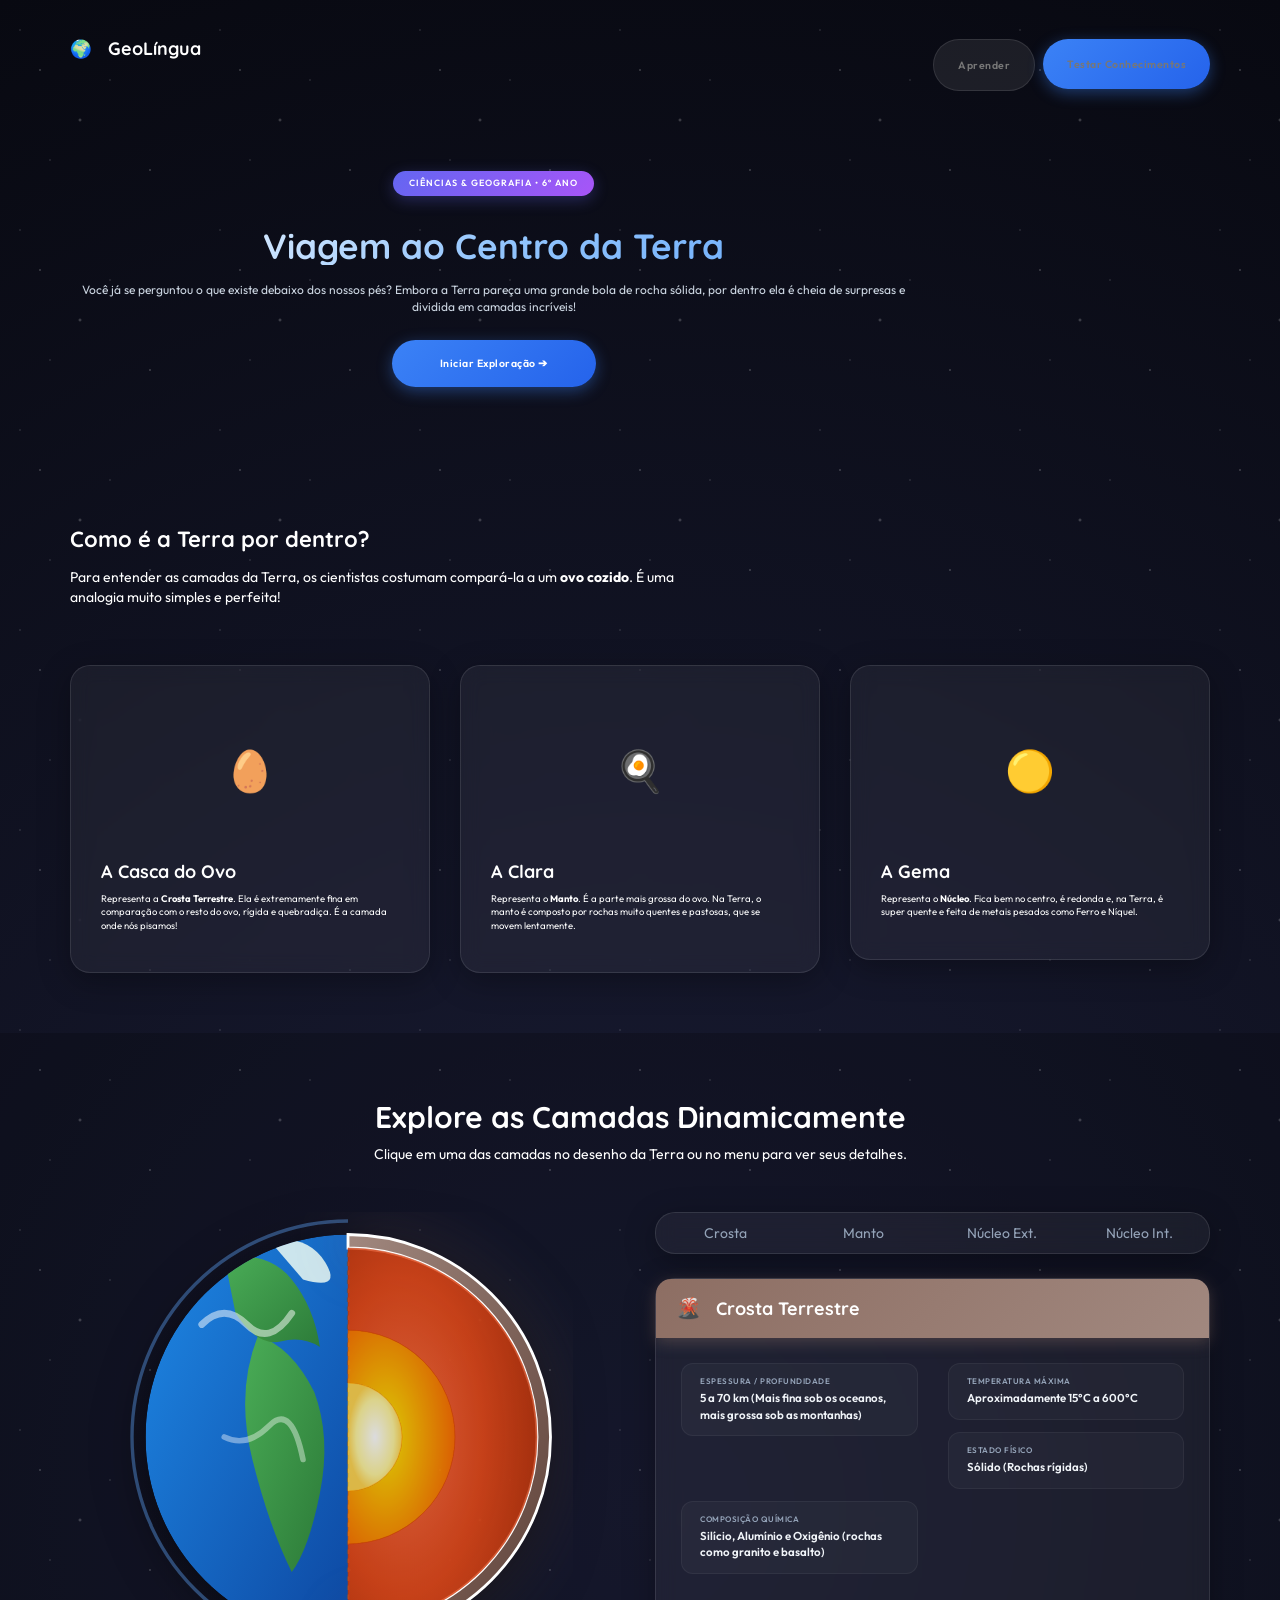
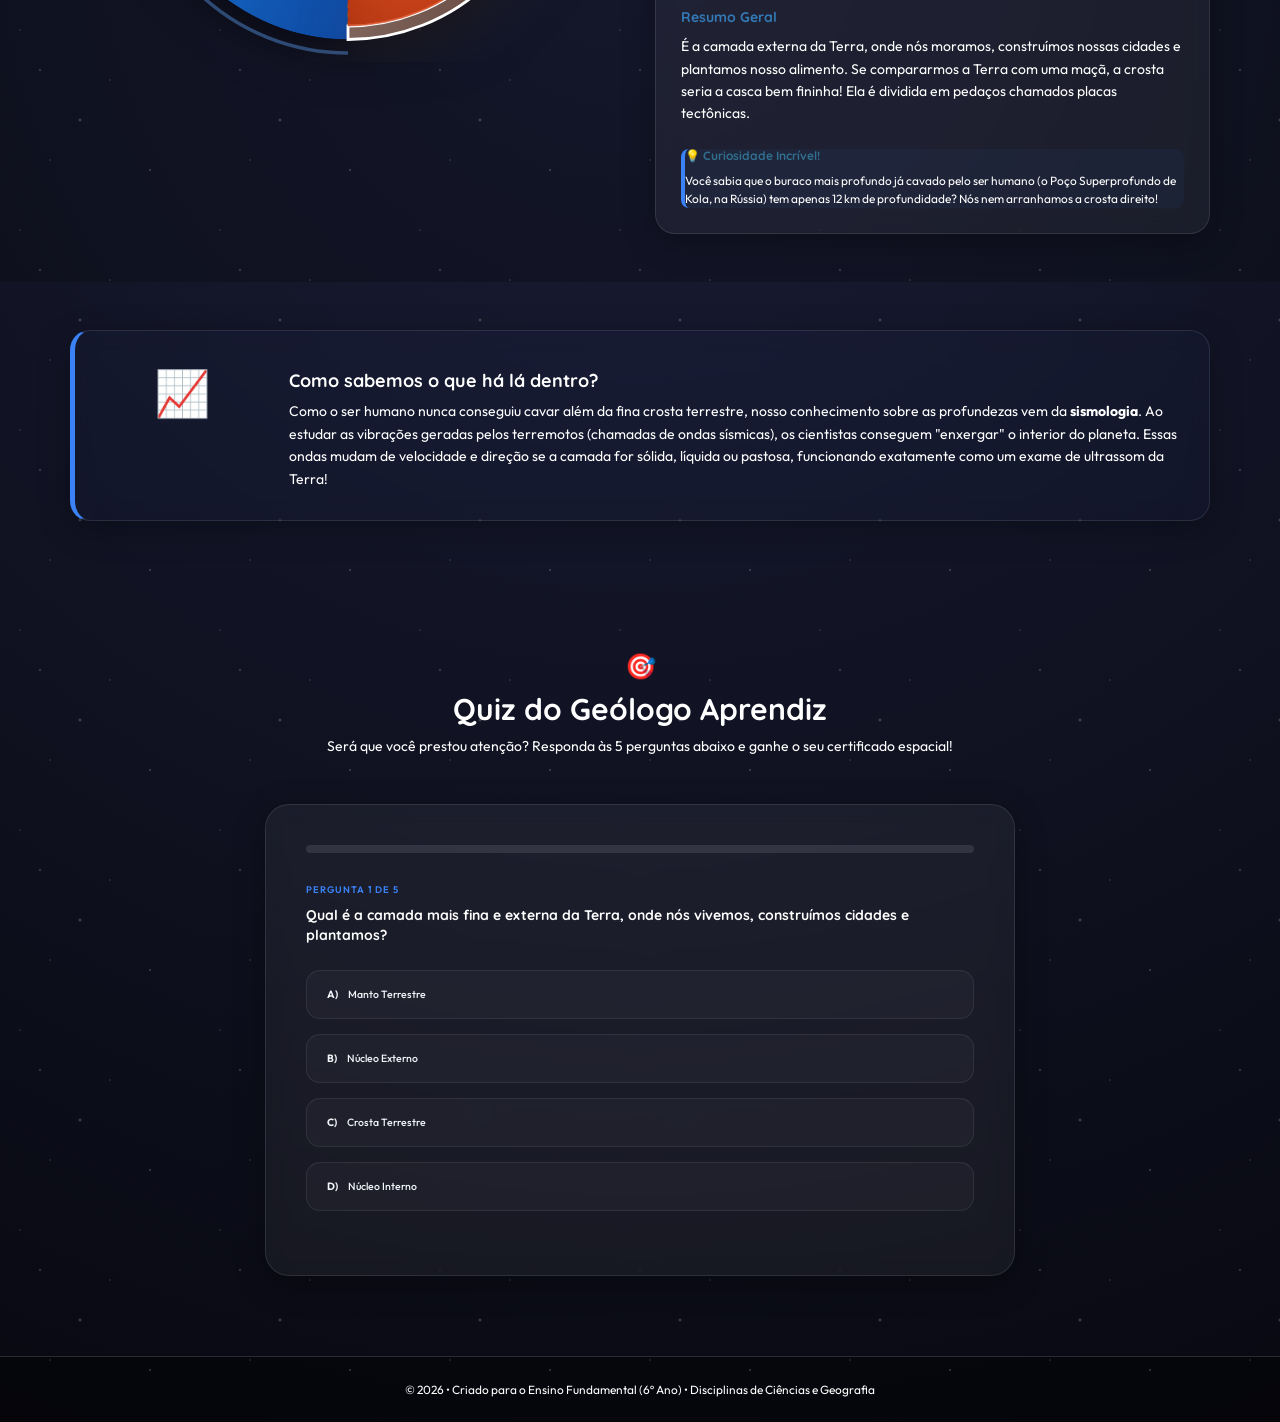
<file: A estrutura interna da Terra - Crosta, manto e núcleo/index.html>
<!DOCTYPE html>
<html lang="pt-BR">

<head>
  <meta charset="UTF-8">
  <meta name="viewport" content="width=device-width, initial-scale=1.0">
  <title>A Estrutura Interna da Terra - Ciências e Geografia (6º Ano)</title>
  <meta name="description"
    content="Aprenda sobre a Crosta, Manto e Núcleo da Terra de forma interativa com animações, curiosidades e um super quiz para o 6º ano do Ensino Fundamental.">

  <!-- Bootstrap 5 CSS -->
  <link rel="stylesheet" href="../bootstrap-3.3.7-dist/css/bootstrap.min.css">
  <!-- Estilos Personalizados -->
  <link rel="stylesheet" href="css/style.css">
</head>

<body>

  <!-- Navbar -->
  <nav class="navbar navbar-default pt-4">
    <div class="container">
      <div class="navbar-header">
        <button type="button" class="navbar-toggle collapsed border-0" data-toggle="collapse" data-target="#navbarNav">
          <span class="sr-only">Alternar Navegação</span>
          <span class="icon-bar"></span>
          <span class="icon-bar"></span>
          <span class="icon-bar"></span>
        </button>
        <a class="navbar-brand d-flex align-items-center gap-2" href="#">
          <span class="fs-3">🌍</span>
          <span class="fw-bold" style="font-family: var(--font-title);">GeoLíngua</span>
        </a>
      </div>
      <div class="collapse navbar-collapse justify-content-end" id="navbarNav">
        <ul class="nav navbar-nav navbar-right gap-2">
          <li>
            <a class="btn btn-secondary-custom btn-nav px-4" href="#aprender">Aprender</a>
          </li>
          <li>
            <a class="btn btn-primary-custom btn-nav px-4" href="#quiz">Testar Conhecimentos</a>
          </li>
        </ul>
      </div>
    </div>
  </nav>

  <!-- Hero Section -->
  <header class="hero-section text-center">
    <div class="container">
      <div class="row justify-content-center">
        <div class="col-lg-9">
          <div class="badge-discipline mb-3">Ciências & Geografia • 6º Ano</div>
          <h1 class="hero-title">Viagem ao Centro da Terra</h1>
          <p class="lead-text mt-3 mb-4">
            Você já se perguntou o que existe debaixo dos nossos pés? Embora a Terra pareça uma grande bola de rocha
            sólida, por dentro ela é cheia de surpresas e dividida em camadas incríveis!
          </p>
          <a href="#aprender" class="btn btn-primary-custom btn-nav px-5 py-3">Iniciar Exploração ➔</a>
        </div>
      </div>
    </div>
  </header>

  <!-- Seção de Analogia do Ovo -->
  <section id="aprender" class="analogy-section">
    <div class="container">
      <div class="row align-items-center mb-5">
        <div class="col-md-7">
          <h2 class="text-white mb-3" style="font-size: 2.2rem;">Como é a Terra por dentro?</h2>
          <p class="text-slate-300 fs-5">
            Para entender as camadas da Terra, os cientistas costumam compará-la a um <strong>ovo cozido</strong>. É uma
            analogia muito simples e perfeita!
          </p>
        </div>
      </div>

      <div class="row g-4">
        <!-- Casca = Crosta -->
        <div class="col-md-4">
          <div class="glass-card analogy-card text-center text-md-start">
            <div class="analogy-img-container mb-3">
              <span style="font-size: 4rem;">🥚</span>
            </div>
            <h4 class="text-white">A Casca do Ovo</h4>
            <p class="text-secondary" style="font-size: 0.95rem;">
              Representa a <strong>Crosta Terrestre</strong>. Ela é extremamente fina em comparação com o resto do ovo,
              rígida e quebradiça. É a camada onde nós pisamos!
            </p>
          </div>
        </div>
        <!-- Clara = Manto -->
        <div class="col-md-4">
          <div class="glass-card analogy-card text-center text-md-start">
            <div class="analogy-img-container mb-3">
              <span style="font-size: 4rem;">🍳</span>
            </div>
            <h4 class="text-white">A Clara</h4>
            <p class="text-secondary" style="font-size: 0.95rem;">
              Representa o <strong>Manto</strong>. É a parte mais grossa do ovo. Na Terra, o manto é composto por rochas
              muito quentes e pastosas, que se movem lentamente.
            </p>
          </div>
        </div>
        <!-- Gema = Núcleo -->
        <div class="col-md-4">
          <div class="glass-card analogy-card text-center text-md-start">
            <div class="analogy-img-container mb-3">
              <span style="font-size: 4rem;">🟡</span>
            </div>
            <h4 class="text-white">A Gema</h4>
            <p class="text-secondary" style="font-size: 0.95rem;">
              Representa o <strong>Núcleo</strong>. Fica bem no centro, é redonda e, na Terra, é super quente e feita de
              metais pesados como Ferro e Níquel.
            </p>
          </div>
        </div>
      </div>
    </div>
  </section>

  <!-- Seção Interativa Principal -->
  <section class="py-5" style="background: rgba(0,0,0,0.2);">
    <div class="container">
      <div class="text-center mb-5">
        <h2 class="text-white">Explore as Camadas Dinamicamente</h2>
        <p class="text-secondary">Clique em uma das camadas no desenho da Terra ou no menu para ver seus detalhes.</p>
      </div>

      <div class="row align-items-center g-5">
        <!-- Coluna da Esquerda: SVG da Terra -->
        <div class="col-lg-6 text-center">
          <div class="earth-svg-container">
            <!-- Atmosfera / Glow de Fundo -->
            <svg class="earth-svg" viewBox="0 0 400 400" width="400" height="400" xmlns="http://www.w3.org/2000/svg">
              <defs>
                <!-- Gradiente do Espaço / Estrelas -->
                <radialGradient id="spaceGlow" cx="50%" cy="50%" r="50%">
                  <stop offset="0%" stop-color="#2a3056" stop-opacity="0.3" />
                  <stop offset="100%" stop-color="#0b0d19" stop-opacity="0" />
                </radialGradient>

                <!-- Gradientes das Camadas -->
                <linearGradient id="crustGrad" x1="0%" y1="0%" x2="100%" y2="100%">
                  <stop offset="0%" stop-color="#a1887f" />
                  <stop offset="100%" stop-color="#5d4037" />
                </linearGradient>

                <radialGradient id="mantleGrad" cx="30%" cy="50%" r="70%">
                  <stop offset="0%" stop-color="#ff7043" />
                  <stop offset="60%" stop-color="#e64a19" />
                  <stop offset="100%" stop-color="#bf360c" />
                </radialGradient>

                <radialGradient id="outerCoreGrad" cx="35%" cy="50%" r="65%">
                  <stop offset="0%" stop-color="#ffea00" />
                  <stop offset="60%" stop-color="#ffa000" />
                  <stop offset="100%" stop-color="#ff6f00" />
                </radialGradient>

                <radialGradient id="innerCoreGrad" cx="50%" cy="50%" r="50%">
                  <stop offset="0%" stop-color="#ffffff" />
                  <stop offset="70%" stop-color="#fff59d" />
                  <stop offset="100%" stop-color="#ffd54f" />
                </radialGradient>

                <linearGradient id="oceanGrad" x1="0%" y1="0%" x2="100%" y2="100%">
                  <stop offset="0%" stop-color="#1e88e5" />
                  <stop offset="100%" stop-color="#0d47a1" />
                </linearGradient>

                <linearGradient id="landGrad" x1="0%" y1="0%" x2="100%" y2="100%">
                  <stop offset="0%" stop-color="#4caf50" />
                  <stop offset="100%" stop-color="#2e7d32" />
                </linearGradient>

                <!-- Clip para o Hemisfério Esquerdo (Superfície da Terra) -->
                <clipPath id="leftHemisphereClip">
                  <path d="M 200,380 A 180,180 0 0,1 200,20 Z" />
                </clipPath>
              </defs>

              <!-- Brilho Atmosférico no Fundo -->
              <circle cx="200" cy="200" r="192" fill="url(#spaceGlow)" />
              <path d="M 200,392 A 192,192 0 0,1 200,8" fill="none" stroke="#60a5fa" stroke-width="3" opacity="0.4" />

              <!-- ================= HEMISFÉRIO ESQUERDO (SUPERFÍCIE DA TERRA) ================= -->
              <g clip-path="url(#leftHemisphereClip)">
                <!-- Oceanos (Fundo Azul) -->
                <path d="M 200,380 A 180,180 0 0,1 200,20 Z" fill="url(#oceanGrad)" />

                <!-- Continentes (Silhuetas verdes simplificadas) -->
                <!-- América do Sul / Central -->
                <path d="M 120,110 Q 100,160 115,220 T 150,320 Q 165,300 175,250 T 170,160 Q 150,120 120,110 Z"
                  fill="url(#landGrad)" opacity="0.95" />
                <!-- América do Norte / Parte da Groenlândia -->
                <path d="M 90,40 Q 130,35 150,60 T 175,120 Q 160,110 140,115 T 100,90 Z" fill="url(#landGrad)"
                  opacity="0.95" />
                <path d="M 130,25 Q 165,20 180,45 T 160,60 Z" fill="#e0f2f1" opacity="0.9" />
                <!-- Gelo da Groenlândia -->

                <!-- Nuvens decorativas (Brancas com transparência) -->
                <path d="M 70,100 Q 90,80 110,100 T 150,90" fill="none" stroke="#ffffff" stroke-width="6"
                  stroke-linecap="round" opacity="0.5" />
                <path d="M 90,200 Q 110,210 130,190 T 160,220" fill="none" stroke="#ffffff" stroke-width="5"
                  stroke-linecap="round" opacity="0.4" />
              </g>

              <!-- Linha divisória vertical (Efeito de Corte 3D) -->
              <line x1="200" y1="20" x2="200" y2="380" stroke="#475569" stroke-width="2" stroke-dasharray="4 4" />

              <!-- ================= HEMISFÉRIO DIREITO (ESTRUTURA INTERNA - INTERATIVO) ================= -->

              <!-- 1. CROSTA TERRESTRE (Camada mais externa) -->
              <path id="svg-crust" class="interactive-layer" data-layer="crust"
                d="M 200,20 A 180,180 0 0,1 200,380 L 200,368 A 168,168 0 0,0 200,32 Z" fill="url(#crustGrad)"
                stroke="#4e342e" stroke-width="0.5" />

              <!-- 2. MANTO (Camada pastosa intermediária) -->
              <path id="svg-mantle" class="interactive-layer" data-layer="mantle"
                d="M 200,32 A 168,168 0 0,1 200,368 L 200,295 A 95,95 0 0,0 200,105 Z" fill="url(#mantleGrad)"
                stroke="#bf360c" stroke-width="0.5" />

              <!-- 3. NÚCLEO EXTERNO (Camada metálica líquida) -->
              <path id="svg-outer-core" class="interactive-layer" data-layer="outer-core"
                d="M 200,105 A 95,95 0 0,1 200,295 L 200,248 A 48,48 0 0,0 200,152 Z" fill="url(#outerCoreGrad)"
                stroke="#e65100" stroke-width="0.5" />

              <!-- 4. NÚCLEO INTERNO (Centro metálico sólido) -->
              <path id="svg-inner-core" class="interactive-layer pulse" data-layer="inner-core"
                d="M 200,152 A 48,48 0 0,1 200,248 Z" fill="url(#innerCoreGrad)" stroke="#ffb300" stroke-width="0.5" />
            </svg>
          </div>
        </div>

        <!-- Coluna da Direita: Menu de seleção e Ficha Informativa -->
        <div class="col-lg-6">
          <!-- Botões rápidos de seleção -->
          <div class="list-group list-group-horizontal-md mb-4 glass-card p-2">
            <a href="#" class="list-group-item list-group-item-action text-center rounded-3 border-0 py-2"
              data-layer="crust">Crosta</a>
            <a href="#" class="list-group-item list-group-item-action text-center rounded-3 border-0 py-2"
              data-layer="mantle">Manto</a>
            <a href="#" class="list-group-item list-group-item-action text-center rounded-3 border-0 py-2"
              data-layer="outer-core">Núcleo Ext.</a>
            <a href="#" class="list-group-item list-group-item-action text-center rounded-3 border-0 py-2"
              data-layer="inner-core">Núcleo Int.</a>
          </div>

          <!-- Ficha Informativa Dinâmica -->
          <div class="info-panel glass-card overflow-hidden">
            <div id="info-header" class="info-layer-header header-crust">
              <span id="info-icon" class="fs-2">🌋</span>
              <h3 id="info-name" class="text-white">Crosta Terrestre</h3>
            </div>

            <div class="info-layer-body">
              <!-- Grid de Estatísticas Rápidas -->
              <div class="row g-3 mb-4">
                <div class="col-sm-6">
                  <div class="stat-item">
                    <div class="stat-label">Espessura / Profundidade</div>
                    <div id="stat-thickness" class="stat-value">-</div>
                  </div>
                </div>
                <div class="col-sm-6">
                  <div class="stat-item">
                    <div class="stat-label">Temperatura Máxima</div>
                    <div id="stat-temp" class="stat-value">-</div>
                  </div>
                </div>
                <div class="col-sm-6">
                  <div class="stat-item">
                    <div class="stat-label">Estado Físico</div>
                    <div id="stat-state" class="stat-value">-</div>
                  </div>
                </div>
                <div class="col-sm-6">
                  <div class="stat-item">
                    <div class="stat-label">Composição Química</div>
                    <div id="stat-composition" class="stat-value">-</div>
                  </div>
                </div>
              </div>

              <!-- Descrição Textual -->
              <h5 class="text-primary mb-2">Resumo Geral</h5>
              <p id="info-summary" class="text-slate-300 mb-4" style="line-height: 1.6;"></p>

              <!-- Caixa de Curiosidade Lúdica -->
              <div class="p-3 rounded-3" style="background: rgba(59, 130, 246, 0.05); border-left: 4px solid #3b82f6;">
                <h6 class="text-info fw-bold mb-1">💡 Curiosidade Incrível!</h6>
                <p id="info-curiosity" class="text-slate-300 m-0 small" style="line-height: 1.5;"></p>
              </div>
            </div>
          </div>
        </div>
      </div>
    </div>
  </section>

  <!-- Como os Cientistas Descobriram? -->
  <section class="py-5">
    <div class="container">
      <div class="glass-card study-card">
        <div class="row align-items-center">
          <div class="col-md-2 text-center mb-3 mb-md-0">
            <span style="font-size: 4.5rem;">📈</span>
          </div>
          <div class="col-md-10">
            <h4 class="text-white mb-2">Como sabemos o que há lá dentro?</h4>
            <p class="text-secondary m-0" style="line-height: 1.6;">
              Como o ser humano nunca conseguiu cavar além da fina crosta terrestre, nosso conhecimento sobre as
              profundezas vem da <strong>sismologia</strong>. Ao estudar as vibrações geradas pelos terremotos (chamadas
              de ondas sísmicas), os cientistas conseguem "enxergar" o interior do planeta. Essas ondas mudam de
              velocidade e direção se a camada for sólida, líquida ou pastosa, funcionando exatamente como um exame de
              ultrassom da Terra!
            </p>
          </div>
        </div>
      </div>
    </div>
  </section>

  <!-- Seção do Quiz -->
  <section id="quiz" class="quiz-section">
    <div class="container">
      <div class="text-center mb-5">
        <span class="fs-1">🎯</span>
        <h2 class="text-white mt-2">Quiz do Geólogo Aprendiz</h2>
        <p class="text-secondary">Será que você prestou atenção? Responda às 5 perguntas abaixo e ganhe o seu
          certificado espacial!</p>
      </div>

      <!-- Card do Quiz -->
      <div class="glass-card quiz-card">
        <!-- Barra de Progresso -->
        <div class="progress-container">
          <div id="progress-bar-fill" class="progress-bar-fill"></div>
        </div>

        <!-- Conteúdo do Quiz (Dinâmico via JS) -->
        <div id="quiz-card-content">
          <div id="question-number" class="quiz-question-number">Pergunta 1 de 5</div>
          <h3 id="question-text" class="quiz-question-text">-</h3>

          <!-- Container de Opções -->
          <div id="options-container" class="quiz-options">
            <!-- Os botões serão inseridos dinamicamente -->
          </div>

          <!-- Container do Feedback Instantâneo -->
          <div id="feedback-container"></div>

          <!-- Botão de Próximo -->
          <div class="text-end mt-4">
            <button id="next-question-btn" class="btn btn-primary-custom btn-nav d-none">Próxima Pergunta ➔</button>
          </div>
        </div>

        <!-- Tela de Resultados Finais (Oculta por padrão) -->
        <div id="quiz-results-content" class="results-card d-none">
          <div id="score-badge" class="badge-image">🌍</div>
          <h2 id="score-title" class="text-white mb-3">Título</h2>
          <p id="score-text" class="score-text mb-4"></p>
          <button id="restart-quiz-btn" class="btn btn-primary-custom btn-nav px-5 py-3">Tentar Novamente 🔄</button>
        </div>
      </div>
    </div>
  </section>

  <!-- Rodapé -->
  <footer class="py-4 border-top border-dark text-center" style="background: rgba(0,0,0,0.4);">
    <div class="container">
      <p class="text-slate-500 m-0 small">
        © 2026 • Criado para o Ensino Fundamental (6º Ano) • Disciplinas de Ciências e Geografia
      </p>
    </div>
  </footer>

  <!-- Bootstrap 5 Bundle JS (inclui Popper) -->
  <script src="../bootstrap-3.3.7-dist/js/bootstrap.min.js"></script>
  <!-- Lógica da Aplicação -->
  <script src="js/app.js"></script>
</body>

</html>
</file>
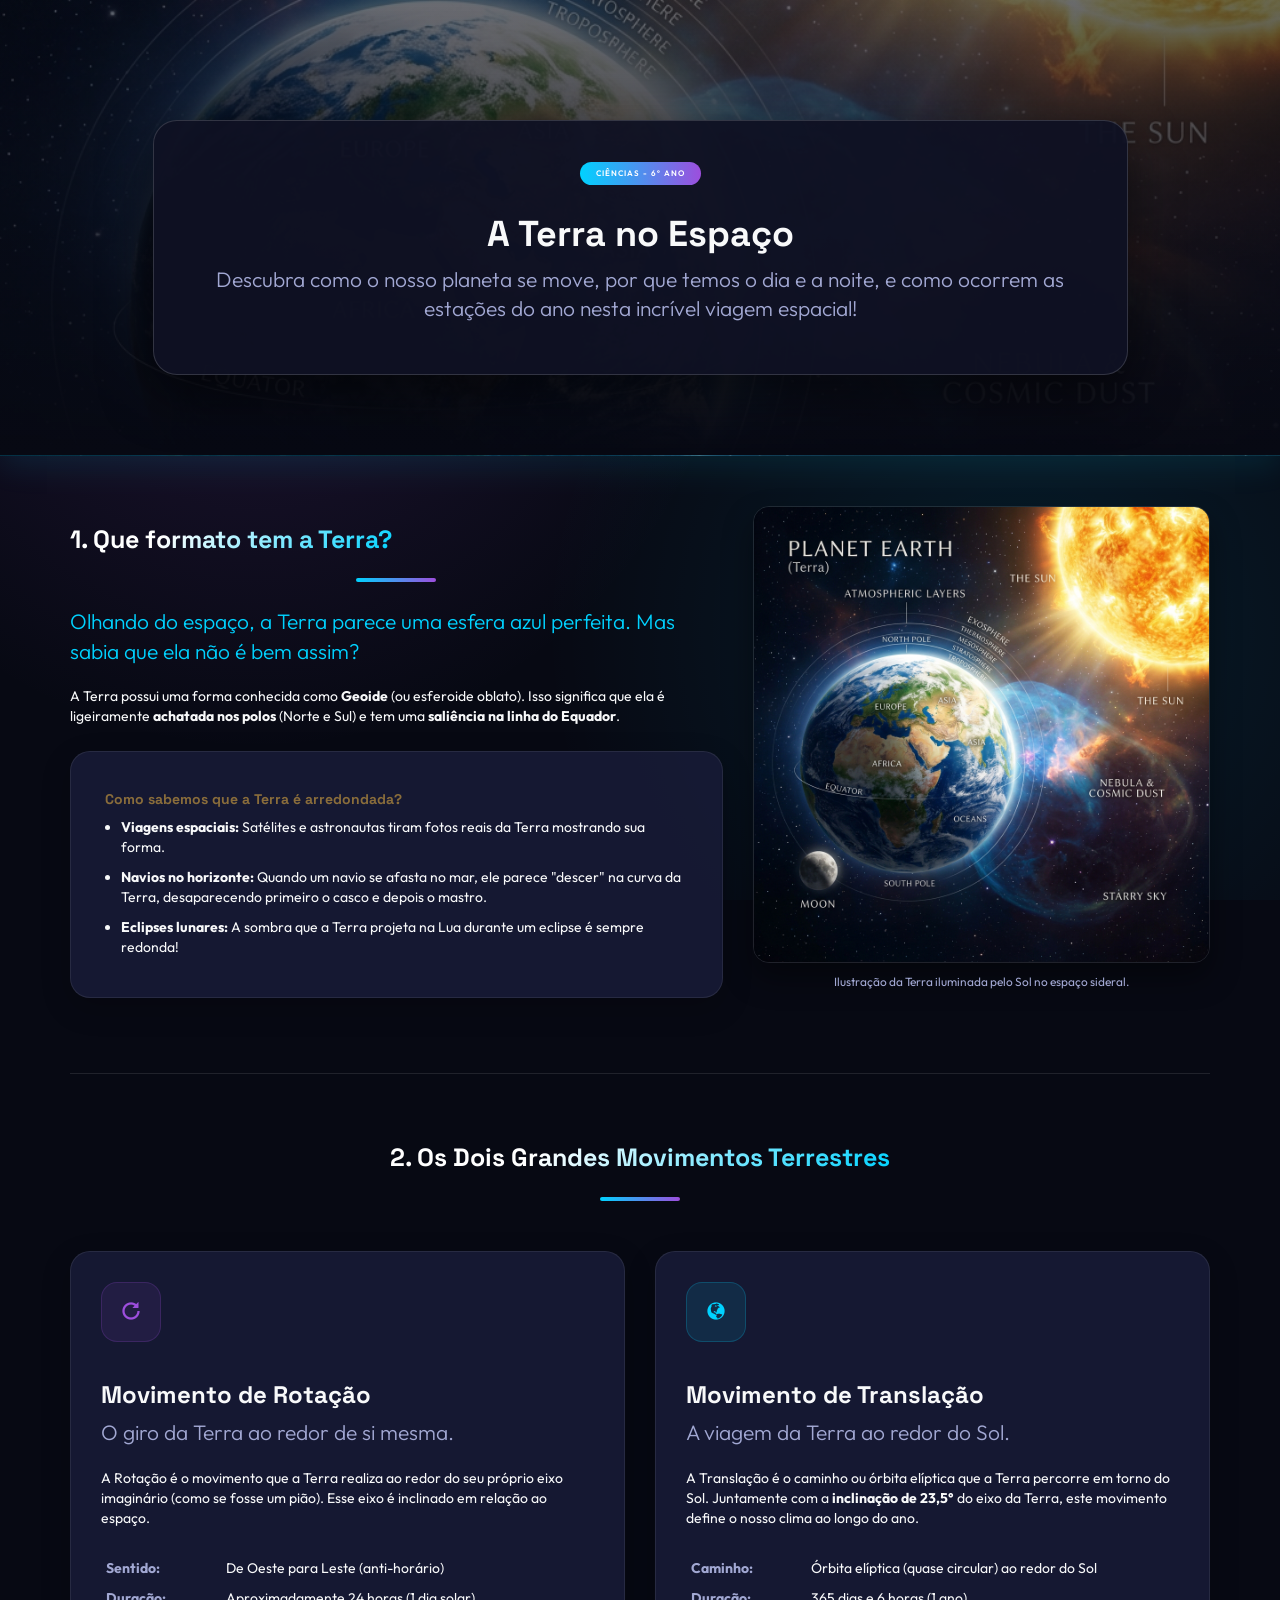
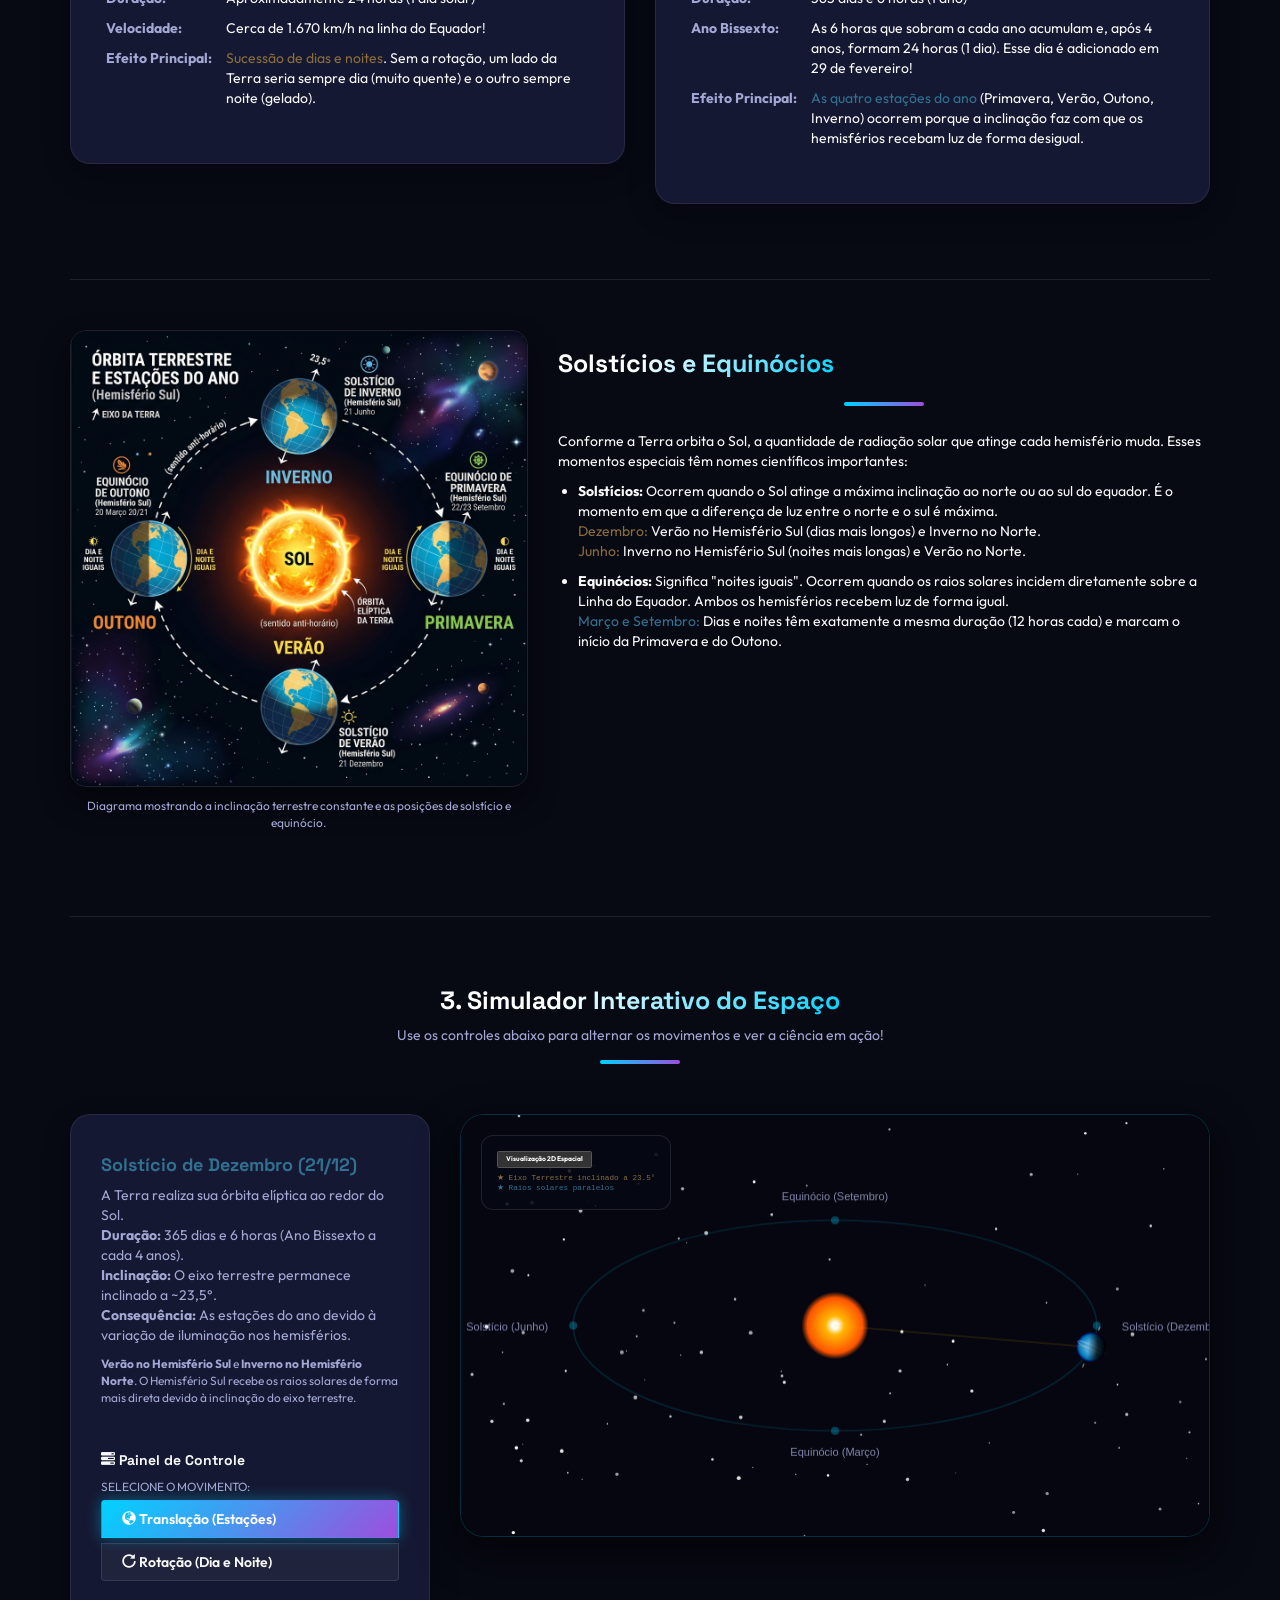
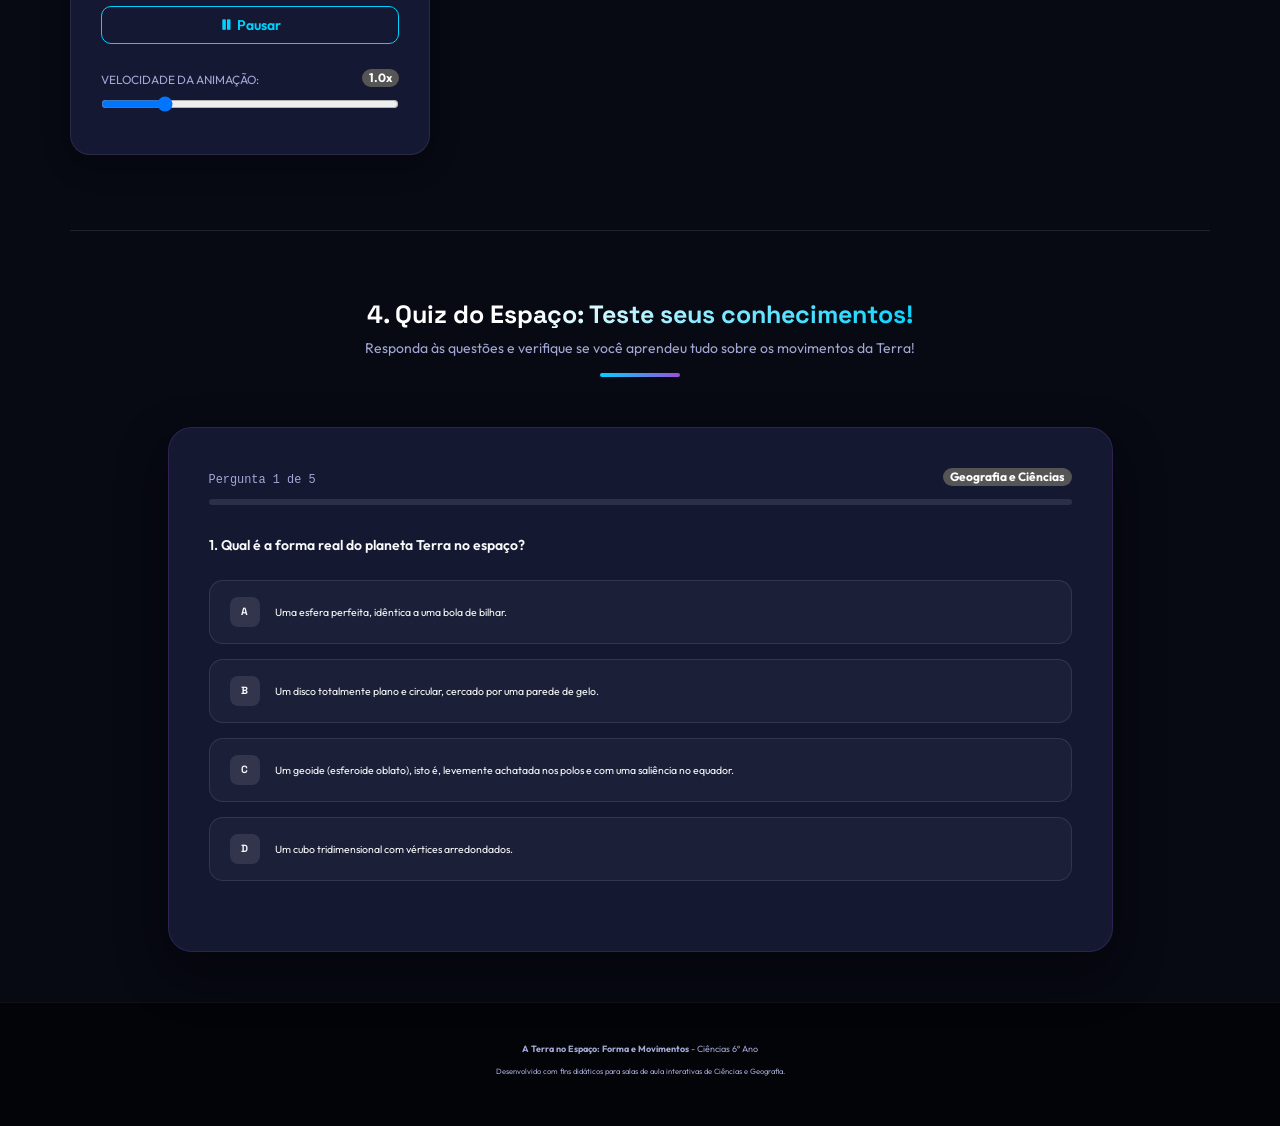
<file: A Terra no Espaço Forma e movimentos/index.html>
<!DOCTYPE html>
<html lang="pt-BR">

<head>
  <meta charset="UTF-8">
  <meta name="viewport" content="width=device-width, initial-scale=1.0">
  <title>A Terra no Espaço: Forma e Movimentos</title>
  <!-- Bootstrap CSS -->
  <link rel="stylesheet" href="../bootstrap-3.3.7-dist/css/bootstrap.min.css">
  <!-- Custom CSS -->
  <link rel="stylesheet" href="lib/css/style.css">
</head>

<body>

  <!-- Hero Header -->
  <header class="hero-section text-center">
    <div class="container">
      <div class="row">
        <div class="col-lg-10 col-lg-offset-1 col-md-10 col-md-offset-1 col-sm-12 hero-card fade-in-element">
          <span class="badge-custom margin-bottom-sm">Ciências - 6º Ano</span>
          <h1 class="margin-bottom-sm">A Terra no Espaço</h1>
          <p class="lead margin-bottom-sm text-muted-custom">
            Descubra como o nosso planeta se move, por que temos o dia e a noite,
            e como ocorrem as estações do ano nesta incrível viagem espacial!
          </p>
        </div>
      </div>
    </div>
  </header>

  <!-- Main Content -->
  <main class="container">

    <!-- Introdução & Forma da Terra -->
    <section class="row section-spacing fade-in-element">
      <div class="col-md-7 col-sm-12 margin-bottom-md">
        <div class="section-title text-left margin-bottom-md" style="text-align: left;">
          <h2>1. Que formato tem a Terra?</h2>
        </div>
        <p class="lead text-primary-custom">
          Olhando do espaço, a Terra parece uma esfera azul perfeita. Mas sabia que ela não é bem assim?
        </p>
        <p>
          A Terra possui uma forma conhecida como <strong>Geoide</strong> (ou esferoide oblato). Isso significa que ela
          é ligeiramente <strong>achatada nos polos</strong> (Norte e Sul) e tem uma <strong>saliência na linha do Equador</strong>.
        </p>
        <div class="info-card margin-top-md">
          <h5 class="text-warning"><span class="glyphicon glyphicon-compass"></span> Como sabemos que a Terra é arredondada?</h5>
          <ul class="margin-top-sm" style="padding-left: 20px;">
            <li class="margin-bottom-sm"><strong>Viagens espaciais:</strong> Satélites e astronautas tiram fotos reais da Terra mostrando sua forma.</li>
            <li class="margin-bottom-sm"><strong>Navios no horizonte:</strong> Quando um navio se afasta no mar, ele parece "descer" na curva da Terra, desaparecendo primeiro o casco e depois o mastro.</li>
            <li class="margin-bottom-sm"><strong>Eclipses lunares:</strong> A sombra que a Terra projeta na Lua durante um eclipse é sempre redonda!</li>
          </ul>
        </div>
      </div>
      <div class="col-md-5 col-sm-12 text-center">
        <img src="lib/images/earth_space_cover.png" alt="O planeta Terra no espaço" class="img-responsive img-educational center-block">
        <p class="text-center text-muted-custom small margin-top-sm">Ilustração da Terra iluminada pelo Sol no espaço sideral.</p>
      </div>
    </section>

    <hr style="border-color: rgba(255, 255, 255, 0.1);">

    <!-- Movimentos: Rotação e Translação -->
    <section class="section-spacing">
      <div class="section-title">
        <h2>2. Os Dois Grandes Movimentos Terrestres</h2>
      </div>

      <div class="row">
        <!-- Rotação Card -->
        <div class="col-lg-6 col-md-6 col-sm-12 margin-bottom-md">
          <div class="info-card">
            <div class="icon-wrapper icon-rotation">
              <span class="glyphicon glyphicon-repeat"></span>
            </div>
            <h3>Movimento de Rotação</h3>
            <p class="lead text-muted-custom">O giro da Terra ao redor de si mesma.</p>
            <p>
              A Rotação é o movimento que a Terra realiza ao redor do seu próprio eixo imaginário (como se fosse um pião).
              Esse eixo é inclinado em relação ao espaço.
            </p>
            <div class="table-responsive">
              <table class="table table-condensed" style="border: 0; margin-top: 15px; background: transparent; color: #f8f9fa;">
                <tbody>
                  <tr>
                    <td class="text-muted-custom" style="width: 120px; border: 0;"><strong>Sentido:</strong></td>
                    <td style="border: 0;">De Oeste para Leste (anti-horário)</td>
                  </tr>
                  <tr>
                    <td class="text-muted-custom" style="border: 0;"><strong>Duração:</strong></td>
                    <td style="border: 0;">Aproximadamente 24 horas (1 dia solar)</td>
                  </tr>
                  <tr>
                    <td class="text-muted-custom" style="border: 0;"><strong>Velocidade:</strong></td>
                    <td style="border: 0;">Cerca de 1.670 km/h na linha do Equador!</td>
                  </tr>
                  <tr>
                    <td class="text-muted-custom" style="border: 0;"><strong>Efeito Principal:</strong></td>
                    <td style="border: 0;"><span class="text-warning">Sucessão de dias e noites</span>. Sem a rotação, um lado da Terra seria sempre dia (muito quente) e o outro sempre noite (gelado).</td>
                  </tr>
                </tbody>
              </table>
            </div>
          </div>
        </div>

        <!-- Translação Card -->
        <div class="col-lg-6 col-md-6 col-sm-12 margin-bottom-md">
          <div class="info-card">
            <div class="icon-wrapper">
              <span class="glyphicon glyphicon-globe"></span>
            </div>
            <h3>Movimento de Translação</h3>
            <p class="lead text-muted-custom">A viagem da Terra ao redor do Sol.</p>
            <p>
              A Translação é o caminho ou órbita elíptica que a Terra percorre em torno do Sol. Juntamente com a
              <strong>inclinação de 23,5°</strong> do eixo da Terra, este movimento define o nosso clima ao longo do ano.
            </p>
            <div class="table-responsive">
              <table class="table table-condensed" style="border: 0; margin-top: 15px; background: transparent; color: #f8f9fa;">
                <tbody>
                  <tr>
                    <td class="text-muted-custom" style="width: 120px; border: 0;"><strong>Caminho:</strong></td>
                    <td style="border: 0;">Órbita elíptica (quase circular) ao redor do Sol</td>
                  </tr>
                  <tr>
                    <td class="text-muted-custom" style="border: 0;"><strong>Duração:</strong></td>
                    <td style="border: 0;">365 dias e 6 horas (1 ano)</td>
                  </tr>
                  <tr>
                    <td class="text-muted-custom" style="border: 0;"><strong>Ano Bissexto:</strong></td>
                    <td style="border: 0;">As 6 horas que sobram a cada ano acumulam e, após 4 anos, formam 24 horas (1 dia). Esse dia é
                      adicionado em 29 de fevereiro!</td>
                  </tr>
                  <tr>
                    <td class="text-muted-custom" style="border: 0;"><strong>Efeito Principal:</strong></td>
                    <td style="border: 0;"><span class="text-info">As quatro estações do ano</span> (Primavera, Verão, Outono, Inverno)
                      ocorrem porque a inclinação faz com que os hemisférios recebam luz de forma desigual.</td>
                  </tr>
                </tbody>
              </table>
            </div>
          </div>
        </div>
      </div>
    </section>

    <hr style="border-color: rgba(255, 255, 255, 0.1);">

    <!-- Diagrama das Estações -->
    <section class="row section-spacing">
      <div class="col-md-5 col-sm-12 text-center margin-bottom-md">
        <img src="lib/images/seasons_diagram.png" alt="Diagrama das Estações do Ano e Translação da Terra" class="img-responsive img-educational center-block">
        <p class="text-center text-muted-custom small margin-top-sm">Diagrama mostrando a inclinação terrestre constante e as posições de solstício e equinócio.</p>
      </div>
      <div class="col-md-7 col-sm-12">
        <div class="section-title text-left margin-bottom-md" style="text-align: left;">
          <h2>Solstícios e Equinócios</h2>
        </div>
        <p>
          Conforme a Terra orbita o Sol, a quantidade de radiação solar que atinge cada hemisfério muda. Esses momentos
          especiais têm nomes científicos importantes:
        </p>
        <ul style="padding-left: 20px;">
          <li class="margin-bottom-sm">
            <strong>Solstícios:</strong> Ocorrem quando o Sol atinge a máxima inclinação ao norte ou ao sul do equador.
            É o momento em que a diferença de luz entre o norte e o sul é máxima.
            <br><span class="text-warning">Dezembro:</span> Verão no Hemisfério Sul (dias mais longos) e Inverno no Norte.
            <br><span class="text-warning">Junho:</span> Inverno no Hemisfério Sul (noites mais longas) e Verão no Norte.
          </li>
          <li class="margin-bottom-sm">
            <strong>Equinócios:</strong> Significa "noites iguais". Ocorrem quando os raios solares incidem diretamente
            sobre a Linha do Equador. Ambos os hemisférios recebem luz de forma igual.
            <br><span class="text-info">Março e Setembro:</span> Dias e noites têm exatamente a mesma duração (12 horas cada) e marcam o início da Primavera e do Outono.
          </li>
        </ul>
      </div>
    </section>

    <hr style="border-color: rgba(255, 255, 255, 0.1);">

    <!-- Interactive Simulator Section -->
    <section class="section-spacing">
      <div class="section-title">
        <h2>3. Simulador Interativo do Espaço</h2>
        <p class="text-muted-custom">Use os controles abaixo para alternar os movimentos e ver a ciência em ação!</p>
      </div>

      <div class="row">
        <!-- Simulation controls & Info -->
        <div class="col-lg-4 col-md-4 col-sm-12 margin-bottom-md">
          <div class="info-card">
            <div>
              <h4 id="seasonText" class="margin-bottom-sm text-warning">Carregando Simulação...</h4>
              <p id="descText" class="text-muted-custom margin-bottom-md">
                A simulação em canvas está inicializando. Selecione Rotação ou Translação no painel de controle.
              </p>
            </div>

            <div class="margin-top-lg">
              <h5 class="text-light margin-bottom-sm"><span class="glyphicon glyphicon-tasks"></span> Painel de Controle</h5>

              <!-- Mode selection -->
              <div class="margin-bottom-md">
                <span class="d-block small text-muted-custom margin-bottom-sm" style="display: block; font-size: 0.85em; margin-bottom: 5px;">SELECIONE O MOVIMENTO:</span>
                <div class="btn-group-vertical btn-block">
                  <button id="btnModeTranslation" class="btn btn-space active btn-block" style="text-align: left;">
                    <span class="glyphicon glyphicon-globe"></span> Translação (Estações)
                  </button>
                  <button id="btnModeRotation" class="btn btn-space btn-block" style="text-align: left; margin-top: 5px;">
                    <span class="glyphicon glyphicon-repeat"></span> Rotação (Dia e Noite)
                  </button>
                </div>
              </div>

              <!-- Control Buttons -->
              <div class="margin-bottom-md">
                <button id="btnPlayPause" class="btn btn-space-outline btn-block">
                  <span class="glyphicon glyphicon-pause"></span> Pausar
                </button>
              </div>

              <!-- Speed Slider -->
              <div class="margin-bottom-sm">
                <div style="margin-bottom: 5px;">
                  <span class="small text-muted-custom" style="font-size: 0.85em;">VELOCIDADE DA ANIMAÇÃO:</span>
                  <span id="speedValue" class="badge pull-right" style="background-color: #555;">1.0x</span>
                </div>
                <input type="range" class="form-range" id="speedSlider" min="0.5" max="3" step="0.5" value="1">
              </div>
            </div>
          </div>
        </div>

        <!-- Canvas viewport -->
        <div class="col-lg-8 col-md-8 col-sm-12">
          <div class="simulation-container">
            <div class="simulation-canvas-wrapper">
              <canvas id="simCanvas"></canvas>
              <div class="sim-overlay-info">
                <span class="label label-default" style="display: inline-block; background-color: #333; border: 1px solid #555; padding: 4px 8px;">Visualização 2D Espacial</span>
                <div class="margin-top-sm text-warning" style="font-family: monospace; font-size: 0.85em; margin-top: 5px;">★ Eixo Terrestre inclinado a 23.5°</div>
                <div class="text-info" style="font-family: monospace; font-size: 0.85em;">★ Raios solares paralelos</div>
              </div>
            </div>
          </div>
        </div>
      </div>
    </section>

    <hr style="border-color: rgba(255, 255, 255, 0.1);">

    <!-- Quiz Section -->
    <section class="row section-spacing" id="quiz-section">
      <div class="col-lg-10 col-lg-offset-1 col-md-10 col-md-offset-1 col-sm-12">
        <div class="section-title">
          <h2>4. Quiz do Espaço: Teste seus conhecimentos!</h2>
          <p class="text-muted-custom">Responda às questões e verifique se você aprendeu tudo sobre os movimentos da Terra!</p>
        </div>

        <div class="quiz-card">
          <!-- Progress tracker -->
          <div class="margin-bottom-sm">
            <span id="quiz-progress-text" class="small text-muted-custom" style="font-family: monospace;">Carregando Quiz...</span>
            <span class="badge pull-right" style="background-color: #555;">Geografia e Ciências</span>
            <div class="clearfix"></div>
          </div>
          <div class="quiz-progress">
            <div id="quiz-progress-bar" class="quiz-progress-bar"></div>
          </div>

          <!-- Active Question View -->
          <div id="quiz-active-view">
            <div id="question-text" class="quiz-question">
              Carregando a primeira pergunta...
            </div>

            <div id="options-container" class="quiz-options">
              <!-- Rendered via JavaScript -->
            </div>

            <!-- Feedback section (Hidden initially) -->
            <div id="feedback-box" class="feedback-box">
              <h4 id="feedback-title" class="margin-bottom-sm" style="font-weight: bold;">Título do Feedback</h4>
              <p id="feedback-text" class="margin-bottom-sm small">Texto explicativo da questão.</p>
            </div>

            <!-- Action buttons -->
            <div class="text-right">
              <button id="btn-next-question" class="btn btn-space" style="display: none;">
                Próxima Pergunta <span class="glyphicon glyphicon-arrow-right"></span>
              </button>
            </div>
          </div>

          <!-- Final Score / Result View (Hidden initially) -->
          <div id="quiz-result-view" class="quiz-result-view">
            <div class="score-badge-wrapper">
              <div id="score-circle" class="score-circle">0/5</div>
            </div>
            <h3 id="result-rank" class="result-rank">Grau de Astronauta</h3>
            <p id="result-message" class="text-muted-custom margin-bottom-md" style="padding: 0 15px;">
              Mensagem de feedback final sobre o resultado do quiz.
            </p>
            <button id="btn-restart-quiz" class="btn btn-space">
              <span class="glyphicon glyphicon-refresh"></span> Tentar Novamente
            </button>
          </div>

        </div>
      </div>
    </section>

  </main>

  <!-- Footer -->
  <footer class="text-center">
    <div class="container">
      <p class="margin-bottom-sm"><strong>A Terra no Espaço: Forma e Movimentos</strong> - Ciências 6º Ano</p>
      <p class="margin-bottom-sm small text-muted-custom">
        Desenvolvido com fins didáticos para salas de aula interativas de Ciências e Geografia.
      </p>
    </div>
  </footer>

  <!-- Bootstrap JS (Desabilitado pois não usamos recursos interativos do Bootstrap JS,
       evitando dependência externa de jQuery e melhorando performance e suporte offline) -->
  <!-- <script src="../bootstrap-3.3.7-dist/js/bootstrap.min.js"></script> -->
  
  <!-- Custom Simulation logic -->
  <script src="lib/js/simulation.js"></script>
  <!-- Custom Quiz logic -->
  <script src="lib/js/quiz.js"></script>
</body>

</html>
</file>
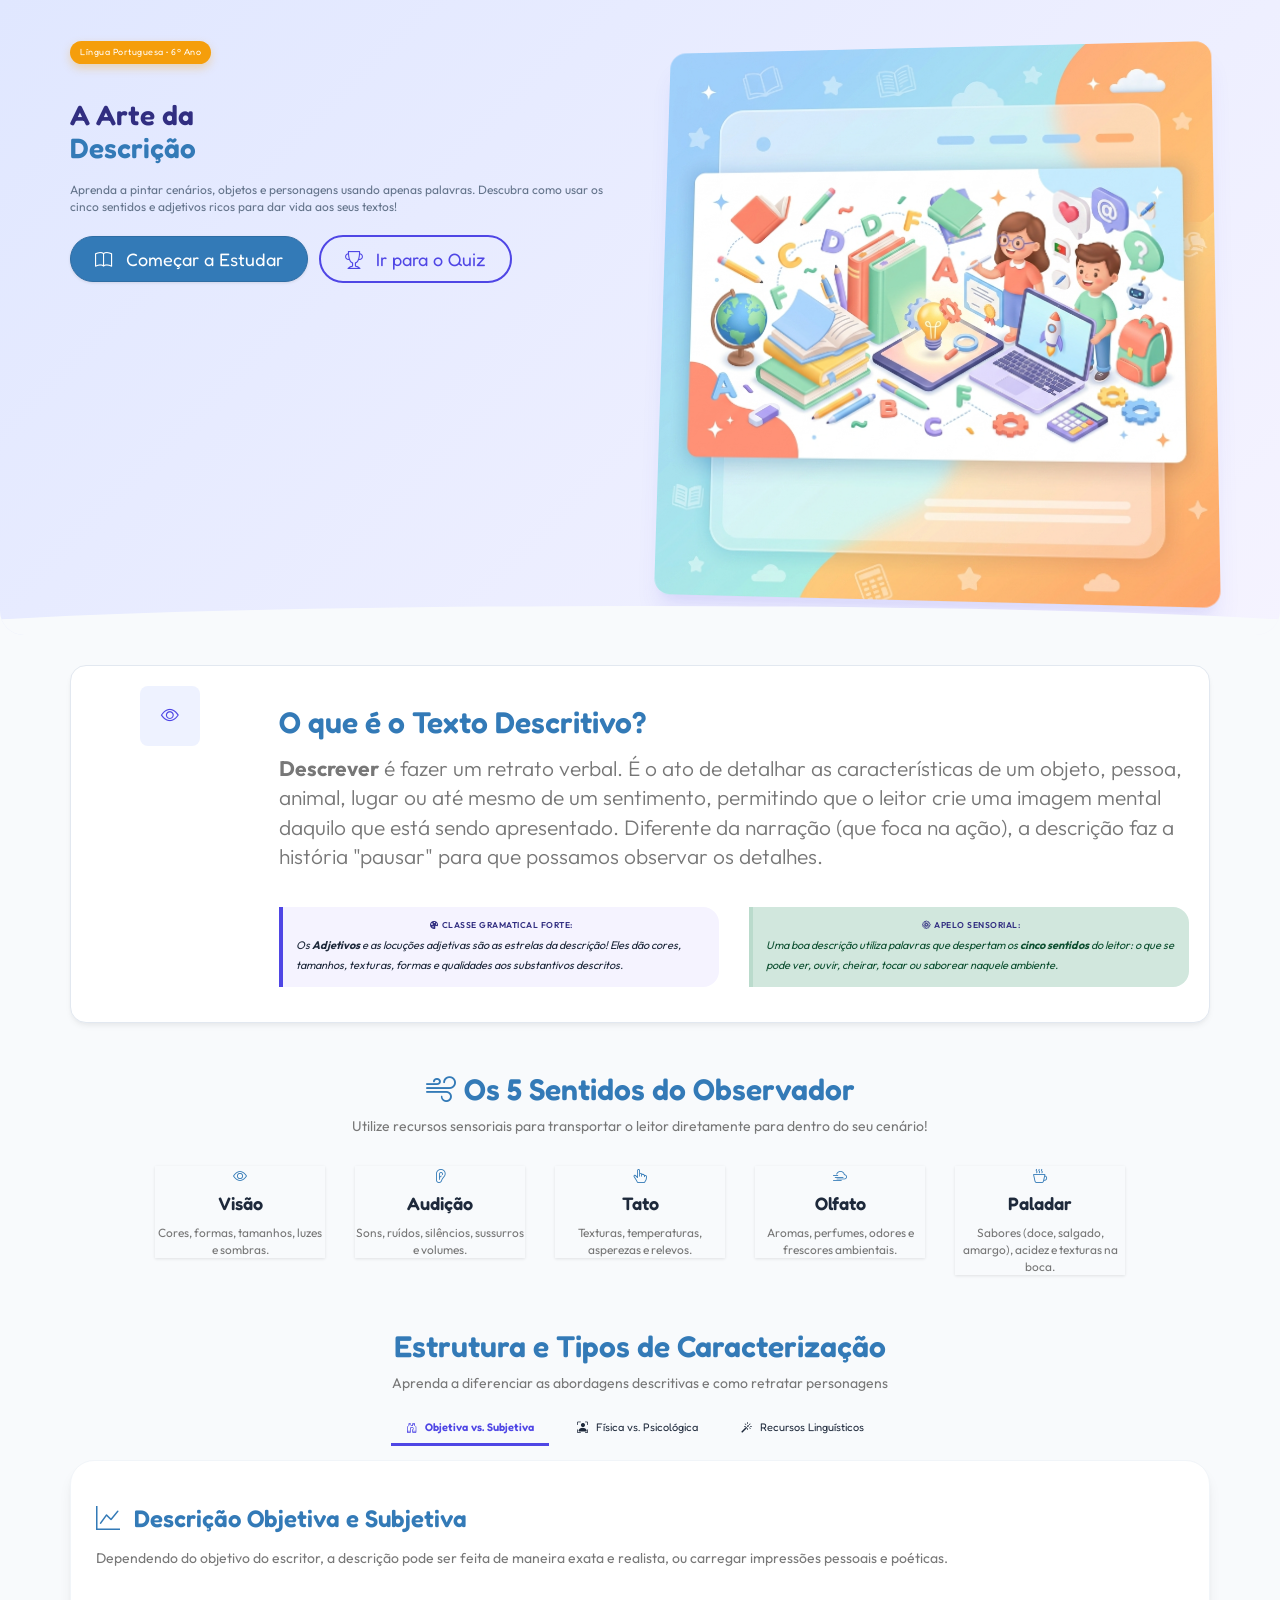
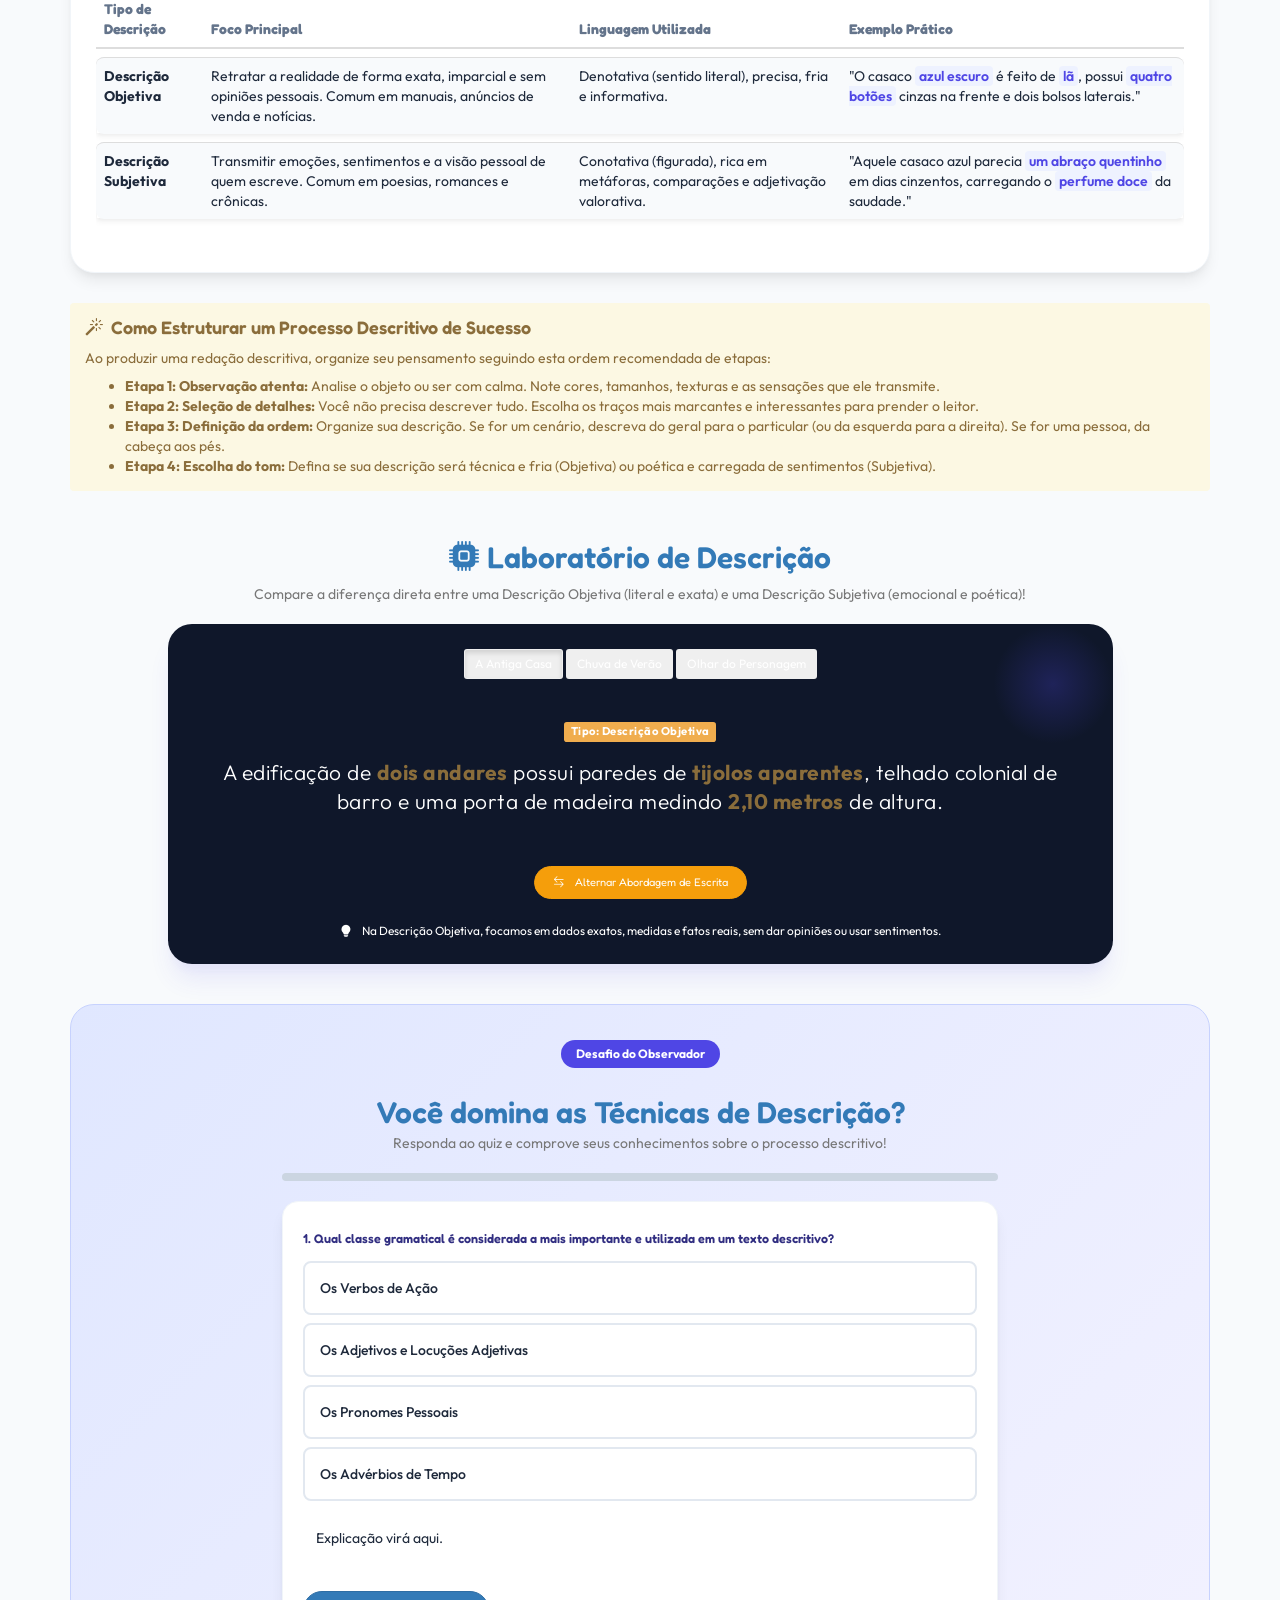
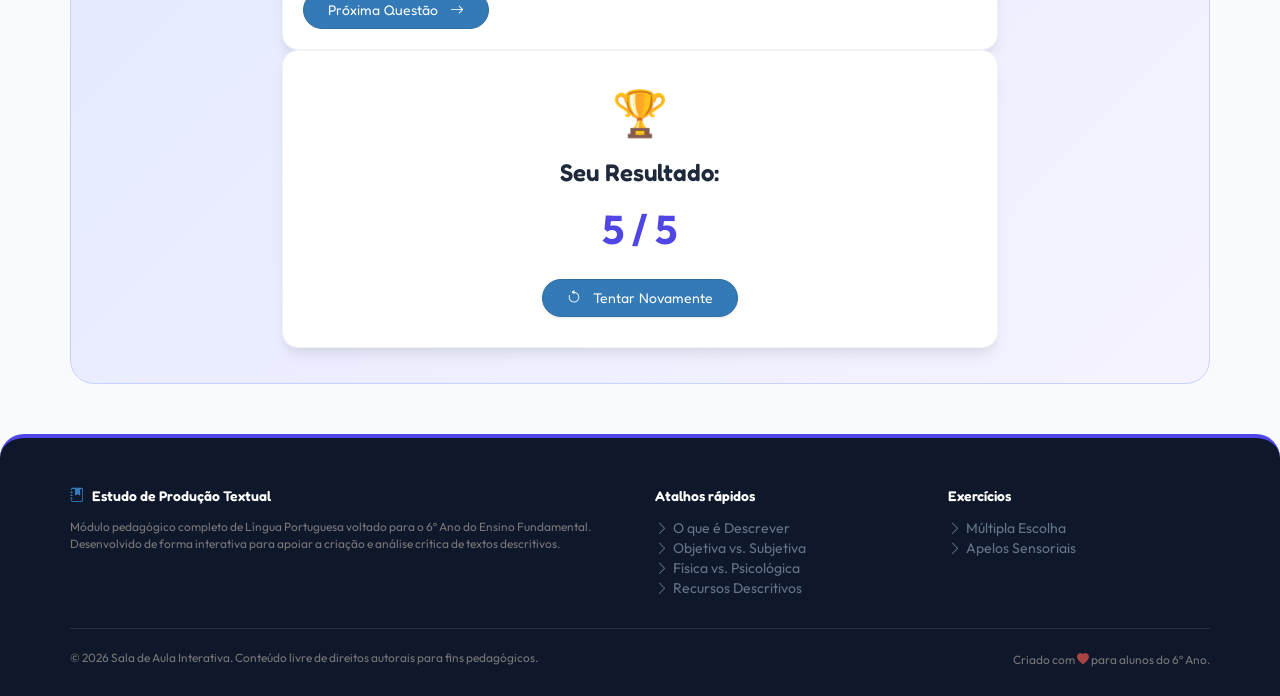
<file: Português - Descrição/index.html>
<!DOCTYPE html>
<html lang="pt-BR">

<head>
    <meta charset="UTF-8">
    <meta name="viewport" content="width=device-width, initial-scale=1.0">
    <title>A Arte de Descrever - Pinte com Palavras | Língua Portuguesa 6º Ano</title>
    <meta name="description"
        content="Aprenda tudo sobre texto descritivo, caracterização física e psicológica, recursos sensoriais e dicas práticas de redação com exemplos e quiz interativo para o 6º ano!">
    <!-- Bootstrap CSS local -->
    <link rel="stylesheet" href="../bootstrap-3.3.7-dist/css/bootstrap.min.css">
    <!-- Bootstrap Icons via CDN -->
    <link rel="stylesheet" href="https://cdn.jsdelivr.net/npm/bootstrap-icons@1.11.3/font/bootstrap-icons.min.css">
    <!-- Estilos Customizados -->
    <link rel="stylesheet" href="css/styles.css">
</head>

<body>

    <!-- Hero Header -->
    <header class="hero-banner">
        <div class="container">
            <div class="row align-items-center">
                <div class="col-xs-12 col-lg-6 text-center text-lg-start mb-4 mb-lg-0">
                    <span class="badge-grade mb-3">Língua Portuguesa • 6º Ano</span>
                    <h1 class="hero-title mb-3">A Arte da <br><span class="text-primary">Descrição</span></h1>
                    <p class="hero-subtitle mb-4">
                        Aprenda a pintar cenários, objetos e personagens usando apenas palavras. Descubra como usar os
                        cinco sentidos e adjetivos ricos para dar vida aos seus textos!
                    </p>
                    <a href="#conteudo-principal" class="btn btn-primary btn-lg px-4 me-2 rounded-pill shadow-sm"
                        style="font-family: 'Fredoka', sans-serif;">
                        <i class="bi bi-book me-2"></i> Começar a Estudar
                    </a>
                    <a href="#quiz-final" class="btn btn-outline-primary btn-lg px-4 rounded-pill"
                        style="font-family: 'Fredoka', sans-serif;">
                        <i class="bi bi-trophy me-2"></i> Ir para o Quiz
                    </a>
                </div>
                <div class="col-xs-12 col-lg-6 text-center">
                    <img src="images/banner.png" alt="Ilustração de observação e escrita criativa"
                        class="hero-img img-fluid">
                </div>
            </div>
        </div>
    </header>

    <main class="container my-5" id="conteudo-principal">

        <!-- O que é Descrição? -->
        <section class="row mb-5">
            <div class="col-xs-12">
                <div class="info-card">
                    <div class="row align-items-center">
                        <div class="col-xs-12 col-md-2 text-center mb-3 mb-md-0">
                            <div class="info-card-icon mx-auto">
                                <i class="bi bi-eye"></i>
                            </div>
                        </div>
                        <div class="col-xs-12 col-md-10">
                            <h2 class="text-primary mb-3">O que é o Texto Descritivo?</h2>
                            <p class="lead text-muted">
                                <strong>Descrever</strong> é fazer um retrato verbal. É o ato de detalhar as
                                características de um objeto, pessoa, animal, lugar ou até mesmo de um sentimento,
                                permitindo que o leitor crie uma imagem mental daquilo que está sendo apresentado.
                                Diferente da narração (que foca na ação), a descrição faz a história "pausar" para que
                                possamos observar os detalhes.
                            </p>

                            <!-- Recursos Básicos da Descrição -->
                            <div class="row mt-4">
                                <div class="col-xs-12 col-md-6 mb-3 mb-md-0">
                                    <div class="grammar-example bg-info-subtle border-info text-info-emphasis h-100">
                                        <span class="label text-info"><i class="bi bi-palette-fill"></i> Classe
                                            Gramatical Forte:</span>
                                        <span class="sentence">Os <strong>Adjetivos</strong> e as locuções adjetivas são
                                            as estrelas da descrição! Eles dão cores, tamanhos, texturas, formas e
                                            qualidades aos substantivos descritos.</span>
                                    </div>
                                </div>
                                <div class="col-xs-12 col-md-6">
                                    <div
                                        class="grammar-example bg-success-subtle border-success text-success-emphasis h-100">
                                        <span class="label text-success"><i class="bi bi-flower1"></i> Apelo
                                            Sensorial:</span>
                                        <span class="sentence">Uma boa descrição utiliza palavras que despertam os
                                            <strong>cinco sentidos</strong> do leitor: o que se pode ver, ouvir,
                                            cheirar, tocar ou saborear naquele ambiente.</span>
                                    </div>
                                </div>
                            </div>
                        </div>
                    </div>
                </div>
            </div>
        </section>

        <!-- Os 5 Sentidos na Descrição -->
        <section class="row mb-5">
            <div class="col-xs-12 text-center mb-4">
                <h2 class="text-primary"><i class="bi bi-wind me-2"></i>Os 5 Sentidos do Observador</h2>
                <p class="text-muted">Utilize recursos sensoriais para transportar o leitor diretamente para dentro do
                    seu cenário!</p>
            </div>

            <div class="row text-center">
                <div class="col-xs-12 col-sm-4 col-md-2 col-md-offset-1 mb-3">
                    <div class="card p-3 border-0 bg-light shadow-sm h-100">
                        <span class="fs-1 text-primary"><i class="bi bi-eye"></i></span>
                        <h4 class="text-secondary mt-2">Visão</h4>
                        <p class="small text-muted mb-0">Cores, formas, tamanhos, luzes e sombras.</p>
                    </div>
                </div>
                <div class="col-xs-12 col-sm-4 col-md-2 mb-3">
                    <div class="card p-3 border-0 bg-light shadow-sm h-100">
                        <span class="fs-1 text-primary"><i class="bi bi-ear"></i></span>
                        <h4 class="text-secondary mt-2">Audição</h4>
                        <p class="small text-muted mb-0">Sons, ruídos, silêncios, sussurros e volumes.</p>
                    </div>
                </div>
                <div class="col-xs-12 col-sm-4 col-md-2 mb-3">
                    <div class="card p-3 border-0 bg-light shadow-sm h-100">
                        <span class="fs-1 text-primary"><i class="bi bi-hand-index-thumb"></i></span>
                        <h4 class="text-secondary mt-2">Tato</h4>
                        <p class="small text-muted mb-0">Texturas, temperaturas, asperezas e relevos.</p>
                    </div>
                </div>
                <div class="col-xs-12 col-sm-6 col-md-2 mb-3">
                    <div class="card p-3 border-0 bg-light shadow-sm h-100">
                        <span class="fs-1 text-primary"><i class="bi bi-cloud-haze2"></i></span>
                        <h4 class="text-secondary mt-2">Olfato</h4>
                        <p class="small text-muted mb-0">Aromas, perfumes, odores e frescores ambientais.</p>
                    </div>
                </div>
                <div class="col-xs-12 col-sm-6 col-md-2 mb-3">
                    <div class="card p-3 border-0 bg-light shadow-sm h-100">
                        <span class="fs-1 text-primary"><i class="bi bi-cup-hot"></i></span>
                        <h4 class="text-secondary mt-2">Paladar</h4>
                        <p class="small text-muted mb-0">Sabores (doce, salgado, amargo), acidez e texturas na boca.</p>
                    </div>
                </div>
            </div>
        </section>

        <!-- Detalhamento dos Tipos de Descrição (Abas) -->
        <section class="mb-5">
            <div class="text-center mb-4">
                <h2 class="text-primary">Estrutura e Tipos de Caracterização</h2>
                <p class="text-muted">Aprenda a diferenciar as abordagens descritivas e como retratar personagens</p>
            </div>

            <div class="text-center">
                <ul class="nav nav-tabs custom-tabs" role="tablist">
                    <li role="presentation" class="active">
                        <a href="#foco-narrativo" id="tab-foco" role="tab" data-toggle="tab"
                            aria-controls="foco-narrativo" aria-expanded="true">
                            <i class="bi bi-binoculars me-2"></i>Objetiva vs. Subjetiva
                        </a>
                    </li>
                    <li role="presentation">
                        <a href="#tipos-discurso" id="tab-discurso" role="tab" data-toggle="tab"
                            aria-controls="tipos-discurso" aria-expanded="false">
                            <i class="bi bi-person-bounding-box me-2"></i>Física vs. Psicológica
                        </a>
                    </li>
                    <li role="presentation">
                        <a href="#etapas-enredo" id="tab-enredo" role="tab" data-toggle="tab"
                            aria-controls="etapas-enredo" aria-expanded="false">
                            <i class="bi bi-magic me-2"></i>Recursos Linguísticos
                        </a>
                    </li>
                </ul>
            </div>

            <div class="tab-content">

                <!-- Tab 1: Descrição Objetiva vs Subjetiva -->
                <div class="tab-pane fade in active" id="foco-narrativo" role="tabpanel" aria-labelledby="tab-foco">
                    <div class="tab-pane-content">
                        <h3 class="text-primary mb-3"><i class="bi bi-graph-up text-secondary me-2"></i> Descrição
                            Objetiva e Subjetiva</h3>
                        <p class="text-muted">
                            Dependendo do objetivo do escritor, a descrição pode ser feita de maneira exata e realista,
                            ou carregar impressões pessoais e poéticas.
                        </p>

                        <div class="table-responsive mt-3">
                            <table class="table table-custom w-100">
                                <thead>
                                    <tr>
                                        <th>Tipo de Descrição</th>
                                        <th>Foco Principal</th>
                                        <th>Linguagem Utilizada</th>
                                        <th>Exemplo Prático</th>
                                    </tr>
                                </thead>
                                <tbody>
                                    <tr>
                                        <td><b>Descrição Objetiva</b></td>
                                        <td>Retratar a realidade de forma exata, imparcial e sem opiniões pessoais.
                                            Comum em manuais, anúncios de venda e notícias.</td>
                                        <td>Denotativa (sentido literal), precisa, fria e informativa.</td>
                                        <td>"O casaco <span class="pronoun-highlight">azul escuro</span> é feito de
                                            <span class="pronoun-highlight">lã</span>, possui <span
                                                class="pronoun-highlight">quatro botões</span> cinzas na frente e dois
                                            bolsos laterais."</td>
                                    </tr>
                                    <tr>
                                        <td><b>Descrição Subjetiva</b></td>
                                        <td>Transmitir emoções, sentimentos e a visão pessoal de quem escreve. Comum em
                                            poesias, romances e crônicas.</td>
                                        <td>Conotativa (figurada), rica em metáforas, comparações e adjetivação
                                            valorativa.</td>
                                        <td>"Aquele casaco azul parecia <span class="pronoun-highlight">um abraço
                                                quentinho</span> em dias cinzentos, carregando o <span
                                                class="pronoun-highlight">perfume doce</span> da saudade."</td>
                                    </tr>
                                </tbody>
                            </table>
                        </div>
                    </div>
                </div>

                <!-- Tab 2: Física vs Psicológica -->
                <div class="tab-pane fade" id="tipos-discurso" role="tabpanel" aria-labelledby="tab-discurso">
                    <div class="tab-pane-content">
                        <h3 class="text-primary mb-3"><i class="bi bi-people-fill text-secondary me-2"></i> Como
                            Retratar Personagens?</h3>
                        <p class="text-muted">
                            Para dar profundidade a um personagem, podemos descrevê-lo por fora (sua aparência) e por
                            dentro (sua personalidade):
                        </p>

                        <div class="table-responsive mt-3">
                            <table class="table table-custom w-100">
                                <thead>
                                    <tr>
                                        <th>Caracterização</th>
                                        <th>O que observa?</th>
                                        <th>Exemplos de Atributos</th>
                                        <th>Exemplo Prático</th>
                                    </tr>
                                </thead>
                                <tbody>
                                    <tr>
                                        <td><b>Caracterização Física</b></td>
                                        <td>Tudo o que é visível externamente no corpo e nas vestimentas do personagem.
                                        </td>
                                        <td>Altura, cor dos olhos, tipo de cabelo, roupas, cicatrizes, tom de voz.</td>
                                        <td>"A menina tinha <span class="pronoun-highlight">cabelos cacheados
                                                dourados</span> que balançavam nos ombros e usava um <span
                                                class="pronoun-highlight">vestido florido</span>."</td>
                                    </tr>
                                    <tr>
                                        <td><b>Caracterização Psicológica</b></td>
                                        <td>O temperamento, personalidade, valores morais, sentimentos e estados
                                            mentais.</td>
                                        <td>Tímido, corajoso, impaciente, bondoso, melancólico, inteligente.</td>
                                        <td>"Apesar da pouca idade, ela era extremamente <span
                                                class="pronoun-highlight">atenta e corajosa</span>, sempre <span
                                                class="pronoun-highlight">curiosa</span> para desvendar mistérios."</td>
                                    </tr>
                                </tbody>
                            </table>
                        </div>
                    </div>
                </div>

                <!-- Tab 3: Recursos Linguísticos -->
                <div class="tab-pane fade" id="etapas-enredo" role="tabpanel" aria-labelledby="tab-enredo">
                    <div class="tab-pane-content">
                        <h3 class="text-primary mb-3"><i class="bi bi-tools text-secondary me-2"></i> Ferramentas de
                            Criação</h3>
                        <p class="text-muted">
                            As classes de palavras e construções mais importantes para enriquecer sua folha de redação
                            descritiva:
                        </p>

                        <div class="row mt-3">
                            <div class="col-xs-12 col-sm-6 col-md-3 mb-3">
                                <div class="p-3 bg-white border border-light rounded shadow-sm h-100">
                                    <h5 class="text-primary"><b>1. Verbos de Estado</b></h5>
                                    <p class="small text-muted mb-0">Em vez de verbos de ação, priorize verbos como
                                        <em>ser</em>, <em>estar</em>, <em>parecer</em>, <em>permanecer</em> e
                                        <em>ficar</em> para indicar situações estáticas.</p>
                                </div>
                            </div>
                            <div class="col-xs-12 col-sm-6 col-md-3 mb-3">
                                <div class="p-3 bg-white border border-light rounded shadow-sm h-100">
                                    <h5 class="text-primary"><b>2. Figuras de Linguagem</b></h5>
                                    <p class="small text-muted mb-0">Use comparações ("olhos frios como gelo") e
                                        metáforas ("suas mãos eram seda pura") para dar intensidade e beleza ao texto.
                                    </p>
                                </div>
                            </div>
                            <div class="col-xs-12 col-sm-6 col-md-3 mb-3">
                                <div class="p-3 bg-white border border-light rounded shadow-sm h-100">
                                    <h5 class="text-primary"><b>3. Organização Espacial</b></h5>
                                    <p class="small text-muted mb-0">Guie a visão do leitor usando advérbios de lugar:
                                        <em>no topo</em>, <em>à esquerda</em>, <em>ao fundo</em>, <em>perto de</em>,
                                        <em>abaixo</em>.</p>
                                </div>
                            </div>
                            <div class="col-xs-12 col-sm-6 col-md-3 mb-3">
                                <div class="p-3 bg-white border border-light rounded shadow-sm h-100">
                                    <h5 class="text-primary"><b>4. Detalhamento</b></h5>
                                    <p class="small text-muted mb-0">Substitua palavras gerais ("coisa bonita") por
                                        termos específicos e cheios de significado ("escultura lapidada em mármore
                                        reluzente").</p>
                                </div>
                            </div>
                        </div>
                    </div>
                </div>

            </div>
        </section>

        <!-- Dicas Práticas de Criação Descritiva -->
        <section class="row mb-5">
            <div class="col-xs-12">
                <div class="alert alert-warning border-0 rounded-4" role="alert">
                    <h4 class="text-warning-emphasis"><i class="bi bi-magic me-2"></i>Como Estruturar um Processo
                        Descritivo de Sucesso</h4>
                    <p class="mb-2">
                        Ao produzir uma redação descritiva, organize seu pensamento seguindo esta ordem recomendada de
                        etapas:
                    </p>
                    <ul class="mt-2">
                        <li><strong>Etapa 1: Observação atenta:</strong> Analise o objeto ou ser com calma. Note cores,
                            tamanhos, texturas e as sensações que ele transmite.</li>
                        <li><strong>Etapa 2: Seleção de detalhes:</strong> Você não precisa descrever tudo. Escolha os
                            traços mais marcantes e interessantes para prender o leitor.</li>
                        <li><strong>Etapa 3: Definição da ordem:</strong> Organize sua descrição. Se for um cenário,
                            descreva do geral para o particular (ou da esquerda para a direita). Se for uma pessoa, da
                            cabeça aos pés.</li>
                        <li><strong>Etapa 4: Escolha do tom:</strong> Defina se sua descrição será técnica e fria
                            (Objetiva) ou poética e carregada de sentimentos (Subjetiva).</li>
                    </ul>
                </div>
            </div>
        </section>

        <!-- Seção Interativa: Transformador de Discurso (Adaptada para Estilo de Descrição) -->
        <section class="my-5">
            <div class="text-center mb-4">
                <h2 class="text-primary"><i class="bi bi-cpu-fill text-secondary me-2"></i>Laboratório de Descrição</h2>
                <p class="text-muted">Compare a diferença direta entre uma Descrição Objetiva (literal e exata) e uma
                    Descrição Subjetiva (emocional e poética)!</p>
            </div>

            <div class="row justify-content-center">
                <div class="col-xs-12 col-lg-10 col-lg-offset-1">
                    <div class="switcher-box">
                        <!-- Botões superiores para trocar de frase -->
                        <div class="text-center mb-4">
                            <button class="btn btn-sm btn-outline-light active sentence-selector-btn" data-index="0">A
                                Antiga Casa</button>
                            <button class="btn btn-sm btn-outline-light sentence-selector-btn" data-index="1">Chuva de
                                Verão</button>
                            <button class="btn btn-sm btn-outline-light sentence-selector-btn" data-index="2">Olhar do
                                Personagem</button>
                        </div>

                        <!-- Painel da Frase -->
                        <div class="switcher-sentence" id="switcher-sentence-container">
                            <!-- Inserido dinamicamente via JS -->
                        </div>

                        <!-- Painel de Controle e Explicação -->
                        <div class="switcher-controls text-center">
                            <button class="btn btn-switcher btn-switcher-primary mb-3" id="btn-switch-toggle">
                                <i class="bi bi-arrow-left-right me-2"></i> Alternar Abordagem de Escrita
                            </button>
                            <div class="switcher-explanation text-light-50 small mt-2" id="switcher-explanation">
                                <i class="bi text-secondary bi-lightbulb-fill me-2"></i> Clique no botão acima para ver
                                como a escolha das palavras muda completamente a percepção do cenário.
                            </div>
                        </div>
                    </div>
                </div>
            </div>
        </section>

        <!-- Quiz Final -->
        <section class="quiz-section" id="quiz-final">
            <div class="text-center mb-4">
                <span class="badge bg-primary px-3 py-2 rounded-pill mb-2">Desafio do Observador</span>
                <h2 class="text-primary mb-1">Você domina as Técnicas de Descrição?</h2>
                <p class="text-muted">Responda ao quiz e comprove seus conhecimentos sobre o processo descritivo!</p>
            </div>

            <div class="row justify-content-center">
                <div class="col-xs-12 col-sm-10 col-sm-offset-1 col-md-8 col-md-offset-2 col-lg-8 col-lg-offset-2">
                    <!-- Barra de progresso -->
                    <div class="quiz-progress-bar">
                        <div class="quiz-progress-fill" id="quiz-progress-fill"></div>
                    </div>

                    <!-- Wrapper do Quiz ativo -->
                    <div id="quiz-active-wrapper">
                        <div class="quiz-card">
                            <h4 class="quiz-question" id="quiz-question-text">
                                <!-- Texto da questão inserido pelo JS -->
                            </h4>
                            <div class="quiz-options-list" id="quiz-options-container">
                                <!-- Alternativas inseridas pelo JS -->
                            </div>

                            <!-- Bloco de Feedback (Sucesso/Erro) -->
                            <div class="quiz-feedback d-none" id="quiz-feedback-container">
                                <p class="mb-0" id="quiz-feedback-text">Explicação virá aqui.</p>
                            </div>

                            <!-- Controle do Quiz -->
                            <div class="text-end mt-4">
                                <button class="btn btn-primary px-4 py-2 rounded-pill d-none" id="quiz-btn-next"
                                    style="font-family: 'Fredoka', sans-serif;">
                                    Próxima Questão <i class="bi bi-arrow-right ms-2"></i>
                                </button>
                            </div>
                        </div>
                    </div>

                    <!-- Wrapper do Resultado final -->
                    <div id="quiz-results-wrapper" class="quiz-card quiz-results-card d-none">
                        <div class="quiz-result-emoji" id="quiz-results-emoji">🏆</div>
                        <h3 class="mt-3">Seu Resultado:</h3>
                        <div class="quiz-results-score" id="quiz-results-score">5 / 5</div>
                        <div id="quiz-results-text" class="mb-4 text-muted">
                            <!-- Texto customizado de resultado -->
                        </div>
                        <button class="btn btn-primary px-4 py-2 rounded-pill shadow-sm" id="quiz-btn-restart"
                            style="font-family: 'Fredoka', sans-serif;">
                            <i class="bi bi-arrow-counterclockwise me-2"></i> Tentar Novamente
                        </button>
                    </div>
                </div>
            </div>
        </section>

    </main>

    <!-- Footer -->
    <footer>
        <div class="container text-center text-md-start">
            <div class="row">
                <div class="col-xs-12 col-md-6 mb-4 mb-md-0">
                    <h5 class="text-light"><i class="bi bi-journal-bookmark-fill text-primary me-2"></i>Estudo de
                        Produção Textual</h5>
                    <p class="small text-muted">
                        Módulo pedagógico completo de Língua Portuguesa voltado para o 6º Ano do Ensino Fundamental.
                        Desenvolvido de forma interativa para apoiar a criação e análise crítica de textos descritivos.
                    </p>
                </div>
                <div class="col-xs-6 col-md-3 mb-4 mb-md-0">
                    <h5>Atalhos rápidos</h5>
                    <ul class="list-unstyled">
                        <li><a href="#conteudo-principal"><i class="bi bi-chevron-right me-1"></i>O que é Descrever</a>
                        </li>
                        <li><a href="#tab-foco"><i class="bi bi-chevron-right me-1"></i>Objetiva vs. Subjetiva</a></li>
                        <li><a href="#tab-discurso"><i class="bi bi-chevron-right me-1"></i>Física vs. Psicológica</a>
                        </li>
                        <li><a href="#tab-enredo"><i class="bi bi-chevron-right me-1"></i>Recursos Descritivos</a></li>
                    </ul>
                </div>
                <div class="col-xs-6 col-md-3">
                    <h5>Exercícios</h5>
                    <ul class="list-unstyled">
                        <li><a href="#quiz-final"><i class="bi bi-chevron-right me-1"></i>Múltipla Escolha</a></li>
                        <li><a href="#conteudo-principal"><i class="bi bi-chevron-right me-1"></i>Apelos Sensoriais</a>
                        </li>
                    </ul>
                </div>
            </div>
            <hr class="my-4">
            <div class="row align-items-center">
                <div class="col-xs-12 col-md-6 text-center text-md-start">
                    <p class="small text-muted mb-0">&copy; 2026 Sala de Aula Interativa. Conteúdo livre de direitos
                        autorais para fins pedagógicos.</p>
                </div>
                <div class="col-xs-12 col-md-6 text-center text-md-end mt-2 mt-md-0">
                    <span class="text-muted small">Criado com <i class="bi bi-heart-fill text-danger mx-1"></i> para
                        alunos do 6º Ano.</span>
                </div>
            </div>
        </div>
    </footer>

    <!-- jQuery 1.12.4 para compatibilidade com Bootstrap 3 e Android 4.1 -->
    <script src="https://code.jquery.com/jquery-1.12.4.min.js"></script>
    <!-- Bootstrap 3 JS local -->
    <script src="../bootstrap-3.3.7-dist/js/bootstrap.min.js"></script>
    <!-- Lógica de Funcionamento -->
    <script src="js/app.js"></script>
</body>

</html>
</file>
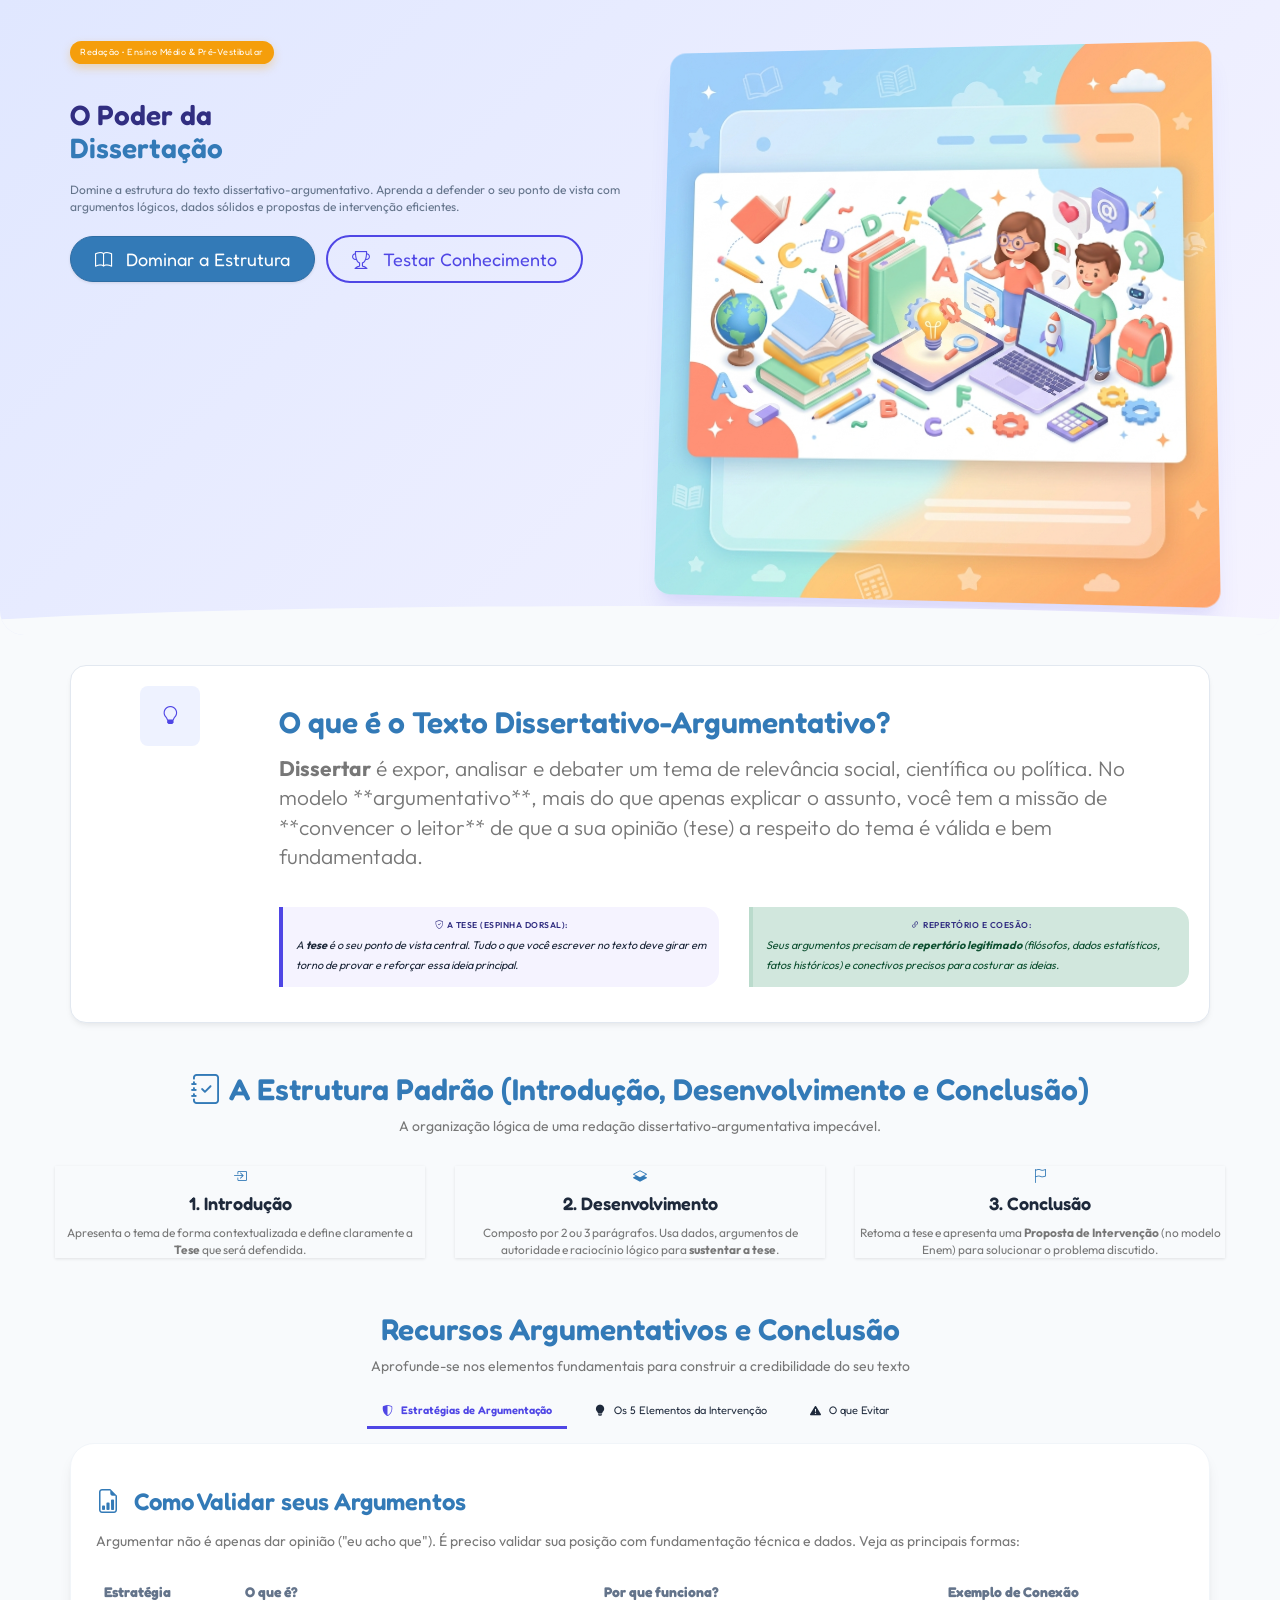
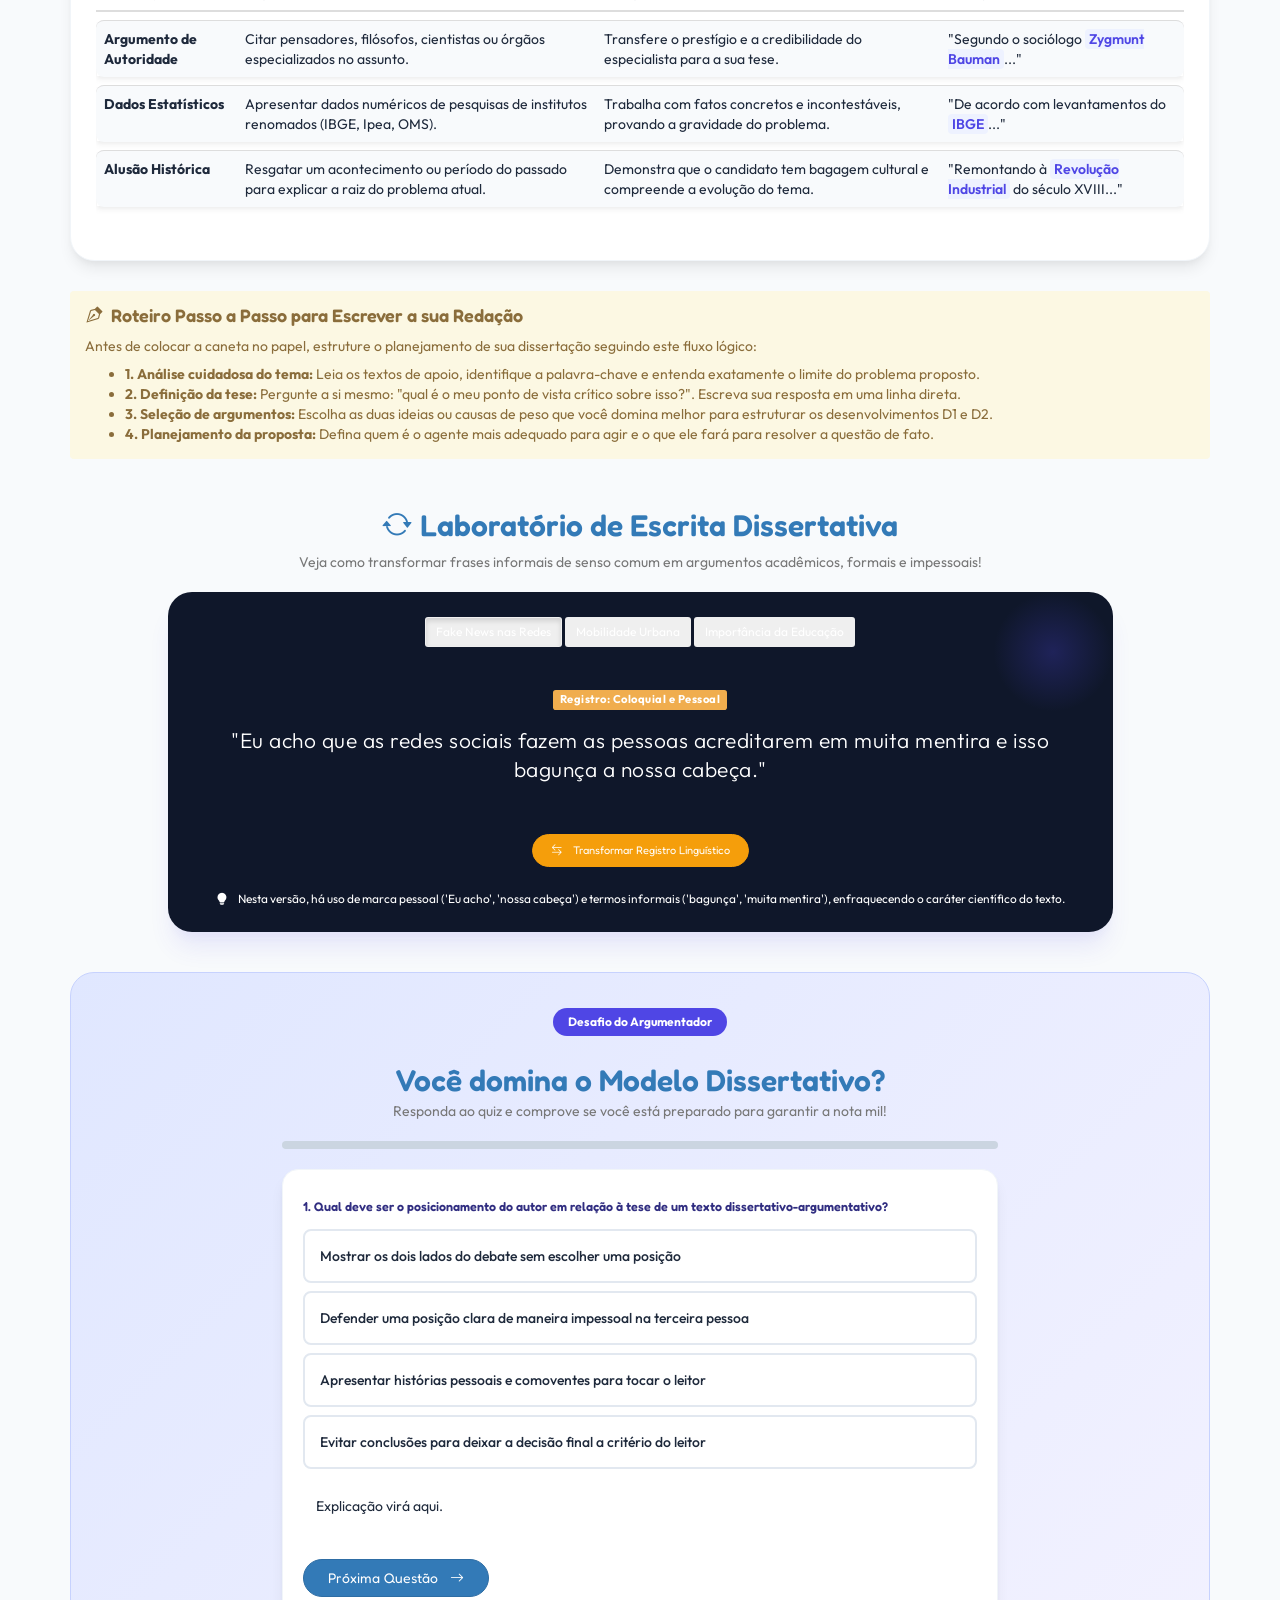
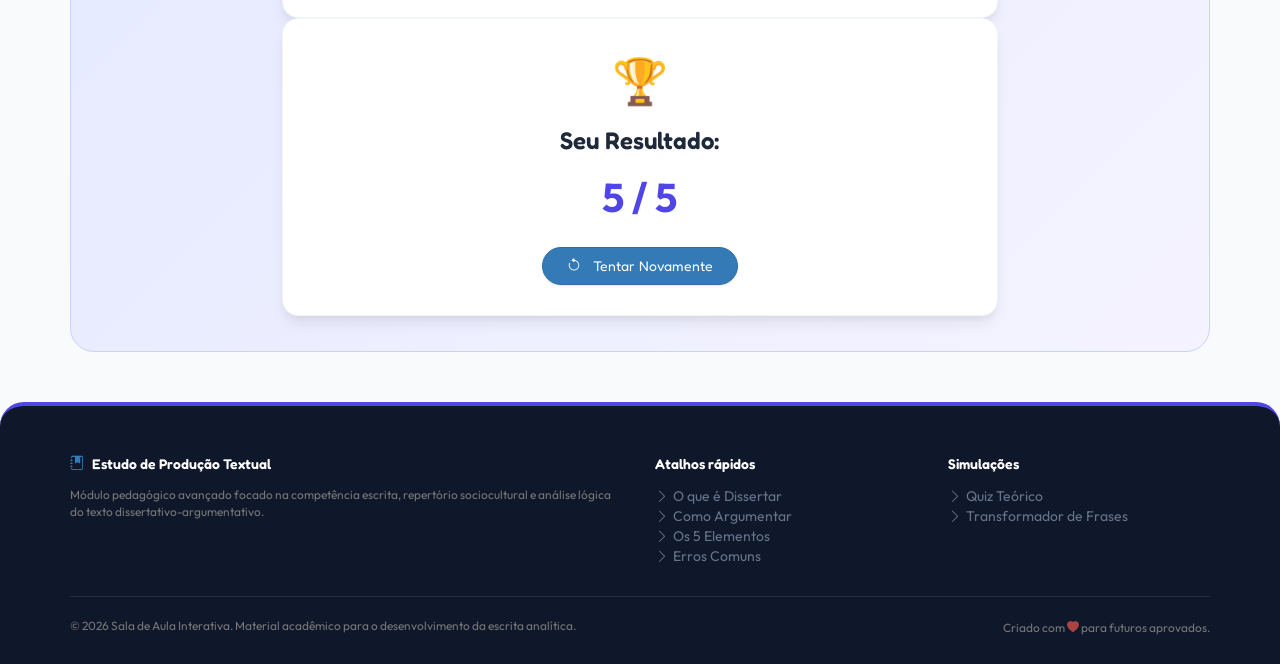
<file: Português - Dissertação Argumentativa/index.html>
<!DOCTYPE html>
<html lang="pt-BR">

<head>
    <meta charset="UTF-8">
    <meta name="viewport" content="width=device-width, initial-scale=1.0">
    <title>A Arte de Dissertar - Argumentação e Tese | Redação Nota 1000</title>
    <meta name="description"
        content="Aprenda a estrutura do texto dissertativo-argumentativo: tese, desenvolvimento, estratégias argumentativas e proposta de intervenção com simulador e quiz interativo!">
    <!-- Bootstrap CSS local -->
    <link rel="stylesheet" href="../bootstrap-3.3.7-dist/css/bootstrap.min.css">
    <!-- Bootstrap Icons via CDN -->
    <link rel="stylesheet" href="https://cdn.jsdelivr.net/npm/bootstrap-icons@1.11.3/font/bootstrap-icons.min.css">
    <!-- Estilos Customizados -->
    <link rel="stylesheet" href="css/styles.css">
</head>

<body>

    <!-- Hero Header -->
    <header class="hero-banner">
        <div class="container">
            <div class="row align-items-center">
                <div class="col-xs-12 col-lg-6 text-center text-lg-start mb-4 mb-lg-0">
                    <span class="badge-grade mb-3">Redação • Ensino Médio & Pré-Vestibular</span>
                    <h1 class="hero-title mb-3">O Poder da <br><span class="text-primary">Dissertação</span></h1>
                    <p class="hero-subtitle mb-4">
                        Domine a estrutura do texto dissertativo-argumentativo. Aprenda a defender o seu ponto de vista
                        com argumentos lógicos, dados sólidos e propostas de intervenção eficientes.
                    </p>
                    <a href="#conteudo-principal" class="btn btn-primary btn-lg px-4 me-2 rounded-pill shadow-sm"
                        style="font-family: 'Fredoka', sans-serif;">
                        <i class="bi bi-book me-2"></i> Dominar a Estrutura
                    </a>
                    <a href="#quiz-final" class="btn btn-outline-primary btn-lg px-4 rounded-pill"
                        style="font-family: 'Fredoka', sans-serif;">
                        <i class="bi bi-trophy me-2"></i> Testar Conhecimento
                    </a>
                </div>
                <div class="col-xs-12 col-lg-6 text-center">
                    <img src="images/banner.png" alt="Ilustração de pensamento crítico e escrita de redação"
                        class="hero-img img-fluid">
                </div>
            </div>
        </div>
    </header>

    <main class="container my-5" id="conteudo-principal">

        <!-- O que é Dissertação? -->
        <section class="row mb-5">
            <div class="col-xs-12">
                <div class="info-card">
                    <div class="row align-items-center">
                        <div class="col-xs-12 col-md-2 text-center mb-3 mb-md-0">
                            <div class="info-card-icon mx-auto">
                                <i class="bi bi-lightbulb"></i>
                            </div>
                        </div>
                        <div class="col-xs-12 col-md-10">
                            <h2 class="text-primary mb-3">O que é o Texto Dissertativo-Argumentativo?</h2>
                            <p class="lead text-muted">
                                <strong>Dissertar</strong> é expor, analisar e debater um tema de relevância social,
                                científica ou política. No modelo **argumentativo**, mais do que apenas explicar o
                                assunto, você tem a missão de **convencer o leitor** de que a sua opinião (tese) a
                                respeito do tema é válida e bem fundamentada.
                            </p>

                            <!-- Pilares da Dissertação -->
                            <div class="row mt-4">
                                <div class="col-xs-12 col-md-6 mb-3 mb-md-0">
                                    <div class="grammar-example bg-info-subtle border-info text-info-emphasis h-100">
                                        <span class="label text-info"><i class="bi bi-shield-check"></i> A Tese (Espinha
                                            Dorsal):</span>
                                        <span class="sentence">A <strong>tese</strong> é o seu ponto de vista central.
                                            Tudo o que você escrever no texto deve girar em torno de provar e reforçar
                                            essa ideia principal.</span>
                                    </div>
                                </div>
                                <div class="col-xs-12 col-md-6">
                                    <div
                                        class="grammar-example bg-success-subtle border-success text-success-emphasis h-100">
                                        <span class="label text-success"><i class="bi bi-link-45deg"></i> Repertório e
                                            Coesão:</span>
                                        <span class="sentence">Seus argumentos precisam de <strong>repertório
                                                legitimado</strong> (filósofos, dados estatísticos, fatos históricos) e
                                            conectivos precisos para costurar as ideias.</span>
                                    </div>
                                </div>
                            </div>
                        </div>
                    </div>
                </div>
            </div>
        </section>

        <!-- Tríade do Texto Dissertativo -->
        <section class="row mb-5">
            <div class="col-xs-12 text-center mb-4">
                <h2 class="text-primary"><i class="bi bi-journal-check me-2"></i>A Estrutura Padrão (Introdução,
                    Desenvolvimento e Conclusão)</h2>
                <p class="text-muted">A organização lógica de uma redação dissertativo-argumentativa impecável.</p>
            </div>

            <div class="row text-center">
                <div class="col-xs-12 col-md-4 mb-3">
                    <div class="card p-3 border-0 bg-light shadow-sm h-100">
                        <span class="fs-1 text-primary"><i class="bi bi-box-arrow-in-right"></i></span>
                        <h4 class="text-secondary mt-2">1. Introdução</h4>
                        <p class="small text-muted mb-0">Apresenta o tema de forma contextualizada e define claramente a
                            <strong>Tese</strong> que será defendida.</p>
                    </div>
                </div>
                <div class="col-xs-12 col-md-4 mb-3">
                    <div class="card p-3 border-0 bg-light shadow-sm h-100">
                        <span class="fs-1 text-primary"><i class="bi bi-layers-half"></i></span>
                        <h4 class="text-secondary mt-2">2. Desenvolvimento</h4>
                        <p class="small text-muted mb-0">Composto por 2 ou 3 parágrafos. Usa dados, argumentos de
                            autoridade e raciocínio lógico para <strong>sustentar a tese</strong>.</p>
                    </div>
                </div>
                <div class="col-xs-12 col-md-4 mb-3">
                    <div class="card p-3 border-0 bg-light shadow-sm h-100">
                        <span class="fs-1 text-primary"><i class="bi bi-flag"></i></span>
                        <h4 class="text-secondary mt-2">3. Conclusão</h4>
                        <p class="small text-muted mb-0">Retoma a tese e apresenta uma <strong>Proposta de
                                Intervenção</strong> (no modelo Enem) para solucionar o problema discutido.</p>
                    </div>
                </div>
            </div>
        </section>

        <!-- Detalhamento de Ferramentas (Abas) -->
        <section class="mb-5">
            <div class="text-center mb-4">
                <h2 class="text-primary">Recursos Argumentativos e Conclusão</h2>
                <p class="text-muted">Aprofunde-se nos elementos fundamentais para construir a credibilidade do seu
                    texto</p>
            </div>

            <div class="text-center">
                <ul class="nav nav-tabs custom-tabs" role="tablist">
                    <li role="presentation" class="active">
                        <a href="#estrategias-argumentativas" id="tab-foco" role="tab" data-toggle="tab"
                            aria-controls="estrategias-argumentativas" aria-expanded="true">
                            <i class="bi bi-shield-shaded me-2"></i>Estratégias de Argumentação
                        </a>
                    </li>
                    <li role="presentation">
                        <a href="#proposta-intervencao" id="tab-discurso" role="tab" data-toggle="tab"
                            aria-controls="proposta-intervencao" aria-expanded="false">
                            <i class="bi bi-lightbulb-fill me-2"></i>Os 5 Elementos da Intervenção
                        </a>
                    </li>
                    <li role="presentation">
                        <a href="#erros-comuns" id="tab-enredo" role="tab" data-toggle="tab"
                            aria-controls="erros-comuns" aria-expanded="false">
                            <i class="bi bi-exclamation-triangle-fill me-2"></i>O que Evitar
                        </a>
                    </li>
                </ul>
            </div>

            <div class="tab-content">

                <!-- Tab 1: Estratégias Argumentativas -->
                <div class="tab-pane fade in active" id="estrategias-argumentativas" role="tabpanel"
                    aria-labelledby="tab-foco">
                    <div class="tab-pane-content">
                        <h3 class="text-primary mb-3"><i class="bi bi-file-earmark-bar-graph text-secondary me-2"></i>
                            Como Validar seus Argumentos</h3>
                        <p class="text-muted">
                            Argumentar não é apenas dar opinião ("eu acho que"). É preciso validar sua posição com
                            fundamentação técnica e dados. Veja as principais formas:
                        </p>

                        <div class="table-responsive mt-3">
                            <table class="table table-custom w-100">
                                <thead>
                                    <tr>
                                        <th>Estratégia</th>
                                        <th>O que é?</th>
                                        <th>Por que funciona?</th>
                                        <th>Exemplo de Conexão</th>
                                    </tr>
                                </thead>
                                <tbody>
                                    <tr>
                                        <td><b>Argumento de Autoridade</b></td>
                                        <td>Citar pensadores, filósofos, cientistas ou órgãos especializados no assunto.
                                        </td>
                                        <td>Transfere o prestígio e a credibilidade do especialista para a sua tese.
                                        </td>
                                        <td>"Segundo o sociólogo <span class="pronoun-highlight">Zygmunt
                                                Bauman</span>..."</td>
                                    </tr>
                                    <tr>
                                        <td><b>Dados Estatísticos</b></td>
                                        <td>Apresentar dados numéricos de pesquisas de institutos renomados (IBGE, Ipea,
                                            OMS).</td>
                                        <td>Trabalha com fatos concretos e incontestáveis, provando a gravidade do
                                            problema.</td>
                                        <td>"De acordo com levantamentos do <span
                                                class="pronoun-highlight">IBGE</span>..."</td>
                                    </tr>
                                    <tr>
                                        <td><b>Alusão Histórica</b></td>
                                        <td>Resgatar um acontecimento ou período do passado para explicar a raiz do
                                            problema atual.</td>
                                        <td>Demonstra que o candidato tem bagagem cultural e compreende a evolução do
                                            tema.</td>
                                        <td>"Remontando à <span class="pronoun-highlight">Revolução Industrial</span> do
                                            século XVIII..."</td>
                                    </tr>
                                </tbody>
                            </table>
                        </div>
                    </div>
                </div>

                <!-- Tab 2: Proposta de Intervenção -->
                <div class="tab-pane fade" id="proposta-intervencao" role="tabpanel" aria-labelledby="tab-discurso">
                    <div class="tab-pane-content">
                        <h3 class="text-primary mb-3"><i class="bi bi-puzzle text-secondary me-2"></i> Os 5 Elementos
                            Obrigatórios (Enem)</h3>
                        <p class="text-muted">
                            Para garantir a pontuação máxima na Competência 5 da redação do Enem, sua proposta de
                            intervenção para resolver o problema deve responder a cinco perguntas específicas:
                        </p>

                        <div class="table-responsive mt-3">
                            <table class="table table-custom w-100">
                                <thead>
                                    <tr>
                                        <th>Elemento</th>
                                        <th>Pergunta Associada</th>
                                        <th>Quem ou O que responde?</th>
                                    </tr>
                                </thead>
                                <tbody>
                                    <tr>
                                        <td><b>Agente</b></td>
                                        <td>Quem vai executar a ação?</td>
                                        <td>O órgão do Governo (Ministérios, Secretarias), ONGs, Mídia, Escolas,
                                            Família.</td>
                                    </tr>
                                    <tr>
                                        <td><b>Ação</b></td>
                                        <td>O que será feito?</td>
                                        <td>O ato prático que ajuda a atenuar ou resolver o problema apresentado.</td>
                                    </tr>
                                    <tr>
                                        <td><b>Meio / Modo</b></td>
                                        <td>Como a ação será realizada?</td>
                                        <td>O instrumento de viabilização (por meio de palestras, verbas adicionais,
                                            campanhas).</td>
                                    </tr>
                                    <tr>
                                        <td><b>Efeito</b></td>
                                        <td>Qual é o objetivo ou resultado esperado?</td>
                                        <td>A consequência positiva a curto ou longo prazo para a sociedade.</td>
                                    </tr>
                                    <tr>
                                        <td><b>Detalhamento</b></td>
                                        <td>Qual explicação extra posso adicionar?</td>
                                        <td>Uma explicação adicional de qualquer um dos quatro elementos anteriores.
                                        </td>
                                    </tr>
                                </tbody>
                            </table>
                        </div>
                    </div>
                </div>

                <!-- Tab 3: Erros Comuns -->
                <div class="tab-pane fade" id="erros-comuns" role="tabpanel" aria-labelledby="tab-enredo">
                    <div class="tab-pane-content">
                        <h3 class="text-primary mb-3"><i class="bi bi-shield-slash text-secondary me-2"></i> Desvios que
                            Prejudicam sua Nota</h3>
                        <p class="text-muted">
                            Evite os seguintes vícios de escrita e deslizes estruturais em sua dissertação:
                        </p>

                        <div class="row mt-3">
                            <div class="col-xs-12 col-sm-6 col-md-3 mb-3">
                                <div class="p-3 bg-white border border-light rounded shadow-sm h-100">
                                    <h5 class="text-primary"><b>1. Uso de 1ª Pessoa</b></h5>
                                    <p class="small text-muted mb-0">Evite marcas como "eu acho", "na minha opinião" ou
                                        "nós vivemos". O texto dissertativo exige o uso estrito da <strong>3ª pessoa do
                                            singular</strong> (impessoalidade).</p>
                                </div>
                            </div>
                            <div class="col-xs-12 col-sm-6 col-md-3 mb-3">
                                <div class="p-3 bg-white border border-light rounded shadow-sm h-100">
                                    <h5 class="text-primary"><b>2. Generalizações</b></h5>
                                    <p class="small text-muted mb-0">Não use termos absolutos como "todo mundo sabe
                                        que", "sempre foi assim" ou "nunca mudará". Argumentos extremos perdem força e
                                        lógica científica.</p>
                                </div>
                            </div>
                            <div class="col-xs-12 col-sm-6 col-md-3 mb-3">
                                <div class="p-3 bg-white border border-light rounded shadow-sm h-100">
                                    <h5 class="text-primary"><b>3. Senso Comum</b></h5>
                                    <p class="small text-muted mb-0">Evite repetir apenas frases feitas e clichês que
                                        todo mundo já repete sem base teórica ou comprovação analítica detalhada.</p>
                                </div>
                            </div>
                            <div class="col-xs-12 col-sm-6 col-md-3 mb-3">
                                <div class="p-3 bg-white border border-light rounded shadow-sm h-100">
                                    <h5 class="text-primary"><b>4. Proposta Abstrata</b></h5>
                                    <p class="small text-muted mb-0">Não sugira resoluções vagas como "a população
                                        precisa se conscientizar". Especifique <strong>como</strong> ela se
                                        conscientizará e quem guiará essa ação.</p>
                                </div>
                            </div>
                        </div>
                    </div>
                </div>

            </div>
        </section>

        <!-- Dicas Práticas de Criação Descritiva -->
        <section class="row mb-5">
            <div class="col-xs-12">
                <div class="alert alert-warning border-0 rounded-4" role="alert">
                    <h4 class="text-warning-emphasis"><i class="bi bi-vector-pen me-2"></i>Roteiro Passo a Passo para
                        Escrever a sua Redação</h4>
                    <p class="mb-2">
                        Antes de colocar a caneta no papel, estruture o planejamento de sua dissertação seguindo este
                        fluxo lógico:
                    </p>
                    <ul class="mt-2">
                        <li><strong>1. Análise cuidadosa do tema:</strong> Leia os textos de apoio, identifique a
                            palavra-chave e entenda exatamente o limite do problema proposto.</li>
                        <li><strong>2. Definição da tese:</strong> Pergunte a si mesmo: "qual é o meu ponto de vista
                            crítico sobre isso?". Escreva sua resposta em uma linha direta.</li>
                        <li><strong>3. Seleção de argumentos:</strong> Escolha as duas ideias ou causas de peso que você
                            domina melhor para estruturar os desenvolvimentos D1 e D2.</li>
                        <li><strong>4. Planejamento da proposta:</strong> Defina quem é o agente mais adequado para agir
                            e o que ele fará para resolver a questão de fato.</li>
                    </ul>
                </div>
            </div>
        </section>

        <!-- Seção Interativa: Transformador de Frases (Versão Dissertativa) -->
        <section class="my-5">
            <div class="text-center mb-4">
                <h2 class="text-primary"><i class="bi bi-arrow-repeat text-secondary me-2"></i>Laboratório de Escrita
                    Dissertativa</h2>
                <p class="text-muted">Veja como transformar frases informais de senso comum em argumentos acadêmicos,
                    formais e impessoais!</p>
            </div>

            <div class="row justify-content-center">
                <div class="col-xs-12 col-lg-10 col-lg-offset-1">
                    <div class="switcher-box">
                        <!-- Botões superiores para trocar de frase -->
                        <div class="text-center mb-4">
                            <button class="btn btn-sm btn-outline-light active sentence-selector-btn"
                                data-index="0">Fake News nas Redes</button>
                            <button class="btn btn-sm btn-outline-light sentence-selector-btn" data-index="1">Mobilidade
                                Urbana</button>
                            <button class="btn btn-sm btn-outline-light sentence-selector-btn"
                                data-index="2">Importância da Educação</button>
                        </div>

                        <!-- Painel da Frase -->
                        <div class="switcher-sentence" id="switcher-sentence-container">
                            <!-- Inserido dinamicamente via JS -->
                        </div>

                        <!-- Painel de Controle e Explicação -->
                        <div class="switcher-controls text-center">
                            <button class="btn btn-switcher btn-switcher-primary mb-3" id="btn-switch-toggle">
                                <i class="bi bi-arrow-left-right me-2"></i> Transformar Registro Linguístico
                            </button>
                            <div class="switcher-explanation text-light-50 small mt-2" id="switcher-explanation">
                                <i class="bi text-secondary bi-lightbulb-fill me-2"></i> Clique no botão acima para ver
                                a conversão de termos subjetivos e coloquiais para a norma-padrão dissertativa.
                            </div>
                        </div>
                    </div>
                </div>
            </div>
        </section>

        <!-- Quiz Final -->
        <section class="quiz-section" id="quiz-final">
            <div class="text-center mb-4">
                <span class="badge bg-primary px-3 py-2 rounded-pill mb-2">Desafio do Argumentador</span>
                <h2 class="text-primary mb-1">Você domina o Modelo Dissertativo?</h2>
                <p class="text-muted">Responda ao quiz e comprove se você está preparado para garantir a nota mil!</p>
            </div>

            <div class="row justify-content-center">
                <div class="col-xs-12 col-sm-10 col-sm-offset-1 col-md-8 col-md-offset-2 col-lg-8 col-lg-offset-2">
                    <!-- Barra de progresso -->
                    <div class="quiz-progress-bar">
                        <div class="quiz-progress-fill" id="quiz-progress-fill"></div>
                    </div>

                    <!-- Wrapper do Quiz ativo -->
                    <div id="quiz-active-wrapper">
                        <div class="quiz-card">
                            <h4 class="quiz-question" id="quiz-question-text">
                                <!-- Texto da questão inserido pelo JS -->
                            </h4>
                            <div class="quiz-options-list" id="quiz-options-container">
                                <!-- Alternativas inseridas pelo JS -->
                            </div>

                            <!-- Bloco de Feedback (Sucesso/Erro) -->
                            <div class="quiz-feedback d-none" id="quiz-feedback-container">
                                <p class="mb-0" id="quiz-feedback-text">Explicação virá aqui.</p>
                            </div>

                            <!-- Controle do Quiz -->
                            <div class="text-end mt-4">
                                <button class="btn btn-primary px-4 py-2 rounded-pill d-none" id="quiz-btn-next"
                                    style="font-family: 'Fredoka', sans-serif;">
                                    Próxima Questão <i class="bi bi-arrow-right ms-2"></i>
                                </button>
                            </div>
                        </div>
                    </div>

                    <!-- Wrapper do Resultado final -->
                    <div id="quiz-results-wrapper" class="quiz-card quiz-results-card d-none">
                        <div class="quiz-result-emoji" id="quiz-results-emoji">🏆</div>
                        <h3 class="mt-3">Seu Resultado:</h3>
                        <div class="quiz-results-score" id="quiz-results-score">5 / 5</div>
                        <div id="quiz-results-text" class="mb-4 text-muted">
                            <!-- Texto customizado de resultado -->
                        </div>
                        <button class="btn btn-primary px-4 py-2 rounded-pill shadow-sm" id="quiz-btn-restart"
                            style="font-family: 'Fredoka', sans-serif;">
                            <i class="bi bi-arrow-counterclockwise me-2"></i> Tentar Novamente
                        </button>
                    </div>
                </div>
            </div>
        </section>

    </main>

    <!-- Footer -->
    <footer>
        <div class="container text-center text-md-start">
            <div class="row">
                <div class="col-xs-12 col-md-6 mb-4 mb-md-0">
                    <h5 class="text-light"><i class="bi bi-journal-bookmark-fill text-primary me-2"></i>Estudo de
                        Produção Textual</h5>
                    <p class="small text-muted">
                        Módulo pedagógico avançado focado na competência escrita, repertório sociocultural e análise
                        lógica do texto dissertativo-argumentativo.
                    </p>
                </div>
                <div class="col-xs-6 col-md-3 mb-4 mb-md-0">
                    <h5>Atalhos rápidos</h5>
                    <ul class="list-unstyled">
                        <li><a href="#conteudo-principal"><i class="bi bi-chevron-right me-1"></i>O que é Dissertar</a>
                        </li>
                        <li><a href="#tab-foco"><i class="bi bi-chevron-right me-1"></i>Como Argumentar</a></li>
                        <li><a href="#tab-discurso"><i class="bi bi-chevron-right me-1"></i>Os 5 Elementos</a></li>
                        <li><a href="#tab-enredo"><i class="bi bi-chevron-right me-1"></i>Erros Comuns</a></li>
                    </ul>
                </div>
                <div class="col-xs-6 col-md-3">
                    <h5>Simulações</h5>
                    <ul class="list-unstyled">
                        <li><a href="#quiz-final"><i class="bi bi-chevron-right me-1"></i>Quiz Teórico</a></li>
                        <li><a href="#conteudo-principal"><i class="bi bi-chevron-right me-1"></i>Transformador de
                                Frases</a></li>
                    </ul>
                </div>
            </div>
            <hr class="my-4">
            <div class="row align-items-center">
                <div class="col-xs-12 col-md-6 text-center text-md-start">
                    <p class="small text-muted mb-0">&copy; 2026 Sala de Aula Interativa. Material acadêmico para o
                        desenvolvimento da escrita analítica.</p>
                </div>
                <div class="col-xs-12 col-md-6 text-center text-md-end mt-2 mt-md-0">
                    <span class="text-muted small">Criado com <i class="bi bi-heart-fill text-danger mx-1"></i> para
                        futuros aprovados.</span>
                </div>
            </div>
        </div>
    </footer>

    <!-- jQuery 1.12.4 para compatibilidade com Bootstrap 3 e Android 4.1 -->
    <script src="https://code.jquery.com/jquery-1.12.4.min.js"></script>
    <!-- Bootstrap 3 JS local -->
    <script src="../bootstrap-3.3.7-dist/js/bootstrap.min.js"></script>
    <!-- Lógica de Funcionamento -->
    <script src="js/app.js"></script>
</body>

</html>
</file>
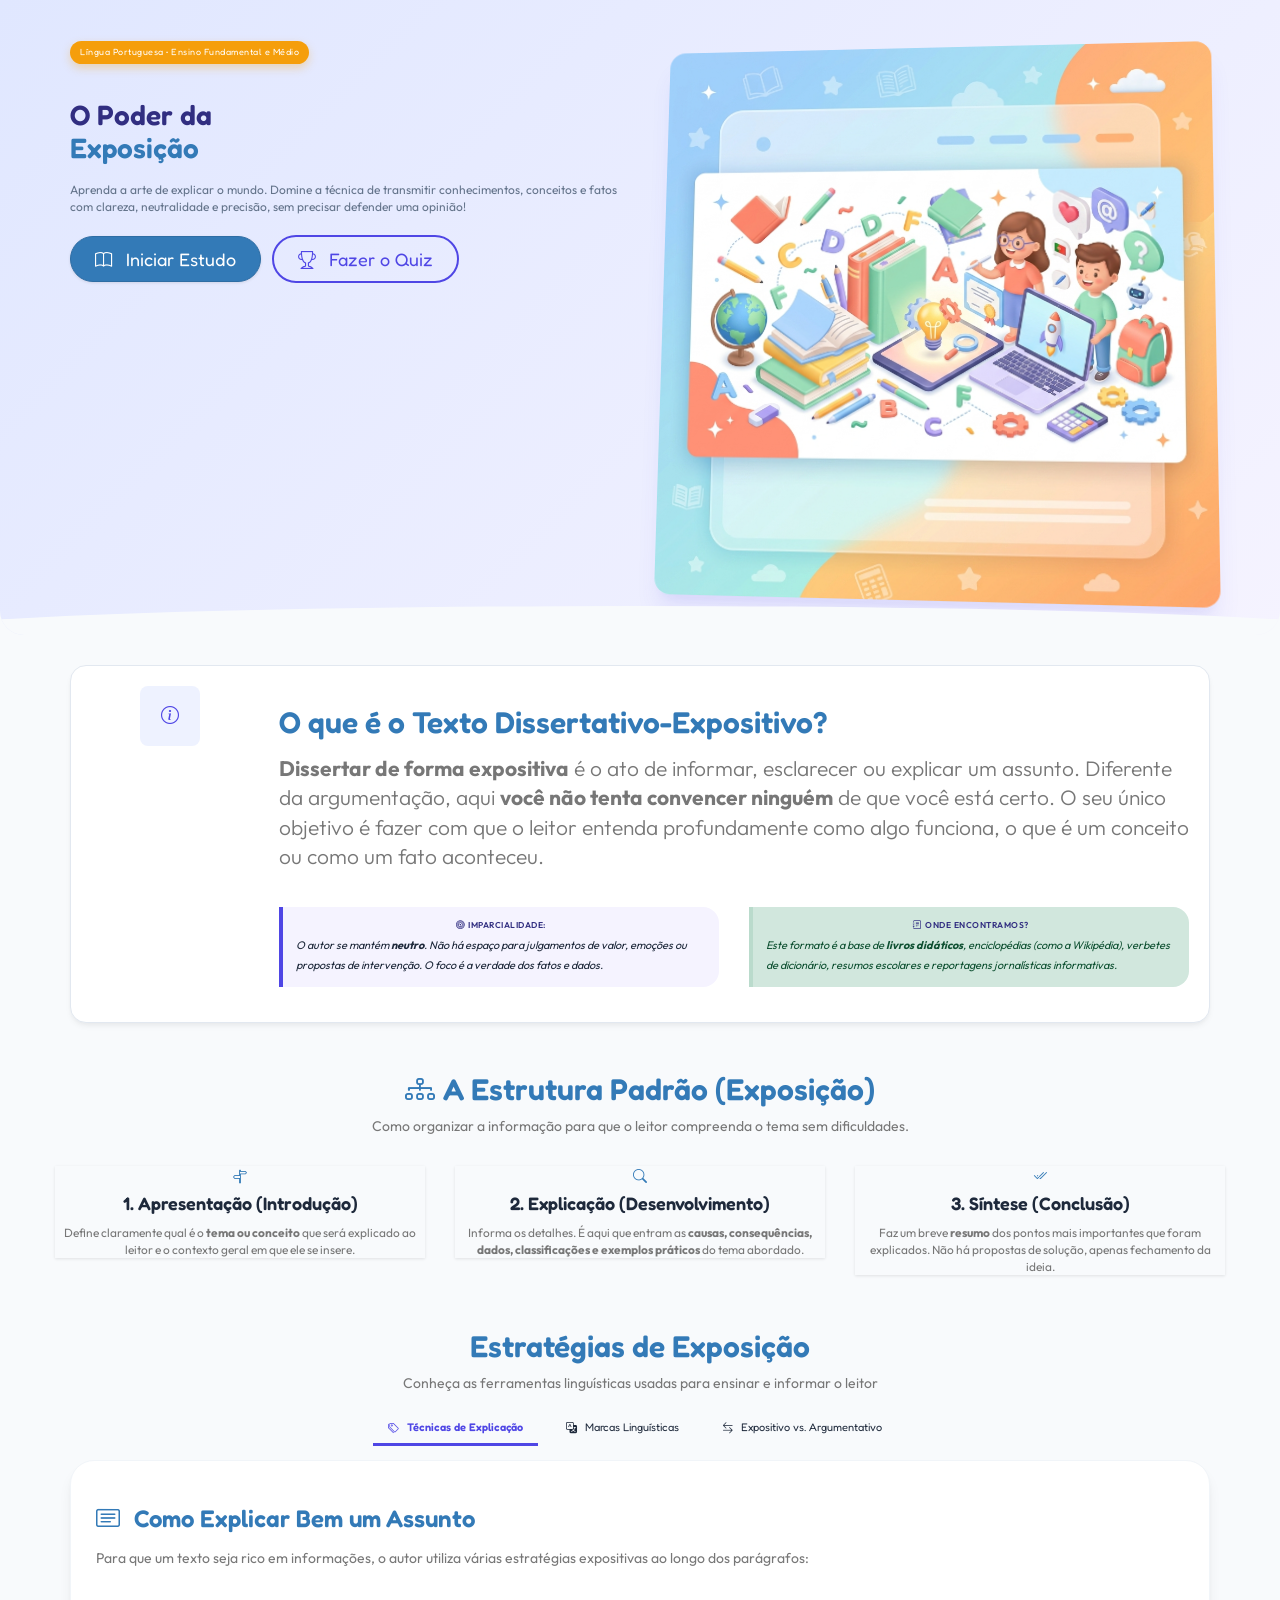
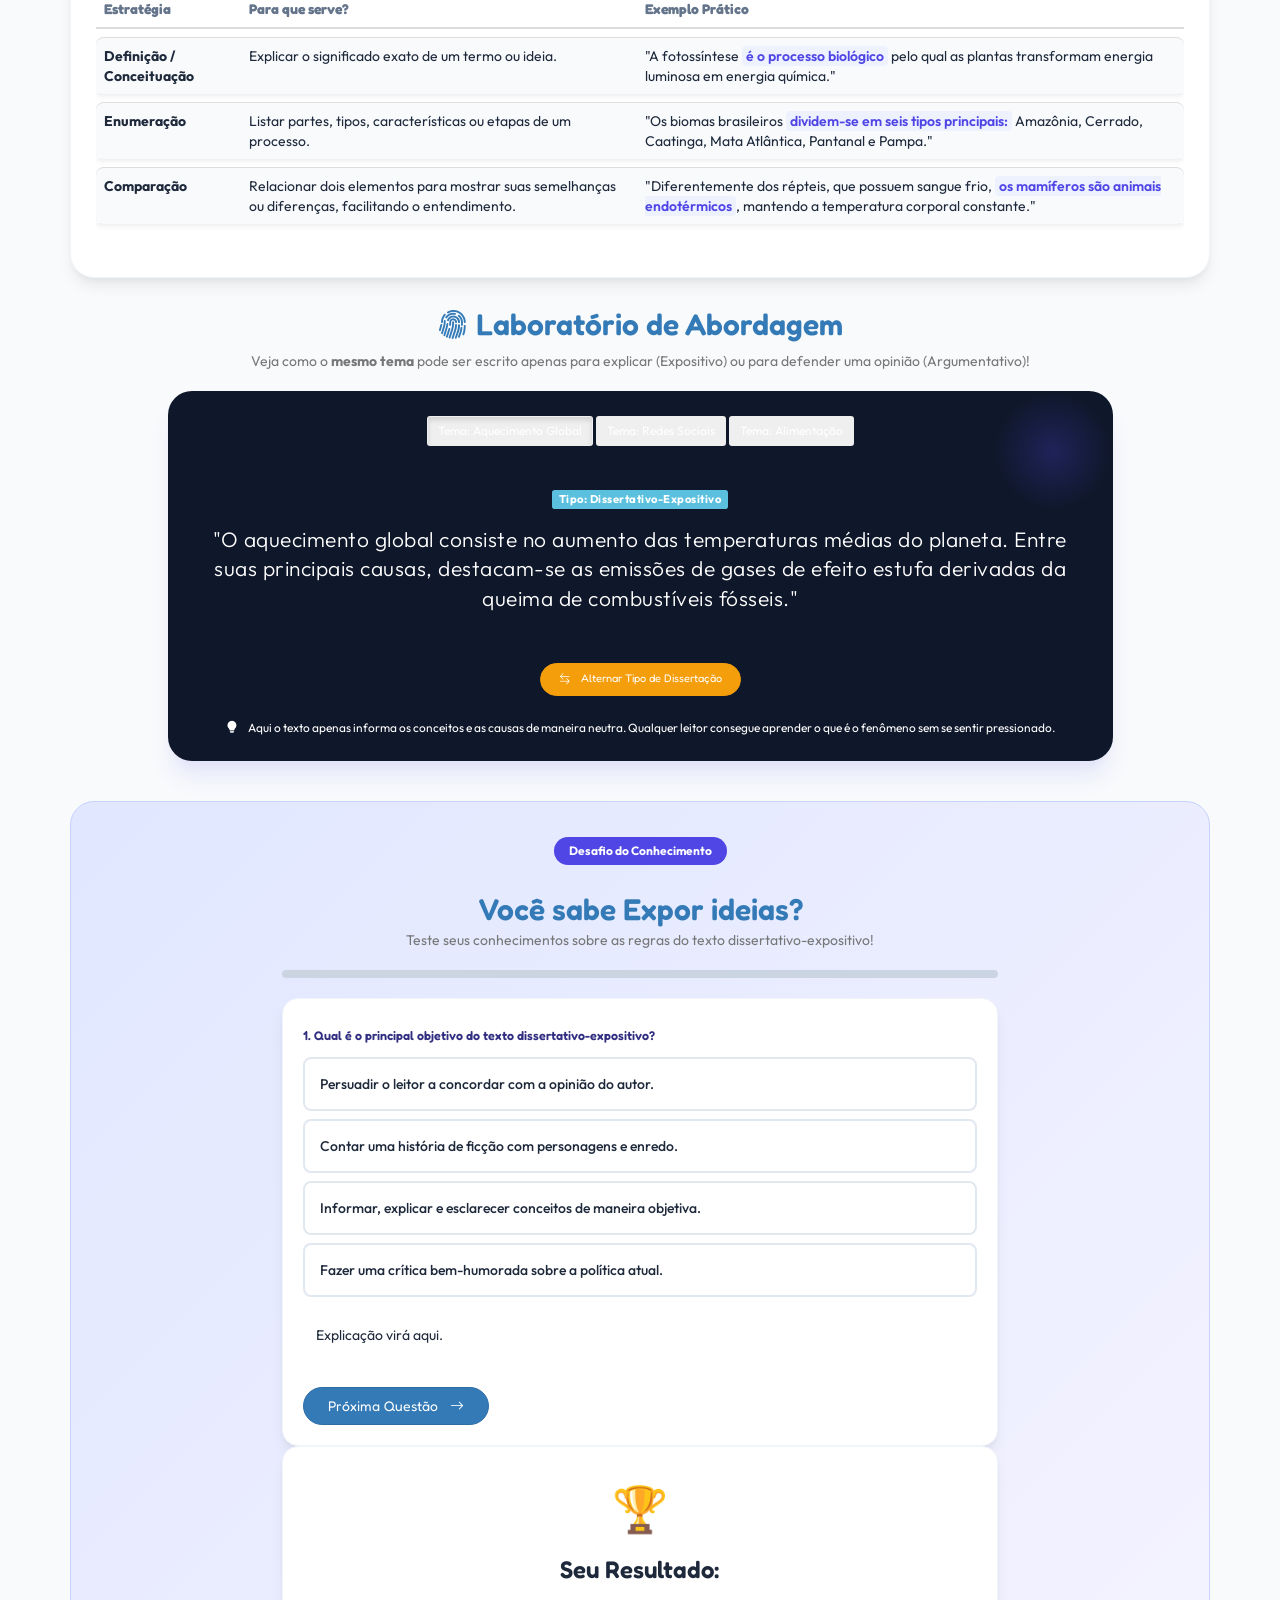
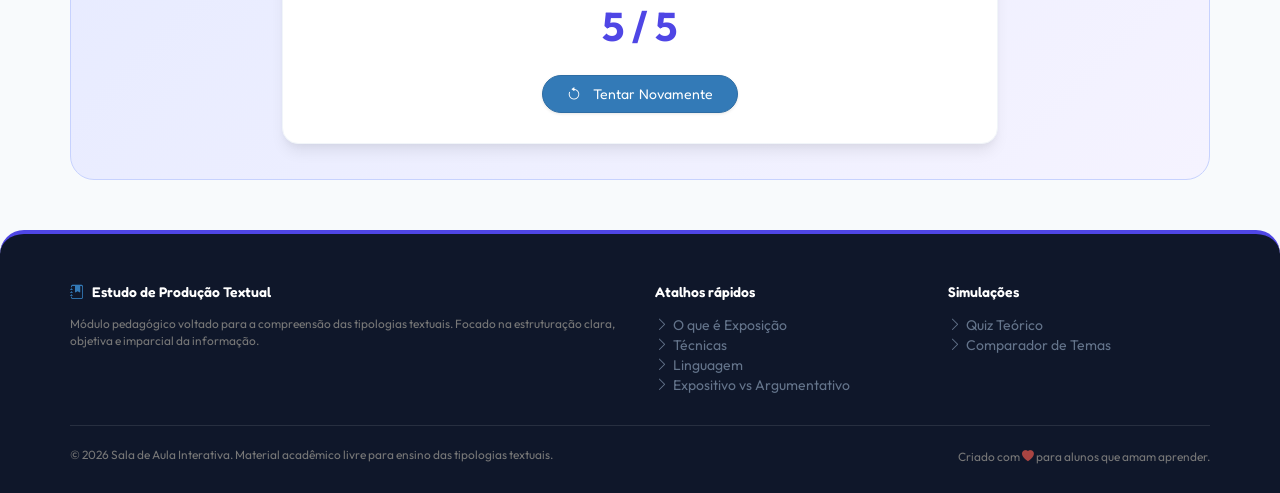
<file: Português - Dissertação Expositiva/index.html>
<!DOCTYPE html>
<html lang="pt-BR">

<head>
    <meta charset="UTF-8">
    <meta name="viewport" content="width=device-width, initial-scale=1.0">
    <title>A Arte de Expor - Informação e Clareza | Produção Textual</title>
    <meta name="description"
        content="Aprenda a estrutura do texto dissertativo-expositivo: como informar, conceituar e explicar fatos de forma clara, objetiva e imparcial!">
    <!-- Bootstrap CSS local -->
    <link rel="stylesheet" href="../bootstrap-3.3.7-dist/css/bootstrap.min.css">
    <!-- Bootstrap Icons via CDN -->
    <link rel="stylesheet" href="https://cdn.jsdelivr.net/npm/bootstrap-icons@1.11.3/font/bootstrap-icons.min.css">
    <!-- Estilos Customizados -->
    <link rel="stylesheet" href="css/styles.css">
</head>

<body>

    <!-- Hero Header -->
    <header class="hero-banner">
        <div class="container">
            <div class="row align-items-center">
                <div class="col-xs-12 col-lg-6 text-center text-lg-start mb-4 mb-lg-0">
                    <span class="badge-grade mb-3">Língua Portuguesa • Ensino Fundamental e Médio</span>
                    <h1 class="hero-title mb-3">O Poder da <br><span class="text-primary">Exposição</span></h1>
                    <p class="hero-subtitle mb-4">
                        Aprenda a arte de explicar o mundo. Domine a técnica de transmitir conhecimentos, conceitos e
                        fatos com clareza, neutralidade e precisão, sem precisar defender uma opinião!
                    </p>
                    <a href="#conteudo-principal" class="btn btn-primary btn-lg px-4 me-2 rounded-pill shadow-sm"
                        style="font-family: 'Fredoka', sans-serif;">
                        <i class="bi bi-book me-2"></i> Iniciar Estudo
                    </a>
                    <a href="#quiz-final" class="btn btn-outline-primary btn-lg px-4 rounded-pill"
                        style="font-family: 'Fredoka', sans-serif;">
                        <i class="bi bi-trophy me-2"></i> Fazer o Quiz
                    </a>
                </div>
                <div class="col-xs-12 col-lg-6 text-center">
                    <img src="images/banner.png" alt="Ilustração de apresentação e compartilhamento de ideias"
                        class="hero-img img-fluid">
                </div>
            </div>
        </div>
    </header>

    <main class="container my-5" id="conteudo-principal">

        <!-- O que é Dissertação-Expositiva? -->
        <section class="row mb-5">
            <div class="col-xs-12">
                <div class="info-card">
                    <div class="row align-items-center">
                        <div class="col-xs-12 col-md-2 text-center mb-3 mb-md-0">
                            <div class="info-card-icon mx-auto">
                                <i class="bi bi-info-circle"></i>
                            </div>
                        </div>
                        <div class="col-xs-12 col-md-10">
                            <h2 class="text-primary mb-3">O que é o Texto Dissertativo-Expositivo?</h2>
                            <p class="lead text-muted">
                                <strong>Dissertar de forma expositiva</strong> é o ato de informar, esclarecer ou
                                explicar um assunto. Diferente da argumentação, aqui <strong>você não tenta convencer
                                    ninguém</strong> de que você está certo. O seu único objetivo é fazer com que o
                                leitor entenda profundamente como algo funciona, o que é um conceito ou como um fato
                                aconteceu.
                            </p>

                            <!-- Pilares da Exposição -->
                            <div class="row mt-4">
                                <div class="col-xs-12 col-md-6 mb-3 mb-md-0">
                                    <div class="grammar-example bg-info-subtle border-info text-info-emphasis h-100">
                                        <span class="label text-info"><i class="bi bi-bullseye"></i>
                                            Imparcialidade:</span>
                                        <span class="sentence">O autor se mantém <strong>neutro</strong>. Não há espaço
                                            para julgamentos de valor, emoções ou propostas de intervenção. O foco é a
                                            verdade dos fatos e dados.</span>
                                    </div>
                                </div>
                                <div class="col-xs-12 col-md-6">
                                    <div
                                        class="grammar-example bg-success-subtle border-success text-success-emphasis h-100">
                                        <span class="label text-success"><i class="bi bi-journal-text"></i> Onde
                                            Encontramos?</span>
                                        <span class="sentence">Este formato é a base de <strong>livros
                                                didáticos</strong>, enciclopédias (como a Wikipédia), verbetes de
                                            dicionário, resumos escolares e reportagens jornalísticas
                                            informativas.</span>
                                    </div>
                                </div>
                            </div>
                        </div>
                    </div>
                </div>
            </div>
        </section>

        <!-- Tríade do Texto Expositivo -->
        <section class="row mb-5">
            <div class="col-xs-12 text-center mb-4">
                <h2 class="text-primary"><i class="bi bi-diagram-3 me-2"></i>A Estrutura Padrão (Exposição)</h2>
                <p class="text-muted">Como organizar a informação para que o leitor compreenda o tema sem dificuldades.
                </p>
            </div>

            <div class="row text-center">
                <div class="col-xs-12 col-md-4 mb-3">
                    <div class="card p-3 border-0 bg-light shadow-sm h-100">
                        <span class="fs-1 text-primary"><i class="bi bi-signpost-split"></i></span>
                        <h4 class="text-secondary mt-2">1. Apresentação (Introdução)</h4>
                        <p class="small text-muted mb-0">Define claramente qual é o <strong>tema ou conceito</strong>
                            que será explicado ao leitor e o contexto geral em que ele se insere.</p>
                    </div>
                </div>
                <div class="col-xs-12 col-md-4 mb-3">
                    <div class="card p-3 border-0 bg-light shadow-sm h-100">
                        <span class="fs-1 text-primary"><i class="bi bi-search"></i></span>
                        <h4 class="text-secondary mt-2">2. Explicação (Desenvolvimento)</h4>
                        <p class="small text-muted mb-0">Informa os detalhes. É aqui que entram as <strong>causas,
                                consequências, dados, classificações e exemplos práticos</strong> do tema abordado.</p>
                    </div>
                </div>
                <div class="col-xs-12 col-md-4 mb-3">
                    <div class="card p-3 border-0 bg-light shadow-sm h-100">
                        <span class="fs-1 text-primary"><i class="bi bi-check2-all"></i></span>
                        <h4 class="text-secondary mt-2">3. Síntese (Conclusão)</h4>
                        <p class="small text-muted mb-0">Faz um breve <strong>resumo</strong> dos pontos mais
                            importantes que foram explicados. Não há propostas de solução, apenas fechamento da ideia.
                        </p>
                    </div>
                </div>
            </div>
        </section>

        <!-- Detalhamento de Ferramentas (Abas) -->
        <section class="mb-5">
            <div class="text-center mb-4">
                <h2 class="text-primary">Estratégias de Exposição</h2>
                <p class="text-muted">Conheça as ferramentas linguísticas usadas para ensinar e informar o leitor</p>
            </div>

            <div class="text-center">
                <ul class="nav nav-tabs custom-tabs" role="tablist">
                    <li role="presentation" class="active">
                        <a href="#estrategias-expositivas" id="tab-foco" role="tab" data-toggle="tab"
                            aria-controls="estrategias-expositivas" aria-expanded="true">
                            <i class="bi bi-tags me-2"></i>Técnicas de Explicação
                        </a>
                    </li>
                    <li role="presentation">
                        <a href="#linguagem" id="tab-discurso" role="tab" data-toggle="tab" aria-controls="linguagem"
                            aria-expanded="false">
                            <i class="bi bi-translate me-2"></i>Marcas Linguísticas
                        </a>
                    </li>
                    <li role="presentation">
                        <a href="#comparativo" id="tab-enredo" role="tab" data-toggle="tab" aria-controls="comparativo"
                            aria-expanded="false">
                            <i class="bi bi-arrow-left-right me-2"></i>Expositivo vs. Argumentativo
                        </a>
                    </li>
                </ul>
            </div>

            <div class="tab-content">

                <!-- Tab 1: Técnicas de Explicação -->
                <div class="tab-pane fade in active" id="estrategias-expositivas" role="tabpanel"
                    aria-labelledby="tab-foco">
                    <div class="tab-pane-content">
                        <h3 class="text-primary mb-3"><i class="bi bi-card-text text-secondary me-2"></i> Como Explicar
                            Bem um Assunto</h3>
                        <p class="text-muted">
                            Para que um texto seja rico em informações, o autor utiliza várias estratégias expositivas
                            ao longo dos parágrafos:
                        </p>

                        <div class="table-responsive mt-3">
                            <table class="table table-custom w-100">
                                <thead>
                                    <tr>
                                        <th>Estratégia</th>
                                        <th>Para que serve?</th>
                                        <th>Exemplo Prático</th>
                                    </tr>
                                </thead>
                                <tbody>
                                    <tr>
                                        <td><b>Definição / Conceituação</b></td>
                                        <td>Explicar o significado exato de um termo ou ideia.</td>
                                        <td>"A fotossíntese <span class="pronoun-highlight">é o processo
                                                biológico</span> pelo qual as plantas transformam energia luminosa em
                                            energia química."</td>
                                    </tr>
                                    <tr>
                                        <td><b>Enumeração</b></td>
                                        <td>Listar partes, tipos, características ou etapas de um processo.</td>
                                        <td>"Os biomas brasileiros <span class="pronoun-highlight">dividem-se em seis
                                                tipos principais:</span> Amazônia, Cerrado, Caatinga, Mata Atlântica,
                                            Pantanal e Pampa."</td>
                                    </tr>
                                    <tr>
                                        <td><b>Comparação</b></td>
                                        <td>Relacionar dois elementos para mostrar suas semelhanças ou diferenças,
                                            facilitando o entendimento.</td>
                                        <td>"Diferentemente dos répteis, que possuem sangue frio, <span
                                                class="pronoun-highlight">os mamíferos são animais endotérmicos</span>,
                                            mantendo a temperatura corporal constante."</td>
                                    </tr>
                                </tbody>
                            </table>
                        </div>
                    </div>
                </div>

                <!-- Tab 2: Marcas Linguísticas -->
                <div class="tab-pane fade" id="linguagem" role="tabpanel" aria-labelledby="tab-discurso">
                    <div class="tab-pane-content">
                        <h3 class="text-primary mb-3"><i class="bi bi-pencil-square text-secondary me-2"></i> Como
                            Escrever na Prática</h3>
                        <p class="text-muted">
                            A linguagem de um texto expositivo precisa transmitir total confiança e clareza. Para isso,
                            atente-se às regras:
                        </p>

                        <div class="row mt-3">
                            <div class="col-xs-12 col-sm-6 mb-3">
                                <div class="p-3 bg-white border border-light rounded shadow-sm h-100">
                                    <h5 class="text-primary"><b>1. Objetividade (3ª Pessoa)</b></h5>
                                    <p class="small text-muted mb-0">Use sempre a 3ª pessoa ("Sabe-se", "Observa-se", "É
                                        importante notar"). Nunca use 1ª pessoa ("Eu acho", "Nós vimos"), pois o foco é
                                        o objeto estudado, não o autor.</p>
                                </div>
                            </div>
                            <div class="col-xs-12 col-sm-6 mb-3">
                                <div class="p-3 bg-white border border-light rounded shadow-sm h-100">
                                    <h5 class="text-primary"><b>2. Sentido Denotativo</b></h5>
                                    <p class="small text-muted mb-0">As palavras devem ser usadas no seu sentido literal
                                        (de dicionário). Evite figuras de linguagem, ironias ou metáforas que possam
                                        gerar dupla interpretação.</p>
                                </div>
                            </div>
                            <div class="col-xs-12 col-sm-6 mb-3">
                                <div class="p-3 bg-white border border-light rounded shadow-sm h-100">
                                    <h5 class="text-primary"><b>3. Uso do Presente do Indicativo</b></h5>
                                    <p class="small text-muted mb-0">Textos que explicam conceitos científicos ou
                                        definições usam o verbo no presente para indicar verdades absolutas (Ex: A água
                                        <em>ferve</em> a 100°C).</p>
                                </div>
                            </div>
                            <div class="col-xs-12 col-sm-6 mb-3">
                                <div class="p-3 bg-white border border-light rounded shadow-sm h-100">
                                    <h5 class="text-primary"><b>4. Vocabulário Específico</b></h5>
                                    <p class="small text-muted mb-0">Utilize termos técnicos da área que está sendo
                                        explicada. Se for um texto sobre geografia, use palavras como "relevo", "bacia
                                        hidrográfica", "clima árido".</p>
                                </div>
                            </div>
                        </div>
                    </div>
                </div>

                <!-- Tab 3: Comparativo (Expositivo x Argumentativo) -->
                <div class="tab-pane fade" id="comparativo" role="tabpanel" aria-labelledby="tab-enredo">
                    <div class="tab-pane-content">
                        <h3 class="text-primary mb-3"><i class="bi bi-scale text-secondary me-2"></i> Qual é a grande
                            diferença?</h3>
                        <p class="text-muted">
                            A maior confusão dos estudantes é misturar as duas coisas. Lembre-se desta regra de ouro:
                        </p>

                        <div class="table-responsive mt-3">
                            <table class="table table-custom w-100">
                                <thead>
                                    <tr>
                                        <th>Característica</th>
                                        <th class="bg-info-subtle">Dissertativo-Expositivo</th>
                                        <th class="bg-warning-subtle">Dissertativo-Argumentativo</th>
                                    </tr>
                                </thead>
                                <tbody>
                                    <tr>
                                        <td><b>Objetivo Principal</b></td>
                                        <td class="bg-info-subtle">Informar, explicar e ensinar.</td>
                                        <td class="bg-warning-subtle">Convencer, persuadir e defender.</td>
                                    </tr>
                                    <tr>
                                        <td><b>Posição do Autor</b></td>
                                        <td class="bg-info-subtle">Neutra e distante (Apresenta apenas os fatos).</td>
                                        <td class="bg-warning-subtle">Parcial (Tem uma tese clara e toma um lado).</td>
                                    </tr>
                                    <tr>
                                        <td><b>Conclusão</b></td>
                                        <td class="bg-info-subtle">Síntese (resumo do que foi ensinado).</td>
                                        <td class="bg-warning-subtle">Proposta de intervenção ou reforço da tese.</td>
                                    </tr>
                                </tbody>
                            </table>
                        </div>
                    </div>
                </div>

            </div>
        </section>

        <!-- Seção Interativa: Identificador de Abordagem -->
        <section class="my-5">
            <div class="text-center mb-4">
                <h2 class="text-primary"><i class="bi bi-fingerprint text-secondary me-2"></i>Laboratório de Abordagem
                </h2>
                <p class="text-muted">Veja como o <strong>mesmo tema</strong> pode ser escrito apenas para explicar
                    (Expositivo) ou para defender uma opinião (Argumentativo)!</p>
            </div>

            <div class="row justify-content-center">
                <div class="col-xs-12 col-lg-10 col-lg-offset-1">
                    <div class="switcher-box">
                        <!-- Botões superiores para trocar de frase -->
                        <div class="text-center mb-4">
                            <button class="btn btn-sm btn-outline-light active sentence-selector-btn"
                                data-index="0">Tema: Aquecimento Global</button>
                            <button class="btn btn-sm btn-outline-light sentence-selector-btn" data-index="1">Tema:
                                Redes Sociais</button>
                            <button class="btn btn-sm btn-outline-light sentence-selector-btn" data-index="2">Tema:
                                Alimentação</button>
                        </div>

                        <!-- Painel da Frase -->
                        <div class="switcher-sentence" id="switcher-sentence-container">
                            <!-- Inserido dinamicamente via JS -->
                        </div>

                        <!-- Painel de Controle e Explicação -->
                        <div class="switcher-controls text-center">
                            <button class="btn btn-switcher btn-switcher-primary mb-3" id="btn-switch-toggle">
                                <i class="bi bi-arrow-left-right me-2"></i> Alternar Tipo de Dissertação
                            </button>
                            <div class="switcher-explanation text-light-50 small mt-2" id="switcher-explanation">
                                <i class="bi text-secondary bi-lightbulb-fill me-2"></i> Clique no botão acima para
                                perceber como a neutralidade desaparece quando a intenção passa a ser convencer.
                            </div>
                        </div>
                    </div>
                </div>
            </div>
        </section>

        <!-- Quiz Final -->
        <section class="quiz-section" id="quiz-final">
            <div class="text-center mb-4">
                <span class="badge bg-primary px-3 py-2 rounded-pill mb-2">Desafio do Conhecimento</span>
                <h2 class="text-primary mb-1">Você sabe Expor ideias?</h2>
                <p class="text-muted">Teste seus conhecimentos sobre as regras do texto dissertativo-expositivo!</p>
            </div>

            <div class="row justify-content-center">
                <div class="col-xs-12 col-sm-10 col-sm-offset-1 col-md-8 col-md-offset-2 col-lg-8 col-lg-offset-2">
                    <!-- Barra de progresso -->
                    <div class="quiz-progress-bar">
                        <div class="quiz-progress-fill" id="quiz-progress-fill"></div>
                    </div>

                    <!-- Wrapper do Quiz ativo -->
                    <div id="quiz-active-wrapper">
                        <div class="quiz-card">
                            <h4 class="quiz-question" id="quiz-question-text">
                                <!-- Texto da questão inserido pelo JS -->
                            </h4>
                            <div class="quiz-options-list" id="quiz-options-container">
                                <!-- Alternativas inseridas pelo JS -->
                            </div>

                            <!-- Bloco de Feedback (Sucesso/Erro) -->
                            <div class="quiz-feedback d-none" id="quiz-feedback-container">
                                <p class="mb-0" id="quiz-feedback-text">Explicação virá aqui.</p>
                            </div>

                            <!-- Controle do Quiz -->
                            <div class="text-end mt-4">
                                <button class="btn btn-primary px-4 py-2 rounded-pill d-none" id="quiz-btn-next"
                                    style="font-family: 'Fredoka', sans-serif;">
                                    Próxima Questão <i class="bi bi-arrow-right ms-2"></i>
                                </button>
                            </div>
                        </div>
                    </div>

                    <!-- Wrapper do Resultado final -->
                    <div id="quiz-results-wrapper" class="quiz-card quiz-results-card d-none">
                        <div class="quiz-result-emoji" id="quiz-results-emoji">🏆</div>
                        <h3 class="mt-3">Seu Resultado:</h3>
                        <div class="quiz-results-score" id="quiz-results-score">5 / 5</div>
                        <div id="quiz-results-text" class="mb-4 text-muted">
                            <!-- Texto customizado de resultado -->
                        </div>
                        <button class="btn btn-primary px-4 py-2 rounded-pill shadow-sm" id="quiz-btn-restart"
                            style="font-family: 'Fredoka', sans-serif;">
                            <i class="bi bi-arrow-counterclockwise me-2"></i> Tentar Novamente
                        </button>
                    </div>
                </div>
            </div>
        </section>

    </main>

    <!-- Footer -->
    <footer>
        <div class="container text-center text-md-start">
            <div class="row">
                <div class="col-xs-12 col-md-6 mb-4 mb-md-0">
                    <h5 class="text-light"><i class="bi bi-journal-bookmark-fill text-primary me-2"></i>Estudo de
                        Produção Textual</h5>
                    <p class="small text-muted">
                        Módulo pedagógico voltado para a compreensão das tipologias textuais.
                        Focado na estruturação clara, objetiva e imparcial da informação.
                    </p>
                </div>
                <div class="col-xs-6 col-md-3 mb-4 mb-md-0">
                    <h5>Atalhos rápidos</h5>
                    <ul class="list-unstyled">
                        <li><a href="#conteudo-principal"><i class="bi bi-chevron-right me-1"></i>O que é Exposição</a>
                        </li>
                        <li><a href="#tab-foco"><i class="bi bi-chevron-right me-1"></i>Técnicas</a></li>
                        <li><a href="#tab-discurso"><i class="bi bi-chevron-right me-1"></i>Linguagem</a></li>
                        <li><a href="#tab-enredo"><i class="bi bi-chevron-right me-1"></i>Expositivo vs
                                Argumentativo</a></li>
                    </ul>
                </div>
                <div class="col-xs-6 col-md-3">
                    <h5>Simulações</h5>
                    <ul class="list-unstyled">
                        <li><a href="#quiz-final"><i class="bi bi-chevron-right me-1"></i>Quiz Teórico</a></li>
                        <li><a href="#conteudo-principal"><i class="bi bi-chevron-right me-1"></i>Comparador de
                                Temas</a></li>
                    </ul>
                </div>
            </div>
            <hr class="my-4">
            <div class="row align-items-center">
                <div class="col-xs-12 col-md-6 text-center text-md-start">
                    <p class="small text-muted mb-0">&copy; 2026 Sala de Aula Interativa. Material acadêmico livre para
                        ensino das tipologias textuais.</p>
                </div>
                <div class="col-xs-12 col-md-6 text-center text-md-end mt-2 mt-md-0">
                    <span class="text-muted small">Criado com <i class="bi bi-heart-fill text-danger mx-1"></i> para
                        alunos que amam aprender.</span>
                </div>
            </div>
        </div>
    </footer>

    <!-- jQuery 1.12.4 para compatibilidade com Bootstrap 3 e Android 4.1 -->
    <script src="https://code.jquery.com/jquery-1.12.4.min.js"></script>
    <!-- Bootstrap 3 JS local -->
    <script src="../bootstrap-3.3.7-dist/js/bootstrap.min.js"></script>
    <!-- Lógica de Funcionamento -->
    <script src="js/app.js"></script>
</body>

</html>
</file>
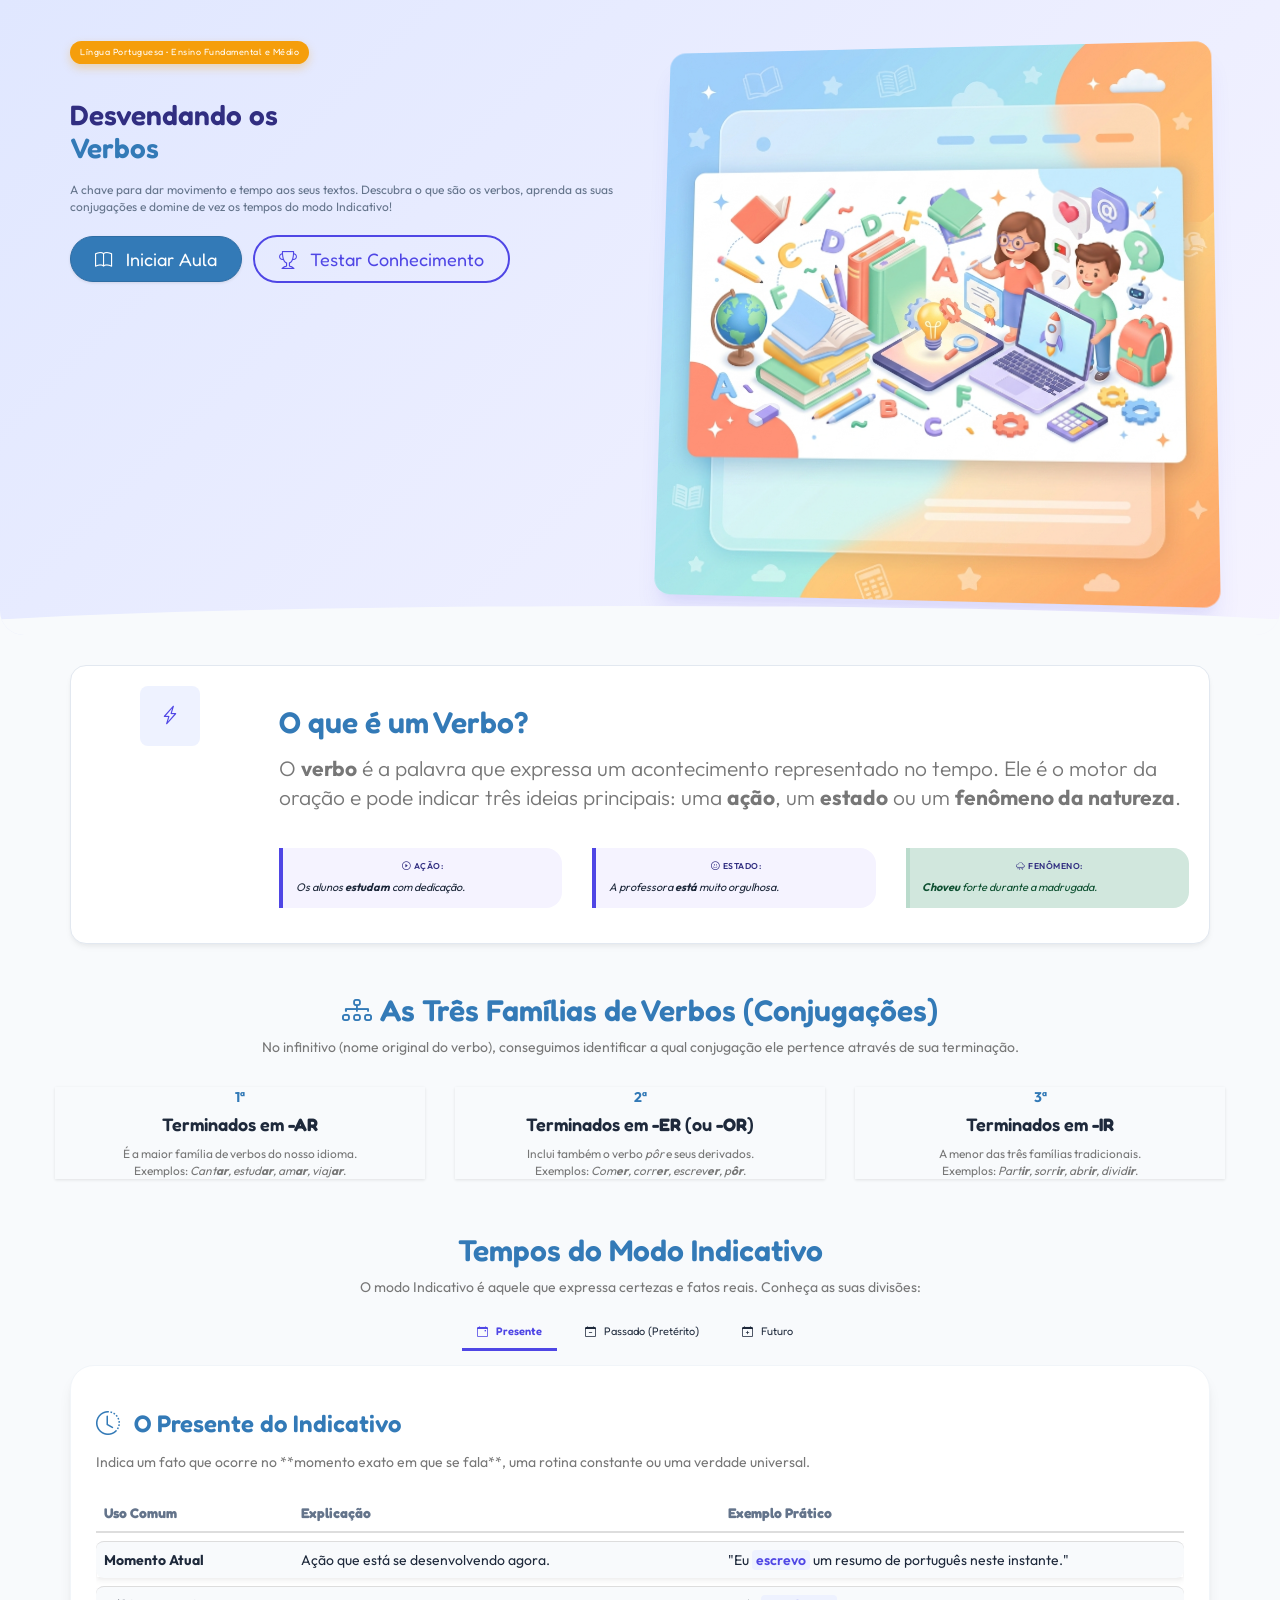
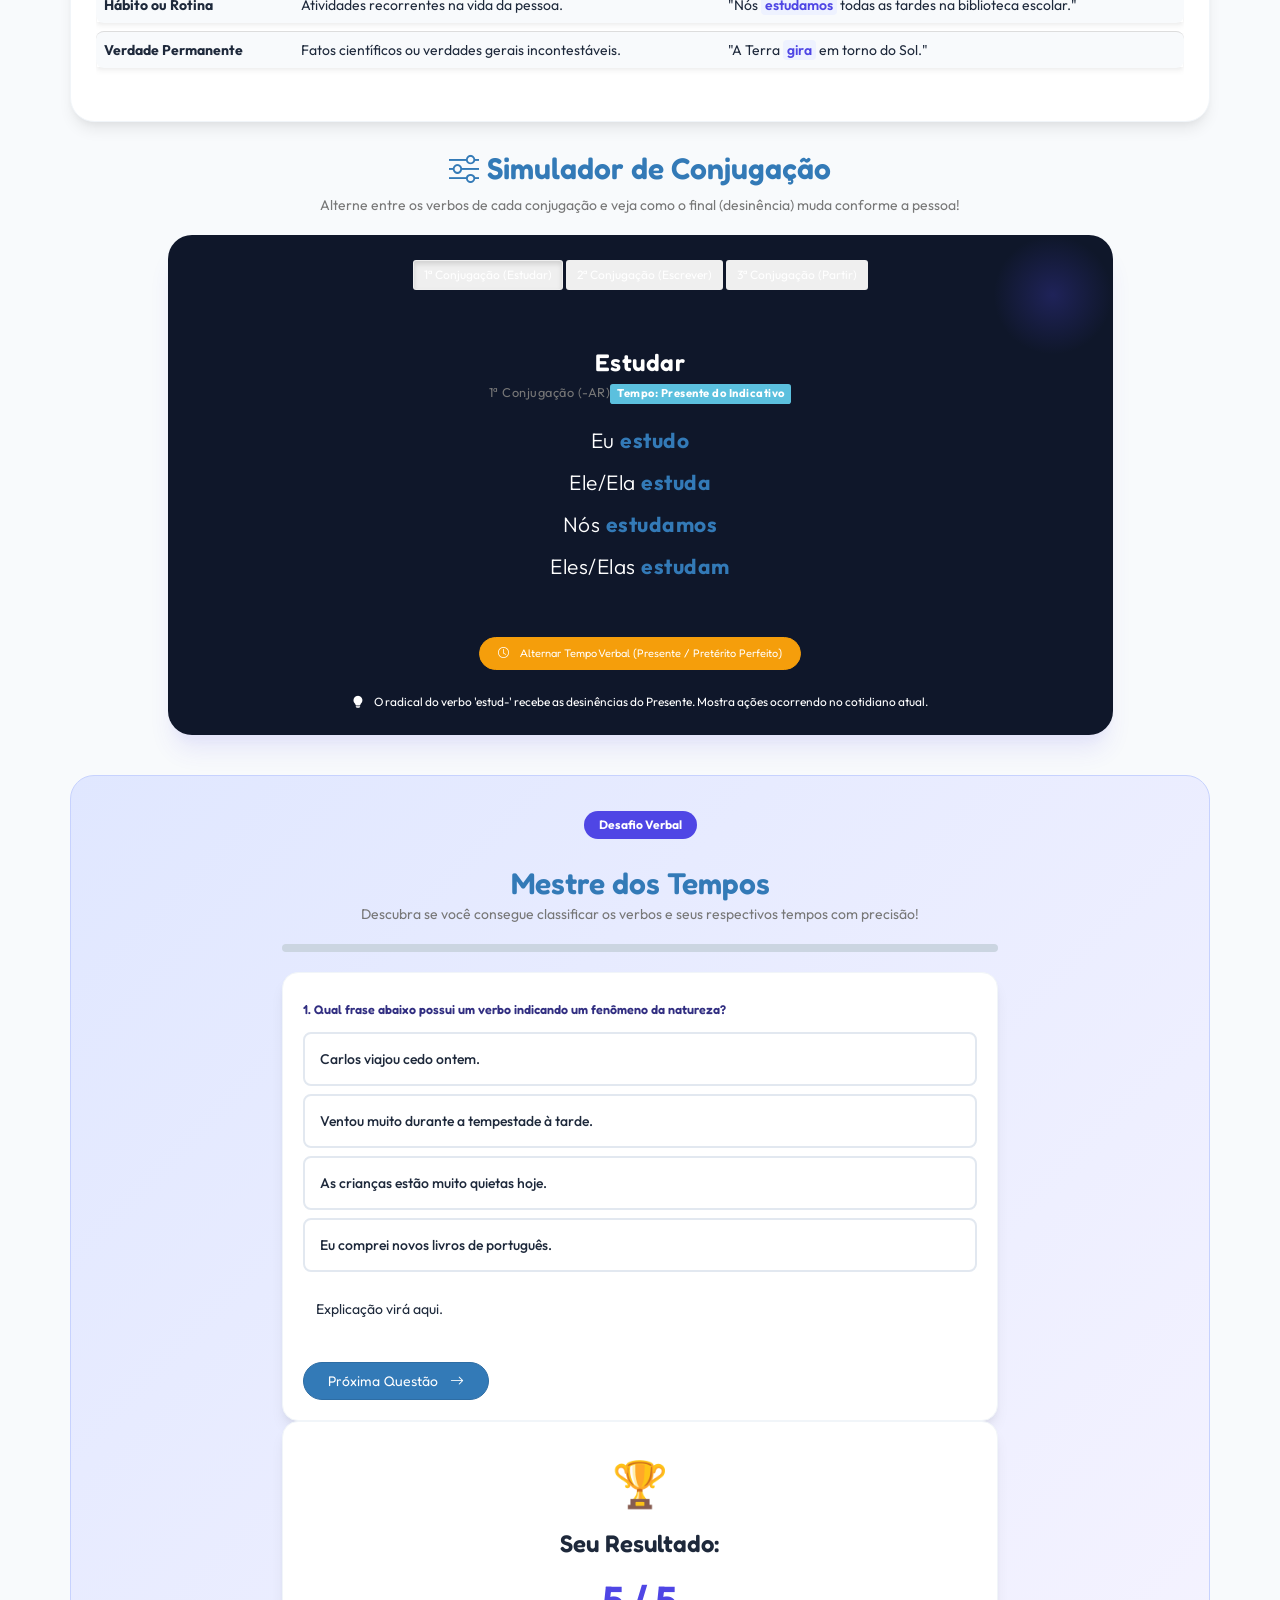
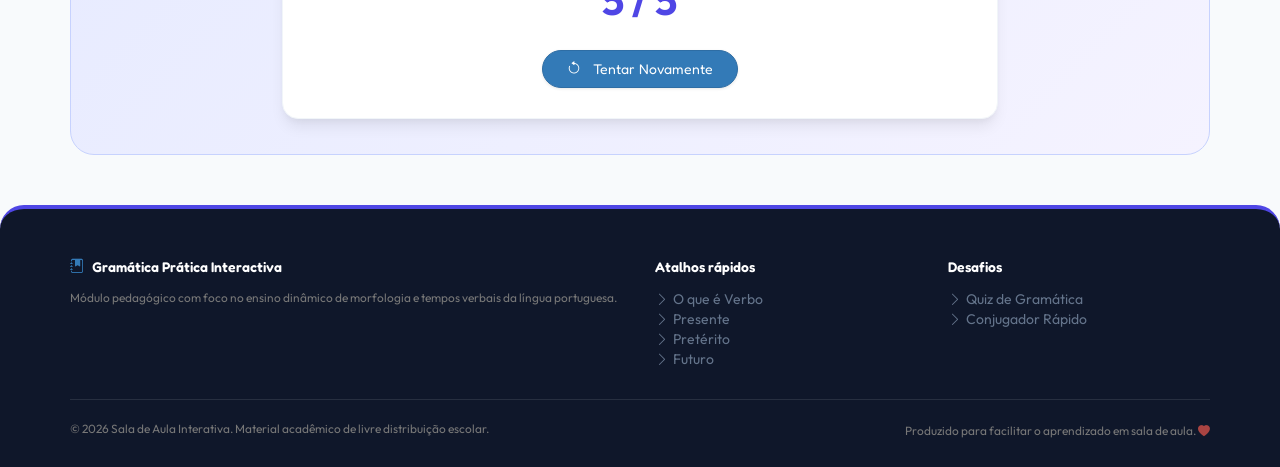
<file: Português - Introdução ao Verbo/index.html>
<!DOCTYPE html>
<html lang="pt-BR">

<head>
    <meta charset="UTF-8">
    <meta name="viewport" content="width=device-width, initial-scale=1.0">
    <title>Introdução ao Verbo e Tempos Verbais | Gramática Prática</title>
    <meta name="description"
        content="Aprenda o que é um verbo, como ele se flexiona e domine os principais tempos verbais do modo Indicativo de forma simples e interativa!">
    <!-- Bootstrap CSS local -->
    <link rel="stylesheet" href="../bootstrap-3.3.7-dist/css/bootstrap.min.css">
    <!-- Bootstrap Icons via CDN -->
    <link rel="stylesheet" href="https://cdn.jsdelivr.net/npm/bootstrap-icons@1.11.3/font/bootstrap-icons.min.css">
    <!-- Estilos Customizados -->
    <link rel="stylesheet" href="css/styles.css">
</head>

<body>

    <!-- Hero Header -->
    <header class="hero-banner">
        <div class="container">
            <div class="row align-items-center">
                <div class="col-xs-12 col-lg-6 text-center text-lg-start mb-4 mb-lg-0">
                    <span class="badge-grade mb-3">Língua Portuguesa • Ensino Fundamental e Médio</span>
                    <h1 class="hero-title mb-3">Desvendando os <br><span class="text-primary">Verbos</span></h1>
                    <p class="hero-subtitle mb-4">
                        A chave para dar movimento e tempo aos seus textos. Descubra o que são os verbos, aprenda as
                        suas conjugações e domine de vez os tempos do modo Indicativo!
                    </p>
                    <a href="#conteudo-principal" class="btn btn-primary btn-lg px-4 me-2 rounded-pill shadow-sm"
                        style="font-family: 'Fredoka', sans-serif;">
                        <i class="bi bi-book me-2"></i> Iniciar Aula
                    </a>
                    <a href="#quiz-final" class="btn btn-outline-primary btn-lg px-4 rounded-pill"
                        style="font-family: 'Fredoka', sans-serif;">
                        <i class="bi bi-trophy me-2"></i> Testar Conhecimento
                    </a>
                </div>
                <div class="col-xs-12 col-lg-6 text-center">
                    <img src="images/banner.png" alt="Ilustração sobre comunicação e tempo" class="hero-img img-fluid">
                </div>
            </div>
        </div>
    </header>

    <main class="container my-5" id="conteudo-principal">

        <!-- O que é um Verbo? -->
        <section class="row mb-5">
            <div class="col-xs-12">
                <div class="info-card">
                    <div class="row align-items-center">
                        <div class="col-xs-12 col-md-2 text-center mb-3 mb-md-0">
                            <div class="info-card-icon mx-auto">
                                <i class="bi bi-lightning-charge"></i>
                            </div>
                        </div>
                        <div class="col-xs-12 col-md-10">
                            <h2 class="text-primary mb-3">O que é um Verbo?</h2>
                            <p class="lead text-muted">
                                O <strong>verbo</strong> é a palavra que expressa um acontecimento representado no
                                tempo. Ele é o motor da oração e pode indicar três ideias principais: uma
                                <strong>ação</strong>, um <strong>estado</strong> ou um <strong>fenômeno da
                                    natureza</strong>.
                            </p>

                            <!-- Exemplos de Natureza do Verbo -->
                            <div class="row mt-4">
                                <div class="col-xs-12 col-md-4 mb-3 mb-md-0">
                                    <div class="grammar-example bg-info-subtle border-info text-info-emphasis h-100">
                                        <span class="label text-info"><i class="bi bi-play-circle"></i> Ação:</span>
                                        <span class="sentence">Os alunos <strong>estudam</strong> com dedicação.</span>
                                    </div>
                                </div>
                                <div class="col-xs-12 col-md-4 mb-3 mb-md-0">
                                    <div
                                        class="grammar-example bg-warning-subtle border-warning text-warning-emphasis h-100">
                                        <span class="label text-warning"><i class="bi bi-emoji-smile"></i>
                                            Estado:</span>
                                        <span class="sentence">A professora <strong>está</strong> muito
                                            orgulhosa.</span>
                                    </div>
                                </div>
                                <div class="col-xs-12 col-md-4">
                                    <div
                                        class="grammar-example bg-success-subtle border-success text-success-emphasis h-100">
                                        <span class="label text-success"><i class="bi bi-cloud-rain"></i>
                                            Fenômeno:</span>
                                        <span class="sentence"><strong>Choveu</strong> forte durante a madrugada.</span>
                                    </div>
                                </div>
                            </div>
                        </div>
                    </div>
                </div>
            </div>
        </section>

        <!-- As Três Conjugações -->
        <section class="row mb-5">
            <div class="col-xs-12 text-center mb-4">
                <h2 class="text-primary"><i class="bi bi-diagram-3 me-2"></i>As Três Famílias de Verbos (Conjugações)
                </h2>
                <p class="text-muted">No infinitivo (nome original do verbo), conseguimos identificar a qual conjugação
                    ele pertence através de sua terminação.</p>
            </div>

            <div class="row text-center">
                <div class="col-xs-12 col-md-4 mb-3">
                    <div class="card p-3 border-0 bg-light shadow-sm h-100">
                        <span class="fs-1 text-primary"><b>1ª</b></span>
                        <h4 class="text-secondary mt-2">Terminados em <strong>-AR</strong></h4>
                        <p class="small text-muted mb-0">É a maior família de verbos do nosso idioma.<br>Exemplos:
                            <em>Cant<strong>ar</strong>, estud<strong>ar</strong>, am<strong>ar</strong>,
                                viaj<strong>ar</strong></em>.</p>
                    </div>
                </div>
                <div class="col-xs-12 col-md-4 mb-3">
                    <div class="card p-3 border-0 bg-light shadow-sm h-100">
                        <span class="fs-1 text-primary"><b>2ª</b></span>
                        <h4 class="text-secondary mt-2">Terminados em <strong>-ER</strong> (ou <strong>-OR</strong>)
                        </h4>
                        <p class="small text-muted mb-0">Inclui também o verbo <em>pôr</em> e seus
                            derivados.<br>Exemplos: <em>Com<strong>er</strong>, corr<strong>er</strong>,
                                escrev<strong>er</strong>, p<strong>ôr</strong></em>.</p>
                    </div>
                </div>
                <div class="col-xs-12 col-md-4 mb-3">
                    <div class="card p-3 border-0 bg-light shadow-sm h-100">
                        <span class="fs-1 text-primary"><b>3ª</b></span>
                        <h4 class="text-secondary mt-2">Terminados em <strong>-IR</strong></h4>
                        <p class="small text-muted mb-0">A menor das três famílias tradicionais.<br>Exemplos:
                            <em>Part<strong>ir</strong>, sorr<strong>ir</strong>, abr<strong>ir</strong>,
                                divid<strong>ir</strong></em>.</p>
                    </div>
                </div>
            </div>
        </section>

        <!-- Detalhamento de Tempos Verbais (Abas) -->
        <section class="mb-5">
            <div class="text-center mb-4">
                <h2 class="text-primary">Tempos do Modo Indicativo</h2>
                <p class="text-muted">O modo Indicativo é aquele que expressa certezas e fatos reais. Conheça as suas
                    divisões:</p>
            </div>

            <div class="text-center">
                <ul class="nav nav-tabs custom-tabs" role="tablist">
                    <li role="presentation" class="active">
                        <a href="#tempo-presente" id="tab-presente" role="tab" data-toggle="tab"
                            aria-controls="tempo-presente" aria-expanded="true">
                            <i class="bi bi-calendar-event me-2"></i>Presente
                        </a>
                    </li>
                    <li role="presentation">
                        <a href="#tempo-passado" id="tab-passado" role="tab" data-toggle="tab"
                            aria-controls="tempo-passado" aria-expanded="false">
                            <i class="bi bi-calendar-minus me-2"></i>Passado (Pretérito)
                        </a>
                    </li>
                    <li role="presentation">
                        <a href="#tempo-futuro" id="tab-futuro" role="tab" data-toggle="tab"
                            aria-controls="tempo-futuro" aria-expanded="false">
                            <i class="bi bi-calendar-plus me-2"></i>Futuro
                        </a>
                    </li>
                </ul>
            </div>

            <div class="tab-content">

                <!-- Tab 1: Presente -->
                <div class="tab-pane fade in active" id="tempo-presente" role="tabpanel" aria-labelledby="tab-presente">
                    <div class="tab-pane-content">
                        <h3 class="text-primary mb-3"><i class="bi bi-clock-history text-secondary me-2"></i> O Presente
                            do Indicativo</h3>
                        <p class="text-muted">
                            Indica um fato que ocorre no **momento exato em que se fala**, uma rotina constante ou uma
                            verdade universal.
                        </p>

                        <div class="table-responsive mt-3">
                            <table class="table table-custom w-100">
                                <thead>
                                    <tr>
                                        <th>Uso Comum</th>
                                        <th>Explicação</th>
                                        <th>Exemplo Prático</th>
                                    </tr>
                                </thead>
                                <tbody>
                                    <tr>
                                        <td><b>Momento Atual</b></td>
                                        <td>Ação que está se desenvolvendo agora.</td>
                                        <td>"Eu <span class="pronoun-highlight">escrevo</span> um resumo de português
                                            neste instante."</td>
                                    </tr>
                                    <tr>
                                        <td><b>Hábito ou Rotina</b></td>
                                        <td>Atividades recorrentes na vida da pessoa.</td>
                                        <td>"Nós <span class="pronoun-highlight">estudamos</span> todas as tardes na
                                            biblioteca escolar."</td>
                                    </tr>
                                    <tr>
                                        <td><b>Verdade Permanente</b></td>
                                        <td>Fatos científicos ou verdades gerais incontestáveis.</td>
                                        <td>"A Terra <span class="pronoun-highlight">gira</span> em torno do Sol."</td>
                                    </tr>
                                </tbody>
                            </table>
                        </div>
                    </div>
                </div>

                <!-- Tab 2: Passado -->
                <div class="tab-pane fade" id="tempo-passado" role="tabpanel" aria-labelledby="tab-passado">
                    <div class="tab-pane-content">
                        <h3 class="text-primary mb-3"><i class="bi bi-arrow-left-circle text-secondary me-2"></i> Os
                            Diferentes Pretéritos (Passados)</h3>
                        <p class="text-muted">
                            No português, dividimos o passado de acordo com a duração e o acabamento da ação:
                        </p>

                        <div class="row mt-3">
                            <div class="col-xs-12 col-md-4 mb-3">
                                <div class="p-3 bg-white border border-light rounded shadow-sm h-100">
                                    <h5 class="text-primary"><b>Pretérito Perfeito</b></h5>
                                    <p class="small text-muted mb-2">Uma ação pontual, perfeitamente concluída e
                                        terminada no passado.</p>
                                    <span class="badge bg-success">Ex: "Eu <strong>estudei</strong> ontem."</span>
                                </div>
                            </div>
                            <div class="col-xs-12 col-md-4 mb-3">
                                <div class="p-3 bg-white border border-light rounded shadow-sm h-100">
                                    <h5 class="text-primary"><b>Pretérito Imperfeito</b></h5>
                                    <p class="small text-muted mb-2">Uma ação habitual do passado, algo contínuo ou que
                                        foi interrompido.</p>
                                    <span class="badge bg-warning text-dark">Ex: "Eu <strong>estudava</strong> todas as
                                        noites."</span>
                                </div>
                            </div>
                            <div class="col-xs-12 col-md-4 mb-3">
                                <div class="p-3 bg-white border border-light rounded shadow-sm h-100">
                                    <h5 class="text-primary"><b>Pretérito Mais-Que-Perfeito</b></h5>
                                    <p class="small text-muted mb-2">Uma ação que aconteceu antes de outro acontecimento
                                        também passado.</p>
                                    <span class="badge bg-info">Ex: "Eu já <strong>estudara</strong> quando ele
                                        chegou."</span>
                                </div>
                            </div>
                        </div>
                    </div>
                </div>

                <!-- Tab 3: Futuro -->
                <div class="tab-pane fade" id="tempo-futuro" role="tabpanel" aria-labelledby="tab-futuro">
                    <div class="tab-pane-content">
                        <h3 class="text-primary mb-3"><i class="bi bi-arrow-right-circle text-secondary me-2"></i> Os
                            Futuros</h3>
                        <p class="text-muted">
                            Usados para expressar ações que ocorrerão depois do momento da fala:
                        </p>

                        <div class="table-responsive mt-3">
                            <table class="table table-custom w-100">
                                <thead>
                                    <tr>
                                        <th>Tempo</th>
                                        <th>O que representa?</th>
                                        <th>Exemplo Prático</th>
                                    </tr>
                                </thead>
                                <tbody>
                                    <tr>
                                        <td><b>Futuro do Presente</b></td>
                                        <td>Uma ação que certamente se realizará em um tempo posterior ao de agora.</td>
                                        <td>"Amanhã nós <span class="pronoun-highlight">faremos</span> a prova de
                                            gramática."</td>
                                    </tr>
                                    <tr>
                                        <td><b>Futuro do Pretérito</b></td>
                                        <td>Uma ação futura condicionada ou dependente de outra situação para acontecer.
                                        </td>
                                        <td>"Eu <span class="pronoun-highlight">viajaria</span> se tivesse dinheiro."
                                        </td>
                                    </tr>
                                </tbody>
                            </table>
                        </div>
                    </div>
                </div>

            </div>
        </section>

        <!-- Seção Interativa: Conjugador Dinâmico -->
        <section class="my-5">
            <div class="text-center mb-4">
                <h2 class="text-primary"><i class="bi bi-sliders text-secondary me-2"></i>Simulador de Conjugação</h2>
                <p class="text-muted">Alterne entre os verbos de cada conjugação e veja como o final (desinência) muda
                    conforme a pessoa!</p>
            </div>

            <div class="row justify-content-center">
                <div class="col-xs-12 col-lg-10 col-lg-offset-1">
                    <div class="switcher-box">
                        <!-- Botões superiores para trocar de Verbo -->
                        <div class="text-center mb-4">
                            <button class="btn btn-sm btn-outline-light active sentence-selector-btn" data-index="0">1ª
                                Conjugação (Estudar)</button>
                            <button class="btn btn-sm btn-outline-light sentence-selector-btn" data-index="1">2ª
                                Conjugação (Escrever)</button>
                            <button class="btn btn-sm btn-outline-light sentence-selector-btn" data-index="2">3ª
                                Conjugação (Partir)</button>
                        </div>

                        <!-- Painel da Frase -->
                        <div class="switcher-sentence" id="switcher-sentence-container">
                            <!-- Inserido dinamicamente via JS -->
                        </div>

                        <!-- Painel de Controle e Explicação -->
                        <div class="switcher-controls text-center">
                            <button class="btn btn-switcher btn-switcher-primary mb-3" id="btn-switch-toggle">
                                <i class="bi bi-clock me-2"></i> Alternar Tempo Verbal (Presente / Pretérito Perfeito)
                            </button>
                            <div class="switcher-explanation text-light-50 small mt-2" id="switcher-explanation">
                                <!-- Inserido via JS -->
                            </div>
                        </div>
                    </div>
                </div>
            </div>
        </section>

        <!-- Quiz Final -->
        <section class="quiz-section" id="quiz-final">
            <div class="text-center mb-4">
                <span class="badge bg-primary px-3 py-2 rounded-pill mb-2">Desafio Verbal</span>
                <h2 class="text-primary mb-1">Mestre dos Tempos</h2>
                <p class="text-muted">Descubra se você consegue classificar os verbos e seus respectivos tempos com
                    precisão!</p>
            </div>

            <div class="row justify-content-center">
                <div class="col-xs-12 col-sm-10 col-sm-offset-1 col-md-8 col-md-offset-2 col-lg-8 col-lg-offset-2">
                    <!-- Barra de progresso -->
                    <div class="quiz-progress-bar">
                        <div class="quiz-progress-fill" id="quiz-progress-fill"></div>
                    </div>

                    <!-- Wrapper do Quiz ativo -->
                    <div id="quiz-active-wrapper">
                        <div class="quiz-card">
                            <h4 class="quiz-question" id="quiz-question-text">
                                <!-- Texto da questão inserido pelo JS -->
                            </h4>
                            <div class="quiz-options-list" id="quiz-options-container">
                                <!-- Alternativas inseridas pelo JS -->
                            </div>

                            <!-- Bloco de Feedback (Sucesso/Erro) -->
                            <div class="quiz-feedback d-none" id="quiz-feedback-container">
                                <p class="mb-0" id="quiz-feedback-text">Explicação virá aqui.</p>
                            </div>

                            <!-- Controle do Quiz -->
                            <div class="text-end mt-4">
                                <button class="btn btn-primary px-4 py-2 rounded-pill d-none" id="quiz-btn-next"
                                    style="font-family: 'Fredoka', sans-serif;">
                                    Próxima Questão <i class="bi bi-arrow-right ms-2"></i>
                                </button>
                            </div>
                        </div>
                    </div>

                    <!-- Wrapper do Resultado final -->
                    <div id="quiz-results-wrapper" class="quiz-card quiz-results-card d-none">
                        <div class="quiz-result-emoji" id="quiz-results-emoji">🏆</div>
                        <h3 class="mt-3">Seu Resultado:</h3>
                        <div class="quiz-results-score" id="quiz-results-score">5 / 5</div>
                        <div id="quiz-results-text" class="mb-4 text-muted">
                            <!-- Texto customizado de resultado -->
                        </div>
                        <button class="btn btn-primary px-4 py-2 rounded-pill shadow-sm" id="quiz-btn-restart"
                            style="font-family: 'Fredoka', sans-serif;">
                            <i class="bi bi-arrow-counterclockwise me-2"></i> Tentar Novamente
                        </button>
                    </div>
                </div>
            </div>
        </section>

    </main>

    <!-- Footer -->
    <footer>
        <div class="container text-center text-md-start">
            <div class="row">
                <div class="col-xs-12 col-md-6 mb-4 mb-md-0">
                    <h5 class="text-light"><i class="bi bi-journal-bookmark-fill text-primary me-2"></i>Gramática
                        Prática Interactiva</h5>
                    <p class="small text-muted">
                        Módulo pedagógico com foco no ensino dinâmico de morfologia e tempos verbais da língua
                        portuguesa.
                    </p>
                </div>
                <div class="col-xs-6 col-md-3 mb-4 mb-md-0">
                    <h5>Atalhos rápidos</h5>
                    <ul class="list-unstyled">
                        <li><a href="#conteudo-principal"><i class="bi bi-chevron-right me-1"></i>O que é Verbo</a></li>
                        <li><a href="#tab-presente"><i class="bi bi-chevron-right me-1"></i>Presente</a></li>
                        <li><a href="#tab-passado"><i class="bi bi-chevron-right me-1"></i>Pretérito</a></li>
                        <li><a href="#tab-futuro"><i class="bi bi-chevron-right me-1"></i>Futuro</a></li>
                    </ul>
                </div>
                <div class="col-xs-6 col-md-3">
                    <h5>Desafios</h5>
                    <ul class="list-unstyled">
                        <li><a href="#quiz-final"><i class="bi bi-chevron-right me-1"></i>Quiz de Gramática</a></li>
                        <li><a href="#conteudo-principal"><i class="bi bi-chevron-right me-1"></i>Conjugador Rápido</a>
                        </li>
                    </ul>
                </div>
            </div>
            <hr class="my-4">
            <div class="row align-items-center">
                <div class="col-xs-12 col-md-6 text-center text-md-start">
                    <p class="small text-muted mb-0">&copy; 2026 Sala de Aula Interativa. Material acadêmico de livre
                        distribuição escolar.</p>
                </div>
                <div class="col-xs-12 col-md-6 text-center text-md-end mt-2 mt-md-0">
                    <span class="text-muted small">Produzido para facilitar o aprendizado em sala de aula. <i
                            class="bi bi-heart-fill text-danger"></i></span>
                </div>
            </div>
        </div>
    </footer>

    <!-- jQuery 1.12.4 para compatibilidade com Bootstrap 3 e Android 4.1 -->
    <script src="https://code.jquery.com/jquery-1.12.4.min.js"></script>
    <!-- Bootstrap 3 JS local -->
    <script src="../bootstrap-3.3.7-dist/js/bootstrap.min.js"></script>
    <!-- Lógica de Funcionamento -->
    <script src="js/app.js"></script>
</body>

</html>
</file>
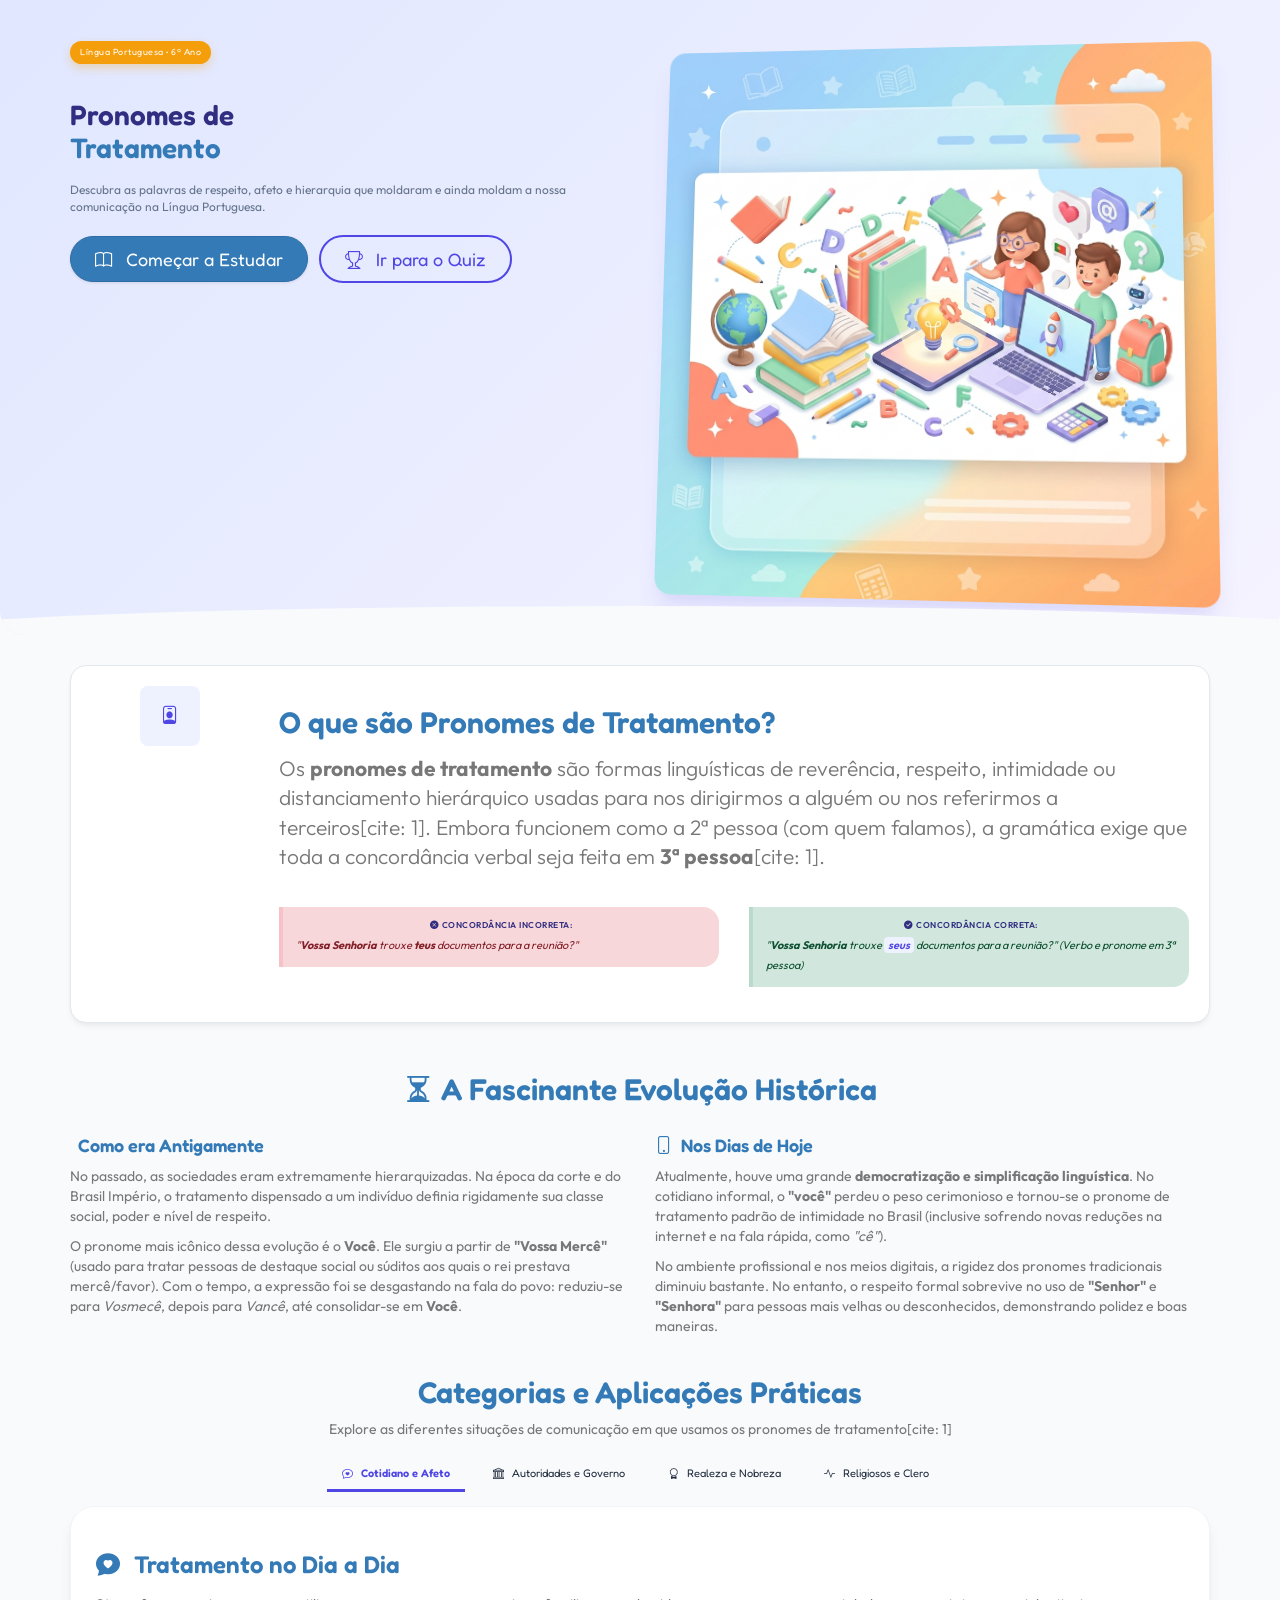
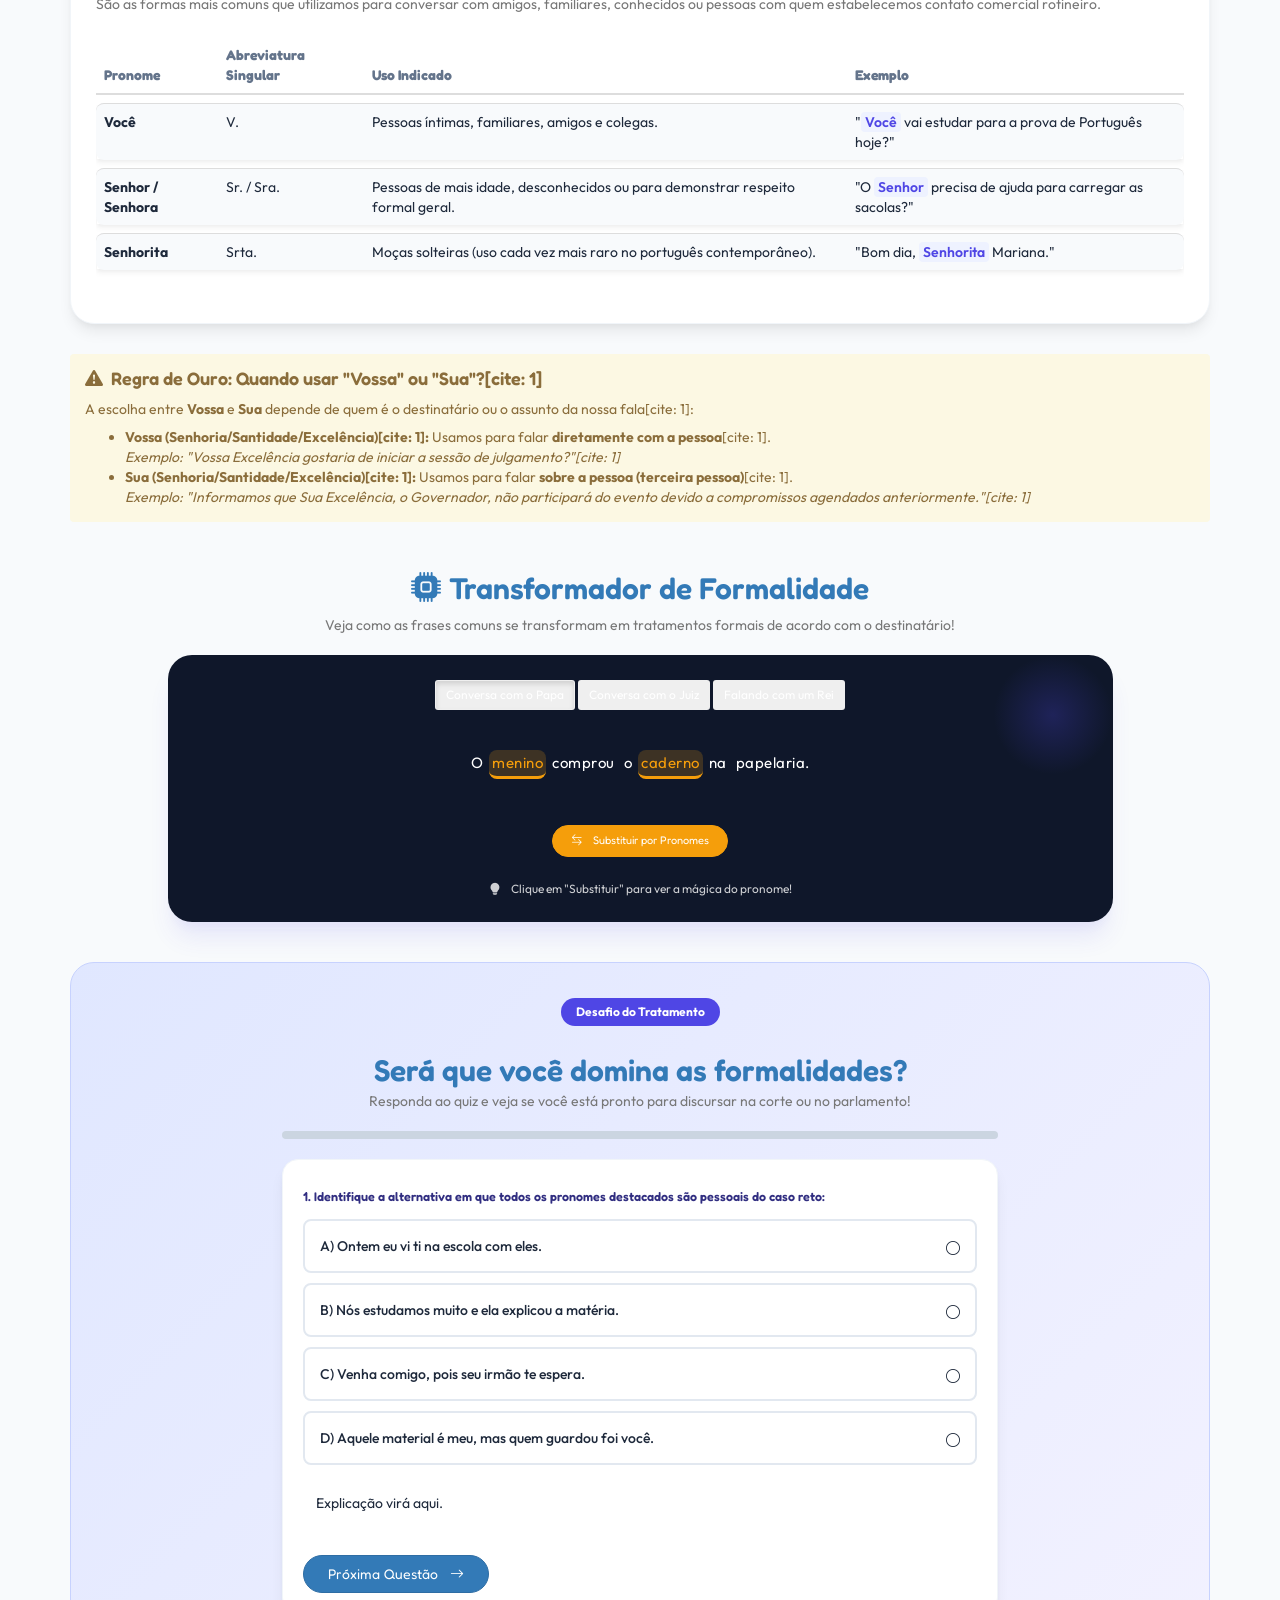
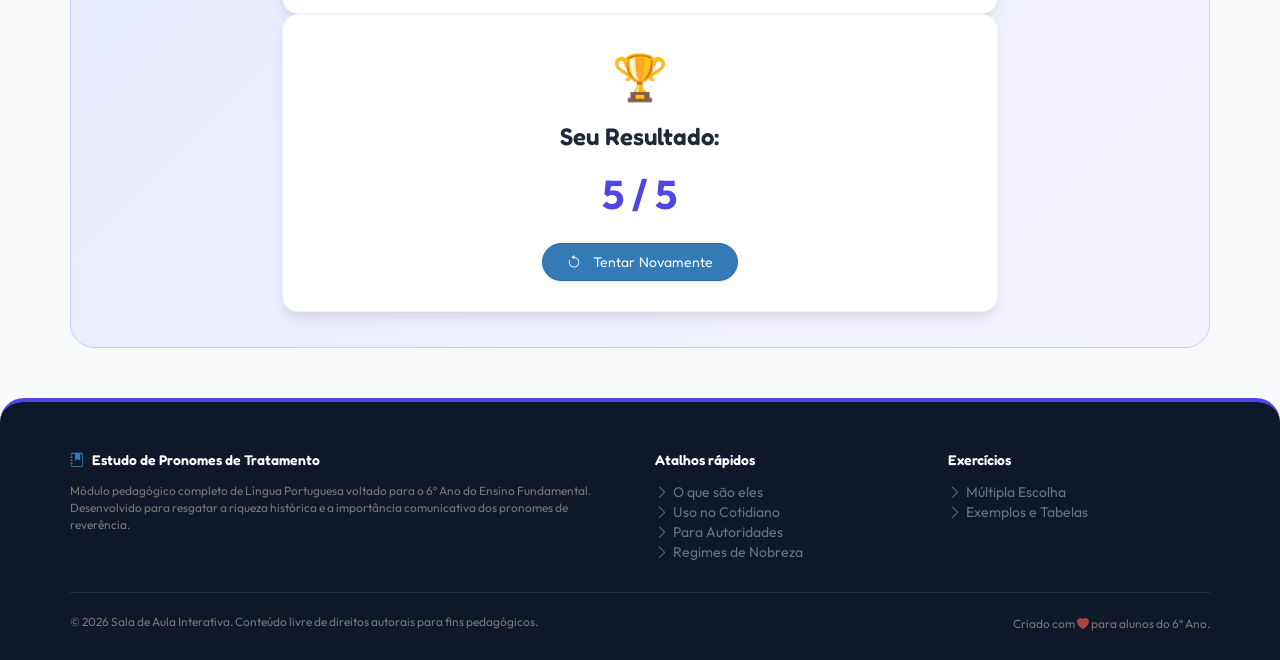
<file: Português - Pronomes de Tratamento/index.html>
<!DOCTYPE html>
<html lang="pt-BR">

<head>
    <meta charset="UTF-8">
    <meta name="viewport" content="width=device-width, initial-scale=1.0">
    <title>Pronomes de Tratamento - História e Uso | Língua Portuguesa 6º Ano</title>
    <meta name="description"
        content="Aprenda tudo sobre pronomes de tratamento! Descubra sua evolução desde a monarquia até a era digital, com tabelas completas, exemplos práticos e um quiz divertido para testar seus conhecimentos.">
    <!-- Bootstrap CSS local -->
    <link rel="stylesheet" href="../bootstrap-3.3.7-dist/css/bootstrap.min.css">
    <!-- Bootstrap Icons via CDN -->
    <link rel="stylesheet" href="https://cdn.jsdelivr.net/npm/bootstrap-icons@1.11.3/font/bootstrap-icons.min.css">
    <!-- Estilos Customizados -->
    <link rel="stylesheet" href="css/styles.css">
</head>

<body>

    <!-- Hero Header -->
    <header class="hero-banner">
        <div class="container">
            <div class="row align-items-center">
                <div class="col-xs-12 col-lg-6 text-center text-lg-start mb-4 mb-lg-0">
                    <span class="badge-grade mb-3">Língua Portuguesa • 6º Ano</span>
                    <h1 class="hero-title mb-3">Pronomes de <br><span class="text-primary">Tratamento</span></h1>
                    <p class="hero-subtitle mb-4">
                        Descubra as palavras de respeito, afeto e hierarquia que moldaram e ainda moldam a nossa
                        comunicação na Língua Portuguesa.
                    </p>
                    <a href="#conteudo-principal" class="btn btn-primary btn-lg px-4 me-2 rounded-pill shadow-sm"
                        style="font-family: 'Fredoka', sans-serif;">
                        <i class="bi bi-book me-2"></i> Começar a Estudar
                    </a>
                    <a href="#quiz-final" class="btn btn-outline-primary btn-lg px-4 rounded-pill"
                        style="font-family: 'Fredoka', sans-serif;">
                        <i class="bi bi-trophy me-2"></i> Ir para o Quiz
                    </a>
                </div>
                <div class="col-xs-12 col-lg-6 text-center">
                    <img src="images/banner.png" alt="Ilustração de aprendizado de pronomes" class="hero-img img-fluid">
                </div>
            </div>
        </div>
    </header>

    <main class="container my-5" id="conteudo-principal">

        <!-- O que é um pronome de tratamento? -->
        <section class="row mb-5 reveal-on-scroll">
            <div class="col-xs-12">
                <div class="info-card">
                    <div class="row align-items-center">
                        <div class="col-xs-12 col-md-2 text-center mb-3 mb-md-0">
                            <div class="info-card-icon mx-auto">
                                <i class="bi bi-person-badge"></i>
                            </div>
                        </div>
                        <div class="col-xs-12 col-md-10">
                            <h2 class="text-primary mb-3">O que são Pronomes de Tratamento?</h2>
                            <p class="lead text-muted">
                                Os <strong>pronomes de tratamento</strong> são formas linguísticas de reverência,
                                respeito, intimidade ou distanciamento hierárquico usadas para nos dirigirmos a alguém
                                ou nos referirmos a terceiros[cite: 1]. Embora funcionem como a 2ª pessoa (com quem
                                falamos), a gramática exige que toda a concordância verbal seja feita em <strong>3ª
                                    pessoa</strong>[cite: 1].
                            </p>

                            <!-- Exemplo comparativo de concordância -->
                            <div class="row mt-4">
                                <div class="col-xs-12 col-md-6 mb-3 mb-md-0">
                                    <div
                                        class="grammar-example bg-danger-subtle border-danger text-danger-emphasis h-100">
                                        <span class="label text-danger"><i class="bi bi-x-circle-fill"></i> Concordância
                                            Incorreta:</span>
                                        <span class="sentence">"<b>Vossa Senhoria</b> trouxe <b>teus</b> documentos para
                                            a reunião?"</span>
                                    </div>
                                </div>
                                <div class="col-xs-12 col-md-6">
                                    <div
                                        class="grammar-example bg-success-subtle border-success text-success-emphasis h-100">
                                        <span class="label text-success"><i class="bi bi-check-circle-fill"></i>
                                            Concordância Correta:</span>
                                        <span class="sentence">"<b>Vossa Senhoria</b> trouxe <span
                                                class="pronoun-highlight">seus</span> documentos para a reunião?" (Verbo
                                            e pronome em 3ª pessoa)</span>
                                    </div>
                                </div>
                            </div>
                        </div>
                    </div>
                </div>
            </div>
        </section>

        <!-- Seção: Linha do Tempo e Evolução Histórica -->
        <section class="row mb-5 reveal-on-scroll">
            <div class="col-xs-12">
                <h2 class="text-primary text-center mb-4"><i class="bi bi-hourglass-split me-2"></i>A Fascinante
                    Evolução Histórica</h2>
                <div class="row">
                    <div class="col-xs-12 col-md-6">
                        <div class="card h-100 border-0 bg-light p-4">
                            <h4 class="text-primary"><i class="bi bi-castle me-2"></i>Como era Antigamente</h4>
                            <p class="text-muted">
                                No passado, as sociedades eram extremamente hierarquizadas. Na época da corte e do
                                Brasil Império, o tratamento dispensado a um indivíduo definia rigidamente sua classe
                                social, poder e nível de respeito.
                            </p>
                            <p class="text-muted">
                                O pronome mais icônico dessa evolução é o <strong>Você</strong>. Ele surgiu a partir de
                                <strong>"Vossa Mercê"</strong> (usado para tratar pessoas de destaque social ou súditos
                                aos quais o rei prestava mercê/favor). Com o tempo, a expressão foi se desgastando na
                                fala do povo: reduziu-se para <i>Vosmecê</i>, depois para <i>Vancê</i>, até
                                consolidar-se em <strong>Você</strong>.
                            </p>
                        </div>
                    </div>
                    <div class="col-xs-12 col-md-6 mt-3 mt-md-0">
                        <div class="card h-100 border-0 bg-light p-4">
                            <h4 class="text-primary"><i class="bi bi-phone me-2"></i>Nos Dias de Hoje</h4>
                            <p class="text-muted">
                                Atualmente, houve uma grande <strong>democratização e simplificação
                                    linguística</strong>. No cotidiano informal, o <strong>"você"</strong> perdeu o peso
                                cerimonioso e tornou-se o pronome de tratamento padrão de intimidade no Brasil
                                (inclusive sofrendo novas reduções na internet e na fala rápida, como <i>"cê"</i>).
                            </p>
                            <p class="text-muted">
                                No ambiente profissional e nos meios digitais, a rigidez dos pronomes tradicionais
                                diminuiu bastante. No entanto, o respeito formal sobrevive no uso de
                                <strong>"Senhor"</strong> e <strong>"Senhora"</strong> para pessoas mais velhas ou
                                desconhecidos, demonstrando polidez e boas maneiras.
                            </p>
                        </div>
                    </div>
                </div>
            </div>
        </section>

        <!-- Tipos de Pronomes de Tratamento (Abas Customizadas)[cite: 1] -->
        <section class="mb-5 reveal-on-scroll">
            <div class="text-center mb-4">
                <h2 class="text-primary">Categorias e Aplicações Práticas</h2>
                <p class="text-muted">Explore as diferentes situações de comunicação em que usamos os pronomes de
                    tratamento[cite: 1]</p>
            </div>

            <div class="text-center">
                <ul class="nav nav-tabs custom-tabs" role="tablist">
                    <li role="presentation" class="active">
                        <a href="#cotidiano" id="tab-cotidiano" role="tab" data-toggle="tab" aria-controls="cotidiano"
                            aria-expanded="true">
                            <i class="bi bi-chat-heart me-2"></i>Cotidiano e Afeto
                        </a>
                    </li>
                    <li role="presentation">
                        <a href="#autoridades" id="tab-autoridades" role="tab" data-toggle="tab"
                            aria-controls="autoridades" aria-expanded="false">
                            <i class="bi bi-bank me-2"></i>Autoridades e Governo
                        </a>
                    </li>
                    <li role="presentation">
                        <a href="#realeza" id="tab-realeza" role="tab" data-toggle="tab" aria-controls="realeza"
                            aria-expanded="false">
                            <i class="bi bi-award me-2"></i>Realeza e Nobreza
                        </a>
                    </li>
                    <li role="presentation">
                        <a href="#religiosos" id="tab-religiosos" role="tab" data-toggle="tab"
                            aria-controls="religiosos" aria-expanded="false">
                            <i class="bi bi-activity me-2"></i>Religiosos e Clero
                        </a>
                    </li>
                </ul>
            </div>

            <div class="tab-content">

                <!-- Tab 1: Cotidiano e Afeto -->
                <div class="tab-pane fade in active" id="cotidiano" role="tabpanel" aria-labelledby="tab-cotidiano">
                    <div class="tab-pane-content">
                        <h3 class="text-primary mb-3"><i class="bi bi-chat-heart-fill text-secondary me-2"></i>
                            Tratamento no Dia a Dia</h3>
                        <p class="text-muted">
                            São as formas mais comuns que utilizamos para conversar com amigos, familiares, conhecidos
                            ou pessoas com quem estabelecemos contato comercial rotineiro.
                        </p>

                        <!-- Tabela Cotidiano -->
                        <div class="table-responsive mt-3">
                            <table class="table table-custom w-100">
                                <thead>
                                    <tr>
                                        <th>Pronome</th>
                                        <th>Abreviatura Singular</th>
                                        <th>Uso Indicado</th>
                                        <th>Exemplo</th>
                                    </tr>
                                </thead>
                                <tbody>
                                    <tr>
                                        <td><b>Você</b></td>
                                        <td>V.</td>
                                        <td>Pessoas íntimas, familiares, amigos e colegas.</td>
                                        <td>"<span class="pronoun-highlight">Você</span> vai estudar para a prova de
                                            Português hoje?"</td>
                                    </tr>
                                    <tr>
                                        <td><b>Senhor / Senhora</b></td>
                                        <td>Sr. / Sra.</td>
                                        <td>Pessoas de mais idade, desconhecidos ou para demonstrar respeito formal
                                            geral.</td>
                                        <td>"O <span class="pronoun-highlight">Senhor</span> precisa de ajuda para
                                            carregar as sacolas?"</td>
                                    </tr>
                                    <tr>
                                        <td><b>Senhorita</b></td>
                                        <td>Srta.</td>
                                        <td>Moças solteiras (uso cada vez mais raro no português contemporâneo).</td>
                                        <td>"Bom dia, <span class="pronoun-highlight">Senhorita</span> Mariana."</td>
                                    </tr>
                                </tbody>
                            </table>
                        </div>
                    </div>
                </div>

                <!-- Tab 2: Autoridades e Governo -->
                <div class="tab-pane fade" id="autoridades" role="tabpanel" aria-labelledby="tab-autoridades">
                    <div class="tab-pane-content">
                        <h3 class="text-primary mb-3"><i class="bi bi-bank2 text-secondary me-2"></i> Autoridades Civis,
                            Judiciais e Militares</h3>
                        <p class="text-muted">
                            Em correspondências oficiais, documentos do governo ou audiências jurídicas, as fórmulas de
                            tratamento são altamente padronizadas pelo Manual de Redação da Presidência da República
                            para assegurar o respeito institucional.
                        </p>

                        <!-- Tabela Autoridades -->
                        <div class="table-responsive mt-3">
                            <table class="table table-custom w-100">
                                <thead>
                                    <tr>
                                        <th>Pronome</th>
                                        <th>Abreviatura Singular</th>
                                        <th>Uso Indicado</th>
                                        <th>Exemplo</th>
                                    </tr>
                                </thead>
                                <tbody>
                                    <tr>
                                        <td><b>Vossa Excelência</b></td>
                                        <td>V. Ex.ª</td>
                                        <td>Presidente da República, ministros, governadores, deputados, senadores e
                                            juízes.</td>
                                        <td>"Encaminho a <span class="pronoun-highlight">Vossa Excelência</span> o
                                            relatório orçamentário anual."</td>
                                    </tr>
                                    <tr>
                                        <td><b>Vossa Senhoria</b></td>
                                        <td>V. S.ª</td>
                                        <td>Diretores, funcionários de escalão técnico superior, chefes e
                                            correspondências comerciais.</td>
                                        <td>"Solicitamos que <span class="pronoun-highlight">Vossa Senhoria</span>
                                            assine os termos contratuais."</td>
                                    </tr>
                                    <tr>
                                        <td><b>Vossa Magnificência</b></td>
                                        <td>V. Mag.ª</td>
                                        <td>Reitores de Universidades.</td>
                                        <td>"É uma honra receber <span class="pronoun-highlight">Vossa
                                                Magnificência</span> na formatura."</td>
                                    </tr>
                                </tbody>
                            </table>
                        </div>
                    </div>
                </div>

                <!-- Tab 3: Realeza e Nobreza -->
                <div class="tab-pane fade" id="realeza" role="tabpanel" aria-labelledby="tab-realeza">
                    <div class="tab-pane-content">
                        <h3 class="text-primary mb-3"><i class="bi bi-gem text-secondary me-2"></i> Dignatários, Nobres
                            e Monarcas</h3>
                        <p class="text-muted">
                            Essas expressões mantêm viva a antiga tradição nobiliárquica medieval e moderna. Embora não
                            sejam comuns no cotidiano brasileiro, são utilizadas em contextos diplomáticos ou ao
                            retratar a história desses regimes.
                        </p>

                        <!-- Tabela Realeza -->
                        <div class="table-responsive mt-3">
                            <table class="table table-custom w-100">
                                <thead>
                                    <tr>
                                        <th>Pronome</th>
                                        <th>Abreviatura Singular</th>
                                        <th>Uso Indicado</th>
                                        <th>Exemplo</th>
                                    </tr>
                                </thead>
                                <tbody>
                                    <tr>
                                        <td><b>Vossa Majestade</b></td>
                                        <td>V. M.</td>
                                        <td>Reis, Rainhas, Imperadores e Imperatrizes.</td>
                                        <td>"O decreto de <span class="pronoun-highlight">Vossa Majestade</span> será
                                            cumprido no reino."</td>
                                    </tr>
                                    <tr>
                                        <td><b>Vossa Alteza</b></td>
                                        <td>V. A.</td>
                                        <td>Príncipes, Princesas, Duques e Duquesas.</td>
                                        <td>"A comitiva de <span class="pronoun-highlight">Vossa Alteza</span> chegará
                                            ao amanhecer."</td>
                                    </tr>
                                    <tr>
                                        <td><b>Vossa Paternidade</b></td>
                                        <td>V. P.</td>
                                        <td>Superiores de ordens religiosas ou antigos abades.</td>
                                        <td>"Aguardamos as diretrizes de <span class="pronoun-highlight">Vossa
                                                Paternidade</span>."</td>
                                    </tr>
                                </tbody>
                            </table>
                        </div>
                    </div>
                </div>

                <!-- Tab 4: Religiosos e Clero -->
                <div class="tab-pane fade" id="religiosos" role="tabpanel" aria-labelledby="tab-religiosos">
                    <div class="tab-pane-content">
                        <h3 class="text-primary mb-3"><i class="bi bi-peace text-secondary me-2"></i> Autoridades
                            Religiosas</h3>
                        <p class="text-muted">
                            A estrutura eclesiástica possui formas de tratamento muito próprias para demonstrar respeito
                            e honra aos cargos de liderança espiritual.
                        </p>

                        <!-- Tabela Religiosos -->
                        <div class="table-responsive mt-3">
                            <table class="table table-custom w-100">
                                <thead>
                                    <tr>
                                        <th>Pronome</th>
                                        <th>Abreviatura Singular</th>
                                        <th>Uso Indicado</th>
                                        <th>Exemplo</th>
                                    </tr>
                                </thead>
                                <tbody>
                                    <tr>
                                        <td><b>Vossa Santidade</b></td>
                                        <td>V. S.</td>
                                        <td>Exclusivo para o Papa.</td>
                                        <td>"Milhares de fiéis aguardavam a mensagem de <span
                                                class="pronoun-highlight">Vossa Santidade</span>."</td>
                                    </tr>
                                    <tr>
                                        <td><b>Vossa Eminência</b></td>
                                        <td>V. Em.ª</td>
                                        <td>Cardeais.</td>
                                        <td>"As palavras de <span class="pronoun-highlight">Vossa Eminência</span>
                                            trouxeram conforto moral."</td>
                                    </tr>
                                    <tr>
                                        <td><b>Vossa Reverendíssima</b></td>
                                        <td>V. Rev.ª</td>
                                        <td>Sacerdotes, padres, pastores e clérigos em geral.</td>
                                        <td>"O sermão de <span class="pronoun-highlight">Vossa Reverendíssima</span>
                                            inspirou a comunidade."</td>
                                    </tr>
                                </tbody>
                            </table>
                        </div>
                    </div>
                </div>

            </div>
        </section>

        <!-- Regra de Ouro: Vossa vs. Sua[cite: 1] -->
        <section class="row mb-5 reveal-on-scroll">
            <div class="col-xs-12">
                <div class="alert alert-warning border-0 rounded-4" role="alert">
                    <h4 class="text-warning-emphasis"><i class="bi bi-exclamation-triangle-fill me-2"></i>Regra de Ouro:
                        Quando usar "Vossa" ou "Sua"?[cite: 1]</h4>
                    <p class="mb-0">
                        A escolha entre <strong>Vossa</strong> e <strong>Sua</strong> depende de quem é o destinatário
                        ou o assunto da nossa fala[cite: 1]:
                    </p>
                    <ul class="mt-2">
                        <li><strong>Vossa (Senhoria/Santidade/Excelência)[cite: 1]:</strong> Usamos para falar
                            <strong>diretamente com a pessoa</strong>[cite: 1]. <br><em>Exemplo: "Vossa Excelência
                                gostaria de iniciar a sessão de julgamento?"[cite: 1]</em></li>
                        <li><strong>Sua (Senhoria/Santidade/Excelência)[cite: 1]:</strong> Usamos para falar
                            <strong>sobre a pessoa (terceira pessoa)</strong>[cite: 1]. <br><em>Exemplo: "Informamos que
                                Sua Excelência, o Governador, não participará do evento devido a compromissos agendados
                                anteriormente."[cite: 1]</em></li>
                    </ul>
                </div>
            </div>
        </section>

        <!-- Seção Interativa: Máquina de Substituição -->
        <section class="my-5 reveal-on-scroll">
            <div class="text-center mb-4">
                <h2 class="text-primary"><i class="bi bi-cpu-fill text-secondary me-2"></i>Transformador de Formalidade
                </h2>
                <p class="text-muted">Veja como as frases comuns se transformam em tratamentos formais de acordo com o
                    destinatário!</p>
            </div>

            <div class="row justify-content-center">
                <div class="col-xs-12 col-lg-10 col-lg-offset-1">
                    <div class="switcher-box">
                        <!-- Botões superiores para trocar de frase -->
                        <div class="text-center mb-4">
                            <button class="btn btn-sm btn-outline-light active sentence-selector-btn"
                                data-index="0">Conversa com o Papa</button>
                            <button class="btn btn-sm btn-outline-light sentence-selector-btn" data-index="1">Conversa
                                com o Juiz</button>
                            <button class="btn btn-sm btn-outline-light sentence-selector-btn" data-index="2">Falando
                                com um Rei</button>
                        </div>

                        <!-- Painel da Frase -->
                        <div class="switcher-sentence" id="switcher-sentence-container">
                            <!-- Inserido dinamicamente via JS -->
                        </div>

                        <!-- Painel de Controle e Explicação -->
                        <div class="switcher-controls text-center">
                            <button class="btn btn-switcher btn-switcher-primary mb-3" id="btn-switch-toggle">
                                <i class="bi bi-arrow-left-right me-2"></i> Aplicar Pronome Adequado
                            </button>
                            <div class="switcher-explanation text-light-50 small mt-2" id="switcher-explanation">
                                <i class="bi text-secondary bi-lightbulb-fill me-2"></i> Clique no botão acima para
                                aplicar a formalidade exigida por lei e etiqueta.
                            </div>
                        </div>
                    </div>
                </div>
            </div>
        </section>

        <!-- Quiz Final -->
        <section class="quiz-section reveal-on-scroll" id="quiz-final">
            <div class="text-center mb-4">
                <span class="badge bg-primary px-3 py-2 rounded-pill mb-2">Desafio do Tratamento</span>
                <h2 class="text-primary mb-1">Será que você domina as formalidades?</h2>
                <p class="text-muted">Responda ao quiz e veja se você está pronto para discursar na corte ou no
                    parlamento!</p>
            </div>

            <div class="row justify-content-center">
                <div class="col-xs-12 col-sm-10 col-sm-offset-1 col-md-8 col-md-offset-2 col-lg-8 col-lg-offset-2">
                    <!-- Barra de progresso -->
                    <div class="quiz-progress-bar">
                        <div class="quiz-progress-fill" id="quiz-progress-fill"></div>
                    </div>

                    <!-- Wrapper do Quiz ativo -->
                    <div id="quiz-active-wrapper">
                        <div class="quiz-card">
                            <h4 class="quiz-question" id="quiz-question-text">
                                <!-- Texto da questão inserido pelo JS -->
                            </h4>
                            <div class="quiz-options-list" id="quiz-options-container">
                                <!-- Alternativas inseridas pelo JS -->
                            </div>

                            <!-- Bloco de Feedback (Sucesso/Erro) -->
                            <div class="quiz-feedback d-none" id="quiz-feedback-container">
                                <p class="mb-0" id="quiz-feedback-text">Explicação virá aqui.</p>
                            </div>

                            <!-- Controle do Quiz -->
                            <div class="text-end mt-4">
                                <button class="btn btn-primary px-4 py-2 rounded-pill d-none" id="quiz-btn-next"
                                    style="font-family: 'Fredoka', sans-serif;">
                                    Próxima Questão <i class="bi bi-arrow-right ms-2"></i>
                                </button>
                            </div>
                        </div>
                    </div>

                    <!-- Wrapper do Resultado final -->
                    <div id="quiz-results-wrapper" class="quiz-card quiz-results-card d-none">
                        <div class="quiz-result-emoji" id="quiz-results-emoji">🏆</div>
                        <h3 class="mt-3">Seu Resultado:</h3>
                        <div class="quiz-results-score" id="quiz-results-score">5 / 5</div>
                        <div id="quiz-results-text" class="mb-4 text-muted">
                            <!-- Texto customizado de resultado -->
                        </div>
                        <button class="btn btn-primary px-4 py-2 rounded-pill shadow-sm" id="quiz-btn-restart"
                            style="font-family: 'Fredoka', sans-serif;">
                            <i class="bi bi-arrow-counterclockwise me-2"></i> Tentar Novamente
                        </button>
                    </div>
                </div>
            </div>
        </section>

    </main>

    <!-- Footer -->
    <footer>
        <div class="container text-center text-md-start">
            <div class="row">
                <div class="col-xs-12 col-md-6 mb-4 mb-md-0">
                    <h5 class="text-light"><i class="bi bi-journal-bookmark-fill text-primary me-2"></i>Estudo de
                        Pronomes de Tratamento</h5>
                    <p class="small text-muted">
                        Módulo pedagógico completo de Língua Portuguesa voltado para o 6º Ano do Ensino Fundamental.
                        Desenvolvido para resgatar a riqueza histórica e a importância comunicativa dos pronomes de
                        reverência.
                    </p>
                </div>
                <div class="col-xs-6 col-md-3 mb-4 mb-md-0">
                    <h5>Atalhos rápidos</h5>
                    <ul class="list-unstyled">
                        <li><a href="#conteudo-principal"><i class="bi bi-chevron-right me-1"></i>O que são eles</a>
                        </li>
                        <li><a href="#tab-cotidiano"><i class="bi bi-chevron-right me-1"></i>Uso no Cotidiano</a></li>
                        <li><a href="#tab-autoridades"><i class="bi bi-chevron-right me-1"></i>Para Autoridades</a></li>
                        <li><a href="#tab-realeza"><i class="bi bi-chevron-right me-1"></i>Regimes de Nobreza</a></li>
                    </ul>
                </div>
                <div class="col-xs-6 col-md-3">
                    <h5>Exercícios</h5>
                    <ul class="list-unstyled">
                        <li><a href="#quiz-final"><i class="bi bi-chevron-right me-1"></i>Múltipla Escolha</a></li>
                        <li><a href="#conteudo-principal"><i class="bi bi-chevron-right me-1"></i>Exemplos e Tabelas</a>
                        </li>
                    </ul>
                </div>
            </div>
            <hr class="my-4">
            <div class="row align-items-center">
                <div class="col-xs-12 col-md-6 text-center text-md-start">
                    <p class="small text-muted mb-0">&copy; 2026 Sala de Aula Interativa. Conteúdo livre de direitos
                        autorais para fins pedagógicos.</p>
                </div>
                <div class="col-xs-12 col-md-6 text-center text-md-end mt-2 mt-md-0">
                    <span class="text-muted small">Criado com <i class="bi bi-heart-fill text-danger mx-1"></i> para
                        alunos do 6º Ano.</span>
                </div>
            </div>
        </div>
    </footer>

    <!-- jQuery 1.12.4 para compatibilidade com Bootstrap 3 e Android 4.1 -->
    <script src="https://code.jquery.com/jquery-1.12.4.min.js"></script>
    <!-- Bootstrap 3 JS local -->
    <script src="../bootstrap-3.3.7-dist/js/bootstrap.min.js"></script>
    <!-- Lógica de Funcionamento -->
    <script src="js/app.js"></script>
</body>

</html>
</file>
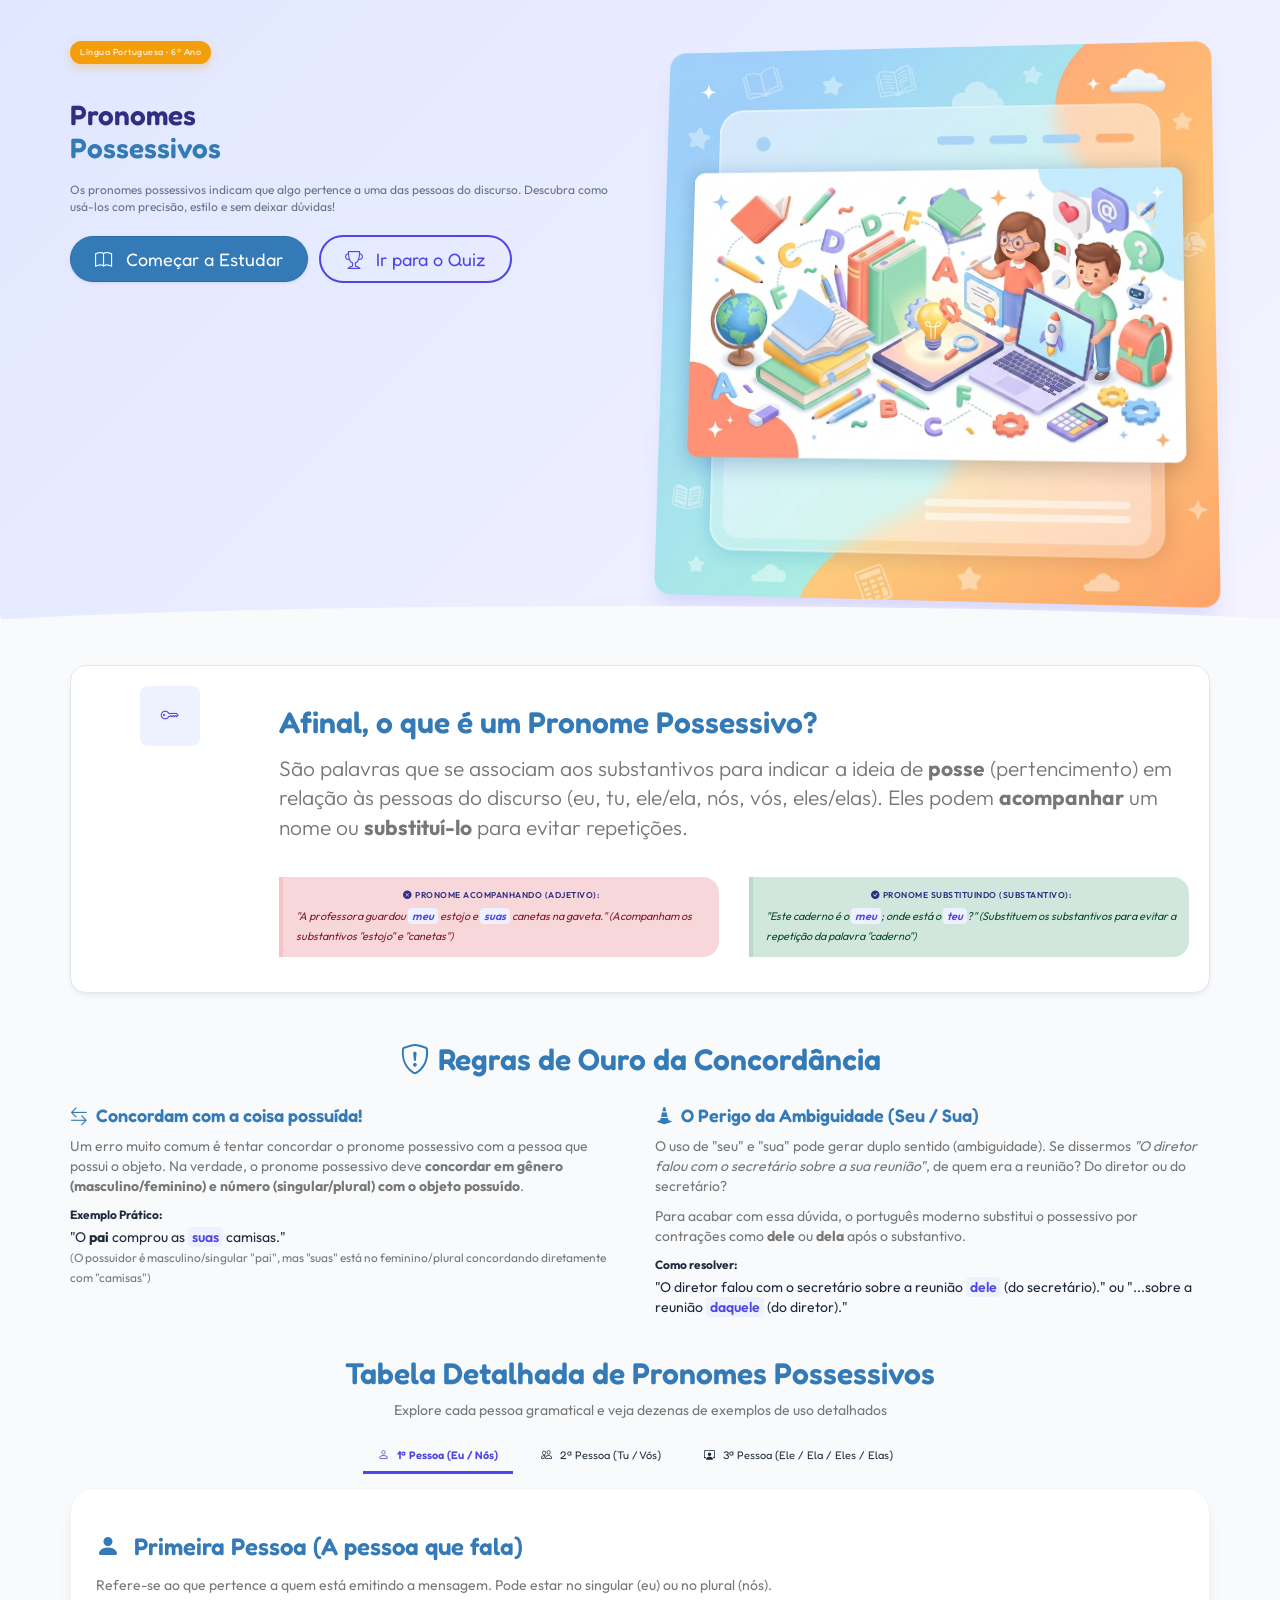
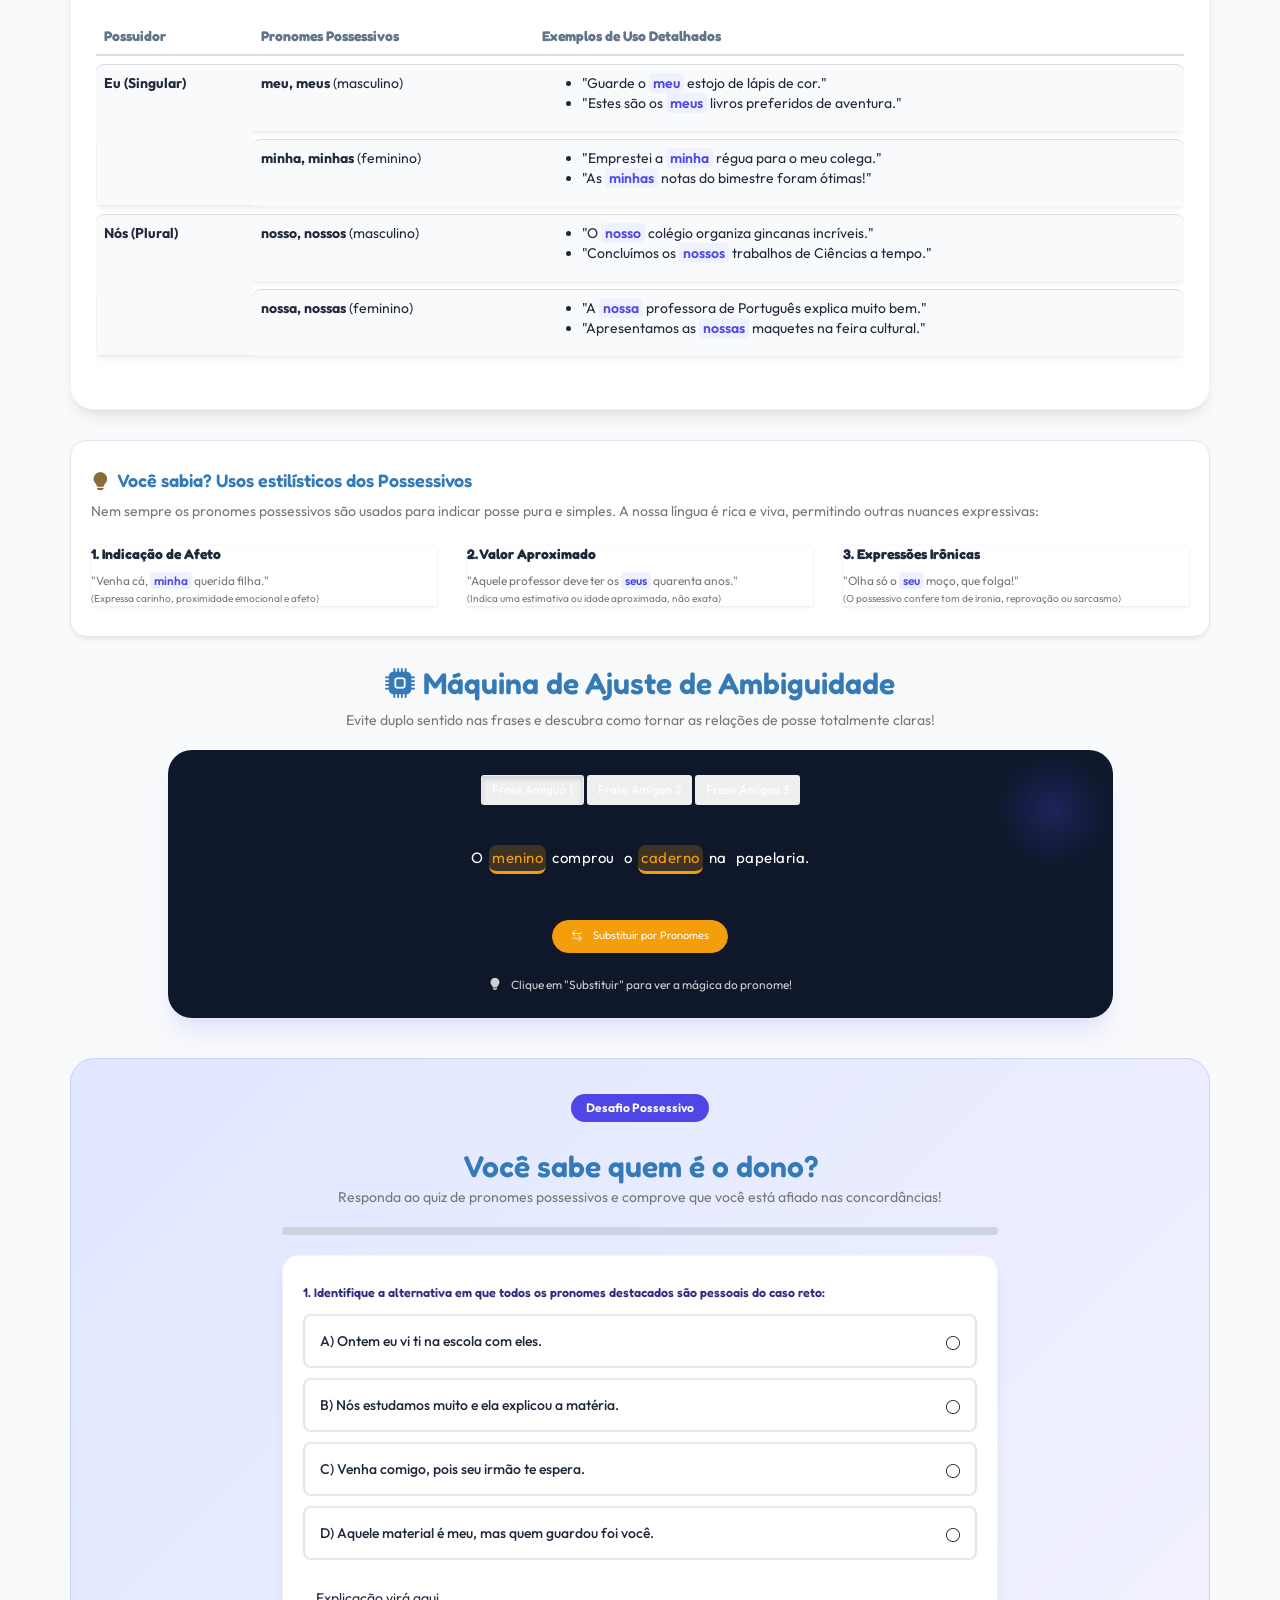
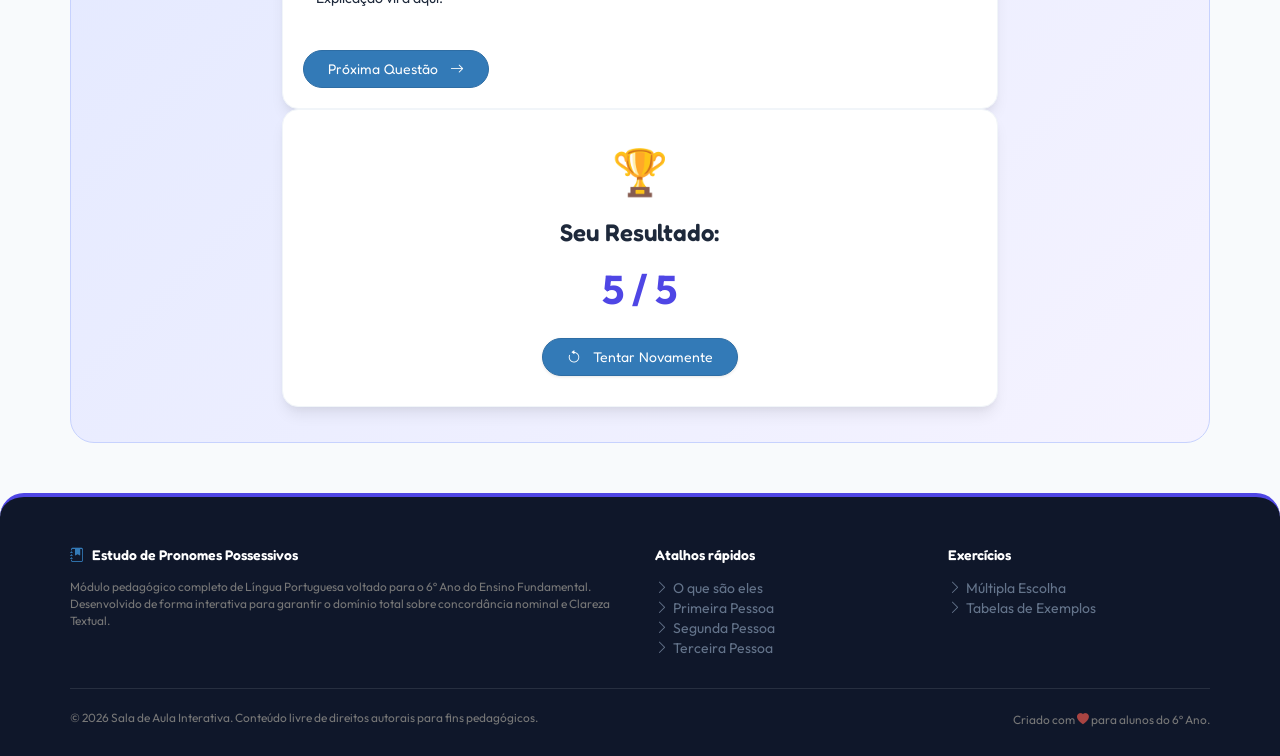
<file: Português - Pronomes Possessivos/index.html>
<!DOCTYPE html>
<html lang="pt-BR">

<head>
    <meta charset="UTF-8">
    <meta name="viewport" content="width=device-width, initial-scale=1.0">
    <title>Pronomes Possessivos - Domine a Posse | Língua Portuguesa 6º Ano</title>
    <meta name="description"
        content="Aprenda tudo sobre pronomes possessivos! Entenda as regras de concordância, resolva problemas de ambiguidade com exemplos práticos detalhados, explore tabelas completas e teste seus conhecimentos com nosso quiz.">
    <!-- Bootstrap CSS local -->
    <link rel="stylesheet" href="../bootstrap-3.3.7-dist/css/bootstrap.min.css">
    <!-- Bootstrap Icons via CDN -->
    <link rel="stylesheet" href="https://cdn.jsdelivr.net/npm/bootstrap-icons@1.11.3/font/bootstrap-icons.min.css">
    <!-- Estilos Customizados -->
    <link rel="stylesheet" href="css/styles.css">
</head>

<body>

    <!-- Hero Header -->
    <header class="hero-banner">
        <div class="container">
            <div class="row align-items-center">
                <div class="col-xs-12 col-lg-6 text-center text-lg-start mb-4 mb-lg-0">
                    <span class="badge-grade mb-3">Língua Portuguesa • 6º Ano</span>
                    <h1 class="hero-title mb-3">Pronomes <br><span class="text-primary">Possessivos</span></h1>
                    <p class="hero-subtitle mb-4">
                        Os pronomes possessivos indicam que algo pertence a uma das pessoas do discurso. Descubra como
                        usá-los com precisão, estilo e sem deixar dúvidas!
                    </p>
                    <a href="#conteudo-principal" class="btn btn-primary btn-lg px-4 me-2 rounded-pill shadow-sm"
                        style="font-family: 'Fredoka', sans-serif;">
                        <i class="bi bi-book me-2"></i> Começar a Estudar
                    </a>
                    <a href="#quiz-final" class="btn btn-outline-primary btn-lg px-4 rounded-pill"
                        style="font-family: 'Fredoka', sans-serif;">
                        <i class="bi bi-trophy me-2"></i> Ir para o Quiz
                    </a>
                </div>
                <div class="col-xs-12 col-lg-6 text-center">
                    <img src="images/banner.png" alt="Ilustração de aprendizado de pronomes possessivos"
                        class="hero-img img-fluid">
                </div>
            </div>
        </div>
    </header>

    <main class="container my-5" id="conteudo-principal">

        <!-- O que é um pronome possessivo? -->
        <section class="row mb-5 reveal-on-scroll">
            <div class="col-xs-12">
                <div class="info-card">
                    <div class="row align-items-center">
                        <div class="col-xs-12 col-md-2 text-center mb-3 mb-md-0">
                            <div class="info-card-icon mx-auto">
                                <i class="bi bi-key"></i>
                            </div>
                        </div>
                        <div class="col-xs-12 col-md-10">
                            <h2 class="text-primary mb-3">Afinal, o que é um Pronome Possessivo?</h2>
                            <p class="lead text-muted">
                                São palavras que se associam aos substantivos para indicar a ideia de
                                <strong>posse</strong> (pertencimento) em relação às pessoas do discurso (eu, tu,
                                ele/ela, nós, vós, eles/elas). Eles podem <strong>acompanhar</strong> um nome ou
                                <strong>substituí-lo</strong> para evitar repetições.
                            </p>

                            <!-- Exemplo comparativo de uso -->
                            <div class="row mt-4">
                                <div class="col-xs-12 col-md-6 mb-3 mb-md-0">
                                    <div
                                        class="grammar-example bg-danger-subtle border-danger text-danger-emphasis h-100">
                                        <span class="label text-danger"><i class="bi bi-x-circle-fill"></i> Pronome
                                            Acompanhando (Adjetivo):</span>
                                        <span class="sentence">"A professora guardou <span
                                                class="pronoun-highlight">meu</span> estojo e <span
                                                class="pronoun-highlight">suas</span> canetas na gaveta." (Acompanham os
                                            substantivos "estojo" e "canetas")</span>
                                    </div>
                                </div>
                                <div class="col-xs-12 col-md-6">
                                    <div
                                        class="grammar-example bg-success-subtle border-success text-success-emphasis h-100">
                                        <span class="label text-success"><i class="bi bi-check-circle-fill"></i> Pronome
                                            Substituindo (Substantivo):</span>
                                        <span class="sentence">"Este caderno é o <span
                                                class="pronoun-highlight">meu</span>; onde está o <span
                                                class="pronoun-highlight">teu</span>?" (Substituem os substantivos para
                                            evitar a repetição da palavra "caderno")</span>
                                    </div>
                                </div>
                            </div>
                        </div>
                    </div>
                </div>
            </div>
        </section>

        <!-- Seção: Regras de Ouro e Detalhes Práticos -->
        <section class="row mb-5 reveal-on-scroll">
            <div class="col-xs-12">
                <h2 class="text-primary text-center mb-4"><i class="bi bi-shield-exclamation me-2"></i>Regras de Ouro da
                    Concordância</h2>
                <div class="row">
                    <div class="col-xs-12 col-md-6">
                        <div class="card h-100 border-0 bg-light p-4">
                            <h4 class="text-primary"><i class="bi bi-arrow-left-right me-2"></i>Concordam com a coisa
                                possuída!</h4>
                            <p class="text-muted">
                                Um erro muito comum é tentar concordar o pronome possessivo com a pessoa que possui o
                                objeto. Na verdade, o pronome possessivo deve <strong>concordar em gênero
                                    (masculino/feminino) e número (singular/plural) com o objeto possuído</strong>.
                            </p>
                            <div class="bg-white p-3 rounded-3 border-start border-primary border-3 mt-2">
                                <p class="small mb-1"><b>Exemplo Prático:</b></p>
                                <p class="mb-0 text-dark">
                                    "O <b>pai</b> comprou as <span class="pronoun-highlight">suas</span> camisas." <br>
                                    <small class="text-muted">(O possuidor é masculino/singular "pai", mas "suas" está
                                        no feminino/plural concordando diretamente com "camisas")</small>
                                </p>
                            </div>
                        </div>
                    </div>
                    <div class="col-xs-12 col-md-6 mt-3 mt-md-0">
                        <div class="card h-100 border-0 bg-light p-4">
                            <h4 class="text-primary"><i class="bi bi-cone-striped me-2"></i>O Perigo da Ambiguidade (Seu
                                / Sua)</h4>
                            <p class="text-muted">
                                O uso de "seu" e "sua" pode gerar duplo sentido (ambiguidade). Se dissermos <i>"O
                                    diretor falou com o secretário sobre a sua reunião"</i>, de quem era a reunião? Do
                                diretor ou do secretário?
                            </p>
                            <p class="text-muted">
                                Para acabar com essa dúvida, o português moderno substitui o possessivo por contrações
                                como <strong>dele</strong> ou <strong>dela</strong> após o substantivo.
                            </p>
                            <div class="bg-white p-3 rounded-3 border-start border-danger border-3 mt-2">
                                <p class="small mb-1"><b>Como resolver:</b></p>
                                <p class="mb-0 text-dark">
                                    "O diretor falou com o secretário sobre a reunião <span
                                        class="pronoun-highlight">dele</span> (do secretário)." ou "...sobre a reunião
                                    <span class="pronoun-highlight">daquele</span> (do diretor)."
                                </p>
                            </div>
                        </div>
                    </div>
                </div>
            </div>
        </section>

        <!-- Tipos de Pronomes Possessivos por Pessoa (Abas Customizadas) -->
        <section class="mb-5 reveal-on-scroll">
            <div class="text-center mb-4">
                <h2 class="text-primary">Tabela Detalhada de Pronomes Possessivos</h2>
                <p class="text-muted">Explore cada pessoa gramatical e veja dezenas de exemplos de uso detalhados</p>
            </div>

            <div class="text-center">
                <ul class="nav nav-tabs custom-tabs" role="tablist">
                    <li role="presentation" class="active">
                        <a href="#primeira-pessoa" id="tab-primeira" role="tab" data-toggle="tab"
                            aria-controls="primeira-pessoa" aria-expanded="true">
                            <i class="bi bi-person me-2"></i>1ª Pessoa (Eu / Nós)
                        </a>
                    </li>
                    <li role="presentation">
                        <a href="#segunda-pessoa" id="tab-segunda" role="tab" data-toggle="tab"
                            aria-controls="segunda-pessoa" aria-expanded="false">
                            <i class="bi bi-people me-2"></i>2ª Pessoa (Tu / Vós)
                        </a>
                    </li>
                    <li role="presentation">
                        <a href="#terceira-pessoa" id="tab-terceira" role="tab" data-toggle="tab"
                            aria-controls="terceira-pessoa" aria-expanded="false">
                            <i class="bi bi-person-workspace me-2"></i>3ª Pessoa (Ele / Ela / Eles / Elas)
                        </a>
                    </li>
                </ul>
            </div>

            <div class="tab-content">

                <!-- Tab 1: Primeira Pessoa -->
                <div class="tab-pane fade in active" id="primeira-pessoa" role="tabpanel"
                    aria-labelledby="tab-primeira">
                    <div class="tab-pane-content">
                        <h3 class="text-primary mb-3"><i class="bi bi-person-fill text-secondary me-2"></i> Primeira
                            Pessoa (A pessoa que fala)</h3>
                        <p class="text-muted">
                            Refere-se ao que pertence a quem está emitindo a mensagem. Pode estar no singular (eu) ou no
                            plural (nós).
                        </p>

                        <!-- Tabela 1ª Pessoa -->
                        <div class="table-responsive mt-3">
                            <table class="table table-custom w-100">
                                <thead>
                                    <tr>
                                        <th>Possuidor</th>
                                        <th>Pronomes Possessivos</th>
                                        <th>Exemplos de Uso Detalhados</th>
                                    </tr>
                                </thead>
                                <tbody>
                                    <tr>
                                        <td rowspan="2"><b>Eu (Singular)</b></td>
                                        <td><b>meu, meus</b> (masculino)</td>
                                        <td>
                                            <ul>
                                                <li>"Guarde o <span class="pronoun-highlight">meu</span> estojo de lápis
                                                    de cor."</li>
                                                <li>"Estes são os <span class="pronoun-highlight">meus</span> livros
                                                    preferidos de aventura."</li>
                                            </ul>
                                        </td>
                                    </tr>
                                    <tr>
                                        <td><b>minha, minhas</b> (feminino)</td>
                                        <td>
                                            <ul>
                                                <li>"Emprestei a <span class="pronoun-highlight">minha</span> régua para
                                                    o meu colega."</li>
                                                <li>"As <span class="pronoun-highlight">minhas</span> notas do bimestre
                                                    foram ótimas!"</li>
                                            </ul>
                                        </td>
                                    </tr>
                                    <tr>
                                        <td rowspan="2"><b>Nós (Plural)</b></td>
                                        <td><b>nosso, nossos</b> (masculino)</td>
                                        <td>
                                            <ul>
                                                <li>"O <span class="pronoun-highlight">nosso</span> colégio organiza
                                                    gincanas incríveis."</li>
                                                <li>"Concluímos os <span class="pronoun-highlight">nossos</span>
                                                    trabalhos de Ciências a tempo."</li>
                                            </ul>
                                        </td>
                                    </tr>
                                    <tr>
                                        <td><b>nossa, nossas</b> (feminino)</td>
                                        <td>
                                            <ul>
                                                <li>"A <span class="pronoun-highlight">nossa</span> professora de
                                                    Português explica muito bem."</li>
                                                <li>"Apresentamos as <span class="pronoun-highlight">nossas</span>
                                                    maquetes na feira cultural."</li>
                                            </ul>
                                        </td>
                                    </tr>
                                </tbody>
                            </table>
                        </div>
                    </div>
                </div>

                <!-- Tab 2: Segunda Pessoa -->
                <div class="tab-pane fade" id="segunda-pessoa" role="tabpanel" aria-labelledby="tab-segunda">
                    <div class="tab-pane-content">
                        <h3 class="text-primary mb-3"><i class="bi bi-people-fill text-secondary me-2"></i> Segunda
                            Pessoa (Com quem se fala)</h3>
                        <p class="text-muted">
                            Refere-se ao que pertence ao interlocutor da conversa. Na gramática formal, utilizamos "tu"
                            e "vós", mas no dia a dia do Brasil é muito comum misturarmos essas formas com o tratamento
                            de terceira pessoa "você".
                        </p>

                        <!-- Tabela 2ª Pessoa -->
                        <div class="table-responsive mt-3">
                            <table class="table table-custom w-100">
                                <thead>
                                    <tr>
                                        <th>Possuidor</th>
                                        <th>Pronomes Possessivos</th>
                                        <th>Exemplos de Uso Detalhados</th>
                                    </tr>
                                </thead>
                                <tbody>
                                    <tr>
                                        <td rowspan="2"><b>Tu (Singular)</b></td>
                                        <td><b>teu, teus</b> (masculino)</td>
                                        <td>
                                            <ul>
                                                <li>"Onde deixaste o <span class="pronoun-highlight">teu</span> casaco
                                                    de frio?"</li>
                                                <li>"Arrume os <span class="pronoun-highlight">teus</span> brinquedos
                                                    antes de sair de casa."</li>
                                            </ul>
                                        </td>
                                    </tr>
                                    <tr>
                                        <td><b>tua, tuas</b> (feminino)</td>
                                        <td>
                                            <ul>
                                                <li>"Gostei muito da <span class="pronoun-highlight">tua</span> nova
                                                    mochila vermelha!"</li>
                                                <li>"Quais são as <span class="pronoun-highlight">tuas</span> matérias
                                                    favoritas no colégio?"</li>
                                            </ul>
                                        </td>
                                    </tr>
                                    <tr>
                                        <td rowspan="2"><b>Vós (Plural)</b></td>
                                        <td><b>vosso, vossos</b> (masculino)</td>
                                        <td>
                                            <ul>
                                                <li>"Honrai o <span class="pronoun-highlight">vosso</span> compromisso
                                                    estudantil, jovens!"</li>
                                                <li>"Espero que os <span class="pronoun-highlight">vossos</span>
                                                    esforços deem ótimos frutos."</li>
                                            </ul>
                                        </td>
                                    </tr>
                                    <tr>
                                        <td><b>vossa, vossas</b> (feminino)</td>
                                        <td>
                                            <ul>
                                                <li>"Prestem atenção à <span class="pronoun-highlight">vossa</span>
                                                    lição de casa."</li>
                                                <li>"Parabenizo as <span class="pronoun-highlight">vossas</span>
                                                    atitudes solidárias na campanha."</li>
                                            </ul>
                                        </td>
                                    </tr>
                                </tbody>
                            </table>
                        </div>
                    </div>
                </div>

                <!-- Tab 3: Terceira Pessoa -->
                <div class="tab-pane fade" id="terceira-pessoa" role="tabpanel" aria-labelledby="tab-terceira">
                    <div class="tab-pane-content">
                        <h3 class="text-primary mb-3"><i class="bi bi-person-workspace text-secondary me-2"></i>
                            Terceira Pessoa (De quem se fala)</h3>
                        <p class="text-muted">
                            Refere-se a objetos que pertencem à pessoa ou pessoas de quem estamos falando. Também é a
                            forma usada de maneira padrão para concordar com o pronome de tratamento "você"!
                        </p>

                        <!-- Tabela 3ª Pessoa -->
                        <div class="table-responsive mt-3">
                            <table class="table table-custom w-100">
                                <thead>
                                    <tr>
                                        <th>Possuidor</th>
                                        <th>Pronomes Possessivos</th>
                                        <th>Exemplos de Uso Detalhados</th>
                                    </tr>
                                </thead>
                                <tbody>
                                    <tr>
                                        <td rowspan="2"><b>Ele / Ela / Você (Singular)</b></td>
                                        <td><b>seu, seus</b> (masculino)</td>
                                        <td>
                                            <ul>
                                                <li>"O aluno esqueceu o <span class="pronoun-highlight">seu</span>
                                                    trabalho final sobre a mesa."</li>
                                                <li>"Você pode me emprestar os <span
                                                        class="pronoun-highlight">seus</span> lápis de cor?"</li>
                                            </ul>
                                        </td>
                                    </tr>
                                    <tr>
                                        <td><b>sua, suas</b> (feminino)</td>
                                        <td>
                                            <ul>
                                                <li>"Mariana finalizou a <span class="pronoun-highlight">sua</span>
                                                    prova antes do sinal."</li>
                                                <li>"Você já fez as <span class="pronoun-highlight">suas</span> malas
                                                    para a viagem de férias?"</li>
                                            </ul>
                                        </td>
                                    </tr>
                                    <tr>
                                        <td rowspan="2"><b>Eles / Elas / Vocês (Plural)</b></td>
                                        <td><b>seu, seus</b> (masculino)</td>
                                        <td>
                                            <ul>
                                                <li>"Os atletas vestiram o <span class="pronoun-highlight">seu</span>
                                                    uniforme oficial."</li>
                                                <li>"Se vocês terminarem, organizem os <span
                                                        class="pronoun-highlight">seus</span> pertences."</li>
                                            </ul>
                                        </td>
                                    </tr>
                                    <tr>
                                        <td><b>sua, suas</b> (feminino)</td>
                                        <td>
                                            <ul>
                                                <li>"Elas apresentaram a <span class="pronoun-highlight">sua</span>
                                                    proposta de projeto ontem."</li>
                                                <li>"Vocês devem respeitar as <span
                                                        class="pronoun-highlight">suas</span> próprias limitações."</li>
                                            </ul>
                                        </td>
                                    </tr>
                                </tbody>
                            </table>
                        </div>
                    </div>
                </div>

            </div>
        </section>

        <!-- Curiosidade: Usos Especiais dos Possessivos -->
        <section class="row mb-5 reveal-on-scroll">
            <div class="col-xs-12">
                <div class="info-card bg-info-subtle border-info">
                    <h4 class="text-primary"><i class="bi bi-lightbulb-fill text-warning me-2"></i>Você sabia? Usos
                        estilísticos dos Possessivos</h4>
                    <p class="text-muted">
                        Nem sempre os pronomes possessivos são usados para indicar posse pura e simples. A nossa língua
                        é rica e viva, permitindo outras nuances expressivas:
                    </p>
                    <div class="row mt-3">
                        <div class="col-xs-12 col-md-4 mb-2 mb-md-0">
                            <div class="p-3 bg-white rounded shadow-sm h-100">
                                <h5><b>1. Indicação de Afeto</b></h5>
                                <p class="small text-muted mb-0">"Venha cá, <span class="pronoun-highlight">minha</span>
                                    querida filha." <br><small>(Expressa carinho, proximidade emocional e afeto)</small>
                                </p>
                            </div>
                        </div>
                        <div class="col-xs-12 col-md-4 mb-2 mb-md-0">
                            <div class="p-3 bg-white rounded shadow-sm h-100">
                                <h5><b>2. Valor Aproximado</b></h5>
                                <p class="small text-muted mb-0">"Aquele professor deve ter os <span
                                        class="pronoun-highlight">seus</span> quarenta anos." <br><small>(Indica uma
                                        estimativa ou idade aproximada, não exata)</small></p>
                            </div>
                        </div>
                        <div class="col-xs-12 col-md-4">
                            <div class="p-3 bg-white rounded shadow-sm h-100">
                                <h5><b>3. Expressões Irônicas</b></h5>
                                <p class="small text-muted mb-0">"Olha só o <span class="pronoun-highlight">seu</span>
                                    moço, que folga!" <br><small>(O possessivo confere tom de ironia, reprovação ou
                                        sarcasmo)</small></p>
                            </div>
                        </div>
                    </div>
                </div>
            </div>
        </section>

        <!-- Seção Interativa: Máquina de Ajuste de Ambiguidade -->
        <section class="my-5 reveal-on-scroll">
            <div class="text-center mb-4">
                <h2 class="text-primary"><i class="bi bi-cpu-fill text-secondary me-2"></i>Máquina de Ajuste de
                    Ambiguidade</h2>
                <p class="text-muted">Evite duplo sentido nas frases e descubra como tornar as relações de posse
                    totalmente claras!</p>
            </div>

            <div class="row justify-content-center">
                <div class="col-xs-12 col-lg-10 col-lg-offset-1">
                    <div class="switcher-box">
                        <!-- Botões superiores para trocar de frase -->
                        <div class="text-center mb-4">
                            <button class="btn btn-sm btn-outline-light active sentence-selector-btn"
                                data-index="0">Frase Amígua 1</button>
                            <button class="btn btn-sm btn-outline-light sentence-selector-btn" data-index="1">Frase
                                Amígua 2</button>
                            <button class="btn btn-sm btn-outline-light sentence-selector-btn" data-index="2">Frase
                                Amígua 3</button>
                        </div>

                        <!-- Painel da Frase -->
                        <div class="switcher-sentence" id="switcher-sentence-container">
                            <!-- Inserido dinamicamente via JS -->
                        </div>

                        <!-- Painel de Controle e Explicação -->
                        <div class="switcher-controls text-center">
                            <button class="btn btn-switcher btn-switcher-primary mb-3" id="btn-switch-toggle">
                                <i class="bi bi-arrow-left-right me-2"></i> Resolver Ambiguidade com "Dele/Dela"
                            </button>
                            <div class="switcher-explanation text-light-50 small mt-2" id="switcher-explanation">
                                <i class="bi text-secondary bi-lightbulb-fill me-2"></i> Clique no botão acima para ver
                                como reescrever a frase eliminando a dúvida de quem é o objeto!
                            </div>
                        </div>
                    </div>
                </div>
            </div>
        </section>

        <!-- Quiz Final -->
        <section class="quiz-section reveal-on-scroll" id="quiz-final">
            <div class="text-center mb-4">
                <span class="badge bg-primary px-3 py-2 rounded-pill mb-2">Desafio Possessivo</span>
                <h2 class="text-primary mb-1">Você sabe quem é o dono?</h2>
                <p class="text-muted">Responda ao quiz de pronomes possessivos e comprove que você está afiado nas
                    concordâncias!</p>
            </div>

            <div class="row justify-content-center">
                <div class="col-xs-12 col-sm-10 col-sm-offset-1 col-md-8 col-md-offset-2 col-lg-8 col-lg-offset-2">
                    <!-- Barra de progresso -->
                    <div class="quiz-progress-bar">
                        <div class="quiz-progress-fill" id="quiz-progress-fill"></div>
                    </div>

                    <!-- Wrapper do Quiz ativo -->
                    <div id="quiz-active-wrapper">
                        <div class="quiz-card">
                            <h4 class="quiz-question" id="quiz-question-text">
                                <!-- Texto da questão inserido pelo JS -->
                            </h4>
                            <div class="quiz-options-list" id="quiz-options-container">
                                <!-- Alternativas inseridas pelo JS -->
                            </div>

                            <!-- Bloco de Feedback (Sucesso/Erro) -->
                            <div class="quiz-feedback d-none" id="quiz-feedback-container">
                                <p class="mb-0" id="quiz-feedback-text">Explicação virá aqui.</p>
                            </div>

                            <!-- Controle do Quiz -->
                            <div class="text-end mt-4">
                                <button class="btn btn-primary px-4 py-2 rounded-pill d-none" id="quiz-btn-next"
                                    style="font-family: 'Fredoka', sans-serif;">
                                    Próxima Questão <i class="bi bi-arrow-right ms-2"></i>
                                </button>
                            </div>
                        </div>
                    </div>

                    <!-- Wrapper do Resultado final -->
                    <div id="quiz-results-wrapper" class="quiz-card quiz-results-card d-none">
                        <div class="quiz-result-emoji" id="quiz-results-emoji">🏆</div>
                        <h3 class="mt-3">Seu Resultado:</h3>
                        <div class="quiz-results-score" id="quiz-results-score">5 / 5</div>
                        <div id="quiz-results-text" class="mb-4 text-muted">
                            <!-- Texto customizado de resultado -->
                        </div>
                        <button class="btn btn-primary px-4 py-2 rounded-pill shadow-sm" id="quiz-btn-restart"
                            style="font-family: 'Fredoka', sans-serif;">
                            <i class="bi bi-arrow-counterclockwise me-2"></i> Tentar Novamente
                        </button>
                    </div>
                </div>
            </div>
        </section>

    </main>

    <!-- Footer -->
    <footer>
        <div class="container text-center text-md-start">
            <div class="row">
                <div class="col-xs-12 col-md-6 mb-4 mb-md-0">
                    <h5 class="text-light"><i class="bi bi-journal-bookmark-fill text-primary me-2"></i>Estudo de
                        Pronomes Possessivos</h5>
                    <p class="small text-muted">
                        Módulo pedagógico completo de Língua Portuguesa voltado para o 6º Ano do Ensino Fundamental.
                        Desenvolvido de forma interativa para garantir o domínio total sobre concordância nominal e
                        Clareza Textual.
                    </p>
                </div>
                <div class="col-xs-6 col-md-3 mb-4 mb-md-0">
                    <h5>Atalhos rápidos</h5>
                    <ul class="list-unstyled">
                        <li><a href="#conteudo-principal"><i class="bi bi-chevron-right me-1"></i>O que são eles</a>
                        </li>
                        <li><a href="#tab-primeira"><i class="bi bi-chevron-right me-1"></i>Primeira Pessoa</a></li>
                        <li><a href="#tab-segunda"><i class="bi bi-chevron-right me-1"></i>Segunda Pessoa</a></li>
                        <li><a href="#tab-terceira"><i class="bi bi-chevron-right me-1"></i>Terceira Pessoa</a></li>
                    </ul>
                </div>
                <div class="col-xs-6 col-md-3">
                    <h5>Exercícios</h5>
                    <ul class="list-unstyled">
                        <li><a href="#quiz-final"><i class="bi bi-chevron-right me-1"></i>Múltipla Escolha</a></li>
                        <li><a href="#conteudo-principal"><i class="bi bi-chevron-right me-1"></i>Tabelas de
                                Exemplos</a></li>
                    </ul>
                </div>
            </div>
            <hr class="my-4">
            <div class="row align-items-center">
                <div class="col-xs-12 col-md-6 text-center text-md-start">
                    <p class="small text-muted mb-0">&copy; 2026 Sala de Aula Interativa. Conteúdo livre de direitos
                        autorais para fins pedagógicos.</p>
                </div>
                <div class="col-xs-12 col-md-6 text-center text-md-end mt-2 mt-md-0">
                    <span class="text-muted small">Criado com <i class="bi bi-heart-fill text-danger mx-1"></i> para
                        alunos do 6º Ano.</span>
                </div>
            </div>
        </div>
    </footer>

    <!-- jQuery 1.12.4 para compatibilidade com Bootstrap 3 e Android 4.1 -->
    <script src="https://code.jquery.com/jquery-1.12.4.min.js"></script>
    <!-- Bootstrap 3 JS local -->
    <script src="../bootstrap-3.3.7-dist/js/bootstrap.min.js"></script>
    <!-- Lógica de Funcionamento -->
    <script src="js/app.js"></script>
</body>

</html>
</file>
<file: A estrutura interna da Terra - Crosta, manto e núcleo/css/style.css>
/* css/style.css */
@import url('https://fonts.googleapis.com/css2?family=Outfit:wght@300;400;600;800&family=Quicksand:wght@400;600;700&display=swap');

:root {
  --font-title: 'Quicksand', sans-serif;
  --font-body: 'Outfit', sans-serif;
  
  /* Temas de Cores */
  --bg-space: #0b0d19;
  --bg-space-gradient: radial-gradient(circle at 50% 50%, #1a1d36 0%, #080911 100%);
  --text-primary: #ffffff;
  --text-secondary: #cbd5e1;
  
  /* Cores das Camadas */
  --color-crust: #8d6e63;
  --color-crust-light: #a1887f;
  --color-crust-glow: rgba(141, 110, 99, 0.4);
  
  --color-mantle: #e64a19;
  --color-mantle-light: #ff7043;
  --color-mantle-glow: rgba(230, 74, 25, 0.5);
  
  --color-outer-core: #ffa000;
  --color-outer-core-light: #ffca28;
  --color-outer-core-glow: rgba(255, 160, 0, 0.6);
  
  --color-inner-core: #ffffff;
  --color-inner-core-light: #fff59d;
  --color-inner-core-glow: rgba(255, 255, 255, 0.8);
  
  /* Glassmorphism */
  --glass-bg: rgba(255, 255, 255, 0.05);
  --glass-border: rgba(255, 255, 255, 0.1);
  --glass-hover: rgba(255, 255, 255, 0.08);
  --glass-shadow: rgba(0, 0, 0, 0.3);
}

body {
  background: var(--bg-space);
  background-image: var(--bg-space-gradient);
  color: var(--text-primary);
  font-family: var(--font-body);
  overflow-x: hidden;
  min-height: 100vh;
  position: relative;
}

/* Fundo Estrelado */
body::before {
  content: "";
  position: absolute;
  top: 0;
  left: 0;
  width: 100%;
  height: 100%;
  background-image: 
    radial-gradient(1px 1px at 20px 30px, #fff, rgba(0,0,0,0)),
    radial-gradient(1.5px 1.5px at 40px 70px, #fff, rgba(0,0,0,0)),
    radial-gradient(1px 1px at 50px 160px, #fff, rgba(0,0,0,0)),
    radial-gradient(2px 2px at 80px 120px, #fff, rgba(0,0,0,0)),
    radial-gradient(1px 1px at 110px 80px, #fff, rgba(0,0,0,0)),
    radial-gradient(1.5px 1.5px at 150px 170px, #fff, rgba(0,0,0,0));
  background-repeat: repeat;
  background-size: 200px 200px;
  opacity: 0.3;
  pointer-events: none;
  z-index: 0;
}

h1, h2, h3, h4, h5, h6 {
  font-family: var(--font-title);
  font-weight: 700;
}

/* Container de Glassmorphism */
.glass-card {
  background: var(--glass-bg);
  backdrop-filter: blur(10px);
  -webkit-backdrop-filter: blur(10px);
  border: 1px solid var(--glass-border);
  border-radius: 20px;
  box-shadow: 0 8px 32px 0 var(--glass-shadow);
  transition: all 0.3s ease;
}

.glass-card:hover {
  border-color: rgba(255, 255, 255, 0.2);
  box-shadow: 0 12px 40px 0 rgba(0, 0, 0, 0.4);
}

/* Header/Hero Section */
.hero-section {
  position: relative;
  padding: 80px 0 60px 0;
  z-index: 1;
}

.badge-discipline {
  font-size: 0.9rem;
  letter-spacing: 1px;
  text-transform: uppercase;
  background: linear-gradient(135deg, #6366f1 0%, #a855f7 100%);
  border-radius: 50px;
  padding: 6px 16px;
  display: inline-block;
  font-weight: 600;
  box-shadow: 0 4px 15px rgba(99, 102, 241, 0.3);
}

.hero-title {
  font-size: 3.5rem;
  background: linear-gradient(135deg, #ffffff 0%, #93c5fd 50%, #60a5fa 100%);
  -webkit-background-clip: text;
  -webkit-text-fill-color: transparent;
  margin-top: 15px;
  font-weight: 800;
}

.lead-text {
  color: var(--text-secondary);
  font-size: 1.2rem;
}

/* SVG Interativo da Terra */
.earth-svg-container {
  display: flex;
  justify-content: center;
  align-items: center;
  position: relative;
}

.earth-svg {
  width: 100%;
  max-width: 450px;
  height: auto;
  filter: drop-shadow(0 10px 20px rgba(0,0,0,0.5));
}

/* Camadas interativas do SVG */
.interactive-layer {
  cursor: pointer;
  transition: all 0.4s cubic-bezier(0.25, 0.8, 0.25, 1);
  opacity: 0.85;
}

.interactive-layer:hover {
  opacity: 1;
  filter: drop-shadow(0 0 15px var(--glow-color));
}

.interactive-layer.active {
  opacity: 1;
  stroke: #ffffff;
  stroke-width: 2.5px;
  filter: drop-shadow(0 0 25px var(--glow-color));
}

/* Estilos de glow para cada camada */
#svg-crust { --glow-color: var(--color-crust-glow); }
#svg-mantle { --glow-color: var(--color-mantle-glow); }
#svg-outer-core { --glow-color: var(--color-outer-core-glow); }
#svg-inner-core { --glow-color: var(--color-inner-core-glow); }

/* Painel Informativo */
.info-panel {
  position: relative;
  z-index: 10;
}

.info-layer-header {
  padding: 15px 20px;
  border-radius: 15px 15px 0 0;
  display: flex;
  align-items: center;
  gap: 15px;
}

.info-layer-header h3 {
  margin: 0;
  font-size: 1.8rem;
}

.info-layer-body {
  padding: 25px;
}

.stat-item {
  background: rgba(255, 255, 255, 0.03);
  border: 1px solid rgba(255, 255, 255, 0.05);
  border-radius: 12px;
  padding: 12px 18px;
  margin-bottom: 12px;
  transition: background 0.2s ease;
}

.stat-item:hover {
  background: rgba(255, 255, 255, 0.06);
}

.stat-label {
  font-size: 0.8rem;
  text-transform: uppercase;
  color: #94a3b8;
  letter-spacing: 0.5px;
  margin-bottom: 3px;
  font-weight: 600;
}

.stat-value {
  font-size: 1.15rem;
  font-weight: 600;
  color: #f1f5f9;
}

/* Cores dinâmicas para o cabeçalho do painel informativo */
.header-crust {
  background: linear-gradient(135deg, var(--color-crust) 0%, var(--color-crust-light) 100%);
  box-shadow: 0 4px 15px var(--color-crust-glow);
}
.header-mantle {
  background: linear-gradient(135deg, var(--color-mantle) 0%, var(--color-mantle-light) 100%);
  box-shadow: 0 4px 15px var(--color-mantle-glow);
}
.header-outer-core {
  background: linear-gradient(135deg, var(--color-outer-core) 0%, var(--color-outer-core-light) 100%);
  box-shadow: 0 4px 15px var(--color-outer-core-glow);
}
.header-inner-core {
  background: linear-gradient(135deg, #d4af37 0%, var(--color-inner-core-light) 100%);
  color: #0b0d19;
  box-shadow: 0 4px 15px var(--color-inner-core-glow);
}
.header-inner-core h3 {
  color: #0b0d19 !important;
}

/* Analogia Ovo Seção */
.analogy-section {
  padding: 60px 0;
  position: relative;
  z-index: 1;
}

.analogy-card {
  padding: 30px;
  height: 100%;
}

.analogy-img-container {
  display: flex;
  justify-content: center;
  align-items: center;
  height: 150px;
}

/* Estilo do Quiz */
.quiz-section {
  padding: 80px 0;
  position: relative;
  z-index: 1;
}

.quiz-card {
  max-width: 750px;
  margin: 0 auto;
  padding: 40px;
  border-radius: 24px;
}

.progress-container {
  height: 8px;
  background: rgba(255, 255, 255, 0.1);
  border-radius: 10px;
  overflow: hidden;
  margin-bottom: 30px;
}

.progress-bar-fill {
  height: 100%;
  background: linear-gradient(90deg, #10b981 0%, #3b82f6 100%);
  width: 0%;
  transition: width 0.4s ease-out;
}

.quiz-question-number {
  font-size: 0.95rem;
  color: #3b82f6;
  font-weight: 600;
  text-transform: uppercase;
  letter-spacing: 1px;
}

.quiz-question-text {
  font-size: 1.4rem;
  font-weight: 700;
  margin-top: 10px;
  margin-bottom: 25px;
  line-height: 1.4;
}

.quiz-options {
  display: flex;
  flex-direction: column;
  gap: 15px;
}

.option-btn {
  background: rgba(255, 255, 255, 0.03);
  border: 1px solid rgba(255, 255, 255, 0.08);
  border-radius: 14px;
  padding: 16px 20px;
  color: #f1f5f9;
  text-align: left;
  font-size: 1.05rem;
  transition: all 0.2s cubic-bezier(0.4, 0, 0.2, 1);
  cursor: pointer;
  outline: none;
  font-weight: 500;
}

.option-btn:hover {
  background: rgba(255, 255, 255, 0.08);
  border-color: rgba(255, 255, 255, 0.2);
  transform: translateY(-2px);
}

.option-btn.selected {
  border-color: #3b82f6;
  background: rgba(59, 130, 246, 0.15);
  box-shadow: 0 0 15px rgba(59, 130, 246, 0.25);
}

/* Feedback de resposta do Quiz */
.option-btn.correct {
  border-color: #10b981 !important;
  background: rgba(16, 185, 129, 0.2) !important;
  color: #a7f3d0 !important;
  box-shadow: 0 0 15px rgba(16, 185, 129, 0.3) !important;
}

.option-btn.incorrect {
  border-color: #ef4444 !important;
  background: rgba(239, 68, 68, 0.15) !important;
  color: #fca5a5 !important;
  box-shadow: 0 0 15px rgba(239, 68, 68, 0.2) !important;
}

.option-btn:disabled {
  cursor: not-allowed;
  opacity: 0.6;
}

.option-btn.correct:disabled, .option-btn.incorrect:disabled {
  opacity: 1;
}

.quiz-feedback-box {
  margin-top: 25px;
  border-radius: 14px;
  padding: 20px;
  border: 1px solid rgba(255, 255, 255, 0.1);
  background: rgba(255, 255, 255, 0.02);
  animation: fadeIn 0.4s ease-out;
}

.quiz-feedback-box.correct {
  border-color: rgba(16, 185, 129, 0.3);
  background: rgba(16, 185, 129, 0.05);
}

.quiz-feedback-box.incorrect {
  border-color: rgba(239, 68, 68, 0.3);
  background: rgba(239, 68, 68, 0.05);
}

.feedback-title {
  font-weight: 700;
  font-size: 1.1rem;
  margin-bottom: 5px;
  display: flex;
  align-items: center;
  gap: 8px;
}

.feedback-title.correct { color: #34d399; }
.feedback-title.incorrect { color: #f87171; }

.feedback-text {
  color: #e2e8f0;
  margin: 0;
  font-size: 0.95rem;
  line-height: 1.5;
}

/* Tela de Resultados */
.results-card {
  text-align: center;
  padding: 50px 40px;
}

.badge-image {
  font-size: 5rem;
  margin-bottom: 20px;
  filter: drop-shadow(0 0 20px rgba(255, 215, 0, 0.4));
  animation: float 3s ease-in-out infinite;
}

.score-text {
  font-size: 1.5rem;
  color: var(--text-secondary);
}

.score-number {
  font-size: 3.5rem;
  font-weight: 800;
  color: #3b82f6;
}

/* Animações e Efeitos */
@keyframes fadeIn {
  from { opacity: 0; transform: translateY(10px); }
  to { opacity: 1; transform: translateY(0); }
}

@keyframes float {
  0% { transform: translateY(0px); }
  50% { transform: translateY(-10px); }
  100% { transform: translateY(0px); }
}

@keyframes spin-slow {
  from { transform: rotate(0deg); }
  to { transform: rotate(360deg); }
}

.spin-slow {
  animation: spin-slow 40s linear infinite;
}

/* Tremor (Shake) para erros no quiz */
.shake-animation {
  animation: shake 0.5s ease-in-out;
}

@keyframes shake {
  0%, 100% { transform: translateX(0); }
  20%, 60% { transform: translateX(-6px); }
  40%, 80% { transform: translateX(6px); }
}

/* Pulsar do Núcleo */
@keyframes pulse {
  0% { transform: scale(1); opacity: 0.9; }
  50% { transform: scale(1.03); opacity: 1; filter: drop-shadow(0 0 10px rgba(255, 255, 255, 0.8)); }
  100% { transform: scale(1); opacity: 0.9; }
}

.pulse {
  animation: pulse 4s ease-in-out infinite;
  transform-origin: center;
}

/* Estilo do botão de navegação */
.btn-nav {
  padding: 12px 28px;
  border-radius: 50px;
  font-weight: 600;
  font-size: 1.05rem;
  letter-spacing: 0.5px;
  transition: all 0.3s ease;
  border: none;
}

.btn-primary-custom {
  background: linear-gradient(135deg, #3b82f6 0%, #2563eb 100%);
  color: #ffffff;
  box-shadow: 0 4px 15px rgba(59, 130, 246, 0.4);
}

.btn-primary-custom:hover {
  background: linear-gradient(135deg, #2563eb 0%, #1d4ed8 100%);
  transform: translateY(-2px);
  box-shadow: 0 6px 20px rgba(59, 130, 246, 0.5);
}

.btn-secondary-custom {
  background: rgba(255, 255, 255, 0.08);
  color: #f1f5f9;
  border: 1px solid rgba(255, 255, 255, 0.1);
}

.btn-secondary-custom:hover {
  background: rgba(255, 255, 255, 0.15);
  transform: translateY(-2px);
}

/* Seção de Estudos Adicionais */
.study-card {
  padding: 30px;
  border-left: 5px solid #3b82f6;
  background: rgba(59, 130, 246, 0.03);
}

/* Responsividade */
@media (max-width: 991.98px) {
  .hero-title {
    font-size: 2.5rem;
  }
  .earth-svg {
    max-width: 350px;
    margin-bottom: 30px;
  }
  .quiz-card {
    padding: 25px 20px;
  }
}

/* ==========================================================================
   CLASSES DE COMPATIBILIDADE BOOTSTRAP 5 -> BOOTSTRAP 3 & ANDROID 4.1
   ========================================================================== */

/* Resets e Ajustes do Navbar no Bootstrap 3 */
.navbar.navbar-default {
  background: transparent !important;
  border: none !important;
  margin-bottom: 0 !important;
}
.navbar-default .navbar-brand {
  height: auto !important;
  padding: 15px 15px !important;
  color: #ffffff !important;
}
.navbar-default .navbar-brand:hover,
.navbar-default .navbar-brand:focus {
  color: #ffffff !important;
}
.navbar-default .navbar-toggle {
  border: none !important;
  margin-top: 15px !important;
  margin-bottom: 15px !important;
  background-color: transparent !important;
}
.navbar-default .navbar-toggle .icon-bar {
  background-color: #ffffff !important;
}
.navbar-default .navbar-toggle:hover,
.navbar-default .navbar-toggle:focus {
  background-color: rgba(255, 255, 255, 0.1) !important;
}
@media (min-width: 768px) {
  .navbar-nav {
    margin-top: 15px !important;
  }
}
@media (max-width: 767px) {
  .navbar-collapse {
    background: rgba(11, 13, 25, 0.95);
    border-top: 1px solid rgba(255, 255, 255, 0.1);
    box-shadow: 0 10px 25px rgba(0, 0, 0, 0.5);
    border-radius: 10px;
    padding: 15px !important;
  }
  .navbar-nav {
    margin: 0 !important;
  }
  .navbar-nav > li {
    margin-bottom: 10px;
  }
}

/* Ajustes de List Group no Bootstrap 3 */
.list-group-item {
  background-color: transparent !important;
  border: none !important;
  color: #94a3b8 !important;
  padding: 10px 15px !important;
}
.list-group-item:hover,
.list-group-item:focus {
  background-color: rgba(255, 255, 255, 0.08) !important;
  color: #ffffff !important;
}
.list-group.list-group-horizontal-md {
  display: -webkit-box;
  display: -webkit-flex;
  display: -ms-flexbox;
  display: flex;
  -webkit-flex-flow: row wrap;
  -ms-flex-flow: row wrap;
  flex-flow: row wrap;
}
@media (min-width: 768px) {
  .list-group.list-group-horizontal-md .list-group-item {
    -webkit-box-flex: 1;
    -webkit-flex: 1;
    -ms-flex: 1;
    flex: 1;
    margin-bottom: 0;
  }
}
@media (max-width: 767px) {
  .list-group.list-group-horizontal-md {
    -webkit-box-orient: vertical;
    -webkit-box-direction: normal;
    -webkit-flex-direction: column;
    -ms-flex-direction: column;
    flex-direction: column;
  }
  .list-group.list-group-horizontal-md .list-group-item {
    width: 100%;
    margin-bottom: 5px;
  }
}

/* Utilitários de Flexbox */
.d-flex {
  display: -webkit-box !important;
  display: -webkit-flex !important;
  display: -ms-flexbox !important;
  display: flex !important;
}
.flex-column {
  -webkit-box-orient: vertical !important;
  -webkit-box-direction: normal !important;
  -webkit-flex-direction: column !important;
  -ms-flex-direction: column !important;
  flex-direction: column !important;
}
.align-items-center {
  -webkit-box-align: center !important;
  -webkit-align-items: center !important;
  -ms-flex-align: center !important;
  align-items: center !important;
}
.justify-content-center {
  -webkit-box-pack: center !important;
  -webkit-justify-content: center !important;
  -ms-flex-pack: center !important;
  justify-content: center !important;
}
.justify-content-end {
  -webkit-box-pack: end !important;
  -webkit-justify-content: flex-end !important;
  -ms-flex-pack: end !important;
  justify-content: flex-end !important;
}
.flex-wrap {
  -webkit-flex-wrap: wrap !important;
  -ms-flex-wrap: wrap !important;
  flex-wrap: wrap !important;
}

/* Espaçamento Flexbox (Gap) */
.gap-2 {
  gap: 8px !important;
}
.gap-2 > * {
  margin-right: 8px;
}
.gap-2 > *:last-child {
  margin-right: 0;
}
.gap-2.flex-column > * {
  margin-right: 0;
  margin-bottom: 8px;
}
.gap-2.flex-column > *:last-child {
  margin-bottom: 0;
}

/* Exibição */
.d-none {
  display: none !important;
}

/* Espaçamentos e Margens */
.pt-4 { padding-top: 24px !important; }
.pb-4 { padding-bottom: 24px !important; }
.py-3 { padding-top: 16px !important; padding-bottom: 16px !important; }
.py-4 { padding-top: 24px !important; padding-bottom: 24px !important; }
.py-5 { padding-top: 48px !important; padding-bottom: 48px !important; }
.px-4 { padding-left: 24px !important; padding-right: 24px !important; }
.px-5 { padding-left: 48px !important; padding-right: 48px !important; }
.m-0 { margin: 0 !important; }
.mt-2 { margin-top: 8px !important; }
.mt-3 { margin-top: 16px !important; }
.mt-4 { margin-top: 24px !important; }
.mb-3 { margin-bottom: 16px !important; }
.mb-4 { margin-bottom: 24px !important; }
.mb-5 { margin-bottom: 48px !important; }
.me-2 { margin-right: 8px !important; }

/* Tipografia */
.fs-1 { font-size: 2.5rem !important; }
.fs-2 { font-size: 2rem !important; }
.fs-3 { font-size: 1.75rem !important; }
.fw-bold { font-weight: 700 !important; }

@media (min-width: 768px) {
  .text-md-start {
    text-align: left !important;
  }
}

/* Alinhamento de Texto */
.text-end {
  text-align: right !important;
}

/* Bordas e Cantos */
.border-0 { border: 0 !important; }
.border-top { border-top: 1px solid rgba(255, 255, 255, 0.1) !important; }
.border-dark { border-color: rgba(255, 255, 255, 0.15) !important; }
.rounded-3 { border-radius: 8px !important; }
</file>
<file: A Terra no Espaço Forma e movimentos/lib/css/style.css>
@import url('https://fonts.googleapis.com/css2?family=Outfit:wght@300;400;600;800&family=Space+Grotesk:wght@400;700&display=swap');

body {
  background-color: #070913;
  color: #f8f9fa;
  font-family: 'Outfit', sans-serif;
  overflow-x: hidden;
  background-image: 
    radial-gradient(circle at 20% 30%, rgba(157, 78, 221, 0.15) 0%, transparent 40%),
    radial-gradient(circle at 80% 70%, rgba(0, 210, 255, 0.1) 0%, transparent 40%);
  background-attachment: fixed;
}

h1, h2, h3, h4, h5, h6 {
  font-family: 'Space Grotesk', sans-serif;
  font-weight: 700;
}

/* Custom Scrollbar */
::-webkit-scrollbar {
  width: 10px;
}
::-webkit-scrollbar-track {
  background: #070913;
}
::-webkit-scrollbar-thumb {
  background: #0f1123;
  border-radius: 5px;
  border: 2px solid #070913;
}
::-webkit-scrollbar-thumb:hover {
  background: #9d4edd;
}

/* Glassmorphism Hero Section */
.hero-section {
  position: relative;
  background: linear-gradient(180deg, rgba(7, 9, 19, 0.6) 0%, #070913 100%), 
              url('../images/earth_space_cover.png') no-repeat center center;
  background-size: cover;
  padding: 120px 0 80px 0;
  border-bottom: 1px solid rgba(0, 210, 255, 0.2);
  box-shadow: 0 10px 30px rgba(0, 210, 255, 0.1);
}

.hero-card {
  background: rgba(15, 17, 35, 0.95); /* High opacity fallback for lack of backdrop-filter */
  border: 1px solid rgba(255, 255, 255, 0.15);
  border-radius: 24px;
  padding: 40px;
  box-shadow: 0 20px 50px rgba(0, 0, 0, 0.5);
}

.badge-custom {
  display: inline-block;
  background: linear-gradient(90deg, #00d2ff, #9d4edd);
  color: #fff;
  font-weight: 600;
  letter-spacing: 1px;
  text-transform: uppercase;
  font-size: 0.8rem;
  padding: 6px 16px;
  border-radius: 50px;
}

/* Content Cards */
.info-card {
  background: rgba(23, 27, 54, 0.92); /* High opacity fallback for lack of backdrop-filter */
  border: 1px solid rgba(255, 255, 255, 0.08);
  border-radius: 20px;
  padding: 30px;
  height: 100%;
  transition: all 0.4s ease;
  box-shadow: 0 10px 30px rgba(0, 0, 0, 0.2);
}

.info-card:hover {
  transform: translateY(-8px);
  border-color: #00d2ff;
  box-shadow: 0 15px 35px rgba(0, 210, 255, 0.15);
}

.icon-wrapper {
  width: 60px;
  height: 60px;
  border-radius: 16px;
  display: inline-block;
  line-height: 60px;
  text-align: center;
  font-size: 1.8rem;
  margin-bottom: 20px;
  background: rgba(0, 210, 255, 0.1);
  color: #00d2ff;
  border: 1px solid rgba(0, 210, 255, 0.2);
}

.icon-rotation {
  background: rgba(157, 78, 221, 0.1);
  color: #9d4edd;
  border-color: rgba(157, 78, 221, 0.2);
}

/* Section Header */
.section-title {
  position: relative;
  margin-bottom: 50px;
  text-align: center;
}

.section-title h2 {
  font-size: 2.5rem;
  color: #00d2ff;
  display: inline-block;
}

/* Gradient text fallback if not supported */
@media screen and (-webkit-min-device-pixel-ratio:0) {
  .section-title h2 {
    background: linear-gradient(135deg, #fff 30%, #00d2ff 100%);
    -webkit-background-clip: text;
    -webkit-text-fill-color: transparent;
  }
}

.section-title::after {
  content: '';
  display: block;
  width: 80px;
  height: 4px;
  background: linear-gradient(90deg, #00d2ff, #9d4edd);
  margin: 15px auto 0 auto;
  border-radius: 2px;
}

/* Interactive Simulation styling */
.simulation-container {
  background: #04050b;
  border: 1px solid rgba(0, 210, 255, 0.2);
  border-radius: 24px;
  overflow: hidden;
  box-shadow: 0 15px 40px rgba(0, 0, 0, 0.6);
}

.simulation-canvas-wrapper {
  position: relative;
  width: 100%;
  aspect-ratio: 16/9;
  min-height: 350px;
  max-height: 550px;
  background: radial-gradient(circle at center, #0e122b 0%, #030408 100%);
}

canvas#simCanvas {
  display: block;
  width: 100%;
  height: 100%;
}

.sim-overlay-info {
  position: absolute;
  top: 20px;
  left: 20px;
  background: rgba(7, 9, 19, 0.85);
  border: 1px solid rgba(255, 255, 255, 0.1);
  border-radius: 12px;
  padding: 15px;
  max-width: 280px;
  pointer-events: none;
  font-size: 0.9rem;
  z-index: 10;
}

.sim-controls {
  background: #0f1123;
  border-top: 1px solid rgba(255, 255, 255, 0.05);
  padding: 20px 30px;
}

.btn-space {
  background: rgba(255, 255, 255, 0.05);
  border: 1px solid rgba(255, 255, 255, 0.1);
  color: #f8f9fa;
  padding: 8px 20px;
  border-radius: 10px;
  font-weight: 600;
  transition: all 0.3s ease;
  display: inline-block;
}

.btn-space:hover, .btn-space.active {
  background: linear-gradient(135deg, #00d2ff, #9d4edd);
  background-color: #00d2ff;
  border-color: transparent;
  color: #fff;
  box-shadow: 0 0 15px rgba(0, 210, 255, 0.4);
}

.btn-space-outline {
  border: 1px solid #00d2ff;
  color: #00d2ff;
  background: transparent;
  padding: 8px 20px;
  border-radius: 10px;
  font-weight: 600;
  transition: all 0.3s ease;
  display: inline-block;
}

.btn-space-outline:hover {
  background: rgba(0, 210, 255, 0.1);
  box-shadow: 0 0 10px rgba(0, 210, 255, 0.2);
}

/* Quiz styling */
.quiz-card {
  background: rgba(23, 27, 54, 0.9);
  border: 1px solid rgba(157, 78, 221, 0.2);
  border-radius: 24px;
  padding: 40px;
  box-shadow: 0 20px 50px rgba(0, 0, 0, 0.4);
}

.quiz-progress {
  height: 6px;
  background-color: rgba(255, 255, 255, 0.1);
  border-radius: 10px;
  overflow: hidden;
  margin-bottom: 30px;
}

.quiz-progress-bar {
  height: 100%;
  background: linear-gradient(90deg, #00d2ff, #9d4edd);
  background-color: #00d2ff;
  width: 0%;
  transition: width 0.4s ease;
}

.quiz-question {
  font-size: 1.4rem;
  margin-bottom: 25px;
  font-weight: 600;
}

.quiz-options {
  margin-bottom: 30px;
}

.quiz-option-btn {
  background: rgba(255, 255, 255, 0.03);
  border: 1px solid rgba(255, 255, 255, 0.1);
  border-radius: 14px;
  padding: 16px 20px;
  color: #f8f9fa;
  text-align: left;
  font-size: 1.05rem;
  transition: all 0.25s ease;
  cursor: pointer;
  display: block;
  width: 100%;
  margin-bottom: 15px;
}

.quiz-option-btn:hover:not(:disabled) {
  background: rgba(255, 255, 255, 0.08);
  border-color: #00d2ff;
  padding-left: 25px; /* Slide effect alternative to transform */
}

.quiz-option-btn:disabled {
  cursor: default;
}

.quiz-option-btn .option-letter {
  display: inline-block;
  vertical-align: middle;
  width: 30px;
  height: 30px;
  border-radius: 8px;
  background: rgba(255, 255, 255, 0.1);
  line-height: 30px;
  text-align: center;
  margin-right: 15px;
  font-weight: bold;
  font-family: 'Space Grotesk', sans-serif;
}

.quiz-option-btn .option-content {
  display: inline-block;
  vertical-align: middle;
  width: 80%;
}

/* Answer States */
.quiz-option-btn.correct {
  background: rgba(46, 196, 182, 0.15) !important;
  border-color: #2ec4b6 !important;
  color: #fff;
}

.quiz-option-btn.correct .option-letter {
  background: #2ec4b6;
  color: #070913;
}

.quiz-option-btn.wrong {
  background: rgba(230, 57, 70, 0.15) !important;
  border-color: #e63946 !important;
  color: #fff;
}

.quiz-option-btn.wrong .option-letter {
  background: #e63946;
  color: #fff;
}

.feedback-box {
  border-radius: 14px;
  padding: 20px;
  margin-bottom: 25px;
  display: none;
}

.feedback-box.correct {
  background: rgba(46, 196, 182, 0.1);
  border: 1px solid rgba(46, 196, 182, 0.3);
  color: #f8f9fa;
}

.feedback-box.wrong {
  background: rgba(230, 57, 70, 0.1);
  border: 1px solid rgba(230, 57, 70, 0.3);
  color: #f8f9fa;
}

/* Quiz Final Results */
.quiz-result-view {
  text-align: center;
  display: none;
}

.score-badge-wrapper {
  position: relative;
  display: inline-block;
  margin-bottom: 30px;
}

.score-circle {
  width: 150px;
  height: 150px;
  border-radius: 50%;
  background: linear-gradient(135deg, #00d2ff, #9d4edd);
  background-color: #9d4edd;
  display: block;
  margin: 0 auto;
  line-height: 150px;
  text-align: center;
  font-size: 3rem;
  font-weight: 800;
  color: white;
  box-shadow: 0 0 30px rgba(157, 78, 221, 0.5);
  font-family: 'Space Grotesk', sans-serif;
}

.result-rank {
  font-size: 1.6rem;
  font-weight: 700;
  margin-bottom: 15px;
  color: #00d2ff;
}

.fade-in-element {
  /* Keep animation but keep it simple */
  opacity: 1;
}

/* Image styling */
.img-educational {
  border-radius: 16px;
  border: 1px solid rgba(255, 255, 255, 0.1);
  box-shadow: 0 15px 30px rgba(0, 0, 0, 0.4);
  transition: transform 0.3s ease;
}

.img-educational:hover {
  transform: scale(1.02);
}

/* Footer style */
footer {
  background: #030408;
  padding: 40px 0;
  border-top: 1px solid rgba(255, 255, 255, 0.05);
  color: #a2a8d3;
  font-size: 0.9rem;
}
footer a {
  color: #00d2ff;
  text-decoration: none;
}
footer a:hover {
  text-decoration: underline;
}

/* Spacer Classes for Bootstrap 3 grid layout gaps */
.section-spacing {
  margin-top: 50px;
  margin-bottom: 50px;
  clear: both;
}

.margin-bottom-sm { margin-bottom: 10px; }
.margin-bottom-md { margin-bottom: 25px; }
.margin-top-sm { margin-top: 10px; }
.margin-top-md { margin-top: 25px; }
.margin-top-lg { margin-top: 45px; }

.text-primary-custom {
  color: #00d2ff !important;
}
.text-muted-custom {
  color: #a2a8d3 !important;
}

.row::after {
  content: "";
  display: table;
  clear: both;
}

/* Custom styling for inputs */
input[type="range"].form-range {
  width: 100%;
  background: transparent;
  height: 20px;
}
</file>
<file: Português - Descrição/css/styles.css>
/* Importando fontes modernas do Google Fonts */
@import url('https://fonts.googleapis.com/css2?family=Fredoka:wght@400;600;700&family=Outfit:wght@300;400;500;600;700&display=swap');

/* Configurações Globais */
body {
    font-family: 'Outfit', sans-serif;
    color: #1e293b;
    background-color: #f8fafc;
    overflow-x: hidden;
    scroll-behavior: smooth;
}

h1, h2, h3, h4, h5, h6 {
    font-family: 'Fredoka', sans-serif;
    font-weight: 600;
}

/* Custom Scrollbar */
::-webkit-scrollbar {
    width: 10px;
}
::-webkit-scrollbar-track {
    background: #f8fafc;
}
::-webkit-scrollbar-thumb {
    background: #cbd5e1;
    border-radius: 5px;
    -webkit-border-radius: 5px;
}
::-webkit-scrollbar-thumb:hover {
    background: #4f46e5;
}

/* Banner Hero */
.hero-banner {
    position: relative;
    background: #f5f3ff;
    background: linear-gradient(135deg, #f5f3ff 0%, #e0e7ff 100%);
    background: -webkit-linear-gradient(135deg, #f5f3ff 0%, #e0e7ff 100%);
    border-radius: 0 0 24px 24px;
    -webkit-border-radius: 0 0 24px 24px;
    overflow: hidden;
    padding: 4rem 0;
    margin-bottom: 3rem;
}

.hero-banner::after {
    content: '';
    position: absolute;
    bottom: -1px;
    left: 0;
    width: 100%;
    height: 30px;
    background: #f8fafc;
    clip-path: ellipse(60% 100% at 50% 100%);
    -webkit-clip-path: ellipse(60% 100% at 50% 100%);
}

.hero-title {
    color: #312e81;
    font-size: 2.8rem;
    line-height: 1.2;
}

.hero-subtitle {
    color: #64748b;
    font-size: 1.2rem;
    font-weight: 400;
}

.hero-img {
    max-width: 100%;
    height: auto;
    border-radius: 16px;
    -webkit-border-radius: 16px;
    box-shadow: 0 20px 25px -5px rgba(79, 70, 229, 0.1), 0 10px 10px -5px rgba(79, 70, 229, 0.04);
    -webkit-box-shadow: 0 20px 25px -5px rgba(79, 70, 229, 0.1), 0 10px 10px -5px rgba(79, 70, 229, 0.04);
    transform: perspective(1000px) rotateY(-5deg) rotateX(5deg);
    -webkit-transform: perspective(1000px) rotateY(-5deg) rotateX(5deg);
    transition: 0.3s cubic-bezier(0.4, 0, 0.2, 1);
    -webkit-transition: 0.3s cubic-bezier(0.4, 0, 0.2, 1);
}

.hero-img:hover {
    transform: perspective(1000px) rotateY(0deg) rotateX(0deg) scale(1.02);
    -webkit-transform: perspective(1000px) rotateY(0deg) rotateX(0deg) scale(1.02);
}

/* Badge do Nível (6º Ano) */
.badge-grade {
    background-color: #f59e0b;
    color: white;
    font-family: 'Fredoka', sans-serif;
    padding: 0.5rem 1rem;
    border-radius: 50px;
    -webkit-border-radius: 50px;
    font-size: 0.9rem;
    letter-spacing: 0.5px;
    box-shadow: 0 4px 10px rgba(245, 158, 11, 0.3);
    -webkit-box-shadow: 0 4px 10px rgba(245, 158, 11, 0.3);
    display: inline-block;
}

/* Cards de Informações */
.info-card {
    background-color: #ffffff;
    border: 1px solid #e2e8f0;
    border-radius: 16px;
    -webkit-border-radius: 16px;
    padding: 2rem;
    box-shadow: 0 4px 6px -1px rgba(0, 0, 0, 0.05), 0 2px 4px -1px rgba(0, 0, 0, 0.03);
    -webkit-box-shadow: 0 4px 6px -1px rgba(0, 0, 0, 0.05), 0 2px 4px -1px rgba(0, 0, 0, 0.03);
    transition: 0.3s cubic-bezier(0.4, 0, 0.2, 1);
    -webkit-transition: 0.3s cubic-bezier(0.4, 0, 0.2, 1);
    height: 100%;
    position: relative;
    overflow: hidden;
}

.info-card::before {
    content: '';
    position: absolute;
    top: 0;
    left: 0;
    width: 4px;
    height: 100%;
    background: #4f46e5;
    opacity: 0;
    transition: 0.2s ease;
    -webkit-transition: 0.2s ease;
}

.info-card:hover {
    transform: translateY(-8px);
    -webkit-transform: translateY(-8px);
    box-shadow: 0 20px 25px -5px rgba(79, 70, 229, 0.1), 0 10px 10px -5px rgba(79, 70, 229, 0.04);
    -webkit-box-shadow: 0 20px 25px -5px rgba(79, 70, 229, 0.1), 0 10px 10px -5px rgba(79, 70, 229, 0.04);
    border-color: #cbd5e1;
}

.info-card:hover::before {
    opacity: 1;
}

.info-card-icon {
    width: 60px;
    height: 60px;
    border-radius: 8px;
    -webkit-border-radius: 8px;
    background-color: #eef2ff;
    color: #4f46e5;
    display: block;
    margin: 0 auto 1.5rem auto;
    text-align: center;
    line-height: 60px;
    font-size: 1.8rem;
    transition: 0.2s ease;
    -webkit-transition: 0.2s ease;
}

.info-card:hover .info-card-icon {
    background-color: #4f46e5;
    color: white;
    transform: scale(1.1) rotate(5deg);
    -webkit-transform: scale(1.1) rotate(5deg);
}

/* Seção de Abas Customizadas (Tabs) */
.custom-tabs {
    border-bottom: none !important;
    display: inline-block;
    margin: 0 auto;
    padding: 0;
}

.custom-tabs > li {
    display: inline-block;
    float: none;
}

.custom-tabs > li > a {
    font-family: 'Fredoka', sans-serif;
    font-size: 1.1rem;
    color: #1e293b !important;
    background: transparent !important;
    border: none !important;
    border-bottom: 3px solid transparent !important;
    padding: 0.75rem 1.5rem;
    margin-right: 1rem;
    transition: 0.3s cubic-bezier(0.4, 0, 0.2, 1);
    -webkit-transition: 0.3s cubic-bezier(0.4, 0, 0.2, 1);
    border-radius: 0 !important;
    -webkit-border-radius: 0 !important;
}

.custom-tabs > li.active > a,
.custom-tabs > li.active > a:hover,
.custom-tabs > li.active > a:focus {
    color: #4f46e5 !important;
    border-bottom-color: #4f46e5 !important;
    font-weight: 600;
    background: transparent !important;
}

.custom-tabs > li > a:hover {
    color: #312e81 !important;
    border-bottom-color: #cbd5e1 !important;
}

.tab-pane-content {
    background-color: #ffffff;
    border-radius: 24px;
    -webkit-border-radius: 24px;
    padding: 2.5rem;
    box-shadow: 0 10px 15px -3px rgba(0, 0, 0, 0.08), 0 4px 6px -2px rgba(0, 0, 0, 0.04);
    -webkit-box-shadow: 0 10px 15px -3px rgba(0, 0, 0, 0.08), 0 4px 6px -2px rgba(0, 0, 0, 0.04);
    border: 1px solid #f1f5f9;
    margin-top: 1.5rem;
}

/* Exemplos Pedagógicos */
.grammar-example {
    background-color: #f5f3ff;
    border-left: 4px solid #4f46e5;
    padding: 1.25rem;
    border-radius: 0 16px 16px 0;
    -webkit-border-radius: 0 16px 16px 0;
    margin: 1.5rem 0;
}

.grammar-example .label {
    font-weight: 600;
    color: #312e81;
    font-size: 0.85rem;
    text-transform: uppercase;
    letter-spacing: 0.5px;
    display: block;
    margin-bottom: 0.25rem;
}

.grammar-example .sentence {
    font-size: 1.1rem;
    font-style: italic;
}

/* Destaque de Termos */
.term-highlight {
    background-color: #fef3c7;
    color: #b45309;
    font-weight: 600;
    padding: 0.1rem 0.4rem;
    border-radius: 4px;
    -webkit-border-radius: 4px;
}

.pronoun-highlight {
    background-color: #eef2ff;
    color: #4f46e5;
    font-weight: 600;
    padding: 0.1rem 0.4rem;
    border-radius: 4px;
    -webkit-border-radius: 4px;
}

/* Máquina de Substituição de Pronomes */
.switcher-box {
    background-color: #0f172a;
    color: white;
    border-radius: 24px;
    -webkit-border-radius: 24px;
    padding: 2.5rem;
    box-shadow: 0 20px 25px -5px rgba(79, 70, 229, 0.1), 0 10px 10px -5px rgba(79, 70, 229, 0.04);
    -webkit-box-shadow: 0 20px 25px -5px rgba(79, 70, 229, 0.1), 0 10px 10px -5px rgba(79, 70, 229, 0.04);
    position: relative;
    overflow: hidden;
}

.switcher-box::before {
    content: '';
    position: absolute;
    top: 0;
    right: 0;
    width: 120px;
    height: 120px;
    background: radial-gradient(circle, rgba(79, 70, 229, 0.25) 0%, transparent 70%);
    background: -webkit-radial-gradient(circle, rgba(79, 70, 229, 0.25) 0%, transparent 70%);
    pointer-events: none;
}

.switcher-sentence {
    font-size: 1.5rem;
    min-height: 80px;
    display: block;
    text-align: center;
    line-height: 1.6;
    letter-spacing: 0.5px;
    padding: 20px 0;
}

.switcher-word {
    display: inline-block;
    padding: 0.1rem 0.3rem;
    margin: 0 0.15rem;
    border-radius: 8px;
    -webkit-border-radius: 8px;
    transition: all 0.4s cubic-bezier(0.175, 0.885, 0.32, 1.275);
    -webkit-transition: all 0.4s cubic-bezier(0.175, 0.885, 0.32, 1.275);
}

.switcher-word.highlight-noun {
    background-color: rgba(245, 158, 11, 0.2);
    border-bottom: 3px solid #f59e0b;
    color: #f59e0b;
}

.switcher-word.highlight-pronoun {
    background-color: rgba(79, 70, 229, 0.3);
    border-bottom: 3px solid #818cf8;
    color: #c7d2fe;
    animation: bounceWord 0.5s ease;
    -webkit-animation: bounceWord 0.5s ease;
}

@keyframes bounceWord {
    0% { transform: scale(1); }
    50% { transform: scale(1.15) translateY(-5px); }
    100% { transform: scale(1); }
}

@-webkit-keyframes bounceWord {
    0% { -webkit-transform: scale(1); }
    50% { -webkit-transform: scale(1.15) translateY(-5px); }
    100% { -webkit-transform: scale(1); }
}

.switcher-controls {
    margin-top: 1.5rem;
}

.btn-switcher {
    font-family: 'Fredoka', sans-serif;
    padding: 0.75rem 1.8rem;
    font-size: 1.1rem;
    border-radius: 50px;
    -webkit-border-radius: 50px;
    transition: 0.3s cubic-bezier(0.4, 0, 0.2, 1);
    -webkit-transition: 0.3s cubic-bezier(0.4, 0, 0.2, 1);
}

.btn-switcher-primary {
    background-color: #f59e0b;
    border-color: #f59e0b;
    color: white;
}

.btn-switcher-primary:hover {
    background-color: #d97706;
    border-color: #d97706;
    box-shadow: 0 8px 16px rgba(245, 158, 11, 0.3);
    -webkit-box-shadow: 0 8px 16px rgba(245, 158, 11, 0.3);
    transform: translateY(-2px);
    -webkit-transform: translateY(-2px);
}

/* Tabelas Customizadas */
.table-custom {
    border-collapse: separate;
    border-spacing: 0 8px;
}

.table-custom thead th {
    border: none;
    font-family: 'Fredoka', sans-serif;
    color: #64748b;
    padding: 1rem;
}

.table-custom tbody tr {
    background-color: #f8fafc;
    box-shadow: 0 4px 6px -1px rgba(0, 0, 0, 0.05), 0 2px 4px -1px rgba(0, 0, 0, 0.03);
    -webkit-box-shadow: 0 4px 6px -1px rgba(0, 0, 0, 0.05), 0 2px 4px -1px rgba(0, 0, 0, 0.03);
    transition: 0.2s ease;
    -webkit-transition: 0.2s ease;
}

.table-custom tbody tr:hover {
    background-color: white;
    transform: scale(1.01);
    -webkit-transform: scale(1.01);
    box-shadow: 0 10px 15px -3px rgba(0, 0, 0, 0.08), 0 4px 6px -2px rgba(0, 0, 0, 0.04);
    -webkit-box-shadow: 0 10px 15px -3px rgba(0, 0, 0, 0.08), 0 4px 6px -2px rgba(0, 0, 0, 0.04);
}

.table-custom tbody td {
    padding: 1.25rem 1rem;
    border: none;
    vertical-align: middle;
}

.table-custom tbody tr td:first-child {
    border-top-left-radius: 8px;
    border-bottom-left-radius: 8px;
    -webkit-border-top-left-radius: 8px;
    -webkit-border-bottom-left-radius: 8px;
}

.table-custom tbody tr td:last-child {
    border-top-right-radius: 8px;
    border-bottom-right-radius: 8px;
    -webkit-border-top-right-radius: 8px;
    -webkit-border-bottom-right-radius: 8px;
}

/* Quiz Section */
.quiz-section {
    background: #f5f3ff;
    background: linear-gradient(135deg, #f5f3ff 0%, #e0e7ff 100%);
    background: -webkit-linear-gradient(135deg, #f5f3ff 0%, #e0e7ff 100%);
    border-radius: 24px;
    -webkit-border-radius: 24px;
    padding: 3.5rem 2.5rem;
    border: 1px solid #c7d2fe;
    margin-top: 4rem;
}

.quiz-progress-bar {
    height: 8px;
    border-radius: 4px;
    -webkit-border-radius: 4px;
    background-color: #cbd5e1;
    overflow: hidden;
    margin-bottom: 2rem;
}

.quiz-progress-fill {
    height: 100%;
    width: 0%;
    background: #4f46e5;
    background: linear-gradient(90deg, #4f46e5, #818cf8);
    background: -webkit-linear-gradient(90deg, #4f46e5, #818cf8);
    border-radius: 4px;
    -webkit-border-radius: 4px;
    transition: width 0.4s ease;
    -webkit-transition: width 0.4s ease;
}

.quiz-card {
    background: #ffffff;
    border-radius: 16px;
    -webkit-border-radius: 16px;
    padding: 2rem;
    box-shadow: 0 10px 15px -3px rgba(0, 0, 0, 0.08), 0 4px 6px -2px rgba(0, 0, 0, 0.04);
    -webkit-box-shadow: 0 10px 15px -3px rgba(0, 0, 0, 0.08), 0 4px 6px -2px rgba(0, 0, 0, 0.04);
    border: 1px solid #f1f5f9;
    transition: opacity 0.3s ease, transform 0.3s ease;
    -webkit-transition: opacity 0.3s ease, -webkit-transform 0.3s ease;
}

.quiz-question {
    font-size: 1.25rem;
    font-weight: 600;
    margin-bottom: 1.5rem;
    color: #312e81;
}

.quiz-options-list {
    display: block;
}

.quiz-option-btn {
    display: block;
    width: 100%;
    margin-bottom: 10px;
    position: relative;
    padding: 15px 45px 15px 15px;
    border: 2px solid #e2e8f0;
    background-color: #ffffff;
    border-radius: 8px;
    -webkit-border-radius: 8px;
    text-align: left;
    font-weight: 500;
    color: #1e293b;
    transition: 0.2s ease;
    -webkit-transition: 0.2s ease;
}

.quiz-option-btn:hover:not(:disabled) {
    border-color: #4f46e5;
    background-color: #eef2ff;
    color: #312e81;
    transform: translateX(4px);
    -webkit-transform: translateX(4px);
}

.quiz-option-btn:focus {
    outline: none;
    box-shadow: 0 0 0 3px rgba(79, 70, 229, 0.2);
    -webkit-box-shadow: 0 0 0 3px rgba(79, 70, 229, 0.2);
}

.quiz-option-btn.selected {
    border-color: #4f46e5;
    background-color: #eef2ff;
    color: #312e81;
}

/* Classes de validação de alternativas */
.quiz-option-btn.correct {
    border-color: #22c55e !important;
    background-color: #f0fdf4 !important;
    color: #14532d !important;
}

.quiz-option-btn.incorrect {
    border-color: #ef4444 !important;
    background-color: #fef2f2 !important;
    color: #7f1d1d !important;
    animation: shake 0.4s ease;
    -webkit-animation: shake 0.4s ease;
}

.quiz-option-btn i {
    position: absolute;
    right: 15px;
    top: 50%;
    margin-top: -8px;
}

@keyframes shake {
    0%, 100% { transform: translateX(0); }
    25% { transform: translateX(-4px); }
    75% { transform: translateX(4px); }
}

@-webkit-keyframes shake {
    0%, 100% { -webkit-transform: translateX(0); }
    25% { -webkit-transform: translateX(-4px); }
    75% { -webkit-transform: translateX(4px); }
}

.quiz-feedback {
    margin-top: 1.5rem;
    padding: 1.25rem;
    border-radius: 8px;
    -webkit-border-radius: 8px;
    animation: fadeIn 0.4s ease;
    -webkit-animation: fadeIn 0.4s ease;
}

.quiz-feedback.success {
    background-color: #f0fdf4;
    border-left: 4px solid #22c55e;
    color: #14532d;
}

.quiz-feedback.danger {
    background-color: #fef2f2;
    border-left: 4px solid #ef4444;
    color: #7f1d1d;
}

@keyframes fadeIn {
    from { opacity: 0; transform: translateY(5px); }
    to { opacity: 1; transform: translateY(0); }
}

@-webkit-keyframes fadeIn {
    from { opacity: 0; -webkit-transform: translateY(5px); }
    to { opacity: 1; -webkit-transform: translateY(0); }
}

.quiz-results-card {
    text-align: center;
    padding: 3rem 2rem;
}

.quiz-results-score {
    font-size: 4rem;
    font-weight: 700;
    color: #4f46e5;
    margin: 1.5rem 0;
}

.quiz-result-emoji {
    font-size: 4.5rem;
    animation: popEmoji 0.6s cubic-bezier(0.175, 0.885, 0.32, 1.275);
    -webkit-animation: popEmoji 0.6s cubic-bezier(0.175, 0.885, 0.32, 1.275);
}

@keyframes popEmoji {
    0% { transform: scale(0.5); }
    70% { transform: scale(1.2); }
    100% { transform: scale(1); }
}

@-webkit-keyframes popEmoji {
    0% { -webkit-transform: scale(0.5); }
    70% { -webkit-transform: scale(1.2); }
    100% { -webkit-transform: scale(1); }
}

/* Footer Estilizado */
footer {
    background-color: #0f172a;
    color: #94a3b8;
    border-top: 4px solid #4f46e5;
    border-radius: 24px 24px 0 0;
    -webkit-border-radius: 24px 24px 0 0;
    margin-top: 5rem;
    padding: 4rem 0 2rem 0;
}

footer h5 {
    color: white;
    margin-bottom: 1.5rem;
}

footer a {
    color: #64748b;
    text-decoration: none;
    transition: 0.2s ease;
    -webkit-transition: 0.2s ease;
}

footer a:hover {
    color: white;
    padding-left: 3px;
}

footer hr {
    border-color: rgba(255, 255, 255, 0.1);
}

/* Utilidades de Animação e Fade In Geral */
.reveal-on-scroll {
    opacity: 0;
    transform: translateY(25px);
    -webkit-transform: translateY(25px);
    transition: opacity 0.8s ease, transform 0.8s ease;
    -webkit-transition: opacity 0.8s ease, -webkit-transform 0.8s ease;
}

.reveal-on-scroll.visible {
    opacity: 1;
    transform: translateY(0);
    -webkit-transform: translateY(0);
}

/* classes utilitárias retrocompatíveis com Bootstrap 3 e Android 4.1 */
.mb-1 { margin-bottom: 4px !important; }
.mb-2 { margin-bottom: 8px !important; }
.mb-3 { margin-bottom: 15px !important; }
.mb-4 { margin-bottom: 20px !important; }
.mb-5 { margin-bottom: 3rem !important; }
.mt-2 { margin-top: 8px !important; }
.mt-3 { margin-top: 15px !important; }
.mt-4 { margin-top: 20px !important; }
.my-3 { margin-top: 15px !important; margin-bottom: 15px !important; }
.my-4 { margin-top: 20px !important; margin-bottom: 20px !important; }
.my-5 { margin-top: 3rem !important; margin-bottom: 3rem !important; }
.me-1 { margin-right: 4px !important; }
.me-2 { margin-right: 8px !important; }
.ms-2 { margin-left: 8px !important; }
.px-3 { padding-left: 15px !important; padding-right: 15px !important; }
.px-4 { padding-left: 24px !important; padding-right: 24px !important; }
.py-2 { padding-top: 8px !important; padding-bottom: 8px !important; }

.fw-bold { font-weight: bold !important; }
.rounded-pill { border-radius: 50px !important; -webkit-border-radius: 50px !important; }
.shadow-sm { box-shadow: 0 1px 3px rgba(0,0,0,0.1) !important; -webkit-box-shadow: 0 1px 3px rgba(0,0,0,0.1) !important; }
.border-0 { border: none !important; }
.bg-light { background-color: #f8fafc !important; }
.bg-primary { background-color: #4f46e5 !important; color: #ffffff !important; }

.bg-danger-subtle { background-color: #f8d7da !important; }
.border-danger { border-color: #f5c2c7 !important; }
.text-danger-emphasis { color: #842029 !important; }

.bg-success-subtle { background-color: #d1e7dd !important; }
.border-success { border-color: #badbcc !important; }
.text-success-emphasis { color: #0f5132 !important; }

.btn-outline-primary {
    color: #4f46e5 !important;
    background-color: transparent !important;
    border: 2px solid #4f46e5 !important;
    border-radius: 4px;
    -webkit-border-radius: 4px;
    transition: all 0.2s ease;
    -webkit-transition: all 0.2s ease;
}
.btn-outline-primary:hover,
.btn-outline-primary:focus,
.btn-outline-primary:active,
.btn-outline-primary.active {
    color: #ffffff !important;
    background-color: #4f46e5 !important;
    border-color: #4f46e5 !important;
}

@media (min-width: 1200px) {
    .text-lg-start, .text-lg-left { text-align: left !important; }
    .text-lg-end, .text-lg-right { text-align: right !important; }
}
@media (min-width: 992px) {
    .text-md-start, .text-md-left { text-align: left !important; }
    .text-md-end, .text-md-right { text-align: right !important; }
    .mb-md-0 { margin-bottom: 0 !important; }
    .mt-md-0 { margin-top: 0 !important; }
}
@media (min-width: 768px) {
    .text-sm-start, .text-sm-left { text-align: left !important; }
    .text-sm-end, .text-sm-right { text-align: right !important; }
    .mb-sm-0 { margin-bottom: 0 !important; }
}
</file>
<file: Português - Dissertação Argumentativa/css/styles.css>
/* Importando fontes modernas do Google Fonts */
@import url('https://fonts.googleapis.com/css2?family=Fredoka:wght@400;600;700&family=Outfit:wght@300;400;500;600;700&display=swap');

/* Configurações Globais */
body {
    font-family: 'Outfit', sans-serif;
    color: #1e293b;
    background-color: #f8fafc;
    overflow-x: hidden;
    scroll-behavior: smooth;
}

h1, h2, h3, h4, h5, h6 {
    font-family: 'Fredoka', sans-serif;
    font-weight: 600;
}

/* Custom Scrollbar */
::-webkit-scrollbar {
    width: 10px;
}
::-webkit-scrollbar-track {
    background: #f8fafc;
}
::-webkit-scrollbar-thumb {
    background: #cbd5e1;
    border-radius: 5px;
    -webkit-border-radius: 5px;
}
::-webkit-scrollbar-thumb:hover {
    background: #4f46e5;
}

/* Banner Hero */
.hero-banner {
    position: relative;
    background: #f5f3ff;
    background: linear-gradient(135deg, #f5f3ff 0%, #e0e7ff 100%);
    background: -webkit-linear-gradient(135deg, #f5f3ff 0%, #e0e7ff 100%);
    border-radius: 0 0 24px 24px;
    -webkit-border-radius: 0 0 24px 24px;
    overflow: hidden;
    padding: 4rem 0;
    margin-bottom: 3rem;
}

.hero-banner::after {
    content: '';
    position: absolute;
    bottom: -1px;
    left: 0;
    width: 100%;
    height: 30px;
    background: #f8fafc;
    clip-path: ellipse(60% 100% at 50% 100%);
    -webkit-clip-path: ellipse(60% 100% at 50% 100%);
}

.hero-title {
    color: #312e81;
    font-size: 2.8rem;
    line-height: 1.2;
}

.hero-subtitle {
    color: #64748b;
    font-size: 1.2rem;
    font-weight: 400;
}

.hero-img {
    max-width: 100%;
    height: auto;
    border-radius: 16px;
    -webkit-border-radius: 16px;
    box-shadow: 0 20px 25px -5px rgba(79, 70, 229, 0.1), 0 10px 10px -5px rgba(79, 70, 229, 0.04);
    -webkit-box-shadow: 0 20px 25px -5px rgba(79, 70, 229, 0.1), 0 10px 10px -5px rgba(79, 70, 229, 0.04);
    transform: perspective(1000px) rotateY(-5deg) rotateX(5deg);
    -webkit-transform: perspective(1000px) rotateY(-5deg) rotateX(5deg);
    transition: 0.3s cubic-bezier(0.4, 0, 0.2, 1);
    -webkit-transition: 0.3s cubic-bezier(0.4, 0, 0.2, 1);
}

.hero-img:hover {
    transform: perspective(1000px) rotateY(0deg) rotateX(0deg) scale(1.02);
    -webkit-transform: perspective(1000px) rotateY(0deg) rotateX(0deg) scale(1.02);
}

/* Badge do Nível (6º Ano) */
.badge-grade {
    background-color: #f59e0b;
    color: white;
    font-family: 'Fredoka', sans-serif;
    padding: 0.5rem 1rem;
    border-radius: 50px;
    -webkit-border-radius: 50px;
    font-size: 0.9rem;
    letter-spacing: 0.5px;
    box-shadow: 0 4px 10px rgba(245, 158, 11, 0.3);
    -webkit-box-shadow: 0 4px 10px rgba(245, 158, 11, 0.3);
    display: inline-block;
}

/* Cards de Informações */
.info-card {
    background-color: #ffffff;
    border: 1px solid #e2e8f0;
    border-radius: 16px;
    -webkit-border-radius: 16px;
    padding: 2rem;
    box-shadow: 0 4px 6px -1px rgba(0, 0, 0, 0.05), 0 2px 4px -1px rgba(0, 0, 0, 0.03);
    -webkit-box-shadow: 0 4px 6px -1px rgba(0, 0, 0, 0.05), 0 2px 4px -1px rgba(0, 0, 0, 0.03);
    transition: 0.3s cubic-bezier(0.4, 0, 0.2, 1);
    -webkit-transition: 0.3s cubic-bezier(0.4, 0, 0.2, 1);
    height: 100%;
    position: relative;
    overflow: hidden;
}

.info-card::before {
    content: '';
    position: absolute;
    top: 0;
    left: 0;
    width: 4px;
    height: 100%;
    background: #4f46e5;
    opacity: 0;
    transition: 0.2s ease;
    -webkit-transition: 0.2s ease;
}

.info-card:hover {
    transform: translateY(-8px);
    -webkit-transform: translateY(-8px);
    box-shadow: 0 20px 25px -5px rgba(79, 70, 229, 0.1), 0 10px 10px -5px rgba(79, 70, 229, 0.04);
    -webkit-box-shadow: 0 20px 25px -5px rgba(79, 70, 229, 0.1), 0 10px 10px -5px rgba(79, 70, 229, 0.04);
    border-color: #cbd5e1;
}

.info-card:hover::before {
    opacity: 1;
}

.info-card-icon {
    width: 60px;
    height: 60px;
    border-radius: 8px;
    -webkit-border-radius: 8px;
    background-color: #eef2ff;
    color: #4f46e5;
    display: block;
    margin: 0 auto 1.5rem auto;
    text-align: center;
    line-height: 60px;
    font-size: 1.8rem;
    transition: 0.2s ease;
    -webkit-transition: 0.2s ease;
}

.info-card:hover .info-card-icon {
    background-color: #4f46e5;
    color: white;
    transform: scale(1.1) rotate(5deg);
    -webkit-transform: scale(1.1) rotate(5deg);
}

/* Seção de Abas Customizadas (Tabs) */
.custom-tabs {
    border-bottom: none !important;
    display: inline-block;
    margin: 0 auto;
    padding: 0;
}

.custom-tabs > li {
    display: inline-block;
    float: none;
}

.custom-tabs > li > a {
    font-family: 'Fredoka', sans-serif;
    font-size: 1.1rem;
    color: #1e293b !important;
    background: transparent !important;
    border: none !important;
    border-bottom: 3px solid transparent !important;
    padding: 0.75rem 1.5rem;
    margin-right: 1rem;
    transition: 0.3s cubic-bezier(0.4, 0, 0.2, 1);
    -webkit-transition: 0.3s cubic-bezier(0.4, 0, 0.2, 1);
    border-radius: 0 !important;
    -webkit-border-radius: 0 !important;
}

.custom-tabs > li.active > a,
.custom-tabs > li.active > a:hover,
.custom-tabs > li.active > a:focus {
    color: #4f46e5 !important;
    border-bottom-color: #4f46e5 !important;
    font-weight: 600;
    background: transparent !important;
}

.custom-tabs > li > a:hover {
    color: #312e81 !important;
    border-bottom-color: #cbd5e1 !important;
}

.tab-pane-content {
    background-color: #ffffff;
    border-radius: 24px;
    -webkit-border-radius: 24px;
    padding: 2.5rem;
    box-shadow: 0 10px 15px -3px rgba(0, 0, 0, 0.08), 0 4px 6px -2px rgba(0, 0, 0, 0.04);
    -webkit-box-shadow: 0 10px 15px -3px rgba(0, 0, 0, 0.08), 0 4px 6px -2px rgba(0, 0, 0, 0.04);
    border: 1px solid #f1f5f9;
    margin-top: 1.5rem;
}

/* Exemplos Pedagógicos */
.grammar-example {
    background-color: #f5f3ff;
    border-left: 4px solid #4f46e5;
    padding: 1.25rem;
    border-radius: 0 16px 16px 0;
    -webkit-border-radius: 0 16px 16px 0;
    margin: 1.5rem 0;
}

.grammar-example .label {
    font-weight: 600;
    color: #312e81;
    font-size: 0.85rem;
    text-transform: uppercase;
    letter-spacing: 0.5px;
    display: block;
    margin-bottom: 0.25rem;
}

.grammar-example .sentence {
    font-size: 1.1rem;
    font-style: italic;
}

/* Destaque de Termos */
.term-highlight {
    background-color: #fef3c7;
    color: #b45309;
    font-weight: 600;
    padding: 0.1rem 0.4rem;
    border-radius: 4px;
    -webkit-border-radius: 4px;
}

.pronoun-highlight {
    background-color: #eef2ff;
    color: #4f46e5;
    font-weight: 600;
    padding: 0.1rem 0.4rem;
    border-radius: 4px;
    -webkit-border-radius: 4px;
}

/* Máquina de Substituição de Pronomes */
.switcher-box {
    background-color: #0f172a;
    color: white;
    border-radius: 24px;
    -webkit-border-radius: 24px;
    padding: 2.5rem;
    box-shadow: 0 20px 25px -5px rgba(79, 70, 229, 0.1), 0 10px 10px -5px rgba(79, 70, 229, 0.04);
    -webkit-box-shadow: 0 20px 25px -5px rgba(79, 70, 229, 0.1), 0 10px 10px -5px rgba(79, 70, 229, 0.04);
    position: relative;
    overflow: hidden;
}

.switcher-box::before {
    content: '';
    position: absolute;
    top: 0;
    right: 0;
    width: 120px;
    height: 120px;
    background: radial-gradient(circle, rgba(79, 70, 229, 0.25) 0%, transparent 70%);
    background: -webkit-radial-gradient(circle, rgba(79, 70, 229, 0.25) 0%, transparent 70%);
    pointer-events: none;
}

.switcher-sentence {
    font-size: 1.5rem;
    min-height: 80px;
    display: block;
    text-align: center;
    line-height: 1.6;
    letter-spacing: 0.5px;
    padding: 20px 0;
}

.switcher-word {
    display: inline-block;
    padding: 0.1rem 0.3rem;
    margin: 0 0.15rem;
    border-radius: 8px;
    -webkit-border-radius: 8px;
    transition: all 0.4s cubic-bezier(0.175, 0.885, 0.32, 1.275);
    -webkit-transition: all 0.4s cubic-bezier(0.175, 0.885, 0.32, 1.275);
}

.switcher-word.highlight-noun {
    background-color: rgba(245, 158, 11, 0.2);
    border-bottom: 3px solid #f59e0b;
    color: #f59e0b;
}

.switcher-word.highlight-pronoun {
    background-color: rgba(79, 70, 229, 0.3);
    border-bottom: 3px solid #818cf8;
    color: #c7d2fe;
    animation: bounceWord 0.5s ease;
    -webkit-animation: bounceWord 0.5s ease;
}

@keyframes bounceWord {
    0% { transform: scale(1); }
    50% { transform: scale(1.15) translateY(-5px); }
    100% { transform: scale(1); }
}

@-webkit-keyframes bounceWord {
    0% { -webkit-transform: scale(1); }
    50% { -webkit-transform: scale(1.15) translateY(-5px); }
    100% { -webkit-transform: scale(1); }
}

.switcher-controls {
    margin-top: 1.5rem;
}

.btn-switcher {
    font-family: 'Fredoka', sans-serif;
    padding: 0.75rem 1.8rem;
    font-size: 1.1rem;
    border-radius: 50px;
    -webkit-border-radius: 50px;
    transition: 0.3s cubic-bezier(0.4, 0, 0.2, 1);
    -webkit-transition: 0.3s cubic-bezier(0.4, 0, 0.2, 1);
}

.btn-switcher-primary {
    background-color: #f59e0b;
    border-color: #f59e0b;
    color: white;
}

.btn-switcher-primary:hover {
    background-color: #d97706;
    border-color: #d97706;
    box-shadow: 0 8px 16px rgba(245, 158, 11, 0.3);
    -webkit-box-shadow: 0 8px 16px rgba(245, 158, 11, 0.3);
    transform: translateY(-2px);
    -webkit-transform: translateY(-2px);
}

/* Tabelas Customizadas */
.table-custom {
    border-collapse: separate;
    border-spacing: 0 8px;
}

.table-custom thead th {
    border: none;
    font-family: 'Fredoka', sans-serif;
    color: #64748b;
    padding: 1rem;
}

.table-custom tbody tr {
    background-color: #f8fafc;
    box-shadow: 0 4px 6px -1px rgba(0, 0, 0, 0.05), 0 2px 4px -1px rgba(0, 0, 0, 0.03);
    -webkit-box-shadow: 0 4px 6px -1px rgba(0, 0, 0, 0.05), 0 2px 4px -1px rgba(0, 0, 0, 0.03);
    transition: 0.2s ease;
    -webkit-transition: 0.2s ease;
}

.table-custom tbody tr:hover {
    background-color: white;
    transform: scale(1.01);
    -webkit-transform: scale(1.01);
    box-shadow: 0 10px 15px -3px rgba(0, 0, 0, 0.08), 0 4px 6px -2px rgba(0, 0, 0, 0.04);
    -webkit-box-shadow: 0 10px 15px -3px rgba(0, 0, 0, 0.08), 0 4px 6px -2px rgba(0, 0, 0, 0.04);
}

.table-custom tbody td {
    padding: 1.25rem 1rem;
    border: none;
    vertical-align: middle;
}

.table-custom tbody tr td:first-child {
    border-top-left-radius: 8px;
    border-bottom-left-radius: 8px;
    -webkit-border-top-left-radius: 8px;
    -webkit-border-bottom-left-radius: 8px;
}

.table-custom tbody tr td:last-child {
    border-top-right-radius: 8px;
    border-bottom-right-radius: 8px;
    -webkit-border-top-right-radius: 8px;
    -webkit-border-bottom-right-radius: 8px;
}

/* Quiz Section */
.quiz-section {
    background: #f5f3ff;
    background: linear-gradient(135deg, #f5f3ff 0%, #e0e7ff 100%);
    background: -webkit-linear-gradient(135deg, #f5f3ff 0%, #e0e7ff 100%);
    border-radius: 24px;
    -webkit-border-radius: 24px;
    padding: 3.5rem 2.5rem;
    border: 1px solid #c7d2fe;
    margin-top: 4rem;
}

.quiz-progress-bar {
    height: 8px;
    border-radius: 4px;
    -webkit-border-radius: 4px;
    background-color: #cbd5e1;
    overflow: hidden;
    margin-bottom: 2rem;
}

.quiz-progress-fill {
    height: 100%;
    width: 0%;
    background: #4f46e5;
    background: linear-gradient(90deg, #4f46e5, #818cf8);
    background: -webkit-linear-gradient(90deg, #4f46e5, #818cf8);
    border-radius: 4px;
    -webkit-border-radius: 4px;
    transition: width 0.4s ease;
    -webkit-transition: width 0.4s ease;
}

.quiz-card {
    background: #ffffff;
    border-radius: 16px;
    -webkit-border-radius: 16px;
    padding: 2rem;
    box-shadow: 0 10px 15px -3px rgba(0, 0, 0, 0.08), 0 4px 6px -2px rgba(0, 0, 0, 0.04);
    -webkit-box-shadow: 0 10px 15px -3px rgba(0, 0, 0, 0.08), 0 4px 6px -2px rgba(0, 0, 0, 0.04);
    border: 1px solid #f1f5f9;
    transition: opacity 0.3s ease, transform 0.3s ease;
    -webkit-transition: opacity 0.3s ease, -webkit-transform 0.3s ease;
}

.quiz-question {
    font-size: 1.25rem;
    font-weight: 600;
    margin-bottom: 1.5rem;
    color: #312e81;
}

.quiz-options-list {
    display: block;
}

.quiz-option-btn {
    display: block;
    width: 100%;
    margin-bottom: 10px;
    position: relative;
    padding: 15px 45px 15px 15px;
    border: 2px solid #e2e8f0;
    background-color: #ffffff;
    border-radius: 8px;
    -webkit-border-radius: 8px;
    text-align: left;
    font-weight: 500;
    color: #1e293b;
    transition: 0.2s ease;
    -webkit-transition: 0.2s ease;
}

.quiz-option-btn:hover:not(:disabled) {
    border-color: #4f46e5;
    background-color: #eef2ff;
    color: #312e81;
    transform: translateX(4px);
    -webkit-transform: translateX(4px);
}

.quiz-option-btn:focus {
    outline: none;
    box-shadow: 0 0 0 3px rgba(79, 70, 229, 0.2);
    -webkit-box-shadow: 0 0 0 3px rgba(79, 70, 229, 0.2);
}

.quiz-option-btn.selected {
    border-color: #4f46e5;
    background-color: #eef2ff;
    color: #312e81;
}

/* Classes de validação de alternativas */
.quiz-option-btn.correct {
    border-color: #22c55e !important;
    background-color: #f0fdf4 !important;
    color: #14532d !important;
}

.quiz-option-btn.incorrect {
    border-color: #ef4444 !important;
    background-color: #fef2f2 !important;
    color: #7f1d1d !important;
    animation: shake 0.4s ease;
    -webkit-animation: shake 0.4s ease;
}

.quiz-option-btn i {
    position: absolute;
    right: 15px;
    top: 50%;
    margin-top: -8px;
}

@keyframes shake {
    0%, 100% { transform: translateX(0); }
    25% { transform: translateX(-4px); }
    75% { transform: translateX(4px); }
}

@-webkit-keyframes shake {
    0%, 100% { -webkit-transform: translateX(0); }
    25% { -webkit-transform: translateX(-4px); }
    75% { -webkit-transform: translateX(4px); }
}

.quiz-feedback {
    margin-top: 1.5rem;
    padding: 1.25rem;
    border-radius: 8px;
    -webkit-border-radius: 8px;
    animation: fadeIn 0.4s ease;
    -webkit-animation: fadeIn 0.4s ease;
}

.quiz-feedback.success {
    background-color: #f0fdf4;
    border-left: 4px solid #22c55e;
    color: #14532d;
}

.quiz-feedback.danger {
    background-color: #fef2f2;
    border-left: 4px solid #ef4444;
    color: #7f1d1d;
}

@keyframes fadeIn {
    from { opacity: 0; transform: translateY(5px); }
    to { opacity: 1; transform: translateY(0); }
}

@-webkit-keyframes fadeIn {
    from { opacity: 0; -webkit-transform: translateY(5px); }
    to { opacity: 1; -webkit-transform: translateY(0); }
}

.quiz-results-card {
    text-align: center;
    padding: 3rem 2rem;
}

.quiz-results-score {
    font-size: 4rem;
    font-weight: 700;
    color: #4f46e5;
    margin: 1.5rem 0;
}

.quiz-result-emoji {
    font-size: 4.5rem;
    animation: popEmoji 0.6s cubic-bezier(0.175, 0.885, 0.32, 1.275);
    -webkit-animation: popEmoji 0.6s cubic-bezier(0.175, 0.885, 0.32, 1.275);
}

@keyframes popEmoji {
    0% { transform: scale(0.5); }
    70% { transform: scale(1.2); }
    100% { transform: scale(1); }
}

@-webkit-keyframes popEmoji {
    0% { -webkit-transform: scale(0.5); }
    70% { -webkit-transform: scale(1.2); }
    100% { -webkit-transform: scale(1); }
}

/* Footer Estilizado */
footer {
    background-color: #0f172a;
    color: #94a3b8;
    border-top: 4px solid #4f46e5;
    border-radius: 24px 24px 0 0;
    -webkit-border-radius: 24px 24px 0 0;
    margin-top: 5rem;
    padding: 4rem 0 2rem 0;
}

footer h5 {
    color: white;
    margin-bottom: 1.5rem;
}

footer a {
    color: #64748b;
    text-decoration: none;
    transition: 0.2s ease;
    -webkit-transition: 0.2s ease;
}

footer a:hover {
    color: white;
    padding-left: 3px;
}

footer hr {
    border-color: rgba(255, 255, 255, 0.1);
}

/* Utilidades de Animação e Fade In Geral */
.reveal-on-scroll {
    opacity: 0;
    transform: translateY(25px);
    -webkit-transform: translateY(25px);
    transition: opacity 0.8s ease, transform 0.8s ease;
    -webkit-transition: opacity 0.8s ease, -webkit-transform 0.8s ease;
}

.reveal-on-scroll.visible {
    opacity: 1;
    transform: translateY(0);
    -webkit-transform: translateY(0);
}

/* classes utilitárias retrocompatíveis com Bootstrap 3 e Android 4.1 */
.mb-1 { margin-bottom: 4px !important; }
.mb-2 { margin-bottom: 8px !important; }
.mb-3 { margin-bottom: 15px !important; }
.mb-4 { margin-bottom: 20px !important; }
.mb-5 { margin-bottom: 3rem !important; }
.mt-2 { margin-top: 8px !important; }
.mt-3 { margin-top: 15px !important; }
.mt-4 { margin-top: 20px !important; }
.my-3 { margin-top: 15px !important; margin-bottom: 15px !important; }
.my-4 { margin-top: 20px !important; margin-bottom: 20px !important; }
.my-5 { margin-top: 3rem !important; margin-bottom: 3rem !important; }
.me-1 { margin-right: 4px !important; }
.me-2 { margin-right: 8px !important; }
.ms-2 { margin-left: 8px !important; }
.px-3 { padding-left: 15px !important; padding-right: 15px !important; }
.px-4 { padding-left: 24px !important; padding-right: 24px !important; }
.py-2 { padding-top: 8px !important; padding-bottom: 8px !important; }

.fw-bold { font-weight: bold !important; }
.rounded-pill { border-radius: 50px !important; -webkit-border-radius: 50px !important; }
.shadow-sm { box-shadow: 0 1px 3px rgba(0,0,0,0.1) !important; -webkit-box-shadow: 0 1px 3px rgba(0,0,0,0.1) !important; }
.border-0 { border: none !important; }
.bg-light { background-color: #f8fafc !important; }
.bg-primary { background-color: #4f46e5 !important; color: #ffffff !important; }

.bg-danger-subtle { background-color: #f8d7da !important; }
.border-danger { border-color: #f5c2c7 !important; }
.text-danger-emphasis { color: #842029 !important; }

.bg-success-subtle { background-color: #d1e7dd !important; }
.border-success { border-color: #badbcc !important; }
.text-success-emphasis { color: #0f5132 !important; }

.btn-outline-primary {
    color: #4f46e5 !important;
    background-color: transparent !important;
    border: 2px solid #4f46e5 !important;
    border-radius: 4px;
    -webkit-border-radius: 4px;
    transition: all 0.2s ease;
    -webkit-transition: all 0.2s ease;
}
.btn-outline-primary:hover,
.btn-outline-primary:focus,
.btn-outline-primary:active,
.btn-outline-primary.active {
    color: #ffffff !important;
    background-color: #4f46e5 !important;
    border-color: #4f46e5 !important;
}

@media (min-width: 1200px) {
    .text-lg-start, .text-lg-left { text-align: left !important; }
    .text-lg-end, .text-lg-right { text-align: right !important; }
}
@media (min-width: 992px) {
    .text-md-start, .text-md-left { text-align: left !important; }
    .text-md-end, .text-md-right { text-align: right !important; }
    .mb-md-0 { margin-bottom: 0 !important; }
    .mt-md-0 { margin-top: 0 !important; }
}
@media (min-width: 768px) {
    .text-sm-start, .text-sm-left { text-align: left !important; }
    .text-sm-end, .text-sm-right { text-align: right !important; }
    .mb-sm-0 { margin-bottom: 0 !important; }
}
</file>
<file: Português - Dissertação Expositiva/css/styles.css>
/* Importando fontes modernas do Google Fonts */
@import url('https://fonts.googleapis.com/css2?family=Fredoka:wght@400;600;700&family=Outfit:wght@300;400;500;600;700&display=swap');

/* Configurações Globais */
body {
    font-family: 'Outfit', sans-serif;
    color: #1e293b;
    background-color: #f8fafc;
    overflow-x: hidden;
    scroll-behavior: smooth;
}

h1, h2, h3, h4, h5, h6 {
    font-family: 'Fredoka', sans-serif;
    font-weight: 600;
}

/* Custom Scrollbar */
::-webkit-scrollbar {
    width: 10px;
}
::-webkit-scrollbar-track {
    background: #f8fafc;
}
::-webkit-scrollbar-thumb {
    background: #cbd5e1;
    border-radius: 5px;
    -webkit-border-radius: 5px;
}
::-webkit-scrollbar-thumb:hover {
    background: #4f46e5;
}

/* Banner Hero */
.hero-banner {
    position: relative;
    background: #f5f3ff;
    background: linear-gradient(135deg, #f5f3ff 0%, #e0e7ff 100%);
    background: -webkit-linear-gradient(135deg, #f5f3ff 0%, #e0e7ff 100%);
    border-radius: 0 0 24px 24px;
    -webkit-border-radius: 0 0 24px 24px;
    overflow: hidden;
    padding: 4rem 0;
    margin-bottom: 3rem;
}

.hero-banner::after {
    content: '';
    position: absolute;
    bottom: -1px;
    left: 0;
    width: 100%;
    height: 30px;
    background: #f8fafc;
    clip-path: ellipse(60% 100% at 50% 100%);
    -webkit-clip-path: ellipse(60% 100% at 50% 100%);
}

.hero-title {
    color: #312e81;
    font-size: 2.8rem;
    line-height: 1.2;
}

.hero-subtitle {
    color: #64748b;
    font-size: 1.2rem;
    font-weight: 400;
}

.hero-img {
    max-width: 100%;
    height: auto;
    border-radius: 16px;
    -webkit-border-radius: 16px;
    box-shadow: 0 20px 25px -5px rgba(79, 70, 229, 0.1), 0 10px 10px -5px rgba(79, 70, 229, 0.04);
    -webkit-box-shadow: 0 20px 25px -5px rgba(79, 70, 229, 0.1), 0 10px 10px -5px rgba(79, 70, 229, 0.04);
    transform: perspective(1000px) rotateY(-5deg) rotateX(5deg);
    -webkit-transform: perspective(1000px) rotateY(-5deg) rotateX(5deg);
    transition: 0.3s cubic-bezier(0.4, 0, 0.2, 1);
    -webkit-transition: 0.3s cubic-bezier(0.4, 0, 0.2, 1);
}

.hero-img:hover {
    transform: perspective(1000px) rotateY(0deg) rotateX(0deg) scale(1.02);
    -webkit-transform: perspective(1000px) rotateY(0deg) rotateX(0deg) scale(1.02);
}

/* Badge do Nível (6º Ano) */
.badge-grade {
    background-color: #f59e0b;
    color: white;
    font-family: 'Fredoka', sans-serif;
    padding: 0.5rem 1rem;
    border-radius: 50px;
    -webkit-border-radius: 50px;
    font-size: 0.9rem;
    letter-spacing: 0.5px;
    box-shadow: 0 4px 10px rgba(245, 158, 11, 0.3);
    -webkit-box-shadow: 0 4px 10px rgba(245, 158, 11, 0.3);
    display: inline-block;
}

/* Cards de Informações */
.info-card {
    background-color: #ffffff;
    border: 1px solid #e2e8f0;
    border-radius: 16px;
    -webkit-border-radius: 16px;
    padding: 2rem;
    box-shadow: 0 4px 6px -1px rgba(0, 0, 0, 0.05), 0 2px 4px -1px rgba(0, 0, 0, 0.03);
    -webkit-box-shadow: 0 4px 6px -1px rgba(0, 0, 0, 0.05), 0 2px 4px -1px rgba(0, 0, 0, 0.03);
    transition: 0.3s cubic-bezier(0.4, 0, 0.2, 1);
    -webkit-transition: 0.3s cubic-bezier(0.4, 0, 0.2, 1);
    height: 100%;
    position: relative;
    overflow: hidden;
}

.info-card::before {
    content: '';
    position: absolute;
    top: 0;
    left: 0;
    width: 4px;
    height: 100%;
    background: #4f46e5;
    opacity: 0;
    transition: 0.2s ease;
    -webkit-transition: 0.2s ease;
}

.info-card:hover {
    transform: translateY(-8px);
    -webkit-transform: translateY(-8px);
    box-shadow: 0 20px 25px -5px rgba(79, 70, 229, 0.1), 0 10px 10px -5px rgba(79, 70, 229, 0.04);
    -webkit-box-shadow: 0 20px 25px -5px rgba(79, 70, 229, 0.1), 0 10px 10px -5px rgba(79, 70, 229, 0.04);
    border-color: #cbd5e1;
}

.info-card:hover::before {
    opacity: 1;
}

.info-card-icon {
    width: 60px;
    height: 60px;
    border-radius: 8px;
    -webkit-border-radius: 8px;
    background-color: #eef2ff;
    color: #4f46e5;
    display: block;
    margin: 0 auto 1.5rem auto;
    text-align: center;
    line-height: 60px;
    font-size: 1.8rem;
    transition: 0.2s ease;
    -webkit-transition: 0.2s ease;
}

.info-card:hover .info-card-icon {
    background-color: #4f46e5;
    color: white;
    transform: scale(1.1) rotate(5deg);
    -webkit-transform: scale(1.1) rotate(5deg);
}

/* Seção de Abas Customizadas (Tabs) */
.custom-tabs {
    border-bottom: none !important;
    display: inline-block;
    margin: 0 auto;
    padding: 0;
}

.custom-tabs > li {
    display: inline-block;
    float: none;
}

.custom-tabs > li > a {
    font-family: 'Fredoka', sans-serif;
    font-size: 1.1rem;
    color: #1e293b !important;
    background: transparent !important;
    border: none !important;
    border-bottom: 3px solid transparent !important;
    padding: 0.75rem 1.5rem;
    margin-right: 1rem;
    transition: 0.3s cubic-bezier(0.4, 0, 0.2, 1);
    -webkit-transition: 0.3s cubic-bezier(0.4, 0, 0.2, 1);
    border-radius: 0 !important;
    -webkit-border-radius: 0 !important;
}

.custom-tabs > li.active > a,
.custom-tabs > li.active > a:hover,
.custom-tabs > li.active > a:focus {
    color: #4f46e5 !important;
    border-bottom-color: #4f46e5 !important;
    font-weight: 600;
    background: transparent !important;
}

.custom-tabs > li > a:hover {
    color: #312e81 !important;
    border-bottom-color: #cbd5e1 !important;
}

.tab-pane-content {
    background-color: #ffffff;
    border-radius: 24px;
    -webkit-border-radius: 24px;
    padding: 2.5rem;
    box-shadow: 0 10px 15px -3px rgba(0, 0, 0, 0.08), 0 4px 6px -2px rgba(0, 0, 0, 0.04);
    -webkit-box-shadow: 0 10px 15px -3px rgba(0, 0, 0, 0.08), 0 4px 6px -2px rgba(0, 0, 0, 0.04);
    border: 1px solid #f1f5f9;
    margin-top: 1.5rem;
}

/* Exemplos Pedagógicos */
.grammar-example {
    background-color: #f5f3ff;
    border-left: 4px solid #4f46e5;
    padding: 1.25rem;
    border-radius: 0 16px 16px 0;
    -webkit-border-radius: 0 16px 16px 0;
    margin: 1.5rem 0;
}

.grammar-example .label {
    font-weight: 600;
    color: #312e81;
    font-size: 0.85rem;
    text-transform: uppercase;
    letter-spacing: 0.5px;
    display: block;
    margin-bottom: 0.25rem;
}

.grammar-example .sentence {
    font-size: 1.1rem;
    font-style: italic;
}

/* Destaque de Termos */
.term-highlight {
    background-color: #fef3c7;
    color: #b45309;
    font-weight: 600;
    padding: 0.1rem 0.4rem;
    border-radius: 4px;
    -webkit-border-radius: 4px;
}

.pronoun-highlight {
    background-color: #eef2ff;
    color: #4f46e5;
    font-weight: 600;
    padding: 0.1rem 0.4rem;
    border-radius: 4px;
    -webkit-border-radius: 4px;
}

/* Máquina de Substituição de Pronomes */
.switcher-box {
    background-color: #0f172a;
    color: white;
    border-radius: 24px;
    -webkit-border-radius: 24px;
    padding: 2.5rem;
    box-shadow: 0 20px 25px -5px rgba(79, 70, 229, 0.1), 0 10px 10px -5px rgba(79, 70, 229, 0.04);
    -webkit-box-shadow: 0 20px 25px -5px rgba(79, 70, 229, 0.1), 0 10px 10px -5px rgba(79, 70, 229, 0.04);
    position: relative;
    overflow: hidden;
}

.switcher-box::before {
    content: '';
    position: absolute;
    top: 0;
    right: 0;
    width: 120px;
    height: 120px;
    background: radial-gradient(circle, rgba(79, 70, 229, 0.25) 0%, transparent 70%);
    background: -webkit-radial-gradient(circle, rgba(79, 70, 229, 0.25) 0%, transparent 70%);
    pointer-events: none;
}

.switcher-sentence {
    font-size: 1.5rem;
    min-height: 80px;
    display: block;
    text-align: center;
    line-height: 1.6;
    letter-spacing: 0.5px;
    padding: 20px 0;
}

.switcher-word {
    display: inline-block;
    padding: 0.1rem 0.3rem;
    margin: 0 0.15rem;
    border-radius: 8px;
    -webkit-border-radius: 8px;
    transition: all 0.4s cubic-bezier(0.175, 0.885, 0.32, 1.275);
    -webkit-transition: all 0.4s cubic-bezier(0.175, 0.885, 0.32, 1.275);
}

.switcher-word.highlight-noun {
    background-color: rgba(245, 158, 11, 0.2);
    border-bottom: 3px solid #f59e0b;
    color: #f59e0b;
}

.switcher-word.highlight-pronoun {
    background-color: rgba(79, 70, 229, 0.3);
    border-bottom: 3px solid #818cf8;
    color: #c7d2fe;
    animation: bounceWord 0.5s ease;
    -webkit-animation: bounceWord 0.5s ease;
}

@keyframes bounceWord {
    0% { transform: scale(1); }
    50% { transform: scale(1.15) translateY(-5px); }
    100% { transform: scale(1); }
}

@-webkit-keyframes bounceWord {
    0% { -webkit-transform: scale(1); }
    50% { -webkit-transform: scale(1.15) translateY(-5px); }
    100% { -webkit-transform: scale(1); }
}

.switcher-controls {
    margin-top: 1.5rem;
}

.btn-switcher {
    font-family: 'Fredoka', sans-serif;
    padding: 0.75rem 1.8rem;
    font-size: 1.1rem;
    border-radius: 50px;
    -webkit-border-radius: 50px;
    transition: 0.3s cubic-bezier(0.4, 0, 0.2, 1);
    -webkit-transition: 0.3s cubic-bezier(0.4, 0, 0.2, 1);
}

.btn-switcher-primary {
    background-color: #f59e0b;
    border-color: #f59e0b;
    color: white;
}

.btn-switcher-primary:hover {
    background-color: #d97706;
    border-color: #d97706;
    box-shadow: 0 8px 16px rgba(245, 158, 11, 0.3);
    -webkit-box-shadow: 0 8px 16px rgba(245, 158, 11, 0.3);
    transform: translateY(-2px);
    -webkit-transform: translateY(-2px);
}

/* Tabelas Customizadas */
.table-custom {
    border-collapse: separate;
    border-spacing: 0 8px;
}

.table-custom thead th {
    border: none;
    font-family: 'Fredoka', sans-serif;
    color: #64748b;
    padding: 1rem;
}

.table-custom tbody tr {
    background-color: #f8fafc;
    box-shadow: 0 4px 6px -1px rgba(0, 0, 0, 0.05), 0 2px 4px -1px rgba(0, 0, 0, 0.03);
    -webkit-box-shadow: 0 4px 6px -1px rgba(0, 0, 0, 0.05), 0 2px 4px -1px rgba(0, 0, 0, 0.03);
    transition: 0.2s ease;
    -webkit-transition: 0.2s ease;
}

.table-custom tbody tr:hover {
    background-color: white;
    transform: scale(1.01);
    -webkit-transform: scale(1.01);
    box-shadow: 0 10px 15px -3px rgba(0, 0, 0, 0.08), 0 4px 6px -2px rgba(0, 0, 0, 0.04);
    -webkit-box-shadow: 0 10px 15px -3px rgba(0, 0, 0, 0.08), 0 4px 6px -2px rgba(0, 0, 0, 0.04);
}

.table-custom tbody td {
    padding: 1.25rem 1rem;
    border: none;
    vertical-align: middle;
}

.table-custom tbody tr td:first-child {
    border-top-left-radius: 8px;
    border-bottom-left-radius: 8px;
    -webkit-border-top-left-radius: 8px;
    -webkit-border-bottom-left-radius: 8px;
}

.table-custom tbody tr td:last-child {
    border-top-right-radius: 8px;
    border-bottom-right-radius: 8px;
    -webkit-border-top-right-radius: 8px;
    -webkit-border-bottom-right-radius: 8px;
}

/* Quiz Section */
.quiz-section {
    background: #f5f3ff;
    background: linear-gradient(135deg, #f5f3ff 0%, #e0e7ff 100%);
    background: -webkit-linear-gradient(135deg, #f5f3ff 0%, #e0e7ff 100%);
    border-radius: 24px;
    -webkit-border-radius: 24px;
    padding: 3.5rem 2.5rem;
    border: 1px solid #c7d2fe;
    margin-top: 4rem;
}

.quiz-progress-bar {
    height: 8px;
    border-radius: 4px;
    -webkit-border-radius: 4px;
    background-color: #cbd5e1;
    overflow: hidden;
    margin-bottom: 2rem;
}

.quiz-progress-fill {
    height: 100%;
    width: 0%;
    background: #4f46e5;
    background: linear-gradient(90deg, #4f46e5, #818cf8);
    background: -webkit-linear-gradient(90deg, #4f46e5, #818cf8);
    border-radius: 4px;
    -webkit-border-radius: 4px;
    transition: width 0.4s ease;
    -webkit-transition: width 0.4s ease;
}

.quiz-card {
    background: #ffffff;
    border-radius: 16px;
    -webkit-border-radius: 16px;
    padding: 2rem;
    box-shadow: 0 10px 15px -3px rgba(0, 0, 0, 0.08), 0 4px 6px -2px rgba(0, 0, 0, 0.04);
    -webkit-box-shadow: 0 10px 15px -3px rgba(0, 0, 0, 0.08), 0 4px 6px -2px rgba(0, 0, 0, 0.04);
    border: 1px solid #f1f5f9;
    transition: opacity 0.3s ease, transform 0.3s ease;
    -webkit-transition: opacity 0.3s ease, -webkit-transform 0.3s ease;
}

.quiz-question {
    font-size: 1.25rem;
    font-weight: 600;
    margin-bottom: 1.5rem;
    color: #312e81;
}

.quiz-options-list {
    display: block;
}

.quiz-option-btn {
    display: block;
    width: 100%;
    margin-bottom: 10px;
    position: relative;
    padding: 15px 45px 15px 15px;
    border: 2px solid #e2e8f0;
    background-color: #ffffff;
    border-radius: 8px;
    -webkit-border-radius: 8px;
    text-align: left;
    font-weight: 500;
    color: #1e293b;
    transition: 0.2s ease;
    -webkit-transition: 0.2s ease;
}

.quiz-option-btn:hover:not(:disabled) {
    border-color: #4f46e5;
    background-color: #eef2ff;
    color: #312e81;
    transform: translateX(4px);
    -webkit-transform: translateX(4px);
}

.quiz-option-btn:focus {
    outline: none;
    box-shadow: 0 0 0 3px rgba(79, 70, 229, 0.2);
    -webkit-box-shadow: 0 0 0 3px rgba(79, 70, 229, 0.2);
}

.quiz-option-btn.selected {
    border-color: #4f46e5;
    background-color: #eef2ff;
    color: #312e81;
}

/* Classes de validação de alternativas */
.quiz-option-btn.correct {
    border-color: #22c55e !important;
    background-color: #f0fdf4 !important;
    color: #14532d !important;
}

.quiz-option-btn.incorrect {
    border-color: #ef4444 !important;
    background-color: #fef2f2 !important;
    color: #7f1d1d !important;
    animation: shake 0.4s ease;
    -webkit-animation: shake 0.4s ease;
}

.quiz-option-btn i {
    position: absolute;
    right: 15px;
    top: 50%;
    margin-top: -8px;
}

@keyframes shake {
    0%, 100% { transform: translateX(0); }
    25% { transform: translateX(-4px); }
    75% { transform: translateX(4px); }
}

@-webkit-keyframes shake {
    0%, 100% { -webkit-transform: translateX(0); }
    25% { -webkit-transform: translateX(-4px); }
    75% { -webkit-transform: translateX(4px); }
}

.quiz-feedback {
    margin-top: 1.5rem;
    padding: 1.25rem;
    border-radius: 8px;
    -webkit-border-radius: 8px;
    animation: fadeIn 0.4s ease;
    -webkit-animation: fadeIn 0.4s ease;
}

.quiz-feedback.success {
    background-color: #f0fdf4;
    border-left: 4px solid #22c55e;
    color: #14532d;
}

.quiz-feedback.danger {
    background-color: #fef2f2;
    border-left: 4px solid #ef4444;
    color: #7f1d1d;
}

@keyframes fadeIn {
    from { opacity: 0; transform: translateY(5px); }
    to { opacity: 1; transform: translateY(0); }
}

@-webkit-keyframes fadeIn {
    from { opacity: 0; -webkit-transform: translateY(5px); }
    to { opacity: 1; -webkit-transform: translateY(0); }
}

.quiz-results-card {
    text-align: center;
    padding: 3rem 2rem;
}

.quiz-results-score {
    font-size: 4rem;
    font-weight: 700;
    color: #4f46e5;
    margin: 1.5rem 0;
}

.quiz-result-emoji {
    font-size: 4.5rem;
    animation: popEmoji 0.6s cubic-bezier(0.175, 0.885, 0.32, 1.275);
    -webkit-animation: popEmoji 0.6s cubic-bezier(0.175, 0.885, 0.32, 1.275);
}

@keyframes popEmoji {
    0% { transform: scale(0.5); }
    70% { transform: scale(1.2); }
    100% { transform: scale(1); }
}

@-webkit-keyframes popEmoji {
    0% { -webkit-transform: scale(0.5); }
    70% { -webkit-transform: scale(1.2); }
    100% { -webkit-transform: scale(1); }
}

/* Footer Estilizado */
footer {
    background-color: #0f172a;
    color: #94a3b8;
    border-top: 4px solid #4f46e5;
    border-radius: 24px 24px 0 0;
    -webkit-border-radius: 24px 24px 0 0;
    margin-top: 5rem;
    padding: 4rem 0 2rem 0;
}

footer h5 {
    color: white;
    margin-bottom: 1.5rem;
}

footer a {
    color: #64748b;
    text-decoration: none;
    transition: 0.2s ease;
    -webkit-transition: 0.2s ease;
}

footer a:hover {
    color: white;
    padding-left: 3px;
}

footer hr {
    border-color: rgba(255, 255, 255, 0.1);
}

/* Utilidades de Animação e Fade In Geral */
.reveal-on-scroll {
    opacity: 0;
    transform: translateY(25px);
    -webkit-transform: translateY(25px);
    transition: opacity 0.8s ease, transform 0.8s ease;
    -webkit-transition: opacity 0.8s ease, -webkit-transform 0.8s ease;
}

.reveal-on-scroll.visible {
    opacity: 1;
    transform: translateY(0);
    -webkit-transform: translateY(0);
}

/* classes utilitárias retrocompatíveis com Bootstrap 3 e Android 4.1 */
.mb-1 { margin-bottom: 4px !important; }
.mb-2 { margin-bottom: 8px !important; }
.mb-3 { margin-bottom: 15px !important; }
.mb-4 { margin-bottom: 20px !important; }
.mb-5 { margin-bottom: 3rem !important; }
.mt-2 { margin-top: 8px !important; }
.mt-3 { margin-top: 15px !important; }
.mt-4 { margin-top: 20px !important; }
.my-3 { margin-top: 15px !important; margin-bottom: 15px !important; }
.my-4 { margin-top: 20px !important; margin-bottom: 20px !important; }
.my-5 { margin-top: 3rem !important; margin-bottom: 3rem !important; }
.me-1 { margin-right: 4px !important; }
.me-2 { margin-right: 8px !important; }
.ms-2 { margin-left: 8px !important; }
.px-3 { padding-left: 15px !important; padding-right: 15px !important; }
.px-4 { padding-left: 24px !important; padding-right: 24px !important; }
.py-2 { padding-top: 8px !important; padding-bottom: 8px !important; }

.fw-bold { font-weight: bold !important; }
.rounded-pill { border-radius: 50px !important; -webkit-border-radius: 50px !important; }
.shadow-sm { box-shadow: 0 1px 3px rgba(0,0,0,0.1) !important; -webkit-box-shadow: 0 1px 3px rgba(0,0,0,0.1) !important; }
.border-0 { border: none !important; }
.bg-light { background-color: #f8fafc !important; }
.bg-primary { background-color: #4f46e5 !important; color: #ffffff !important; }

.bg-danger-subtle { background-color: #f8d7da !important; }
.border-danger { border-color: #f5c2c7 !important; }
.text-danger-emphasis { color: #842029 !important; }

.bg-success-subtle { background-color: #d1e7dd !important; }
.border-success { border-color: #badbcc !important; }
.text-success-emphasis { color: #0f5132 !important; }

.btn-outline-primary {
    color: #4f46e5 !important;
    background-color: transparent !important;
    border: 2px solid #4f46e5 !important;
    border-radius: 4px;
    -webkit-border-radius: 4px;
    transition: all 0.2s ease;
    -webkit-transition: all 0.2s ease;
}
.btn-outline-primary:hover,
.btn-outline-primary:focus,
.btn-outline-primary:active,
.btn-outline-primary.active {
    color: #ffffff !important;
    background-color: #4f46e5 !important;
    border-color: #4f46e5 !important;
}

@media (min-width: 1200px) {
    .text-lg-start, .text-lg-left { text-align: left !important; }
    .text-lg-end, .text-lg-right { text-align: right !important; }
}
@media (min-width: 992px) {
    .text-md-start, .text-md-left { text-align: left !important; }
    .text-md-end, .text-md-right { text-align: right !important; }
    .mb-md-0 { margin-bottom: 0 !important; }
    .mt-md-0 { margin-top: 0 !important; }
}
@media (min-width: 768px) {
    .text-sm-start, .text-sm-left { text-align: left !important; }
    .text-sm-end, .text-sm-right { text-align: right !important; }
    .mb-sm-0 { margin-bottom: 0 !important; }
}
</file>
<file: Português - Introdução ao Verbo/css/styles.css>
/* Importando fontes modernas do Google Fonts */
@import url('https://fonts.googleapis.com/css2?family=Fredoka:wght@400;600;700&family=Outfit:wght@300;400;500;600;700&display=swap');

/* Configurações Globais */
body {
    font-family: 'Outfit', sans-serif;
    color: #1e293b;
    background-color: #f8fafc;
    overflow-x: hidden;
    scroll-behavior: smooth;
}

h1, h2, h3, h4, h5, h6 {
    font-family: 'Fredoka', sans-serif;
    font-weight: 600;
}

/* Custom Scrollbar */
::-webkit-scrollbar {
    width: 10px;
}
::-webkit-scrollbar-track {
    background: #f8fafc;
}
::-webkit-scrollbar-thumb {
    background: #cbd5e1;
    border-radius: 5px;
    -webkit-border-radius: 5px;
}
::-webkit-scrollbar-thumb:hover {
    background: #4f46e5;
}

/* Banner Hero */
.hero-banner {
    position: relative;
    background: #f5f3ff;
    background: linear-gradient(135deg, #f5f3ff 0%, #e0e7ff 100%);
    background: -webkit-linear-gradient(135deg, #f5f3ff 0%, #e0e7ff 100%);
    border-radius: 0 0 24px 24px;
    -webkit-border-radius: 0 0 24px 24px;
    overflow: hidden;
    padding: 4rem 0;
    margin-bottom: 3rem;
}

.hero-banner::after {
    content: '';
    position: absolute;
    bottom: -1px;
    left: 0;
    width: 100%;
    height: 30px;
    background: #f8fafc;
    clip-path: ellipse(60% 100% at 50% 100%);
    -webkit-clip-path: ellipse(60% 100% at 50% 100%);
}

.hero-title {
    color: #312e81;
    font-size: 2.8rem;
    line-height: 1.2;
}

.hero-subtitle {
    color: #64748b;
    font-size: 1.2rem;
    font-weight: 400;
}

.hero-img {
    max-width: 100%;
    height: auto;
    border-radius: 16px;
    -webkit-border-radius: 16px;
    box-shadow: 0 20px 25px -5px rgba(79, 70, 229, 0.1), 0 10px 10px -5px rgba(79, 70, 229, 0.04);
    -webkit-box-shadow: 0 20px 25px -5px rgba(79, 70, 229, 0.1), 0 10px 10px -5px rgba(79, 70, 229, 0.04);
    transform: perspective(1000px) rotateY(-5deg) rotateX(5deg);
    -webkit-transform: perspective(1000px) rotateY(-5deg) rotateX(5deg);
    transition: 0.3s cubic-bezier(0.4, 0, 0.2, 1);
    -webkit-transition: 0.3s cubic-bezier(0.4, 0, 0.2, 1);
}

.hero-img:hover {
    transform: perspective(1000px) rotateY(0deg) rotateX(0deg) scale(1.02);
    -webkit-transform: perspective(1000px) rotateY(0deg) rotateX(0deg) scale(1.02);
}

/* Badge do Nível (6º Ano) */
.badge-grade {
    background-color: #f59e0b;
    color: white;
    font-family: 'Fredoka', sans-serif;
    padding: 0.5rem 1rem;
    border-radius: 50px;
    -webkit-border-radius: 50px;
    font-size: 0.9rem;
    letter-spacing: 0.5px;
    box-shadow: 0 4px 10px rgba(245, 158, 11, 0.3);
    -webkit-box-shadow: 0 4px 10px rgba(245, 158, 11, 0.3);
    display: inline-block;
}

/* Cards de Informações */
.info-card {
    background-color: #ffffff;
    border: 1px solid #e2e8f0;
    border-radius: 16px;
    -webkit-border-radius: 16px;
    padding: 2rem;
    box-shadow: 0 4px 6px -1px rgba(0, 0, 0, 0.05), 0 2px 4px -1px rgba(0, 0, 0, 0.03);
    -webkit-box-shadow: 0 4px 6px -1px rgba(0, 0, 0, 0.05), 0 2px 4px -1px rgba(0, 0, 0, 0.03);
    transition: 0.3s cubic-bezier(0.4, 0, 0.2, 1);
    -webkit-transition: 0.3s cubic-bezier(0.4, 0, 0.2, 1);
    height: 100%;
    position: relative;
    overflow: hidden;
}

.info-card::before {
    content: '';
    position: absolute;
    top: 0;
    left: 0;
    width: 4px;
    height: 100%;
    background: #4f46e5;
    opacity: 0;
    transition: 0.2s ease;
    -webkit-transition: 0.2s ease;
}

.info-card:hover {
    transform: translateY(-8px);
    -webkit-transform: translateY(-8px);
    box-shadow: 0 20px 25px -5px rgba(79, 70, 229, 0.1), 0 10px 10px -5px rgba(79, 70, 229, 0.04);
    -webkit-box-shadow: 0 20px 25px -5px rgba(79, 70, 229, 0.1), 0 10px 10px -5px rgba(79, 70, 229, 0.04);
    border-color: #cbd5e1;
}

.info-card:hover::before {
    opacity: 1;
}

.info-card-icon {
    width: 60px;
    height: 60px;
    border-radius: 8px;
    -webkit-border-radius: 8px;
    background-color: #eef2ff;
    color: #4f46e5;
    display: block;
    margin: 0 auto 1.5rem auto;
    text-align: center;
    line-height: 60px;
    font-size: 1.8rem;
    transition: 0.2s ease;
    -webkit-transition: 0.2s ease;
}

.info-card:hover .info-card-icon {
    background-color: #4f46e5;
    color: white;
    transform: scale(1.1) rotate(5deg);
    -webkit-transform: scale(1.1) rotate(5deg);
}

/* Seção de Abas Customizadas (Tabs) */
.custom-tabs {
    border-bottom: none !important;
    display: inline-block;
    margin: 0 auto;
    padding: 0;
}

.custom-tabs > li {
    display: inline-block;
    float: none;
}

.custom-tabs > li > a {
    font-family: 'Fredoka', sans-serif;
    font-size: 1.1rem;
    color: #1e293b !important;
    background: transparent !important;
    border: none !important;
    border-bottom: 3px solid transparent !important;
    padding: 0.75rem 1.5rem;
    margin-right: 1rem;
    transition: 0.3s cubic-bezier(0.4, 0, 0.2, 1);
    -webkit-transition: 0.3s cubic-bezier(0.4, 0, 0.2, 1);
    border-radius: 0 !important;
    -webkit-border-radius: 0 !important;
}

.custom-tabs > li.active > a,
.custom-tabs > li.active > a:hover,
.custom-tabs > li.active > a:focus {
    color: #4f46e5 !important;
    border-bottom-color: #4f46e5 !important;
    font-weight: 600;
    background: transparent !important;
}

.custom-tabs > li > a:hover {
    color: #312e81 !important;
    border-bottom-color: #cbd5e1 !important;
}

.tab-pane-content {
    background-color: #ffffff;
    border-radius: 24px;
    -webkit-border-radius: 24px;
    padding: 2.5rem;
    box-shadow: 0 10px 15px -3px rgba(0, 0, 0, 0.08), 0 4px 6px -2px rgba(0, 0, 0, 0.04);
    -webkit-box-shadow: 0 10px 15px -3px rgba(0, 0, 0, 0.08), 0 4px 6px -2px rgba(0, 0, 0, 0.04);
    border: 1px solid #f1f5f9;
    margin-top: 1.5rem;
}

/* Exemplos Pedagógicos */
.grammar-example {
    background-color: #f5f3ff;
    border-left: 4px solid #4f46e5;
    padding: 1.25rem;
    border-radius: 0 16px 16px 0;
    -webkit-border-radius: 0 16px 16px 0;
    margin: 1.5rem 0;
}

.grammar-example .label {
    font-weight: 600;
    color: #312e81;
    font-size: 0.85rem;
    text-transform: uppercase;
    letter-spacing: 0.5px;
    display: block;
    margin-bottom: 0.25rem;
}

.grammar-example .sentence {
    font-size: 1.1rem;
    font-style: italic;
}

/* Destaque de Termos */
.term-highlight {
    background-color: #fef3c7;
    color: #b45309;
    font-weight: 600;
    padding: 0.1rem 0.4rem;
    border-radius: 4px;
    -webkit-border-radius: 4px;
}

.pronoun-highlight {
    background-color: #eef2ff;
    color: #4f46e5;
    font-weight: 600;
    padding: 0.1rem 0.4rem;
    border-radius: 4px;
    -webkit-border-radius: 4px;
}

/* Máquina de Substituição de Pronomes */
.switcher-box {
    background-color: #0f172a;
    color: white;
    border-radius: 24px;
    -webkit-border-radius: 24px;
    padding: 2.5rem;
    box-shadow: 0 20px 25px -5px rgba(79, 70, 229, 0.1), 0 10px 10px -5px rgba(79, 70, 229, 0.04);
    -webkit-box-shadow: 0 20px 25px -5px rgba(79, 70, 229, 0.1), 0 10px 10px -5px rgba(79, 70, 229, 0.04);
    position: relative;
    overflow: hidden;
}

.switcher-box::before {
    content: '';
    position: absolute;
    top: 0;
    right: 0;
    width: 120px;
    height: 120px;
    background: radial-gradient(circle, rgba(79, 70, 229, 0.25) 0%, transparent 70%);
    background: -webkit-radial-gradient(circle, rgba(79, 70, 229, 0.25) 0%, transparent 70%);
    pointer-events: none;
}

.switcher-sentence {
    font-size: 1.5rem;
    min-height: 80px;
    display: block;
    text-align: center;
    line-height: 1.6;
    letter-spacing: 0.5px;
    padding: 20px 0;
}

.switcher-word {
    display: inline-block;
    padding: 0.1rem 0.3rem;
    margin: 0 0.15rem;
    border-radius: 8px;
    -webkit-border-radius: 8px;
    transition: all 0.4s cubic-bezier(0.175, 0.885, 0.32, 1.275);
    -webkit-transition: all 0.4s cubic-bezier(0.175, 0.885, 0.32, 1.275);
}

.switcher-word.highlight-noun {
    background-color: rgba(245, 158, 11, 0.2);
    border-bottom: 3px solid #f59e0b;
    color: #f59e0b;
}

.switcher-word.highlight-pronoun {
    background-color: rgba(79, 70, 229, 0.3);
    border-bottom: 3px solid #818cf8;
    color: #c7d2fe;
    animation: bounceWord 0.5s ease;
    -webkit-animation: bounceWord 0.5s ease;
}

@keyframes bounceWord {
    0% { transform: scale(1); }
    50% { transform: scale(1.15) translateY(-5px); }
    100% { transform: scale(1); }
}

@-webkit-keyframes bounceWord {
    0% { -webkit-transform: scale(1); }
    50% { -webkit-transform: scale(1.15) translateY(-5px); }
    100% { -webkit-transform: scale(1); }
}

.switcher-controls {
    margin-top: 1.5rem;
}

.btn-switcher {
    font-family: 'Fredoka', sans-serif;
    padding: 0.75rem 1.8rem;
    font-size: 1.1rem;
    border-radius: 50px;
    -webkit-border-radius: 50px;
    transition: 0.3s cubic-bezier(0.4, 0, 0.2, 1);
    -webkit-transition: 0.3s cubic-bezier(0.4, 0, 0.2, 1);
}

.btn-switcher-primary {
    background-color: #f59e0b;
    border-color: #f59e0b;
    color: white;
}

.btn-switcher-primary:hover {
    background-color: #d97706;
    border-color: #d97706;
    box-shadow: 0 8px 16px rgba(245, 158, 11, 0.3);
    -webkit-box-shadow: 0 8px 16px rgba(245, 158, 11, 0.3);
    transform: translateY(-2px);
    -webkit-transform: translateY(-2px);
}

/* Tabelas Customizadas */
.table-custom {
    border-collapse: separate;
    border-spacing: 0 8px;
}

.table-custom thead th {
    border: none;
    font-family: 'Fredoka', sans-serif;
    color: #64748b;
    padding: 1rem;
}

.table-custom tbody tr {
    background-color: #f8fafc;
    box-shadow: 0 4px 6px -1px rgba(0, 0, 0, 0.05), 0 2px 4px -1px rgba(0, 0, 0, 0.03);
    -webkit-box-shadow: 0 4px 6px -1px rgba(0, 0, 0, 0.05), 0 2px 4px -1px rgba(0, 0, 0, 0.03);
    transition: 0.2s ease;
    -webkit-transition: 0.2s ease;
}

.table-custom tbody tr:hover {
    background-color: white;
    transform: scale(1.01);
    -webkit-transform: scale(1.01);
    box-shadow: 0 10px 15px -3px rgba(0, 0, 0, 0.08), 0 4px 6px -2px rgba(0, 0, 0, 0.04);
    -webkit-box-shadow: 0 10px 15px -3px rgba(0, 0, 0, 0.08), 0 4px 6px -2px rgba(0, 0, 0, 0.04);
}

.table-custom tbody td {
    padding: 1.25rem 1rem;
    border: none;
    vertical-align: middle;
}

.table-custom tbody tr td:first-child {
    border-top-left-radius: 8px;
    border-bottom-left-radius: 8px;
    -webkit-border-top-left-radius: 8px;
    -webkit-border-bottom-left-radius: 8px;
}

.table-custom tbody tr td:last-child {
    border-top-right-radius: 8px;
    border-bottom-right-radius: 8px;
    -webkit-border-top-right-radius: 8px;
    -webkit-border-bottom-right-radius: 8px;
}

/* Quiz Section */
.quiz-section {
    background: #f5f3ff;
    background: linear-gradient(135deg, #f5f3ff 0%, #e0e7ff 100%);
    background: -webkit-linear-gradient(135deg, #f5f3ff 0%, #e0e7ff 100%);
    border-radius: 24px;
    -webkit-border-radius: 24px;
    padding: 3.5rem 2.5rem;
    border: 1px solid #c7d2fe;
    margin-top: 4rem;
}

.quiz-progress-bar {
    height: 8px;
    border-radius: 4px;
    -webkit-border-radius: 4px;
    background-color: #cbd5e1;
    overflow: hidden;
    margin-bottom: 2rem;
}

.quiz-progress-fill {
    height: 100%;
    width: 0%;
    background: #4f46e5;
    background: linear-gradient(90deg, #4f46e5, #818cf8);
    background: -webkit-linear-gradient(90deg, #4f46e5, #818cf8);
    border-radius: 4px;
    -webkit-border-radius: 4px;
    transition: width 0.4s ease;
    -webkit-transition: width 0.4s ease;
}

.quiz-card {
    background: #ffffff;
    border-radius: 16px;
    -webkit-border-radius: 16px;
    padding: 2rem;
    box-shadow: 0 10px 15px -3px rgba(0, 0, 0, 0.08), 0 4px 6px -2px rgba(0, 0, 0, 0.04);
    -webkit-box-shadow: 0 10px 15px -3px rgba(0, 0, 0, 0.08), 0 4px 6px -2px rgba(0, 0, 0, 0.04);
    border: 1px solid #f1f5f9;
    transition: opacity 0.3s ease, transform 0.3s ease;
    -webkit-transition: opacity 0.3s ease, -webkit-transform 0.3s ease;
}

.quiz-question {
    font-size: 1.25rem;
    font-weight: 600;
    margin-bottom: 1.5rem;
    color: #312e81;
}

.quiz-options-list {
    display: block;
}

.quiz-option-btn {
    display: block;
    width: 100%;
    margin-bottom: 10px;
    position: relative;
    padding: 15px 45px 15px 15px;
    border: 2px solid #e2e8f0;
    background-color: #ffffff;
    border-radius: 8px;
    -webkit-border-radius: 8px;
    text-align: left;
    font-weight: 500;
    color: #1e293b;
    transition: 0.2s ease;
    -webkit-transition: 0.2s ease;
}

.quiz-option-btn:hover:not(:disabled) {
    border-color: #4f46e5;
    background-color: #eef2ff;
    color: #312e81;
    transform: translateX(4px);
    -webkit-transform: translateX(4px);
}

.quiz-option-btn:focus {
    outline: none;
    box-shadow: 0 0 0 3px rgba(79, 70, 229, 0.2);
    -webkit-box-shadow: 0 0 0 3px rgba(79, 70, 229, 0.2);
}

.quiz-option-btn.selected {
    border-color: #4f46e5;
    background-color: #eef2ff;
    color: #312e81;
}

/* Classes de validação de alternativas */
.quiz-option-btn.correct {
    border-color: #22c55e !important;
    background-color: #f0fdf4 !important;
    color: #14532d !important;
}

.quiz-option-btn.incorrect {
    border-color: #ef4444 !important;
    background-color: #fef2f2 !important;
    color: #7f1d1d !important;
    animation: shake 0.4s ease;
    -webkit-animation: shake 0.4s ease;
}

.quiz-option-btn i {
    position: absolute;
    right: 15px;
    top: 50%;
    margin-top: -8px;
}

@keyframes shake {
    0%, 100% { transform: translateX(0); }
    25% { transform: translateX(-4px); }
    75% { transform: translateX(4px); }
}

@-webkit-keyframes shake {
    0%, 100% { -webkit-transform: translateX(0); }
    25% { -webkit-transform: translateX(-4px); }
    75% { -webkit-transform: translateX(4px); }
}

.quiz-feedback {
    margin-top: 1.5rem;
    padding: 1.25rem;
    border-radius: 8px;
    -webkit-border-radius: 8px;
    animation: fadeIn 0.4s ease;
    -webkit-animation: fadeIn 0.4s ease;
}

.quiz-feedback.success {
    background-color: #f0fdf4;
    border-left: 4px solid #22c55e;
    color: #14532d;
}

.quiz-feedback.danger {
    background-color: #fef2f2;
    border-left: 4px solid #ef4444;
    color: #7f1d1d;
}

@keyframes fadeIn {
    from { opacity: 0; transform: translateY(5px); }
    to { opacity: 1; transform: translateY(0); }
}

@-webkit-keyframes fadeIn {
    from { opacity: 0; -webkit-transform: translateY(5px); }
    to { opacity: 1; -webkit-transform: translateY(0); }
}

.quiz-results-card {
    text-align: center;
    padding: 3rem 2rem;
}

.quiz-results-score {
    font-size: 4rem;
    font-weight: 700;
    color: #4f46e5;
    margin: 1.5rem 0;
}

.quiz-result-emoji {
    font-size: 4.5rem;
    animation: popEmoji 0.6s cubic-bezier(0.175, 0.885, 0.32, 1.275);
    -webkit-animation: popEmoji 0.6s cubic-bezier(0.175, 0.885, 0.32, 1.275);
}

@keyframes popEmoji {
    0% { transform: scale(0.5); }
    70% { transform: scale(1.2); }
    100% { transform: scale(1); }
}

@-webkit-keyframes popEmoji {
    0% { -webkit-transform: scale(0.5); }
    70% { -webkit-transform: scale(1.2); }
    100% { -webkit-transform: scale(1); }
}

/* Footer Estilizado */
footer {
    background-color: #0f172a;
    color: #94a3b8;
    border-top: 4px solid #4f46e5;
    border-radius: 24px 24px 0 0;
    -webkit-border-radius: 24px 24px 0 0;
    margin-top: 5rem;
    padding: 4rem 0 2rem 0;
}

footer h5 {
    color: white;
    margin-bottom: 1.5rem;
}

footer a {
    color: #64748b;
    text-decoration: none;
    transition: 0.2s ease;
    -webkit-transition: 0.2s ease;
}

footer a:hover {
    color: white;
    padding-left: 3px;
}

footer hr {
    border-color: rgba(255, 255, 255, 0.1);
}

/* Utilidades de Animação e Fade In Geral */
.reveal-on-scroll {
    opacity: 0;
    transform: translateY(25px);
    -webkit-transform: translateY(25px);
    transition: opacity 0.8s ease, transform 0.8s ease;
    -webkit-transition: opacity 0.8s ease, -webkit-transform 0.8s ease;
}

.reveal-on-scroll.visible {
    opacity: 1;
    transform: translateY(0);
    -webkit-transform: translateY(0);
}

/* classes utilitárias retrocompatíveis com Bootstrap 3 e Android 4.1 */
.mb-1 { margin-bottom: 4px !important; }
.mb-2 { margin-bottom: 8px !important; }
.mb-3 { margin-bottom: 15px !important; }
.mb-4 { margin-bottom: 20px !important; }
.mb-5 { margin-bottom: 3rem !important; }
.mt-2 { margin-top: 8px !important; }
.mt-3 { margin-top: 15px !important; }
.mt-4 { margin-top: 20px !important; }
.my-3 { margin-top: 15px !important; margin-bottom: 15px !important; }
.my-4 { margin-top: 20px !important; margin-bottom: 20px !important; }
.my-5 { margin-top: 3rem !important; margin-bottom: 3rem !important; }
.me-1 { margin-right: 4px !important; }
.me-2 { margin-right: 8px !important; }
.ms-2 { margin-left: 8px !important; }
.px-3 { padding-left: 15px !important; padding-right: 15px !important; }
.px-4 { padding-left: 24px !important; padding-right: 24px !important; }
.py-2 { padding-top: 8px !important; padding-bottom: 8px !important; }

.fw-bold { font-weight: bold !important; }
.rounded-pill { border-radius: 50px !important; -webkit-border-radius: 50px !important; }
.shadow-sm { box-shadow: 0 1px 3px rgba(0,0,0,0.1) !important; -webkit-box-shadow: 0 1px 3px rgba(0,0,0,0.1) !important; }
.border-0 { border: none !important; }
.bg-light { background-color: #f8fafc !important; }
.bg-primary { background-color: #4f46e5 !important; color: #ffffff !important; }

.bg-danger-subtle { background-color: #f8d7da !important; }
.border-danger { border-color: #f5c2c7 !important; }
.text-danger-emphasis { color: #842029 !important; }

.bg-success-subtle { background-color: #d1e7dd !important; }
.border-success { border-color: #badbcc !important; }
.text-success-emphasis { color: #0f5132 !important; }

.btn-outline-primary {
    color: #4f46e5 !important;
    background-color: transparent !important;
    border: 2px solid #4f46e5 !important;
    border-radius: 4px;
    -webkit-border-radius: 4px;
    transition: all 0.2s ease;
    -webkit-transition: all 0.2s ease;
}
.btn-outline-primary:hover,
.btn-outline-primary:focus,
.btn-outline-primary:active,
.btn-outline-primary.active {
    color: #ffffff !important;
    background-color: #4f46e5 !important;
    border-color: #4f46e5 !important;
}

@media (min-width: 1200px) {
    .text-lg-start, .text-lg-left { text-align: left !important; }
    .text-lg-end, .text-lg-right { text-align: right !important; }
}
@media (min-width: 992px) {
    .text-md-start, .text-md-left { text-align: left !important; }
    .text-md-end, .text-md-right { text-align: right !important; }
    .mb-md-0 { margin-bottom: 0 !important; }
    .mt-md-0 { margin-top: 0 !important; }
}
@media (min-width: 768px) {
    .text-sm-start, .text-sm-left { text-align: left !important; }
    .text-sm-end, .text-sm-right { text-align: right !important; }
    .mb-sm-0 { margin-bottom: 0 !important; }
}
</file>
<file: Português - Pronomes de Tratamento/css/styles.css>
/* Importando fontes modernas do Google Fonts */
@import url('https://fonts.googleapis.com/css2?family=Fredoka:wght@400;600;700&family=Outfit:wght@300;400;500;600;700&display=swap');

/* Configurações Globais */
body {
    font-family: 'Outfit', sans-serif;
    color: #1e293b;
    background-color: #f8fafc;
    overflow-x: hidden;
    scroll-behavior: smooth;
}

h1, h2, h3, h4, h5, h6 {
    font-family: 'Fredoka', sans-serif;
    font-weight: 600;
}

/* Custom Scrollbar */
::-webkit-scrollbar {
    width: 10px;
}
::-webkit-scrollbar-track {
    background: #f8fafc;
}
::-webkit-scrollbar-thumb {
    background: #cbd5e1;
    border-radius: 5px;
    -webkit-border-radius: 5px;
}
::-webkit-scrollbar-thumb:hover {
    background: #4f46e5;
}

/* Banner Hero */
.hero-banner {
    position: relative;
    background: #f5f3ff;
    background: linear-gradient(135deg, #f5f3ff 0%, #e0e7ff 100%);
    background: -webkit-linear-gradient(135deg, #f5f3ff 0%, #e0e7ff 100%);
    border-radius: 0 0 24px 24px;
    -webkit-border-radius: 0 0 24px 24px;
    overflow: hidden;
    padding: 4rem 0;
    margin-bottom: 3rem;
}

.hero-banner::after {
    content: '';
    position: absolute;
    bottom: -1px;
    left: 0;
    width: 100%;
    height: 30px;
    background: #f8fafc;
    clip-path: ellipse(60% 100% at 50% 100%);
    -webkit-clip-path: ellipse(60% 100% at 50% 100%);
}

.hero-title {
    color: #312e81;
    font-size: 2.8rem;
    line-height: 1.2;
}

.hero-subtitle {
    color: #64748b;
    font-size: 1.2rem;
    font-weight: 400;
}

.hero-img {
    max-width: 100%;
    height: auto;
    border-radius: 16px;
    -webkit-border-radius: 16px;
    box-shadow: 0 20px 25px -5px rgba(79, 70, 229, 0.1), 0 10px 10px -5px rgba(79, 70, 229, 0.04);
    -webkit-box-shadow: 0 20px 25px -5px rgba(79, 70, 229, 0.1), 0 10px 10px -5px rgba(79, 70, 229, 0.04);
    transform: perspective(1000px) rotateY(-5deg) rotateX(5deg);
    -webkit-transform: perspective(1000px) rotateY(-5deg) rotateX(5deg);
    transition: 0.3s cubic-bezier(0.4, 0, 0.2, 1);
    -webkit-transition: 0.3s cubic-bezier(0.4, 0, 0.2, 1);
}

.hero-img:hover {
    transform: perspective(1000px) rotateY(0deg) rotateX(0deg) scale(1.02);
    -webkit-transform: perspective(1000px) rotateY(0deg) rotateX(0deg) scale(1.02);
}

/* Badge do Nível (6º Ano) */
.badge-grade {
    background-color: #f59e0b;
    color: white;
    font-family: 'Fredoka', sans-serif;
    padding: 0.5rem 1rem;
    border-radius: 50px;
    -webkit-border-radius: 50px;
    font-size: 0.9rem;
    letter-spacing: 0.5px;
    box-shadow: 0 4px 10px rgba(245, 158, 11, 0.3);
    -webkit-box-shadow: 0 4px 10px rgba(245, 158, 11, 0.3);
    display: inline-block;
}

/* Cards de Informações */
.info-card {
    background-color: #ffffff;
    border: 1px solid #e2e8f0;
    border-radius: 16px;
    -webkit-border-radius: 16px;
    padding: 2rem;
    box-shadow: 0 4px 6px -1px rgba(0, 0, 0, 0.05), 0 2px 4px -1px rgba(0, 0, 0, 0.03);
    -webkit-box-shadow: 0 4px 6px -1px rgba(0, 0, 0, 0.05), 0 2px 4px -1px rgba(0, 0, 0, 0.03);
    transition: 0.3s cubic-bezier(0.4, 0, 0.2, 1);
    -webkit-transition: 0.3s cubic-bezier(0.4, 0, 0.2, 1);
    height: 100%;
    position: relative;
    overflow: hidden;
}

.info-card::before {
    content: '';
    position: absolute;
    top: 0;
    left: 0;
    width: 4px;
    height: 100%;
    background: #4f46e5;
    opacity: 0;
    transition: 0.2s ease;
    -webkit-transition: 0.2s ease;
}

.info-card:hover {
    transform: translateY(-8px);
    -webkit-transform: translateY(-8px);
    box-shadow: 0 20px 25px -5px rgba(79, 70, 229, 0.1), 0 10px 10px -5px rgba(79, 70, 229, 0.04);
    -webkit-box-shadow: 0 20px 25px -5px rgba(79, 70, 229, 0.1), 0 10px 10px -5px rgba(79, 70, 229, 0.04);
    border-color: #cbd5e1;
}

.info-card:hover::before {
    opacity: 1;
}

.info-card-icon {
    width: 60px;
    height: 60px;
    border-radius: 8px;
    -webkit-border-radius: 8px;
    background-color: #eef2ff;
    color: #4f46e5;
    display: block;
    margin: 0 auto 1.5rem auto;
    text-align: center;
    line-height: 60px;
    font-size: 1.8rem;
    transition: 0.2s ease;
    -webkit-transition: 0.2s ease;
}

.info-card:hover .info-card-icon {
    background-color: #4f46e5;
    color: white;
    transform: scale(1.1) rotate(5deg);
    -webkit-transform: scale(1.1) rotate(5deg);
}

/* Seção de Abas Customizadas (Tabs) */
.custom-tabs {
    border-bottom: none !important;
    display: inline-block;
    margin: 0 auto;
    padding: 0;
}

.custom-tabs > li {
    display: inline-block;
    float: none;
}

.custom-tabs > li > a {
    font-family: 'Fredoka', sans-serif;
    font-size: 1.1rem;
    color: #1e293b !important;
    background: transparent !important;
    border: none !important;
    border-bottom: 3px solid transparent !important;
    padding: 0.75rem 1.5rem;
    margin-right: 1rem;
    transition: 0.3s cubic-bezier(0.4, 0, 0.2, 1);
    -webkit-transition: 0.3s cubic-bezier(0.4, 0, 0.2, 1);
    border-radius: 0 !important;
    -webkit-border-radius: 0 !important;
}

.custom-tabs > li.active > a,
.custom-tabs > li.active > a:hover,
.custom-tabs > li.active > a:focus {
    color: #4f46e5 !important;
    border-bottom-color: #4f46e5 !important;
    font-weight: 600;
    background: transparent !important;
}

.custom-tabs > li > a:hover {
    color: #312e81 !important;
    border-bottom-color: #cbd5e1 !important;
}

.tab-pane-content {
    background-color: #ffffff;
    border-radius: 24px;
    -webkit-border-radius: 24px;
    padding: 2.5rem;
    box-shadow: 0 10px 15px -3px rgba(0, 0, 0, 0.08), 0 4px 6px -2px rgba(0, 0, 0, 0.04);
    -webkit-box-shadow: 0 10px 15px -3px rgba(0, 0, 0, 0.08), 0 4px 6px -2px rgba(0, 0, 0, 0.04);
    border: 1px solid #f1f5f9;
    margin-top: 1.5rem;
}

/* Exemplos Pedagógicos */
.grammar-example {
    background-color: #f5f3ff;
    border-left: 4px solid #4f46e5;
    padding: 1.25rem;
    border-radius: 0 16px 16px 0;
    -webkit-border-radius: 0 16px 16px 0;
    margin: 1.5rem 0;
}

.grammar-example .label {
    font-weight: 600;
    color: #312e81;
    font-size: 0.85rem;
    text-transform: uppercase;
    letter-spacing: 0.5px;
    display: block;
    margin-bottom: 0.25rem;
}

.grammar-example .sentence {
    font-size: 1.1rem;
    font-style: italic;
}

/* Destaque de Termos */
.term-highlight {
    background-color: #fef3c7;
    color: #b45309;
    font-weight: 600;
    padding: 0.1rem 0.4rem;
    border-radius: 4px;
    -webkit-border-radius: 4px;
}

.pronoun-highlight {
    background-color: #eef2ff;
    color: #4f46e5;
    font-weight: 600;
    padding: 0.1rem 0.4rem;
    border-radius: 4px;
    -webkit-border-radius: 4px;
}

/* Máquina de Substituição de Pronomes */
.switcher-box {
    background-color: #0f172a;
    color: white;
    border-radius: 24px;
    -webkit-border-radius: 24px;
    padding: 2.5rem;
    box-shadow: 0 20px 25px -5px rgba(79, 70, 229, 0.1), 0 10px 10px -5px rgba(79, 70, 229, 0.04);
    -webkit-box-shadow: 0 20px 25px -5px rgba(79, 70, 229, 0.1), 0 10px 10px -5px rgba(79, 70, 229, 0.04);
    position: relative;
    overflow: hidden;
}

.switcher-box::before {
    content: '';
    position: absolute;
    top: 0;
    right: 0;
    width: 120px;
    height: 120px;
    background: radial-gradient(circle, rgba(79, 70, 229, 0.25) 0%, transparent 70%);
    background: -webkit-radial-gradient(circle, rgba(79, 70, 229, 0.25) 0%, transparent 70%);
    pointer-events: none;
}

.switcher-sentence {
    font-size: 1.5rem;
    min-height: 80px;
    display: block;
    text-align: center;
    line-height: 1.6;
    letter-spacing: 0.5px;
    padding: 20px 0;
}

.switcher-word {
    display: inline-block;
    padding: 0.1rem 0.3rem;
    margin: 0 0.15rem;
    border-radius: 8px;
    -webkit-border-radius: 8px;
    transition: all 0.4s cubic-bezier(0.175, 0.885, 0.32, 1.275);
    -webkit-transition: all 0.4s cubic-bezier(0.175, 0.885, 0.32, 1.275);
}

.switcher-word.highlight-noun {
    background-color: rgba(245, 158, 11, 0.2);
    border-bottom: 3px solid #f59e0b;
    color: #f59e0b;
}

.switcher-word.highlight-pronoun {
    background-color: rgba(79, 70, 229, 0.3);
    border-bottom: 3px solid #818cf8;
    color: #c7d2fe;
    animation: bounceWord 0.5s ease;
    -webkit-animation: bounceWord 0.5s ease;
}

@keyframes bounceWord {
    0% { transform: scale(1); }
    50% { transform: scale(1.15) translateY(-5px); }
    100% { transform: scale(1); }
}

@-webkit-keyframes bounceWord {
    0% { -webkit-transform: scale(1); }
    50% { -webkit-transform: scale(1.15) translateY(-5px); }
    100% { -webkit-transform: scale(1); }
}

.switcher-controls {
    margin-top: 1.5rem;
}

.btn-switcher {
    font-family: 'Fredoka', sans-serif;
    padding: 0.75rem 1.8rem;
    font-size: 1.1rem;
    border-radius: 50px;
    -webkit-border-radius: 50px;
    transition: 0.3s cubic-bezier(0.4, 0, 0.2, 1);
    -webkit-transition: 0.3s cubic-bezier(0.4, 0, 0.2, 1);
}

.btn-switcher-primary {
    background-color: #f59e0b;
    border-color: #f59e0b;
    color: white;
}

.btn-switcher-primary:hover {
    background-color: #d97706;
    border-color: #d97706;
    box-shadow: 0 8px 16px rgba(245, 158, 11, 0.3);
    -webkit-box-shadow: 0 8px 16px rgba(245, 158, 11, 0.3);
    transform: translateY(-2px);
    -webkit-transform: translateY(-2px);
}

/* Tabelas Customizadas */
.table-custom {
    border-collapse: separate;
    border-spacing: 0 8px;
}

.table-custom thead th {
    border: none;
    font-family: 'Fredoka', sans-serif;
    color: #64748b;
    padding: 1rem;
}

.table-custom tbody tr {
    background-color: #f8fafc;
    box-shadow: 0 4px 6px -1px rgba(0, 0, 0, 0.05), 0 2px 4px -1px rgba(0, 0, 0, 0.03);
    -webkit-box-shadow: 0 4px 6px -1px rgba(0, 0, 0, 0.05), 0 2px 4px -1px rgba(0, 0, 0, 0.03);
    transition: 0.2s ease;
    -webkit-transition: 0.2s ease;
}

.table-custom tbody tr:hover {
    background-color: white;
    transform: scale(1.01);
    -webkit-transform: scale(1.01);
    box-shadow: 0 10px 15px -3px rgba(0, 0, 0, 0.08), 0 4px 6px -2px rgba(0, 0, 0, 0.04);
    -webkit-box-shadow: 0 10px 15px -3px rgba(0, 0, 0, 0.08), 0 4px 6px -2px rgba(0, 0, 0, 0.04);
}

.table-custom tbody td {
    padding: 1.25rem 1rem;
    border: none;
    vertical-align: middle;
}

.table-custom tbody tr td:first-child {
    border-top-left-radius: 8px;
    border-bottom-left-radius: 8px;
    -webkit-border-top-left-radius: 8px;
    -webkit-border-bottom-left-radius: 8px;
}

.table-custom tbody tr td:last-child {
    border-top-right-radius: 8px;
    border-bottom-right-radius: 8px;
    -webkit-border-top-right-radius: 8px;
    -webkit-border-bottom-right-radius: 8px;
}

/* Quiz Section */
.quiz-section {
    background: #f5f3ff;
    background: linear-gradient(135deg, #f5f3ff 0%, #e0e7ff 100%);
    background: -webkit-linear-gradient(135deg, #f5f3ff 0%, #e0e7ff 100%);
    border-radius: 24px;
    -webkit-border-radius: 24px;
    padding: 3.5rem 2.5rem;
    border: 1px solid #c7d2fe;
    margin-top: 4rem;
}

.quiz-progress-bar {
    height: 8px;
    border-radius: 4px;
    -webkit-border-radius: 4px;
    background-color: #cbd5e1;
    overflow: hidden;
    margin-bottom: 2rem;
}

.quiz-progress-fill {
    height: 100%;
    width: 0%;
    background: #4f46e5;
    background: linear-gradient(90deg, #4f46e5, #818cf8);
    background: -webkit-linear-gradient(90deg, #4f46e5, #818cf8);
    border-radius: 4px;
    -webkit-border-radius: 4px;
    transition: width 0.4s ease;
    -webkit-transition: width 0.4s ease;
}

.quiz-card {
    background: #ffffff;
    border-radius: 16px;
    -webkit-border-radius: 16px;
    padding: 2rem;
    box-shadow: 0 10px 15px -3px rgba(0, 0, 0, 0.08), 0 4px 6px -2px rgba(0, 0, 0, 0.04);
    -webkit-box-shadow: 0 10px 15px -3px rgba(0, 0, 0, 0.08), 0 4px 6px -2px rgba(0, 0, 0, 0.04);
    border: 1px solid #f1f5f9;
    transition: opacity 0.3s ease, transform 0.3s ease;
    -webkit-transition: opacity 0.3s ease, -webkit-transform 0.3s ease;
}

.quiz-question {
    font-size: 1.25rem;
    font-weight: 600;
    margin-bottom: 1.5rem;
    color: #312e81;
}

.quiz-options-list {
    display: block;
}

.quiz-option-btn {
    display: block;
    width: 100%;
    margin-bottom: 10px;
    position: relative;
    padding: 15px 45px 15px 15px;
    border: 2px solid #e2e8f0;
    background-color: #ffffff;
    border-radius: 8px;
    -webkit-border-radius: 8px;
    text-align: left;
    font-weight: 500;
    color: #1e293b;
    transition: 0.2s ease;
    -webkit-transition: 0.2s ease;
}

.quiz-option-btn:hover:not(:disabled) {
    border-color: #4f46e5;
    background-color: #eef2ff;
    color: #312e81;
    transform: translateX(4px);
    -webkit-transform: translateX(4px);
}

.quiz-option-btn:focus {
    outline: none;
    box-shadow: 0 0 0 3px rgba(79, 70, 229, 0.2);
    -webkit-box-shadow: 0 0 0 3px rgba(79, 70, 229, 0.2);
}

.quiz-option-btn.selected {
    border-color: #4f46e5;
    background-color: #eef2ff;
    color: #312e81;
}

/* Classes de validação de alternativas */
.quiz-option-btn.correct {
    border-color: #22c55e !important;
    background-color: #f0fdf4 !important;
    color: #14532d !important;
}

.quiz-option-btn.incorrect {
    border-color: #ef4444 !important;
    background-color: #fef2f2 !important;
    color: #7f1d1d !important;
    animation: shake 0.4s ease;
    -webkit-animation: shake 0.4s ease;
}

.quiz-option-btn i {
    position: absolute;
    right: 15px;
    top: 50%;
    margin-top: -8px;
}

@keyframes shake {
    0%, 100% { transform: translateX(0); }
    25% { transform: translateX(-4px); }
    75% { transform: translateX(4px); }
}

@-webkit-keyframes shake {
    0%, 100% { -webkit-transform: translateX(0); }
    25% { -webkit-transform: translateX(-4px); }
    75% { -webkit-transform: translateX(4px); }
}

.quiz-feedback {
    margin-top: 1.5rem;
    padding: 1.25rem;
    border-radius: 8px;
    -webkit-border-radius: 8px;
    animation: fadeIn 0.4s ease;
    -webkit-animation: fadeIn 0.4s ease;
}

.quiz-feedback.success {
    background-color: #f0fdf4;
    border-left: 4px solid #22c55e;
    color: #14532d;
}

.quiz-feedback.danger {
    background-color: #fef2f2;
    border-left: 4px solid #ef4444;
    color: #7f1d1d;
}

@keyframes fadeIn {
    from { opacity: 0; transform: translateY(5px); }
    to { opacity: 1; transform: translateY(0); }
}

@-webkit-keyframes fadeIn {
    from { opacity: 0; -webkit-transform: translateY(5px); }
    to { opacity: 1; -webkit-transform: translateY(0); }
}

.quiz-results-card {
    text-align: center;
    padding: 3rem 2rem;
}

.quiz-results-score {
    font-size: 4rem;
    font-weight: 700;
    color: #4f46e5;
    margin: 1.5rem 0;
}

.quiz-result-emoji {
    font-size: 4.5rem;
    animation: popEmoji 0.6s cubic-bezier(0.175, 0.885, 0.32, 1.275);
    -webkit-animation: popEmoji 0.6s cubic-bezier(0.175, 0.885, 0.32, 1.275);
}

@keyframes popEmoji {
    0% { transform: scale(0.5); }
    70% { transform: scale(1.2); }
    100% { transform: scale(1); }
}

@-webkit-keyframes popEmoji {
    0% { -webkit-transform: scale(0.5); }
    70% { -webkit-transform: scale(1.2); }
    100% { -webkit-transform: scale(1); }
}

/* Footer Estilizado */
footer {
    background-color: #0f172a;
    color: #94a3b8;
    border-top: 4px solid #4f46e5;
    border-radius: 24px 24px 0 0;
    -webkit-border-radius: 24px 24px 0 0;
    margin-top: 5rem;
    padding: 4rem 0 2rem 0;
}

footer h5 {
    color: white;
    margin-bottom: 1.5rem;
}

footer a {
    color: #64748b;
    text-decoration: none;
    transition: 0.2s ease;
    -webkit-transition: 0.2s ease;
}

footer a:hover {
    color: white;
    padding-left: 3px;
}

footer hr {
    border-color: rgba(255, 255, 255, 0.1);
}

/* Utilidades de Animação e Fade In Geral */
.reveal-on-scroll {
    opacity: 0;
    transform: translateY(25px);
    -webkit-transform: translateY(25px);
    transition: opacity 0.8s ease, transform 0.8s ease;
    -webkit-transition: opacity 0.8s ease, -webkit-transform 0.8s ease;
}

.reveal-on-scroll.visible {
    opacity: 1;
    transform: translateY(0);
    -webkit-transform: translateY(0);
}

/* classes utilitárias retrocompatíveis com Bootstrap 3 e Android 4.1 */
.mb-1 { margin-bottom: 4px !important; }
.mb-2 { margin-bottom: 8px !important; }
.mb-3 { margin-bottom: 15px !important; }
.mb-4 { margin-bottom: 20px !important; }
.mb-5 { margin-bottom: 3rem !important; }
.mt-2 { margin-top: 8px !important; }
.mt-3 { margin-top: 15px !important; }
.mt-4 { margin-top: 20px !important; }
.my-3 { margin-top: 15px !important; margin-bottom: 15px !important; }
.my-4 { margin-top: 20px !important; margin-bottom: 20px !important; }
.my-5 { margin-top: 3rem !important; margin-bottom: 3rem !important; }
.me-1 { margin-right: 4px !important; }
.me-2 { margin-right: 8px !important; }
.ms-2 { margin-left: 8px !important; }
.px-3 { padding-left: 15px !important; padding-right: 15px !important; }
.px-4 { padding-left: 24px !important; padding-right: 24px !important; }
.py-2 { padding-top: 8px !important; padding-bottom: 8px !important; }

.fw-bold { font-weight: bold !important; }
.rounded-pill { border-radius: 50px !important; -webkit-border-radius: 50px !important; }
.shadow-sm { box-shadow: 0 1px 3px rgba(0,0,0,0.1) !important; -webkit-box-shadow: 0 1px 3px rgba(0,0,0,0.1) !important; }
.border-0 { border: none !important; }
.bg-light { background-color: #f8fafc !important; }
.bg-primary { background-color: #4f46e5 !important; color: #ffffff !important; }

.bg-danger-subtle { background-color: #f8d7da !important; }
.border-danger { border-color: #f5c2c7 !important; }
.text-danger-emphasis { color: #842029 !important; }

.bg-success-subtle { background-color: #d1e7dd !important; }
.border-success { border-color: #badbcc !important; }
.text-success-emphasis { color: #0f5132 !important; }

.btn-outline-primary {
    color: #4f46e5 !important;
    background-color: transparent !important;
    border: 2px solid #4f46e5 !important;
    border-radius: 4px;
    -webkit-border-radius: 4px;
    transition: all 0.2s ease;
    -webkit-transition: all 0.2s ease;
}
.btn-outline-primary:hover,
.btn-outline-primary:focus,
.btn-outline-primary:active,
.btn-outline-primary.active {
    color: #ffffff !important;
    background-color: #4f46e5 !important;
    border-color: #4f46e5 !important;
}

@media (min-width: 1200px) {
    .text-lg-start, .text-lg-left { text-align: left !important; }
    .text-lg-end, .text-lg-right { text-align: right !important; }
}
@media (min-width: 992px) {
    .text-md-start, .text-md-left { text-align: left !important; }
    .text-md-end, .text-md-right { text-align: right !important; }
    .mb-md-0 { margin-bottom: 0 !important; }
    .mt-md-0 { margin-top: 0 !important; }
}
@media (min-width: 768px) {
    .text-sm-start, .text-sm-left { text-align: left !important; }
    .text-sm-end, .text-sm-right { text-align: right !important; }
    .mb-sm-0 { margin-bottom: 0 !important; }
}
</file>
<file: Português - Pronomes Possessivos/css/styles.css>
/* Importando fontes modernas do Google Fonts */
@import url('https://fonts.googleapis.com/css2?family=Fredoka:wght@400;600;700&family=Outfit:wght@300;400;500;600;700&display=swap');

/* Configurações Globais */
body {
    font-family: 'Outfit', sans-serif;
    color: #1e293b;
    background-color: #f8fafc;
    overflow-x: hidden;
    scroll-behavior: smooth;
}

h1, h2, h3, h4, h5, h6 {
    font-family: 'Fredoka', sans-serif;
    font-weight: 600;
}

/* Custom Scrollbar */
::-webkit-scrollbar {
    width: 10px;
}
::-webkit-scrollbar-track {
    background: #f8fafc;
}
::-webkit-scrollbar-thumb {
    background: #cbd5e1;
    border-radius: 5px;
    -webkit-border-radius: 5px;
}
::-webkit-scrollbar-thumb:hover {
    background: #4f46e5;
}

/* Banner Hero */
.hero-banner {
    position: relative;
    background: #f5f3ff;
    background: linear-gradient(135deg, #f5f3ff 0%, #e0e7ff 100%);
    background: -webkit-linear-gradient(135deg, #f5f3ff 0%, #e0e7ff 100%);
    border-radius: 0 0 24px 24px;
    -webkit-border-radius: 0 0 24px 24px;
    overflow: hidden;
    padding: 4rem 0;
    margin-bottom: 3rem;
}

.hero-banner::after {
    content: '';
    position: absolute;
    bottom: -1px;
    left: 0;
    width: 100%;
    height: 30px;
    background: #f8fafc;
    clip-path: ellipse(60% 100% at 50% 100%);
    -webkit-clip-path: ellipse(60% 100% at 50% 100%);
}

.hero-title {
    color: #312e81;
    font-size: 2.8rem;
    line-height: 1.2;
}

.hero-subtitle {
    color: #64748b;
    font-size: 1.2rem;
    font-weight: 400;
}

.hero-img {
    max-width: 100%;
    height: auto;
    border-radius: 16px;
    -webkit-border-radius: 16px;
    box-shadow: 0 20px 25px -5px rgba(79, 70, 229, 0.1), 0 10px 10px -5px rgba(79, 70, 229, 0.04);
    -webkit-box-shadow: 0 20px 25px -5px rgba(79, 70, 229, 0.1), 0 10px 10px -5px rgba(79, 70, 229, 0.04);
    transform: perspective(1000px) rotateY(-5deg) rotateX(5deg);
    -webkit-transform: perspective(1000px) rotateY(-5deg) rotateX(5deg);
    transition: 0.3s cubic-bezier(0.4, 0, 0.2, 1);
    -webkit-transition: 0.3s cubic-bezier(0.4, 0, 0.2, 1);
}

.hero-img:hover {
    transform: perspective(1000px) rotateY(0deg) rotateX(0deg) scale(1.02);
    -webkit-transform: perspective(1000px) rotateY(0deg) rotateX(0deg) scale(1.02);
}

/* Badge do Nível (6º Ano) */
.badge-grade {
    background-color: #f59e0b;
    color: white;
    font-family: 'Fredoka', sans-serif;
    padding: 0.5rem 1rem;
    border-radius: 50px;
    -webkit-border-radius: 50px;
    font-size: 0.9rem;
    letter-spacing: 0.5px;
    box-shadow: 0 4px 10px rgba(245, 158, 11, 0.3);
    -webkit-box-shadow: 0 4px 10px rgba(245, 158, 11, 0.3);
    display: inline-block;
}

/* Cards de Informações */
.info-card {
    background-color: #ffffff;
    border: 1px solid #e2e8f0;
    border-radius: 16px;
    -webkit-border-radius: 16px;
    padding: 2rem;
    box-shadow: 0 4px 6px -1px rgba(0, 0, 0, 0.05), 0 2px 4px -1px rgba(0, 0, 0, 0.03);
    -webkit-box-shadow: 0 4px 6px -1px rgba(0, 0, 0, 0.05), 0 2px 4px -1px rgba(0, 0, 0, 0.03);
    transition: 0.3s cubic-bezier(0.4, 0, 0.2, 1);
    -webkit-transition: 0.3s cubic-bezier(0.4, 0, 0.2, 1);
    height: 100%;
    position: relative;
    overflow: hidden;
}

.info-card::before {
    content: '';
    position: absolute;
    top: 0;
    left: 0;
    width: 4px;
    height: 100%;
    background: #4f46e5;
    opacity: 0;
    transition: 0.2s ease;
    -webkit-transition: 0.2s ease;
}

.info-card:hover {
    transform: translateY(-8px);
    -webkit-transform: translateY(-8px);
    box-shadow: 0 20px 25px -5px rgba(79, 70, 229, 0.1), 0 10px 10px -5px rgba(79, 70, 229, 0.04);
    -webkit-box-shadow: 0 20px 25px -5px rgba(79, 70, 229, 0.1), 0 10px 10px -5px rgba(79, 70, 229, 0.04);
    border-color: #cbd5e1;
}

.info-card:hover::before {
    opacity: 1;
}

.info-card-icon {
    width: 60px;
    height: 60px;
    border-radius: 8px;
    -webkit-border-radius: 8px;
    background-color: #eef2ff;
    color: #4f46e5;
    display: block;
    margin: 0 auto 1.5rem auto;
    text-align: center;
    line-height: 60px;
    font-size: 1.8rem;
    transition: 0.2s ease;
    -webkit-transition: 0.2s ease;
}

.info-card:hover .info-card-icon {
    background-color: #4f46e5;
    color: white;
    transform: scale(1.1) rotate(5deg);
    -webkit-transform: scale(1.1) rotate(5deg);
}

/* Seção de Abas Customizadas (Tabs) */
.custom-tabs {
    border-bottom: none !important;
    display: inline-block;
    margin: 0 auto;
    padding: 0;
}

.custom-tabs > li {
    display: inline-block;
    float: none;
}

.custom-tabs > li > a {
    font-family: 'Fredoka', sans-serif;
    font-size: 1.1rem;
    color: #1e293b !important;
    background: transparent !important;
    border: none !important;
    border-bottom: 3px solid transparent !important;
    padding: 0.75rem 1.5rem;
    margin-right: 1rem;
    transition: 0.3s cubic-bezier(0.4, 0, 0.2, 1);
    -webkit-transition: 0.3s cubic-bezier(0.4, 0, 0.2, 1);
    border-radius: 0 !important;
    -webkit-border-radius: 0 !important;
}

.custom-tabs > li.active > a,
.custom-tabs > li.active > a:hover,
.custom-tabs > li.active > a:focus {
    color: #4f46e5 !important;
    border-bottom-color: #4f46e5 !important;
    font-weight: 600;
    background: transparent !important;
}

.custom-tabs > li > a:hover {
    color: #312e81 !important;
    border-bottom-color: #cbd5e1 !important;
}

.tab-pane-content {
    background-color: #ffffff;
    border-radius: 24px;
    -webkit-border-radius: 24px;
    padding: 2.5rem;
    box-shadow: 0 10px 15px -3px rgba(0, 0, 0, 0.08), 0 4px 6px -2px rgba(0, 0, 0, 0.04);
    -webkit-box-shadow: 0 10px 15px -3px rgba(0, 0, 0, 0.08), 0 4px 6px -2px rgba(0, 0, 0, 0.04);
    border: 1px solid #f1f5f9;
    margin-top: 1.5rem;
}

/* Exemplos Pedagógicos */
.grammar-example {
    background-color: #f5f3ff;
    border-left: 4px solid #4f46e5;
    padding: 1.25rem;
    border-radius: 0 16px 16px 0;
    -webkit-border-radius: 0 16px 16px 0;
    margin: 1.5rem 0;
}

.grammar-example .label {
    font-weight: 600;
    color: #312e81;
    font-size: 0.85rem;
    text-transform: uppercase;
    letter-spacing: 0.5px;
    display: block;
    margin-bottom: 0.25rem;
}

.grammar-example .sentence {
    font-size: 1.1rem;
    font-style: italic;
}

/* Destaque de Termos */
.term-highlight {
    background-color: #fef3c7;
    color: #b45309;
    font-weight: 600;
    padding: 0.1rem 0.4rem;
    border-radius: 4px;
    -webkit-border-radius: 4px;
}

.pronoun-highlight {
    background-color: #eef2ff;
    color: #4f46e5;
    font-weight: 600;
    padding: 0.1rem 0.4rem;
    border-radius: 4px;
    -webkit-border-radius: 4px;
}

/* Máquina de Substituição de Pronomes */
.switcher-box {
    background-color: #0f172a;
    color: white;
    border-radius: 24px;
    -webkit-border-radius: 24px;
    padding: 2.5rem;
    box-shadow: 0 20px 25px -5px rgba(79, 70, 229, 0.1), 0 10px 10px -5px rgba(79, 70, 229, 0.04);
    -webkit-box-shadow: 0 20px 25px -5px rgba(79, 70, 229, 0.1), 0 10px 10px -5px rgba(79, 70, 229, 0.04);
    position: relative;
    overflow: hidden;
}

.switcher-box::before {
    content: '';
    position: absolute;
    top: 0;
    right: 0;
    width: 120px;
    height: 120px;
    background: radial-gradient(circle, rgba(79, 70, 229, 0.25) 0%, transparent 70%);
    background: -webkit-radial-gradient(circle, rgba(79, 70, 229, 0.25) 0%, transparent 70%);
    pointer-events: none;
}

.switcher-sentence {
    font-size: 1.5rem;
    min-height: 80px;
    display: block;
    text-align: center;
    line-height: 1.6;
    letter-spacing: 0.5px;
    padding: 20px 0;
}

.switcher-word {
    display: inline-block;
    padding: 0.1rem 0.3rem;
    margin: 0 0.15rem;
    border-radius: 8px;
    -webkit-border-radius: 8px;
    transition: all 0.4s cubic-bezier(0.175, 0.885, 0.32, 1.275);
    -webkit-transition: all 0.4s cubic-bezier(0.175, 0.885, 0.32, 1.275);
}

.switcher-word.highlight-noun {
    background-color: rgba(245, 158, 11, 0.2);
    border-bottom: 3px solid #f59e0b;
    color: #f59e0b;
}

.switcher-word.highlight-pronoun {
    background-color: rgba(79, 70, 229, 0.3);
    border-bottom: 3px solid #818cf8;
    color: #c7d2fe;
    animation: bounceWord 0.5s ease;
    -webkit-animation: bounceWord 0.5s ease;
}

@keyframes bounceWord {
    0% { transform: scale(1); }
    50% { transform: scale(1.15) translateY(-5px); }
    100% { transform: scale(1); }
}

@-webkit-keyframes bounceWord {
    0% { -webkit-transform: scale(1); }
    50% { -webkit-transform: scale(1.15) translateY(-5px); }
    100% { -webkit-transform: scale(1); }
}

.switcher-controls {
    margin-top: 1.5rem;
}

.btn-switcher {
    font-family: 'Fredoka', sans-serif;
    padding: 0.75rem 1.8rem;
    font-size: 1.1rem;
    border-radius: 50px;
    -webkit-border-radius: 50px;
    transition: 0.3s cubic-bezier(0.4, 0, 0.2, 1);
    -webkit-transition: 0.3s cubic-bezier(0.4, 0, 0.2, 1);
}

.btn-switcher-primary {
    background-color: #f59e0b;
    border-color: #f59e0b;
    color: white;
}

.btn-switcher-primary:hover {
    background-color: #d97706;
    border-color: #d97706;
    box-shadow: 0 8px 16px rgba(245, 158, 11, 0.3);
    -webkit-box-shadow: 0 8px 16px rgba(245, 158, 11, 0.3);
    transform: translateY(-2px);
    -webkit-transform: translateY(-2px);
}

/* Tabelas Customizadas */
.table-custom {
    border-collapse: separate;
    border-spacing: 0 8px;
}

.table-custom thead th {
    border: none;
    font-family: 'Fredoka', sans-serif;
    color: #64748b;
    padding: 1rem;
}

.table-custom tbody tr {
    background-color: #f8fafc;
    box-shadow: 0 4px 6px -1px rgba(0, 0, 0, 0.05), 0 2px 4px -1px rgba(0, 0, 0, 0.03);
    -webkit-box-shadow: 0 4px 6px -1px rgba(0, 0, 0, 0.05), 0 2px 4px -1px rgba(0, 0, 0, 0.03);
    transition: 0.2s ease;
    -webkit-transition: 0.2s ease;
}

.table-custom tbody tr:hover {
    background-color: white;
    transform: scale(1.01);
    -webkit-transform: scale(1.01);
    box-shadow: 0 10px 15px -3px rgba(0, 0, 0, 0.08), 0 4px 6px -2px rgba(0, 0, 0, 0.04);
    -webkit-box-shadow: 0 10px 15px -3px rgba(0, 0, 0, 0.08), 0 4px 6px -2px rgba(0, 0, 0, 0.04);
}

.table-custom tbody td {
    padding: 1.25rem 1rem;
    border: none;
    vertical-align: middle;
}

.table-custom tbody tr td:first-child {
    border-top-left-radius: 8px;
    border-bottom-left-radius: 8px;
    -webkit-border-top-left-radius: 8px;
    -webkit-border-bottom-left-radius: 8px;
}

.table-custom tbody tr td:last-child {
    border-top-right-radius: 8px;
    border-bottom-right-radius: 8px;
    -webkit-border-top-right-radius: 8px;
    -webkit-border-bottom-right-radius: 8px;
}

/* Quiz Section */
.quiz-section {
    background: #f5f3ff;
    background: linear-gradient(135deg, #f5f3ff 0%, #e0e7ff 100%);
    background: -webkit-linear-gradient(135deg, #f5f3ff 0%, #e0e7ff 100%);
    border-radius: 24px;
    -webkit-border-radius: 24px;
    padding: 3.5rem 2.5rem;
    border: 1px solid #c7d2fe;
    margin-top: 4rem;
}

.quiz-progress-bar {
    height: 8px;
    border-radius: 4px;
    -webkit-border-radius: 4px;
    background-color: #cbd5e1;
    overflow: hidden;
    margin-bottom: 2rem;
}

.quiz-progress-fill {
    height: 100%;
    width: 0%;
    background: #4f46e5;
    background: linear-gradient(90deg, #4f46e5, #818cf8);
    background: -webkit-linear-gradient(90deg, #4f46e5, #818cf8);
    border-radius: 4px;
    -webkit-border-radius: 4px;
    transition: width 0.4s ease;
    -webkit-transition: width 0.4s ease;
}

.quiz-card {
    background: #ffffff;
    border-radius: 16px;
    -webkit-border-radius: 16px;
    padding: 2rem;
    box-shadow: 0 10px 15px -3px rgba(0, 0, 0, 0.08), 0 4px 6px -2px rgba(0, 0, 0, 0.04);
    -webkit-box-shadow: 0 10px 15px -3px rgba(0, 0, 0, 0.08), 0 4px 6px -2px rgba(0, 0, 0, 0.04);
    border: 1px solid #f1f5f9;
    transition: opacity 0.3s ease, transform 0.3s ease;
    -webkit-transition: opacity 0.3s ease, -webkit-transform 0.3s ease;
}

.quiz-question {
    font-size: 1.25rem;
    font-weight: 600;
    margin-bottom: 1.5rem;
    color: #312e81;
}

.quiz-options-list {
    display: block;
}

.quiz-option-btn {
    display: block;
    width: 100%;
    margin-bottom: 10px;
    position: relative;
    padding: 15px 45px 15px 15px;
    border: 2px solid #e2e8f0;
    background-color: #ffffff;
    border-radius: 8px;
    -webkit-border-radius: 8px;
    text-align: left;
    font-weight: 500;
    color: #1e293b;
    transition: 0.2s ease;
    -webkit-transition: 0.2s ease;
}

.quiz-option-btn:hover:not(:disabled) {
    border-color: #4f46e5;
    background-color: #eef2ff;
    color: #312e81;
    transform: translateX(4px);
    -webkit-transform: translateX(4px);
}

.quiz-option-btn:focus {
    outline: none;
    box-shadow: 0 0 0 3px rgba(79, 70, 229, 0.2);
    -webkit-box-shadow: 0 0 0 3px rgba(79, 70, 229, 0.2);
}

.quiz-option-btn.selected {
    border-color: #4f46e5;
    background-color: #eef2ff;
    color: #312e81;
}

/* Classes de validação de alternativas */
.quiz-option-btn.correct {
    border-color: #22c55e !important;
    background-color: #f0fdf4 !important;
    color: #14532d !important;
}

.quiz-option-btn.incorrect {
    border-color: #ef4444 !important;
    background-color: #fef2f2 !important;
    color: #7f1d1d !important;
    animation: shake 0.4s ease;
    -webkit-animation: shake 0.4s ease;
}

.quiz-option-btn i {
    position: absolute;
    right: 15px;
    top: 50%;
    margin-top: -8px;
}

@keyframes shake {
    0%, 100% { transform: translateX(0); }
    25% { transform: translateX(-4px); }
    75% { transform: translateX(4px); }
}

@-webkit-keyframes shake {
    0%, 100% { -webkit-transform: translateX(0); }
    25% { -webkit-transform: translateX(-4px); }
    75% { -webkit-transform: translateX(4px); }
}

.quiz-feedback {
    margin-top: 1.5rem;
    padding: 1.25rem;
    border-radius: 8px;
    -webkit-border-radius: 8px;
    animation: fadeIn 0.4s ease;
    -webkit-animation: fadeIn 0.4s ease;
}

.quiz-feedback.success {
    background-color: #f0fdf4;
    border-left: 4px solid #22c55e;
    color: #14532d;
}

.quiz-feedback.danger {
    background-color: #fef2f2;
    border-left: 4px solid #ef4444;
    color: #7f1d1d;
}

@keyframes fadeIn {
    from { opacity: 0; transform: translateY(5px); }
    to { opacity: 1; transform: translateY(0); }
}

@-webkit-keyframes fadeIn {
    from { opacity: 0; -webkit-transform: translateY(5px); }
    to { opacity: 1; -webkit-transform: translateY(0); }
}

.quiz-results-card {
    text-align: center;
    padding: 3rem 2rem;
}

.quiz-results-score {
    font-size: 4rem;
    font-weight: 700;
    color: #4f46e5;
    margin: 1.5rem 0;
}

.quiz-result-emoji {
    font-size: 4.5rem;
    animation: popEmoji 0.6s cubic-bezier(0.175, 0.885, 0.32, 1.275);
    -webkit-animation: popEmoji 0.6s cubic-bezier(0.175, 0.885, 0.32, 1.275);
}

@keyframes popEmoji {
    0% { transform: scale(0.5); }
    70% { transform: scale(1.2); }
    100% { transform: scale(1); }
}

@-webkit-keyframes popEmoji {
    0% { -webkit-transform: scale(0.5); }
    70% { -webkit-transform: scale(1.2); }
    100% { -webkit-transform: scale(1); }
}

/* Footer Estilizado */
footer {
    background-color: #0f172a;
    color: #94a3b8;
    border-top: 4px solid #4f46e5;
    border-radius: 24px 24px 0 0;
    -webkit-border-radius: 24px 24px 0 0;
    margin-top: 5rem;
    padding: 4rem 0 2rem 0;
}

footer h5 {
    color: white;
    margin-bottom: 1.5rem;
}

footer a {
    color: #64748b;
    text-decoration: none;
    transition: 0.2s ease;
    -webkit-transition: 0.2s ease;
}

footer a:hover {
    color: white;
    padding-left: 3px;
}

footer hr {
    border-color: rgba(255, 255, 255, 0.1);
}

/* Utilidades de Animação e Fade In Geral */
.reveal-on-scroll {
    opacity: 0;
    transform: translateY(25px);
    -webkit-transform: translateY(25px);
    transition: opacity 0.8s ease, transform 0.8s ease;
    -webkit-transition: opacity 0.8s ease, -webkit-transform 0.8s ease;
}

.reveal-on-scroll.visible {
    opacity: 1;
    transform: translateY(0);
    -webkit-transform: translateY(0);
}

/* classes utilitárias retrocompatíveis com Bootstrap 3 e Android 4.1 */
.mb-1 { margin-bottom: 4px !important; }
.mb-2 { margin-bottom: 8px !important; }
.mb-3 { margin-bottom: 15px !important; }
.mb-4 { margin-bottom: 20px !important; }
.mb-5 { margin-bottom: 3rem !important; }
.mt-2 { margin-top: 8px !important; }
.mt-3 { margin-top: 15px !important; }
.mt-4 { margin-top: 20px !important; }
.my-3 { margin-top: 15px !important; margin-bottom: 15px !important; }
.my-4 { margin-top: 20px !important; margin-bottom: 20px !important; }
.my-5 { margin-top: 3rem !important; margin-bottom: 3rem !important; }
.me-1 { margin-right: 4px !important; }
.me-2 { margin-right: 8px !important; }
.ms-2 { margin-left: 8px !important; }
.px-3 { padding-left: 15px !important; padding-right: 15px !important; }
.px-4 { padding-left: 24px !important; padding-right: 24px !important; }
.py-2 { padding-top: 8px !important; padding-bottom: 8px !important; }

.fw-bold { font-weight: bold !important; }
.rounded-pill { border-radius: 50px !important; -webkit-border-radius: 50px !important; }
.shadow-sm { box-shadow: 0 1px 3px rgba(0,0,0,0.1) !important; -webkit-box-shadow: 0 1px 3px rgba(0,0,0,0.1) !important; }
.border-0 { border: none !important; }
.bg-light { background-color: #f8fafc !important; }
.bg-primary { background-color: #4f46e5 !important; color: #ffffff !important; }

.bg-danger-subtle { background-color: #f8d7da !important; }
.border-danger { border-color: #f5c2c7 !important; }
.text-danger-emphasis { color: #842029 !important; }

.bg-success-subtle { background-color: #d1e7dd !important; }
.border-success { border-color: #badbcc !important; }
.text-success-emphasis { color: #0f5132 !important; }

.btn-outline-primary {
    color: #4f46e5 !important;
    background-color: transparent !important;
    border: 2px solid #4f46e5 !important;
    border-radius: 4px;
    -webkit-border-radius: 4px;
    transition: all 0.2s ease;
    -webkit-transition: all 0.2s ease;
}
.btn-outline-primary:hover,
.btn-outline-primary:focus,
.btn-outline-primary:active,
.btn-outline-primary.active {
    color: #ffffff !important;
    background-color: #4f46e5 !important;
    border-color: #4f46e5 !important;
}

@media (min-width: 1200px) {
    .text-lg-start, .text-lg-left { text-align: left !important; }
    .text-lg-end, .text-lg-right { text-align: right !important; }
}
@media (min-width: 992px) {
    .text-md-start, .text-md-left { text-align: left !important; }
    .text-md-end, .text-md-right { text-align: right !important; }
    .mb-md-0 { margin-bottom: 0 !important; }
    .mt-md-0 { margin-top: 0 !important; }
}
@media (min-width: 768px) {
    .text-sm-start, .text-sm-left { text-align: left !important; }
    .text-sm-end, .text-sm-right { text-align: right !important; }
    .mb-sm-0 { margin-bottom: 0 !important; }
}
</file>
